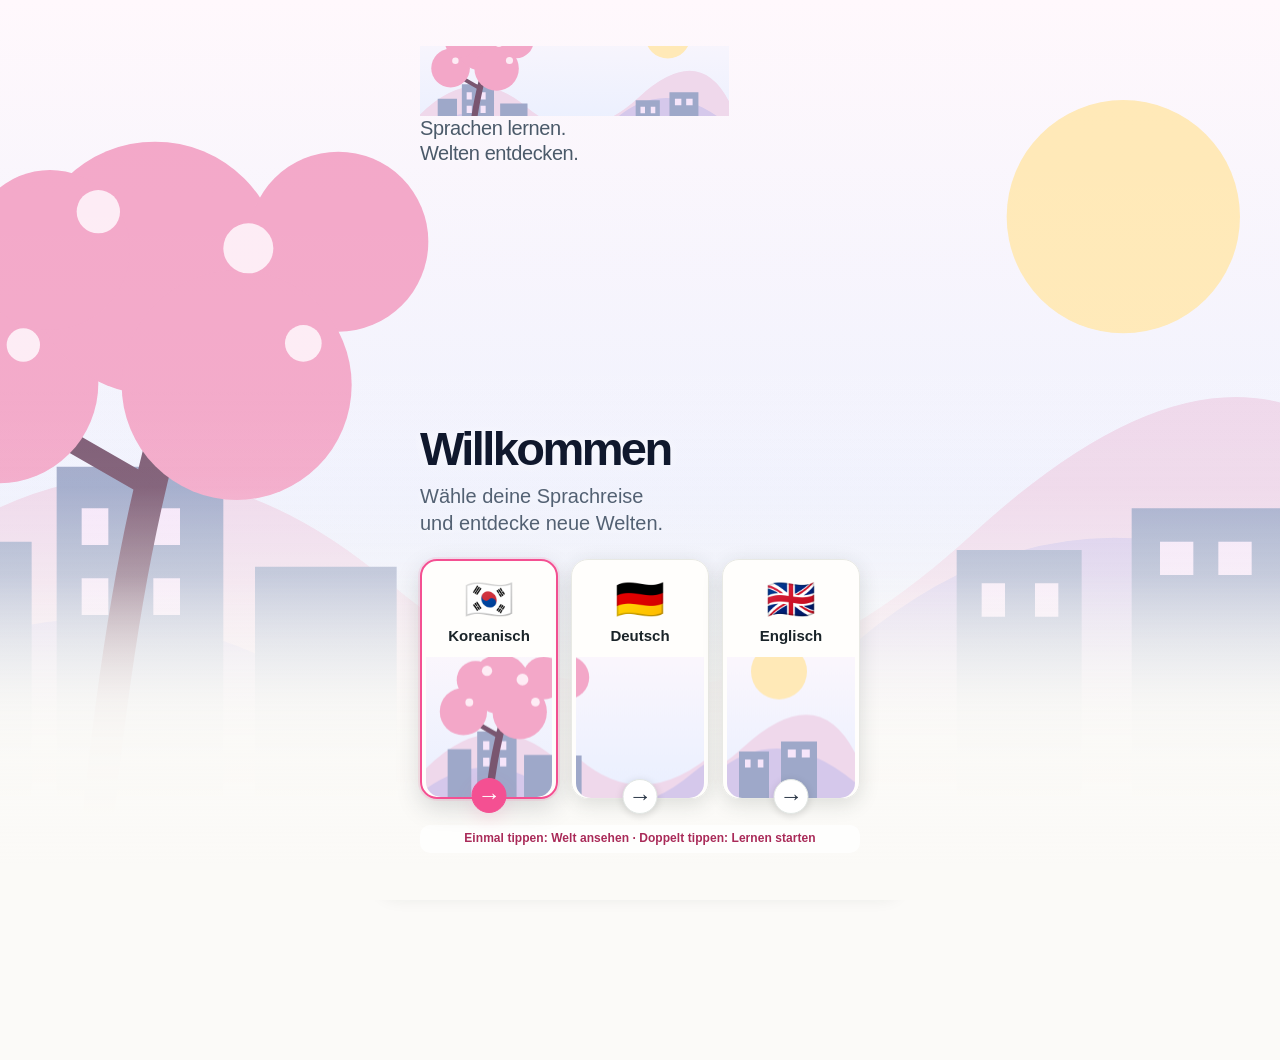
<file: index.html>
<!doctype html><html lang="de" translate="no" class="notranslate"><head><meta name="referrer" content="no-referrer"><script src="privacy-controls-v58.js"></script><link rel="stylesheet" href="privacy-controls-v58.css"><meta name="google" content="notranslate"><meta name="googlebot" content="notranslate"><meta charset="utf-8"><meta name="viewport" content="width=device-width,initial-scale=1,viewport-fit=cover"><meta name="theme-color" content="#1c1729"><meta name="apple-mobile-web-app-capable" content="yes"><title>LinguaWorld · Drei Länder, drei Sprachen</title><link rel="stylesheet" href="pixel-adventure-v17.css"><link rel="manifest" href="manifest.webmanifest"><link rel="icon" href="icon.svg"><style>
:root{font-family:Inter,system-ui,-apple-system,Segoe UI,sans-serif;color:#173345;background:#f5f8fc}*{box-sizing:border-box}body{margin:0}.app{display:flex;min-height:100vh}.side{width:230px;flex-shrink:0;background:linear-gradient(165deg,#103f48,#0e304b);color:white;padding:28px 17px;position:sticky;top:0;height:100vh}.brand{font-weight:850;font-size:23px;margin:8px 8px 32px}.brand small{display:block;font-size:12px;font-weight:400;opacity:.7;margin-top:4px}.nav{display:block;width:100%;text-align:left;background:none;border:0;color:#d2e6e8;padding:14px;border-radius:14px;margin:5px 0;font:inherit;cursor:pointer}.nav.active,.nav:hover{background:#257d7c;color:white}.main{max-width:1200px;width:100%;padding:25px 28px 70px;margin:auto}.hero{background:linear-gradient(115deg,#e5e2fc,#e5f6f3 60%,#ffebef);border-radius:25px;padding:30px;display:flex;justify-content:space-between;align-items:center;gap:20px}.hero h1{font-size:clamp(24px,4vw,38px);margin:0 0 8px}.hero p{margin:0;color:#55697a}.pill{border-radius:50px;padding:9px 15px;background:#fff;color:#107f70;font-weight:800}.stats{display:grid;grid-template-columns:repeat(4,1fr);gap:13px;margin:18px 0}.stat,.panel,.tile{background:white;border:1px solid #e5edf2;border-radius:20px;padding:20px;box-shadow:0 7px 25px #17334509}.stat strong{display:block;font-size:25px;color:#0d766e}.stat span,.muted{color:#748595;font-size:13px}.section{display:flex;align-items:center;justify-content:space-between;margin:25px 0 13px}.section h2{margin:0;font-size:21px}.grid{display:grid;grid-template-columns:repeat(3,1fr);gap:14px}.tile{cursor:pointer;text-align:left;font:inherit;transition:transform .15s,border-color .15s}.tile:hover{transform:translateY(-2px);border-color:#36b5a1}.emoji{font-size:30px;display:block;margin-bottom:15px}.tile strong{display:block;font-size:17px;margin-bottom:7px}.tile small{color:#748595}.bar{height:8px;background:#e7edf3;border-radius:12px;overflow:hidden;margin-top:14px}.bar div{height:100%;background:linear-gradient(90deg,#23c69b,#42a8d6);border-radius:12px}.actions{display:flex;gap:10px;flex-wrap:wrap}.btn{border:0;background:#138d7e;color:white;border-radius:12px;padding:12px 18px;font-weight:750;cursor:pointer;font:inherit}.btn.secondary{background:#e9f5f3;color:#11796e}.btn:disabled{opacity:.45;cursor:default}.panel{margin-top:14px}.levels{display:flex;gap:10px;margin:18px 0}.level{border:1px solid #cce4e2;background:white;border-radius:14px;padding:12px 25px;cursor:pointer;font-weight:800}.level.active{background:#138d7e;color:white}.question{font-size:24px;font-weight:800;margin:22px 0}.options{display:grid;gap:10px}.option{background:#f7fafc;border:2px solid #e7edf1;border-radius:13px;padding:15px;text-align:left;font:inherit;cursor:pointer}.option.correct{border-color:#20ad83;background:#e5f9f1}.option.wrong{border-color:#e87582;background:#fff0f1}.flash{min-height:230px;display:flex;align-items:center;justify-content:center;flex-direction:column;text-align:center;background:linear-gradient(135deg,#e5f6f1,#e7edff);border-radius:20px;cursor:pointer;padding:25px;margin:20px 0}.flash strong{font-size:30px}.flash span{color:#748595;margin-bottom:15px}.notice{padding:14px;background:#e6f7ef;border-radius:12px;margin:14px 0}.lessonrow{display:flex;justify-content:space-between;gap:15px;align-items:center;padding:15px 0;border-bottom:1px solid #e8edf1}.lessonrow:last-child{border:0}.vocab{display:grid;grid-template-columns:1fr 1fr;gap:10px}.vocab div{padding:13px;border-radius:12px;background:#f4f8fa}.vocab b{display:block}.vocab small{color:#667d89}.bottom{display:none}.tiny{font-size:12px;color:#748595}.switch{display:flex;align-items:center;gap:8px}.hidden{display:none!important}input[type=number]{padding:12px;border:1px solid #d9e4e9;border-radius:10px;width:120px;font-size:18px}button:focus-visible{outline:3px solid #f4b34b;outline-offset:2px}@media(max-width:850px){.side{display:none}.main{padding:14px 14px 95px}.stats{grid-template-columns:repeat(2,1fr)}.grid{grid-template-columns:repeat(2,1fr)}.bottom{position:fixed;bottom:0;left:0;right:0;display:flex;justify-content:space-around;background:#103f48;padding:10px 4px calc(10px + env(safe-area-inset-bottom));z-index:10}.bottom button{color:#fff;background:none;border:0;font-size:11px;padding:7px}.bottom button span{display:block;font-size:20px}.hero{padding:23px}.vocab{grid-template-columns:1fr}}@media(max-width:440px){.grid{grid-template-columns:1fr 1fr}.tile{padding:14px}.tile strong{font-size:14px}.stats{gap:8px}.stat{padding:14px}.hero h1{font-size:25px}}
.reward-strip{display:flex;gap:10px;flex-wrap:wrap;margin:18px 0}.reward-chip{background:#fff;border:1px solid #d7e9e8;border-radius:15px;padding:12px 16px;font-weight:750}.reward-chip small{display:block;color:#64808b;font-weight:500}.xp-track{height:9px;background:#e1e9f0;border-radius:20px;overflow:hidden;margin-top:8px}.xp-track>div{height:100%;background:linear-gradient(90deg,#20ba94,#68dbbb);transition:width .55s}.celebrate{animation:pop .42s ease}.toast-xp{position:fixed;top:22px;right:22px;background:#0b8f78;color:#fff;border-radius:18px;padding:16px 23px;font-weight:800;box-shadow:0 15px 35px #093f3a44;z-index:999;animation:floatIn .35s ease}.clip-card{background:linear-gradient(140deg,#103f48,#1d6475);color:#fff;border-radius:24px;padding:24px;margin:16px 0;min-height:220px;position:relative;overflow:hidden}.clip-card:before{content:'✦';font-size:150px;color:#ffffff13;position:absolute;right:12px;top:-30px}.clip-person{font-size:55px;animation:bob 2s ease-in-out infinite}.clip-line{font-size:22px;font-weight:800;position:relative}.clip-de{color:#c5e9e7;font-size:16px;margin-top:8px;position:relative}.clip-progress{display:flex;gap:5px;margin-top:20px}.clip-progress span{height:5px;flex:1;border-radius:9px;background:#ffffff40}.clip-progress span.active{background:#65ebc5}.badge-grid{display:grid;grid-template-columns:repeat(auto-fit,minmax(155px,1fr));gap:12px}.achievement{background:#fff;border:1px solid #deebef;border-radius:17px;padding:18px;text-align:center}.achievement.locked{opacity:.48;filter:grayscale(1)}.achievement .emoji{font-size:33px}.btn:active,.option:active,.tile:active{transform:scale(.97)}@keyframes pop{0%{transform:scale(.9)}65%{transform:scale(1.05)}100%{transform:scale(1)}}@keyframes floatIn{from{opacity:0;transform:translateY(-20px)}to{opacity:1;transform:translateY(0)}}@keyframes bob{50%{transform:translateY(-7px)}}@media(prefers-reduced-motion:reduce){*,*:before,*:after{animation:none!important;transition:none!important}}
:root{--ink:#192d39;--mint:#0da98a;--muted:#71818d;font-family:Inter,ui-sans-serif,system-ui,-apple-system,'Segoe UI',sans-serif;color:var(--ink);background:#f6f8fa}body{background:#f6f8fa}.side{background:#102c34;border-right:1px solid #ffffff12;width:250px;padding:31px 17px}.brand{letter-spacing:-.7px;font-size:22px}.nav{border-radius:12px;margin:3px 0;font-size:14px;transition:background .2s}.nav.active,.nav:hover{background:#ffffff19;color:#b5f7df}.main{max-width:1240px;padding:38px 44px 85px}.hero{background:linear-gradient(115deg,#e5f8f2,#f1f5ff 58%,#f8edf3);border:1px solid #e0ebe9;border-radius:26px;min-height:178px}.hero h1{letter-spacing:-1.4px}.stat,.panel,.tile,.reward-chip,.achievement{box-shadow:0 8px 28px #1c3d4a06;border:1px solid #e7ecef}.tile{border-radius:18px}.btn{border-radius:12px;font-weight:750;transition:transform .18s,background .18s}.btn:hover{filter:brightness(.96)}.section h2{letter-spacing:-.5px}
.feed-header{display:flex;align-items:end;justify-content:space-between;gap:20px;margin:0 0 20px}.feed-header h1{font-size:clamp(29px,4vw,44px);letter-spacing:-1.8px;margin:5px 0}.feed-header p{color:#7b8a92;margin:0;font-size:14px}.eyebrow{font-size:10px;letter-spacing:2.3px;font-weight:850;color:#0c9e81}.feed-spark{color:#17b99b}.feed-filter{display:flex;gap:7px;flex-wrap:wrap}.feed-filter button{border:1px solid #e1e9e9;background:white;border-radius:100px;padding:11px 16px;font-weight:750;color:#536a70;cursor:pointer}.feed-filter button.selected{background:#173b3e;color:white;border-color:#173b3e}.feed-shell{display:flex;gap:15px;justify-content:center;align-items:center}.feed-scroll{height:min(710px,calc(100dvh - 230px));min-height:450px;max-width:480px;width:100%;border-radius:26px;overflow-y:auto;overscroll-behavior:contain;scroll-snap-type:y mandatory;scrollbar-width:none;background:#103a3f;box-shadow:0 26px 65px #143b4930}.feed-scroll::-webkit-scrollbar{display:none}.reel{position:relative;isolation:isolate;scroll-snap-align:start;scroll-snap-stop:always;height:100%;min-height:100%;background:radial-gradient(circle at 25% 24%,#ffffff15,transparent 38%),var(--reel-bg);color:white;display:flex;flex-direction:column;overflow:hidden;padding:26px}.reel:after{content:'';position:absolute;z-index:-1;width:320px;height:320px;border:1px solid #ffffff1c;border-radius:50%;left:50%;top:42%;transform:translate(-50%,-50%);box-shadow:0 0 0 56px #ffffff07,0 0 0 112px #ffffff04}.reel-grain{position:absolute;inset:0;background:linear-gradient(165deg,#ffffff0c,transparent 40%,#00000022);pointer-events:none}.reel-top{display:flex;align-items:center;justify-content:space-between;position:relative;z-index:1}.reel-tag{font-size:10px;font-weight:800;letter-spacing:1.8px;color:#d4e7e5}.reel-dot{display:inline-block;width:4px;height:4px;border-radius:50%;background:#74f2ce;margin:0 8px;vertical-align:middle}.reel-mark{font-size:21px;font-weight:900;letter-spacing:-2px;color:#a1ffe1}.reel-center{position:relative;z-index:1;flex:1;display:flex;align-items:center;justify-content:center;flex-direction:column;text-align:center;padding:10px 44px 45px 0}.reel-orbit{width:118px;height:118px;border-radius:50%;border:1px solid #ffffff38;display:grid;place-items:center;margin-bottom:31px;background:#ffffff10;box-shadow:inset 0 0 30px #ffffff0a;animation:orbitfloat 4s ease-in-out infinite}.reel-icon{font-size:55px;color:#b8ffe5;font-weight:200}.reel-caption{font-size:10px;letter-spacing:2.4px;color:#bbd8d6;font-weight:750}.reel-center h2{font-size:clamp(31px,4.1vw,51px);letter-spacing:-1.4px;line-height:1.12;overflow-wrap:anywhere;margin:20px 0 18px;max-width:100%;font-weight:850}.reel-rule{width:37px;height:3px;background:#6af2cb;border-radius:10px}.reel-translation{font-size:19px;color:#e1efec;line-height:1.4;margin:20px 0 25px;max-width:300px}.reel-audio{border:1px solid #ffffff4a;border-radius:100px;background:#ffffff1b;color:#fff;font-weight:700;padding:12px 19px;cursor:pointer;backdrop-filter:blur(8px)}.reel-audio span{font-size:19px;margin-right:8px}.reel-actions{position:absolute;right:18px;top:53%;transform:translateY(-22%);display:grid;gap:19px;z-index:3}.reel-actions button{background:none;border:0;color:white;cursor:pointer;display:grid;justify-items:center;gap:5px}.reel-actions button span{font-size:28px;display:grid;place-items:center;width:48px;height:48px;background:#ffffff1c;border:1px solid #ffffff20;border-radius:50%;backdrop-filter:blur(9px);transition:transform .2s,background .2s}.reel-actions button:active span{transform:scale(1.2)}.reel-actions button.is-active span{background:#22b794;color:#fff}.reel-actions small{font-size:10px;font-weight:750;color:#e5efef}.reel-footer{position:relative;z-index:1;display:flex;justify-content:space-between;align-items:center;font-size:11px;color:#d1e3e0;letter-spacing:.3px}.reel-dashes{display:flex;gap:4px}.reel-dashes span{width:12px;height:3px;border-radius:10px;background:#ffffff55}.reel-dashes span:first-child{background:#6af2cb}.feed-side-controls{display:flex;flex-direction:column;gap:12px;align-items:center}.feed-side-controls button{background:#fff;border:1px solid #e1e9eb;width:45px;height:45px;border-radius:50%;font-size:20px;cursor:pointer;color:#1b4c4c;box-shadow:0 4px 15px #00000008}.feed-side-controls span{font-size:12px;color:#74838a;font-weight:700}.feed-under{max-width:480px;margin:16px auto;display:flex;justify-content:space-between;align-items:center;gap:12px;color:#78908b;font-size:12px}.feed-empty{padding:50px 30px;text-align:center;color:#fff}.feed-empty>div{font-size:60px}.feed-empty p{color:#d0e1e0}@keyframes orbitfloat{50%{transform:translateY(-10px) rotate(12deg)}}@media(max-width:850px){.main{padding:22px 16px 105px}.feed-header{align-items:start;flex-direction:column}.feed-header h1{font-size:32px}.feed-shell{gap:0}.feed-scroll{height:calc(100dvh - 275px);min-height:460px;max-width:520px;border-radius:21px}.feed-side-controls{display:none}.reel{padding:22px}.reel-center{padding-left:0;padding-right:42px}.reel-center h2{font-size:clamp(30px,7vw,43px)}.reel-orbit{width:100px;height:100px;margin-bottom:24px}.reel-actions{right:10px}.feed-under{font-size:11px}.bottom{background:#102c34}}@media(max-width:440px){.feed-scroll{height:calc(100dvh - 280px);min-height:410px}.feed-filter button{padding:9px 13px}.reel-center h2{font-size:clamp(27px,7.4vw,39px)}.reel-translation{font-size:17px}.reel-actions button span{width:42px;height:42px;font-size:24px}}@media(prefers-reduced-motion:reduce){.reel-orbit{animation:none}}
.feed-topics{display:flex;gap:8px;overflow-x:auto;padding:3px 0 15px;scrollbar-width:none}.feed-topics button{white-space:nowrap;border:1px solid #dfe7e9;background:#fff;border-radius:50px;padding:9px 14px;font-size:12px;color:#4d6570;cursor:pointer;font-weight:700}.feed-topics button.on{background:#12a98b;border-color:#12a98b;color:#fff}@media(max-width:850px){.feed-scroll{height:calc(100dvh - 320px)}}

:root{color-scheme:dark;--ink:#f5f0fa;--muted:#b5aabd;--mint:#f8d779;background:#1b1626!important}body{background:#1b1626!important;color:#f5f0fa!important}.app{background:#1b1626}.side{background:#211b2f!important;border-right:1px solid #40354e!important}.brand{color:#f8eafa}.main{max-width:1050px!important;padding:40px 44px 110px!important}.nav-group-label{font-size:10px;letter-spacing:2px;color:#9585a9;margin:23px 12px 12px;font-weight:800}.nav{color:#c6bcd1!important}.nav.active{background:#473852!important;color:#ffdd7d!important}.bottom{background:#241d31!important;border-top:1px solid #443750!important;box-shadow:none!important}.bottom button{color:#a99bb8!important}.bottom button.current{color:#ffe088!important}.bottom button span{font-size:24px!important}.main h1,.main h2,.main h3,.main strong,.main b{color:#f7f0fa}.main .muted,.main p{color:#c0b4ca}.panel,.tile,.stat,.reward-chip,.achievement{background:#2a2237!important;border:1px solid #50405d!important;color:#f4ebfa!important;box-shadow:none!important}.tile small,.stat span,.reward-chip small{color:#b8a8c6!important}.btn{background:#f5d575!important;color:#281e32!important}.btn.secondary{background:#3b304a!important;color:#f5ebf8!important;border:1px solid #5d4a6a!important}.levels .level{background:#2d243c;color:#c8b9d0;border:1px solid #584765}.levels .level.active{background:#f6d575;color:#281e32}.flash{background:linear-gradient(135deg,#40324d,#30263f);color:white}.flash strong{color:#fff}.vocab>div{border-color:#55445f}.notice{background:#352a42;color:#f3e8f8}.feed-header h1,.feed-header p{color:#f7effa}.feed-filter button,.feed-topics button{background:#30263d;color:#e0d2e8;border:1px solid #584768}.feed-filter button.selected,.feed-topics button.on{background:#f6d575;color:#2b2032;border-color:#f6d575}.feed-scroll{box-shadow:0 24px 60px #0d081b88}.feed-side-controls button{background:#392e47;color:#f6e9fb;border-color:#584666}.feed-under{color:#c1b3cd}.eyebrow{color:#f7d779!important}.welcome{max-width:610px;margin:auto;text-align:center;padding:10px 0 15px}.welcome-top{display:flex;align-items:center;justify-content:space-between}.streak-pill{color:#ffbc76;background:#34283d;padding:9px 14px;border-radius:30px;font-weight:800}.welcome h1{font-size:clamp(36px,6vw,56px);letter-spacing:-2px;margin:32px 0 5px}.greeting-star{color:#f6d575}.welcome>p{color:#bfb1cb;font-size:15px}.mascot{height:210px;display:flex;align-items:center;justify-content:center;flex-direction:column;position:relative}.mascot-ears{font-size:170px;line-height:1;color:#fa9eb5;text-shadow:0 8px 38px #fb9db63b;animation:bob 3s ease-in-out infinite}.mascot-face{position:absolute;top:84px;font-size:36px;color:#261a30;font-weight:900}.mascot-caption{position:absolute;bottom:4px;color:#c9b6d2;font-size:12px}.primary-cta{background:#f9d878;border:0;border-radius:60px;width:100%;padding:19px 25px;color:#241a2d;font-weight:850;font-size:17px;cursor:pointer;display:flex;justify-content:center;gap:25px;align-items:center}.primary-cta span{font-size:24px}.quick-stats{display:grid;grid-template-columns:repeat(3,1fr);gap:12px;max-width:610px;margin:25px auto 35px}.quick-stats>div{border:1px solid #55455f;border-radius:18px;padding:17px 10px;text-align:center;background:#272031}.quick-stats b{font-size:24px;display:block}.quick-stats span{font-size:11px;color:#b5a5c4}.section-title{font-size:23px;letter-spacing:-.7px;margin:30px 0 15px}.section-title span{color:#f9d878}.home-cards{display:grid;gap:12px}.home-cards button{width:100%;background:#292135;border:1px solid #594866;border-radius:20px;padding:20px 22px;color:#f6ecfa;display:flex;align-items:center;gap:18px;text-align:left;cursor:pointer}.home-cards button:hover{background:#342940}.home-card-icon{width:51px;height:51px;display:grid;place-items:center;border-radius:14px;background:#41334e;color:#f6d575;font-size:27px}.home-cards button>span:nth-child(2){display:grid;gap:5px;flex:1}.home-cards b{font-size:16px}.home-cards small{color:#b6a8c1;font-size:12px}.home-cards em{font-size:29px;color:#ab98bb;font-style:normal}.home-links{display:grid;grid-template-columns:repeat(4,1fr);gap:10px;margin:20px 0}.home-links button{background:#34293f;border:1px solid #584566;border-radius:12px;color:#dcd0e5;padding:13px 5px;cursor:pointer}.media-page{max-width:850px;margin:auto}.media-page h1{font-size:38px;letter-spacing:-1.5px;margin:12px 0}.media-tabs{display:flex;gap:10px;overflow:auto;padding:20px 0}.media-tabs button{flex:1;min-width:190px;background:#31263f;border:1px solid #5b4968;color:#ded0e8;padding:14px;border-radius:14px;text-align:left;cursor:pointer;font-weight:750}.media-tabs button.active{border-color:#f7d778;background:#46364a;color:#ffe39b}.video-frame{aspect-ratio:16/9;background:#000;border-radius:20px;overflow:hidden;border:1px solid #51415f}.video-frame iframe{width:100%;height:100%;border:0}.video-info{display:flex;justify-content:space-between;gap:20px;align-items:center;margin:18px 0 32px}.video-info h2{font-size:22px;margin:7px 0}.video-info a{white-space:nowrap;color:#f8d778;border:1px solid #6a546d;border-radius:12px;padding:12px;text-decoration:none}.clip-list-heading{margin:15px 0;display:flex;align-items:baseline;justify-content:space-between;gap:12px}.clip-list-heading small{color:#a99bb8}.media-phrases{display:grid;gap:11px}.media-phrase{display:flex;align-items:center;gap:15px;border:1px solid #5b4768;background:#30253d;border-radius:18px;padding:20px;cursor:pointer}.media-phrase.chosen{border-color:#f7d778;background:#413147}.phrase-number{color:#f8d878;font-weight:900}.media-phrase>div:nth-child(2){flex:1}.media-phrase b{font-size:17px}.media-phrase p{font-size:14px;margin:8px 0 0;color:#c5b7ce}.media-phrase button{border:1px solid #64516e;border-radius:50%;background:#4a3b58;color:#f9d778;width:42px;height:42px;font-size:23px;cursor:pointer}.media-disclaimer{font-size:12px;color:#a99ab7;line-height:1.5;margin:22px 0}@media(max-width:850px){.main{padding:25px 18px 110px!important}.welcome h1{margin-top:23px}.mascot{height:180px}.mascot-ears{font-size:145px}.mascot-face{top:72px;font-size:30px}.home-links{grid-template-columns:repeat(2,1fr)}.clip-list-heading{display:block}.video-info{display:block}.video-info a{display:inline-block;margin-top:10px}.bottom{padding-bottom:env(safe-area-inset-bottom)}}@media(prefers-reduced-motion:reduce){.mascot-ears{animation:none}}

.video-preview{position:relative;isolation:isolate;display:flex;align-items:end;min-height:260px;background:linear-gradient(130deg,#1c1829,#382a4a);overflow:hidden}.video-preview>img{position:absolute;inset:0;width:100%;height:100%;object-fit:cover;opacity:.65;z-index:-2}.video-preview-shade{position:absolute;inset:0;background:linear-gradient(0deg,#0b0912 2%,#0b0912aa 45%,#0b091230);z-index:-1}.video-preview-content{padding:26px 30px;width:100%}.video-preview-kicker{font-size:11px;letter-spacing:2px;color:#ffdc84;font-weight:800}.video-preview-content h2{color:#fff;font-size:clamp(19px,3vw,27px);margin:10px 0}.video-preview-content p{color:#d8cfe0;font-size:13px}.video-open{display:inline-flex;align-items:center;gap:8px;background:#f8d779;color:#241c2c!important;padding:13px 19px;border-radius:12px;text-decoration:none;font-weight:850;margin-top:12px}.video-help{font-size:12px;color:#bdadc9;margin:12px 0 18px;line-height:1.6}.media-tabs button{min-width:155px;font-size:13px}.media-page .video-info{margin-top:15px}@media(max-width:650px){.video-preview{min-height:230px}.video-preview-content{padding:20px}.media-tabs{padding:12px 0}.media-page h1{font-size:31px}.media-page .video-info h2{font-size:19px}}
.inapp-player{position:relative;aspect-ratio:16/9;background:#08070b;border:1px solid #5b4866;border-radius:18px;overflow:hidden}.inapp-player iframe{display:block;width:100%;height:100%;border:0}.embed-note{background:#2b2237;border:1px solid #554461;border-radius:15px;padding:14px 18px;margin:12px 0 18px;color:#ebdef3;font-size:13px;line-height:1.5}.embed-note strong{color:#f8d779}.embed-note p{margin:6px 0 0;color:#c8b9d2}@media(max-width:650px){.embed-note{font-size:12px}}

/* Social-first redesign: mobile app shell, gradient story rings, simplified four-tab navigation */
:root{--ig-bg:#120f1c;--ig-card:#211b2d;--ig-border:#3a3048;--ig-text:#faf7ff;--ig-sub:#b6aabe;--ig-accent:#ffcc83;color-scheme:dark}html,body,.app{background:var(--ig-bg)!important;color:var(--ig-text)!important}.side{background:#171320!important;border-color:#34293e!important}.brand{font-size:22px;letter-spacing:-1px}.main{max-width:920px!important}.nav.active{background:#39243f!important;color:#ffc4e4!important}.bottom{background:#191420!important;border-top:1px solid #352b40!important;backdrop-filter:blur(22px)}.bottom button.current{color:#ffc1d8!important}.bottom button span{font-size:27px!important}.welcome{background:linear-gradient(155deg,#261b34,#1b1627 58%,#302033);border:1px solid #46334e;border-radius:30px;padding:26px 23px 27px;max-width:750px}.welcome h1{font-size:clamp(32px,5vw,50px)}.welcome>p{color:#c9b7ce}.welcome .primary-cta{background:linear-gradient(100deg,#ffd584,#ffb6b4);box-shadow:0 8px 26px #ffb7aa22}.insta-stories{display:flex;gap:18px;overflow-x:auto;scrollbar-width:none;padding:7px 0 24px;justify-content:flex-start}.insta-stories button{border:0;background:none;color:#f7eff9;min-width:73px;display:grid;justify-items:center;gap:8px;cursor:pointer}.insta-stories button span{width:65px;height:65px;border-radius:50%;background:linear-gradient(135deg,#f8d17e,#f59dbf,#a981ff);border:3px solid #171320;outline:2px solid #f5a4b6;display:grid;place-items:center;color:#24152e;font-size:20px;font-weight:900}.insta-stories button small{font-size:11px;color:#bcb0c6}.quick-stats>div,.home-cards button,.media-phrase,.tile,.panel,.achievement,.reward-chip{background:var(--ig-card)!important;border:1px solid var(--ig-border)!important}.home-cards button:hover{border-color:#edb5ca}.home-card-icon{background:#3c2b46;color:#ffbed2}.section-title span,.eyebrow{color:#ffb6ce!important}.six-levels{display:flex;gap:8px;overflow:auto;scrollbar-width:none;padding:8px 0 15px}.six-levels .level{min-width:64px;flex-shrink:0}.six-levels .level.active{background:linear-gradient(120deg,#ffd385,#ffb4bd);color:#241526;border:0}.feed-filter{max-width:100%;overflow-x:auto;flex-wrap:nowrap}.feed-filter button{flex-shrink:0}.feed-filter button.selected,.feed-topics button.on{background:linear-gradient(100deg,#ffd385,#ffb5b7);color:#241526;border-color:transparent}.reel{background:radial-gradient(circle at 28% 27%,#ffffff18,transparent 42%),linear-gradient(145deg,#33203d,#1c213e)!important}.reel-tag{color:#ffd5e4}.reel-rule{background:#ffb8cc}.reel-orbit{background:#ffb6d019}.reel-icon{color:#ffcad7}.reel-audio{background:#ffffff21}.feed-scroll{border:1px solid #594061}.role-page{max-width:780px;margin:auto}.role-page h1{font-size:clamp(30px,5vw,44px);letter-spacing:-1.5px}.role-page h1 span{color:#ffbed4}.role-selector{display:flex;gap:8px;overflow-x:auto;padding:16px 0;scrollbar-width:none}.role-selector button{flex-shrink:0;border:1px solid #514059;background:#261f32;border-radius:30px;color:#d8cadf;padding:11px 16px;cursor:pointer}.role-selector button.active{background:#4c304e;border-color:#ffb9d2;color:#ffe5ee}.role-stage{border-radius:26px;padding:30px 23px;text-align:center;background:radial-gradient(circle at 50% 25%,#7e3f6255,transparent 65%),linear-gradient(145deg,#2e213e,#1a182e);border:1px solid #5c415f;margin:12px 0 25px;min-height:280px}.role-step{color:#ffcfdd;letter-spacing:2px;font-size:11px;font-weight:800}.role-avatar{font-size:55px;margin:16px}.role-speaker{font-size:12px;color:#d6b4c9;font-weight:800}.role-stage h2{font-size:clamp(23px,4vw,31px);line-height:1.3;margin:14px auto;max-width:600px}.role-stage p{color:#d3c4dc}.role-listen{background:#ffffff18;border:1px solid #76546c;color:#fce4ec;border-radius:30px;padding:11px 20px;cursor:pointer}.role-options{display:grid;grid-template-columns:repeat(2,1fr);gap:12px}.role-options button{background:#251e32;border:1px solid #4a3b56;border-radius:16px;padding:20px;text-align:left;color:#f6edfa;cursor:pointer}.role-options button b{display:block;margin-bottom:9px;font-size:16px}.role-options button small{color:#c2b4cd;font-size:13px}.role-options button.right{border-color:#59d9ad;background:#214338}.role-options button.wrong{border-color:#e58b9b;background:#492b3e}.role-feedback{display:flex;align-items:center;justify-content:space-between;gap:14px;margin:18px 0;color:#ffe1a2}.role-feedback .btn{white-space:nowrap}.media-tabs button.active{border-color:#f4a8c6;background:#432b4b;color:#ffdae7}.video-frame{border-color:#564060}@media(max-width:850px){.main{padding:18px 15px 110px!important}.insta-stories{gap:12px}.insta-stories button{min-width:63px}.insta-stories button span{width:57px;height:57px}.welcome{padding:22px 17px}.role-options{grid-template-columns:1fr}.role-stage{min-height:240px}.role-feedback{flex-wrap:wrap}.side{display:none!important}}
.grammar-grid,.dict-list{display:grid;gap:12px;margin-top:20px}.grammar-item,.dict-row{background:#241c30;border:1px solid #53415d;border-radius:17px;padding:20px}.grammar-item h2{margin:10px 0;color:#fff}.grammar-item strong{display:block;color:#ffdb90;margin-top:10px}.grammar-item p{color:#c9b8d2}.dict-search{width:100%;background:#292039;border:1px solid #715782;border-radius:14px;padding:16px;color:white;font-size:16px}.dict-row{display:flex;justify-content:space-between;align-items:center;gap:12px}.dict-row div{display:grid;gap:5px}.dict-row span{color:#bcaecb;font-size:13px}.dict-row button{border:0;border-radius:12px;background:#4b3457;color:#ffe19e;padding:10px 15px;font-size:19px}.grammar-item small{color:#e8c783}
.review-count{display:flex;gap:15px;align-items:center;padding:22px 0}.review-count b{font-size:43px;color:#f9d878}.review-count span{color:#c4b5d0}.review-card,.coach-stage,.coach-answer,.challenge-item{background:#2c2239;border:1px solid #584667;border-radius:24px;padding:25px;margin:15px 0;color:#f7f0fa}.review-card{text-align:center;padding:50px 25px}.review-card h2{font-size:clamp(29px,5vw,44px);word-break:break-word}.review-card p{color:#e0cadb}.path-list,.challenge-grid{display:grid;gap:12px;margin:22px 0}.path-node{display:flex;align-items:center;gap:17px;background:#2c2239;border:1px solid #564565;border-radius:20px;padding:18px;color:white;text-align:left;cursor:pointer}.path-step{width:45px;height:45px;display:grid;place-items:center;background:#513d5d;border-radius:50%;color:#ffe49b;font-weight:900}.path-body{display:grid;gap:7px;flex:1}.path-body small{color:#c3b2cc}.path-arrow{font-size:28px;color:#ffe49b}.path-meter{display:block;height:8px;background:#4c3a58;border-radius:10px;overflow:hidden}.path-meter i{display:block;height:100%;background:linear-gradient(90deg,#ffce73,#f29dbd);border-radius:10px}.coach-stage{text-align:center;padding:35px 20px;background:radial-gradient(circle at 50% 30%,#523a62,#30243d)}.coach-stage h2{font-size:clamp(23px,4vw,34px);line-height:1.3}.coach-avatar{font-size:70px;color:#f7b7c8;margin:22px}.coach-stage p{color:#e3d0e8}.coach-answer h3{font-size:23px;line-height:1.35;overflow-wrap:anywhere}.coach-answer textarea{width:100%;border-radius:14px;background:#1d1727;color:#fff;border:1px solid #765b82;padding:15px;font-size:16px;margin:12px 0}.record-status{color:#d5bfd8;font-size:13px;line-height:1.6;margin-top:15px}.coach-answer audio{max-width:100%;margin-top:15px}.challenge-item{margin:0}.challenge-top{display:flex;justify-content:space-between;gap:12px}.challenge-top span{color:#f9d878;font-weight:800}.challenge-item p{color:#c8b6d0}.challenge-item small{display:block;margin-top:12px;color:#ffe3a0}.video-exercise{padding:20px;background:#30253d;border:1px solid #584668;border-radius:18px;margin:20px 0}.video-exercise button{margin:5px}

/* v11 additions */
.v11-home-actions{display:grid;grid-template-columns:repeat(2,minmax(0,1fr));gap:10px;margin:18px 0}.v11-home-actions button{background:#2b213a;color:#f9e6ff;border:1px solid #5c4868;border-radius:16px;padding:16px;font-weight:750;text-align:left;cursor:pointer}
.v11-tiles{display:grid;grid-template-columns:repeat(2,minmax(0,1fr));gap:12px;margin:22px 0}.v11-tile{display:grid;gap:10px;text-align:left;padding:20px;background:linear-gradient(145deg,#2d233c,#20192b);color:#fff;border:1px solid #5b4769;border-radius:20px;cursor:pointer}.v11-tile>span{font-size:28px}.v11-tile small{color:#c4b4d1;line-height:1.5}.v11-panel{background:#292037;border:1px solid #5c4769;border-radius:20px;padding:22px;margin:18px 0}.v11-gamebar{display:flex;justify-content:space-between;gap:12px;align-items:center;margin:15px 0;color:#fbd68b}.v11-match{display:grid;grid-template-columns:1fr 1fr;gap:10px;margin:20px 0}.v11-match>div{display:grid;gap:10px}.v11-match button,.v11-answers button,.v11-words button{background:#352940;color:#fff;border:1px solid #7d628c;border-radius:13px;padding:14px 10px;min-height:52px;cursor:pointer}.v11-match button.chosen{background:#6c427f;border-color:#ffdb94}.v11-match button:disabled{opacity:.35}.v11-answers{display:grid;gap:10px;margin:20px 0}.v11-slots{min-height:76px;border:1px dashed #987eab;border-radius:15px;padding:12px;display:flex;gap:7px;flex-wrap:wrap;align-items:center;margin:15px 0}.v11-slots span{background:#6b4379;border-radius:10px;padding:9px}.v11-words{display:flex;flex-wrap:wrap;gap:9px;margin:18px 0}.v11-plan{display:grid;gap:12px;margin:20px 0}.v11-plan button{display:grid;grid-template-columns:1fr auto;gap:5px;text-align:left;background:#2c233b;color:white;border:1px solid #5e4b6b;border-radius:17px;padding:19px;cursor:pointer}.v11-plan b,.v11-plan span{grid-column:1}.v11-plan span{color:#c3b4cd;font-size:13px}.v11-plan em{grid-column:2;grid-row:1/3;align-self:center;font-size:24px;color:#ffd98d}.v11-upload{display:block;border:1px dashed #aa82bd;border-radius:14px;padding:16px;margin:14px 0;color:#ffe0a3;cursor:pointer}.v11-upload input{display:block;max-width:100%;margin-top:10px;color:#e7d9f0}.v11-video-placeholder{aspect-ratio:16/9;display:grid;place-items:center;background:#15101d;border-radius:15px;color:#b7a7c6;font-size:22px}.v11-status{display:grid;gap:12px;margin:20px 0}.v11-status article{padding:20px;background:#292037;border:1px solid #604b6d;border-radius:18px}.v11-status b{color:#ffe0a2}.v11-status p{color:#c9bbd1;line-height:1.65}.v11-panel select{display:block;margin:10px 0;padding:12px;border-radius:10px;background:#3c2b4c;color:white;border:1px solid #7d638c}@media(max-width:480px){.v11-tiles{gap:9px}.v11-tile{padding:15px}.v11-match button{font-size:13px}}

.v12-hero{background:linear-gradient(135deg,#3d2259,#28213f 55%,#65404e);border:1px solid #795b86;border-radius:25px;padding:26px;margin:18px 0 26px}.v12-hero h1{font-size:clamp(27px,5vw,43px);margin:10px 0}.v12-hero p{color:#e2d3e9;max-width:650px}.v12-pill{display:inline-block;background:#49375d;border:1px solid #846895;border-radius:40px;padding:8px 13px;margin:7px 8px 0 0;color:#ffda92;font-weight:700}.v12-city{display:grid;grid-template-columns:repeat(auto-fit,minmax(160px,1fr));gap:13px;margin:18px 0}.v12-location,.v12-shop-item{background:#30253f;color:#fff;border:1px solid #58466b;border-radius:20px;padding:19px;display:grid;gap:8px;text-align:left;cursor:pointer}.v12-location span,.v12-shop-item>span{font-size:34px}.v12-location small,.v12-shop-item small{color:#c8b5d4}.v12-location em{font-size:12px;font-style:normal;color:#f9d37e}.v12-scene{background:linear-gradient(155deg,#433059,#261d37);border:1px solid #644f76;border-radius:23px;padding:25px;margin:18px 0}.v12-person{font-size:70px;margin-bottom:10px}.v12-bubble{background:#251b32;padding:19px;border-radius:19px;display:grid;gap:10px;margin-top:15px}.v12-bubble strong{font-size:21px;color:#ffdf95}.v12-bubble span{color:#d6c6df}.v12-bubble button,.v12-incoming button{width:max-content;border:0;background:#634875;color:#fff;padding:8px 15px;border-radius:11px}.v12-answers{display:grid;gap:11px;margin:18px 0}.v12-answer{border:1px solid #5d4a70;border-radius:17px;padding:18px;background:#2f243e;color:white;text-align:left;display:grid;gap:6px;cursor:pointer}.v12-answer strong{font-size:17px}.v12-answer small{color:#d0bedb}.v12-answer.correct{background:#245642;border-color:#54dba0}.v12-answer.wrong{background:#653447;border-color:#e77d9b}.v12-result{padding:15px;border-radius:14px;background:#3d3150;margin:15px 0}.v12-contacts{display:flex;gap:9px;overflow-x:auto;margin:18px 0}.v12-contacts button{background:#352944;color:#fff;border:1px solid #59456b;border-radius:15px;padding:14px;white-space:nowrap}.v12-contacts button.active{border-color:#f5c879}.v12-contacts small{display:block;color:#bfaad0}.v12-chat{background:#261d35;border:1px solid #564268;border-radius:22px;padding:20px;max-width:660px}.v12-chat-head{padding-bottom:16px;border-bottom:1px solid #594568}.v12-incoming,.v12-outgoing{padding:17px;background:#4b375d;border-radius:20px;margin:20px 0;max-width:83%;display:grid;gap:8px}.v12-incoming small{color:#f2d6e7}.v12-outgoing{margin-left:auto;background:#653b65}.v12-kara{background:linear-gradient(140deg,#302142,#53345c);border:1px solid #79588d;border-radius:24px;padding:28px;margin:20px 0}.v12-kara-line{font-size:clamp(23px,4vw,38px);font-weight:800;color:#ffe098;margin:25px 0}.v12-kara-words{display:flex;flex-wrap:wrap;gap:7px;margin:18px 0}.v12-kara-words span{background:#62456b;padding:8px 12px;border-radius:11px}.v12-avatar{font-size:75px}.v12-shop{display:grid;grid-template-columns:repeat(auto-fit,minmax(155px,1fr));gap:13px}.v12-shop-item button{background:#f6d178;color:#332438;border:0;padding:11px;border-radius:11px;font-weight:800}.v12-shop-item button:disabled{opacity:.5}.v12-analytics{display:grid;gap:16px;margin:20px 0}.v12-row{display:flex;justify-content:space-between}.v12-heatmap{display:grid;grid-template-columns:repeat(14,1fr);gap:6px;margin:16px 0}.v12-heatmap span{height:36px;background:#9d74d6;border-radius:7px}

.quiz-translation{display:block!important;margin-top:9px!important;font-size:14px!important;line-height:1.4;color:#e7d5ef!important;font-weight:400!important;opacity:1!important}.v12-reveal{background:#30243e;border:1px solid #6d5579;border-radius:16px;padding:15px;margin:12px 0}.v12-reveal>b{display:block;margin-bottom:12px}.v12-reveal>div{display:grid;gap:3px;padding:10px 0;border-top:1px solid #574465}.v12-reveal span{color:#d3bfdc;font-size:14px}.v12-outgoing small{display:block;color:#f2e0fc;margin-top:8px}

/* v12.2: compact reels, readable long words and no pre-answer translations */
html,body{max-width:100%;overflow-x:hidden}.main{min-width:0;overflow-x:clip}.feed-header{min-width:0}.feed-filter{max-width:100%;min-width:0}.feed-topics{max-width:100%;min-width:0;scrollbar-width:thin}.feed-shell{min-width:0}.feed-scroll{max-width:100%;min-width:0}.reel{min-width:0}.reel-center{min-width:0;justify-content:center;padding:10px 62px 14px 12px;gap:0}.reel-center h2{font-size:clamp(23px,5vw,42px);line-height:1.16;letter-spacing:-.8px;overflow-wrap:anywhere;word-break:normal;hyphens:auto;max-width:100%;margin:15px 0}.reel-orbit{width:74px;height:74px;min-height:74px;margin-bottom:13px}.reel-icon{font-size:36px}.reel-caption{font-size:9px;letter-spacing:1.4px}.reel-actions{right:12px;top:50%;transform:translateY(-22%);gap:12px}.reel-actions button span{width:40px;height:40px;font-size:22px}.reel-actions small{font-size:10px}.reel-reveal{display:grid;place-items:center;align-self:center;max-width:100%;min-height:42px;margin:14px 0 9px;padding:10px 15px;border:1px solid #ffffff65;border-radius:14px;background:#ffffff17;color:#fff;font-size:13px;font-weight:700;cursor:pointer;line-height:1.4}.reel-reveal-text{display:none;font-size:clamp(13px,3.5vw,18px);font-weight:500;overflow-wrap:anywhere}.reel-reveal.revealed .reel-reveal-prompt{display:none}.reel-reveal.revealed .reel-reveal-text{display:block}.reel-audio{font-size:12px;padding:9px 12px;max-width:100%;white-space:normal}.reel-audio span{font-size:14px}.quiz-translation{display:block!important;font-weight:400!important;font-size:13px!important;line-height:1.45!important;color:#dbcce3!important;margin-top:7px!important;white-space:normal!important;overflow-wrap:anywhere}.v12-answer,.role-options button,.option,.v11-answers button{white-space:normal;overflow-wrap:anywhere;min-width:0;text-align:left}.v12-answers,.role-options,.options,.v11-answers{min-width:0;max-width:100%}
@media(max-width:850px){.main{padding:18px 14px calc(90px + env(safe-area-inset-bottom,0px))!important}.feed-header{gap:12px;margin-bottom:10px}.feed-header h1{font-size:clamp(27px,7vw,34px)}.feed-filter{display:flex;flex-wrap:nowrap;overflow-x:auto;padding:4px 0 10px;scrollbar-width:none}.feed-filter button{flex:0 0 auto;padding:10px 14px}.feed-topics{padding-bottom:12px}.feed-scroll{height:clamp(320px,calc(100dvh - 320px),650px);min-height:0;border-radius:22px}.reel{padding:17px 14px 13px}.reel-center{padding:8px 57px 10px 5px}.reel-center h2{font-size:clamp(22px,6.5vw,34px);margin:12px 0;letter-spacing:-.6px}.reel-orbit{width:64px;height:64px;min-height:64px;margin-bottom:10px}.reel-icon{font-size:29px}.reel-reveal{margin:10px 0 7px;min-height:36px;padding:7px 10px}.reel-actions{right:4px;gap:9px}.reel-actions button span{width:37px;height:37px;font-size:20px}.reel-footer{font-size:10px}.reel-tag{font-size:9px;letter-spacing:1px}}
@media(max-width:380px){.feed-scroll{height:clamp(300px,calc(100dvh - 295px),590px)}.reel-center h2{font-size:clamp(20px,6vw,29px)}.reel-center{padding-right:49px}.reel-actions button span{width:33px;height:33px}.reel-caption{font-size:8px;letter-spacing:.8px}.reel-orbit{width:50px;height:50px;min-height:50px}}
@media(max-height:720px) and (max-width:850px){.feed-scroll{height:clamp(285px,calc(100dvh - 275px),520px)}.reel-orbit{width:42px;height:42px;min-height:42px;margin-bottom:6px}.reel-icon{font-size:22px}.reel-center h2{font-size:clamp(19px,5.6vw,29px);margin:8px 0}.reel-caption{font-size:8px}.reel-reveal{margin:7px 0 5px}}

/* Version 13: Instagram-inspired mode stories and clean mobile feed */
:root{--ig-bg:#090c14;--ig-card:#151925;--ig-border:#303343;--ig-text:#f7f7fa}
html,body,.app{background:#090c14!important;color:#f7f7fa!important}
.side{background:#0f121d!important}
.main{max-width:960px!important}
.social-topbar{display:flex;align-items:center;justify-content:space-between;gap:10px;min-height:62px;margin:0 0 9px}
.social-wordmark{font-size:clamp(21px,4vw,29px);font-weight:900;letter-spacing:-1.1px;color:#fff;background:none;border:0;cursor:pointer;padding:6px 0}
.social-wordmark span{color:#fa83bb}
.social-top-actions{display:flex;align-items:center;gap:10px}
.social-top-title{font-size:13px;font-weight:700;color:#d3d1da}
.social-top-actions button{border:0;background:transparent;color:#fff;font-size:25px;cursor:pointer;width:35px;height:40px}
.social-story-scroll{display:flex;align-items:flex-start;gap:16px;overflow-x:auto;overscroll-behavior-x:contain;scrollbar-width:none;padding:9px 2px 14px;scroll-snap-type:x proximity}
.social-story-scroll::-webkit-scrollbar{display:none}
.social-story{flex:0 0 78px;max-width:78px;display:flex;align-items:center;flex-direction:column;gap:7px;border:0;background:none;color:#d6d3df;padding:0;cursor:pointer;scroll-snap-align:center}
.social-story-ring{display:grid;place-items:center;width:72px;height:72px;padding:3px;border-radius:50%;background:linear-gradient(35deg,#ffc44d 4%,#f87549 27%,#ed278d 62%,#9d4fff 100%);transition:transform .15s}
.social-story.active .social-story-ring{background:linear-gradient(35deg,#ffe4a6,var(--story-color),#ee52c4);box-shadow:0 0 0 2px #10131c,0 0 0 4px var(--story-color)}
.social-story:active .social-story-ring{transform:scale(.94)}
.social-story-avatar{display:grid;place-items:center;width:100%;height:100%;background:radial-gradient(circle at 25% 15%,#373247,#1a1c2b 75%);border:3px solid #0b0d16;border-radius:50%;font-size:29px}
.social-story-name{font-size:11px;line-height:1.25;white-space:nowrap;max-width:100%;overflow:hidden;text-overflow:ellipsis}
.social-story-divider{height:1px;background:#262938;margin:4px -4px 22px}
#main{min-width:0}
.bottom{background:#0b0e17!important;border-top:1px solid #2b2e3b!important}
.bottom button.current{color:#fff!important}
.bottom button{color:#b5b3c2!important}
.insta-stories{display:none!important}
.welcome{border:1px solid #373346!important;background:linear-gradient(140deg,#251d38,#171926)!important}
.feed-header{margin-bottom:14px}
.feed-scroll{max-width:560px;background:#171521!important}
.feed-filter,.feed-topics{flex-wrap:nowrap!important;overflow-x:auto!important;scrollbar-width:none}
.feed-filter button,.feed-topics button{flex-shrink:0}
.reel{padding:clamp(12px,3vw,24px)!important}
.reel-word,.reel h2,.reel-word strong{overflow-wrap:anywhere;word-break:normal;hyphens:auto}
@media(max-width:700px){
 .main{padding:12px 12px calc(94px + env(safe-area-inset-bottom))!important;max-width:100%!important;overflow-x:hidden}
 .social-topbar{min-height:48px;margin:0 3px 4px}
 .social-wordmark{font-size:23px}
 .social-story-scroll{gap:11px;padding:8px 0 13px}
 .social-story{flex-basis:68px;max-width:68px}
 .social-story-ring{width:62px;height:62px}
 .social-story-avatar{font-size:25px}
 .social-story-name{font-size:10px}
 .social-story-divider{margin:2px -12px 15px}
 .feed-header h1{font-size:27px!important}
 .feed-scroll{height:calc(100dvh - 335px)!important;min-height:310px!important;width:100%;max-width:100%;border-radius:17px!important}
 .reel{min-height:100%;height:100%;padding:15px!important}
 .reel-center{min-height:0!important;flex:1}
 .reel-word{font-size:clamp(22px,6vw,38px)!important;line-height:1.18!important;max-width:100%;overflow-wrap:anywhere}
 .reel-actions{gap:10px!important}
 .reel-actions button{max-width:64px}
 .reel-translation{font-size:13px!important}
 .feed-shell{gap:0!important}
 .v12-scene,.v12-hero{padding:17px!important}
 .v12-bubble strong{font-size:clamp(16px,4.7vw,21px)!important;overflow-wrap:anywhere}
}


.wj-page{max-width:740px;margin:auto;display:grid;gap:14px}
.wj-profile{display:flex;align-items:center;gap:13px;background:#171925;border:1px solid #323646;padding:15px;border-radius:19px}
.wj-portrait{position:relative;display:grid;place-items:center;width:58px;height:58px;border-radius:50%;background:linear-gradient(135deg,#fbaf65,#e14b99,#7954ff);font-size:30px;flex:none}
.wj-online-dot{position:absolute;right:2px;bottom:2px;width:13px;height:13px;background:#50d9a2;border:2px solid #171925;border-radius:50%}
.wj-name{font-size:22px;font-weight:850}.wj-name span{color:#ffb6d7}.wj-profile p{margin:4px 0 0;font-size:12px;color:#bcbac9}
.wj-reset{margin-left:auto;border:1px solid #4d465b;border-radius:12px;background:#282437;color:white;padding:9px 13px;font-size:22px}
.wj-disclaimer{font-size:12px;line-height:1.5;color:#bfc1cf;padding:0 4px}
.wj-scene-tabs,.wj-suggestions{display:flex;gap:8px;overflow-x:auto;scrollbar-width:none;padding:3px 0}
.wj-scene-tabs button,.wj-suggestions button{flex:none;border:1px solid #4a435c;border-radius:100px;background:#211e30;color:#f4edf9;padding:10px 13px;font-size:12px}
.wj-scene-tabs button.active{border-color:#e96aab;background:#482844}
.wj-chat{display:flex;flex-direction:column;gap:14px;min-height:320px;max-height:min(53vh,560px);overflow-y:auto;background:#11131d;border:1px solid #282b39;border-radius:19px;padding:15px;scrollbar-width:thin}
.wj-message{display:flex;align-items:end;gap:8px;max-width:90%}.wj-message.mine{align-self:flex-end}.wj-message.theirs{align-self:flex-start}
.wj-avatar-mini{display:grid;place-items:center;flex:none;width:29px;height:29px;border-radius:50%;background:#613c63;color:white;font-size:10px;font-weight:800}
.wj-bubble{background:#2b2639;border-radius:17px 17px 17px 4px;padding:12px 14px;min-width:0}
.wj-message.mine .wj-bubble{background:linear-gradient(135deg,#bb3f95,#6743ba);border-radius:17px 17px 4px 17px}
.wj-korean{font-size:15px;font-weight:700;line-height:1.5;overflow-wrap:anywhere}.wj-de{font-size:13px;line-height:1.55;color:#e0d5e6;margin-top:7px}
.wj-audio{margin-top:9px;background:#514064;color:#fff;border:0;border-radius:9px;padding:7px 10px;font-size:12px}
.wj-typing{font-size:12px;color:#bcaecb}
.wj-compose{display:flex;gap:8px;background:#1b1c2a;border:1px solid #4b4359;border-radius:18px;padding:7px}
.wj-compose input{flex:1;min-width:0;background:transparent;border:0;color:white;padding:10px;font-size:15px;outline:0}
.wj-compose button{border:0;border-radius:12px;background:#e64a9b;color:white;font-size:22px;padding:0 17px}
.wj-details{background:#1b1d29;border:1px solid #333747;border-radius:15px;padding:14px;font-size:12px;color:#c8c5d3;line-height:1.6}
.wj-details summary{cursor:pointer;font-weight:700;color:#f2d5e6}.wj-details code{color:#ffe0a0}
@media(max-width:700px){.wj-chat{min-height:260px;max-height:48dvh}.wj-message{max-width:95%}.wj-profile{padding:11px}.wj-portrait{width:48px;height:48px;font-size:25px}.wj-name{font-size:20px}}

.wj-portrait{overflow:visible!important;background:#1b1d29!important;border:2px solid #9a67c6!important;animation:wjFloat 4s ease-in-out infinite}
.wj-portrait>img{width:100%;height:100%;object-fit:cover;border-radius:50%;display:block}
.wj-avatar-mini{overflow:hidden;background:#242131!important;padding:0!important}
.wj-avatar-mini img{width:100%;height:100%;object-fit:cover}
.wj-character-stage{display:grid;grid-template-columns:minmax(110px,38%) 1fr;gap:12px;min-height:200px;overflow:hidden;border:1px solid #493854;border-radius:20px;background:linear-gradient(115deg,#101625,#251d37 60%,#151827);box-shadow:0 15px 40px #0005}
.wj-stage-portrait{overflow:hidden;min-height:205px;position:relative}
.wj-stage-portrait:after{content:'';position:absolute;inset:0;background:linear-gradient(90deg,transparent 65%,#241d35 100%);pointer-events:none}
.wj-stage-portrait img{width:100%;height:100%;min-height:205px;object-fit:cover;object-position:center 22%;filter:contrast(1.07) saturate(.82);animation:wjBreathe 5s ease-in-out infinite}
.wj-stage-copy{padding:24px 12px 15px 0;display:flex;flex-direction:column;justify-content:center;gap:12px;min-width:0}
.wj-stage-eyebrow{font-size:10px;letter-spacing:1.5px;color:#ba9fcf;font-weight:800}
.wj-stage-copy strong{font-size:clamp(20px,3.2vw,30px);line-height:1.1;color:#f8f4ff}
.wj-stage-copy>span:nth-of-type(2){color:#d5c9dd;font-size:13px}
.wj-stage-moods{display:flex;gap:6px;flex-wrap:wrap}
.wj-stage-moods button{font-size:11px;color:#f9e6ff;background:#3b2a4b;border:1px solid #705180;border-radius:12px;padding:8px 10px;cursor:pointer}
.wj-status{font-size:12px;color:#a4d8bd;padding:0 4px}
.wj-check{display:block;margin-top:10px;background:#473457;color:#fff;border:1px solid #71548b;border-radius:10px;padding:10px 12px}
.wj-message.theirs .wj-bubble{animation:wjPop .3s cubic-bezier(.2,.9,.2,1) both}
.wj-typing:after{content:'•••';letter-spacing:4px;animation:wjBlink 1s infinite}
@keyframes wjFloat{50%{transform:translateY(-3px)}}
@keyframes wjBreathe{50%{transform:scale(1.045) translateY(3px)}}
@keyframes wjPop{from{opacity:0;transform:translateY(9px) scale(.97)}to{opacity:1;transform:translateY(0) scale(1)}}
@keyframes wjBlink{50%{opacity:.25}}
@media(max-width:460px){.wj-character-stage{grid-template-columns:38% 1fr;min-height:170px}.wj-stage-portrait,.wj-stage-portrait img{min-height:180px}.wj-stage-copy{padding:12px 8px 12px 0;gap:8px}.wj-stage-copy strong{font-size:21px}.wj-stage-moods button{font-size:10px;padding:7px}}
@media(prefers-reduced-motion:reduce){.wj-portrait,.wj-stage-portrait img,.wj-message.theirs .wj-bubble,.wj-typing:after{animation:none!important}}

/* V15 — clean cinematic design */
:root{--ink:#f6f3fb;--muted:#a7a5b5;--mint:#d8b3ff;--ig-bg:#0c0e15;--ig-card:#171a25;--ig-border:#2b2d3c}
html,body{background:#0c0e15!important;color:#f6f3fb}
body{font-family:Inter,-apple-system,BlinkMacSystemFont,"Segoe UI",sans-serif}
button,a,input{transition:background .2s ease,border-color .2s ease,transform .2s ease,box-shadow .2s ease}
button:active{transform:scale(.975)}
.main{background:transparent}
.main h1{letter-spacing:-.045em;line-height:1.08}
.main p{line-height:1.65}
.wj-page,.role-page{max-width:880px;margin:auto}
.wj-character-stage{border-radius:26px!important;overflow:hidden;box-shadow:0 18px 60px #0005;background:linear-gradient(115deg,#161924,#282137)!important}
.wj-stage-portrait img{object-fit:cover;filter:saturate(.84) contrast(1.08)}
.wj-bubble{border-radius:19px!important;box-shadow:0 8px 25px #0002}
.wj-message.theirs .wj-bubble{background:#20232f!important}
.wj-message.mine .wj-bubble{background:linear-gradient(125deg,#d777b2,#8061d8)!important}
.wj-compose{border-radius:22px!important;background:#1b1e2a!important}
.wj-scene-tabs button,.wj-suggestions button,.wj-stage-moods button{border-radius:999px!important}
.wj-message{animation:v15In .32s ease both}
@keyframes v15In{from{opacity:0;transform:translateY(9px)}to{opacity:1;transform:translateY(0)}}
.v15-scene-gallery{display:grid;grid-template-columns:repeat(2,minmax(0,1fr));gap:12px;margin:18px 0 22px}
.v15-scene-card{min-height:156px;position:relative;border:1px solid #ffffff18;border-radius:22px;overflow:hidden;display:flex;align-items:flex-end;padding:16px;cursor:pointer;text-align:left;color:white;background:#242333}
.v15-scene-card img{position:absolute;inset:0;width:100%;height:100%;object-fit:cover;filter:brightness(.57);transition:transform .45s ease}
.v15-scene-card:hover img{transform:scale(1.055)}
.v15-scene-card span{position:relative;z-index:1;display:flex;flex-direction:column;gap:5px;text-shadow:0 2px 12px #000b}
.v15-scene-card strong{font-size:19px;letter-spacing:-.025em}
.v15-scene-card small{font-size:12px;color:#f3eefa}
.v15-scene-hero{position:relative;min-height:200px;border-radius:24px;overflow:hidden;display:flex;align-items:flex-end;padding:20px;margin:14px 0 18px;background:#292638}
.v15-scene-hero img{position:absolute;inset:0;width:100%;height:100%;object-fit:cover;filter:brightness(.55)}
.v15-scene-hero div{position:relative;z-index:1}
.v15-scene-hero strong{font-size:25px;letter-spacing:-.035em;color:#fff}
.v15-scene-hero p{color:#f4ecf6;margin:5px 0 0}
@media(max-width:540px){.v15-scene-gallery{grid-template-columns:1fr 1fr;gap:9px}.v15-scene-card{min-height:132px;padding:12px}.v15-scene-card strong{font-size:16px}.v15-scene-hero{min-height:170px}}
@media(prefers-reduced-motion:reduce){.wj-message{animation:none}.v15-scene-card img{transition:none}}
</style><style id="v16-design">:root{--ig-bg:#0b0e13;--ig-card:#171b23;--ig-border:#2b313b;--ink:#f5f7fb;--muted:#9fa7b6}html,body{background:#0b0e13!important;color:#f5f7fb}body,button,input,textarea,select{font-family:'DM Sans',-apple-system,BlinkMacSystemFont,sans-serif!important}h1,h2,h3,.v16-video-head strong{font-family:'Manrope','DM Sans',sans-serif!important;letter-spacing:-.045em}.v16-media{max-width:760px;margin:auto}.v16-media h1{font-size:clamp(29px,6vw,42px);line-height:1.14}.v16-video-feed{display:flex;flex-direction:column;gap:22px;scroll-snap-type:y proximity}.v16-video-card{scroll-snap-align:start;background:#151922;border:1px solid #2a303b;border-radius:24px;padding:14px}.v16-video-head{display:flex;flex-direction:column;gap:5px;padding:6px 5px 14px}.v16-video-head>span{font-size:10px;letter-spacing:.13em;font-weight:800;color:#b6a5ec}.v16-video-head strong{font-size:19px;color:#fff}.v16-video-stage{aspect-ratio:16/9;background:#050609;border-radius:17px;overflow:hidden}.v16-video-stage iframe{width:100%;height:100%;border:0}.v16-subtitle{display:flex;flex-direction:column;gap:5px;text-align:center;padding:17px 10px 12px;min-height:81px}.v16-subtitle b{font-size:clamp(19px,4vw,26px);color:#fff}.v16-subtitle small{font-size:14px;color:#adb6c6}.v16-caption-controls{display:flex;gap:7px;justify-content:center;flex-wrap:wrap;padding-bottom:15px}.v16-caption-controls button{background:#252a36;color:#e8e9f1;border:1px solid #353b48;border-radius:100px;padding:9px 13px;font-size:12px}.v16-dialog-title{border-top:1px solid #2c323d;padding:15px 3px 10px;font-size:13px;font-weight:800;display:flex;justify-content:space-between}.v16-dialog-title span{font-size:11px;color:#9fa7b6;font-weight:500}.v16-dialog-scroll{display:flex;flex-direction:column;gap:7px;max-height:280px;overflow-y:auto}.v16-caption{display:flex;gap:12px;align-items:center;text-align:left;width:100%;background:#1c222d;color:#f5f6fa;border:1px solid transparent;border-radius:14px;padding:12px}.v16-caption.active{background:#302b41;border-color:#806caa}.v16-caption-num{color:#9c96ad;font-size:11px}.v16-caption>span:nth-child(2){flex:1;display:flex;flex-direction:column;gap:3px}.v16-caption b{font-size:14px}.v16-caption small{font-size:12px;color:#b0b5c3}.v16-sound{border-radius:50%;background:#3b344c;padding:8px}.v16-video-foot{display:flex;justify-content:space-between;padding:14px 3px 3px;color:#9ca5b5;font-size:12px}.v16-video-foot a{color:#d6c6ff}.v16-caption-note{font-size:12px;color:#9fa7b6;line-height:1.65;padding:8px 2px 22px}@media(max-width:600px){.v16-video-card{padding:10px;border-radius:18px}.v16-video-feed{gap:14px}}</style><style id="v17-cinema">
:root{--v17-bg:#080a0f;--v17-paper:#f6f4f1;--v17-ink:#e9e8ed;--v17-soft:#a5a3ae;--v17-accent:#c1aaff}
html{scroll-behavior:smooth}body{background:var(--v17-bg)!important;color:var(--v17-ink)}.main{min-width:0}#main{animation:v17Reveal .36s cubic-bezier(.22,.9,.36,1) both}@keyframes v17Reveal{from{opacity:.25;transform:translateY(12px)}to{opacity:1;transform:translateY(0)}}.v17-media{max-width:920px;margin:auto;padding:clamp(10px,2vw,24px) 0 50px}.v17-section-label{display:flex;align-items:center;gap:10px;font-size:10px;color:#b5acc6;letter-spacing:.22em;font-weight:800}.v17-spark{color:#d3baff;font-size:17px}.v17-counter{margin-left:auto;color:#777b89;letter-spacing:0;font-size:11px}.v17-heading{display:flex;justify-content:space-between;align-items:end;gap:16px;margin:10px 0 17px}.v17-heading h1{font-family:'Manrope',sans-serif!important;color:#faf9fa;font-size:clamp(30px,5vw,49px);letter-spacing:-.06em;line-height:1.08;margin:0 0 6px}.v17-heading p{font-size:13px;color:#9b99a5;margin:0}.v17-period{color:#c8a7ff}.v17-vertical-hint{font-size:10px;letter-spacing:.2em;white-space:nowrap;color:#aaa0ba}.v17-feed{height:min(790px,calc(100dvh - 205px));min-height:420px;overflow-y:auto;overflow-x:hidden;scroll-snap-type:y mandatory;overscroll-behavior-y:contain;scrollbar-width:thin;scrollbar-color:#50445f transparent;border-radius:25px}.v17-reel{box-sizing:border-box;scroll-snap-align:start;scroll-snap-stop:always;min-height:100%;height:100%;overflow-y:auto;overscroll-behavior:contain;display:flex;flex-direction:column;gap:12px;padding:clamp(12px,2vw,22px);border:1px solid #38333f;border-radius:25px;background:radial-gradient(circle at 80% 14%,#29203c 0,transparent 44%),linear-gradient(150deg,#181822,#111318 66%,#15121d);box-shadow:0 20px 60px #0004}.v17-reel-top,.v17-reel-bottom{display:flex;justify-content:space-between;align-items:center;gap:12px}.v17-lesson-pill{border:1px solid #564565;border-radius:100px;background:#2c2437cc;color:#efddff;padding:9px 12px;font-size:10px;font-weight:800;letter-spacing:.1em}.v17-lesson-pill i{display:inline-block;width:5px;height:5px;border-radius:50%;background:#d9c1ff;box-shadow:0 0 9px #b38cff;margin-right:9px}.v17-track{color:#9a92a5;font-size:11px;letter-spacing:.15em}.v17-screen{position:relative;isolation:isolate;flex:1;min-height:235px;overflow:hidden;display:flex;flex-direction:column;justify-content:center;gap:14px;border:1px solid #5b47694d;border-radius:22px;background:radial-gradient(ellipse at 15% 20%,#42335780,transparent 50%),radial-gradient(ellipse at 90% 70%,#24334b,transparent 53%),#080b10;padding:clamp(12px,3vw,28px)}.v17-glow{position:absolute;z-index:-1;left:18%;right:18%;top:18%;height:40%;background:#8966c144;filter:blur(46px);pointer-events:none}.v17-video-wrap{width:min(100%,660px);aspect-ratio:16/9;min-height:0;align-self:center;overflow:hidden;border-radius:16px;background:#000;box-shadow:0 18px 50px #0008}.v17-video-wrap iframe{display:block;border:0;width:100%;height:100%}.v17-subtitle-overlay{padding:8px 10px 0;text-align:center;text-shadow:0 2px 20px #000;max-width:680px;align-self:center;width:100%}.v17-phrase-count{font-size:10px;color:#ae9cc5;letter-spacing:.18em;margin-bottom:8px}.v17-ko{font-family:'Manrope',sans-serif!important;font-size:clamp(19px,3vw,30px);font-weight:800;letter-spacing:-.04em;line-height:1.3;color:white}.v17-de{font-size:clamp(12px,1.6vw,15px);color:#c2bdca;margin-top:7px}.v17-caption-buttons{display:flex;align-items:center;justify-content:center;gap:10px}.v17-caption-buttons button{width:42px;height:37px;border-radius:100px;border:1px solid #73668180;background:#2b2635b8;color:#f3edff;font-weight:700;font-size:17px;backdrop-filter:blur(8px)}.v17-caption-buttons button:nth-child(3){font-size:11px}.v17-caption-buttons button:active{transform:scale(.94)}.v17-reel-title{min-width:0;flex:1}.v17-reel-title small{font-size:10px;color:#b8a5ce;letter-spacing:.14em}.v17-reel-title h2{font-family:'Manrope',sans-serif!important;font-size:clamp(16px,2.3vw,21px);letter-spacing:-.035em;color:#f8f6fa;margin:3px 0}.v17-reel-title p{font-size:12px;color:#a6a1ad;margin:0}.v17-dialog-toggle{padding:10px 15px;border-radius:100px;border:1px solid #52465e;color:#e8d8fa;background:#2a2135;font-size:12px;white-space:nowrap}.v17-dialog-toggle span{margin-left:7px}.v17-dialog{max-height:185px;overflow-y:auto;display:flex;flex-direction:column;gap:6px;padding-top:6px}.v17-dialog[hidden]{display:none!important}.v17-line{display:flex;text-align:left;gap:12px;padding:10px 12px;border-radius:12px;border:1px solid #41404a;background:#20202a;color:#f3eef8}.v17-line.active{background:#3c2c53;border-color:#9176b1}.v17-line-number{font-size:10px;color:#bda9d3}.v17-line strong,.v17-line small{display:block}.v17-line strong{font-size:13px}.v17-line small{color:#b8b1c0;font-size:11px;margin-top:2px}.v17-disclaimer{font-size:11px;line-height:1.6;color:#96919e;margin:15px 2px 0}button:focus-visible,a:focus-visible{outline:2px solid #d5b8ff;outline-offset:3px}@media(min-width:850px){.v17-feed{max-width:620px;margin:auto}.v17-heading,.v17-section-label,.v17-disclaimer{max-width:620px;margin-left:auto;margin-right:auto}}@media(max-width:600px){.v17-feed{height:calc(100dvh - 178px);min-height:390px;border-radius:19px}.v17-reel{padding:11px;border-radius:19px;gap:9px}.v17-screen{padding:10px;min-height:245px;gap:11px;border-radius:16px}.v17-reel-title p{display:-webkit-box;-webkit-line-clamp:1;-webkit-box-orient:vertical;overflow:hidden}.v17-dialog{max-height:150px}.v17-vertical-hint{font-size:9px}.v17-heading{margin-bottom:12px}}@media(prefers-reduced-motion:reduce){html{scroll-behavior:auto}#main{animation:none!important}*{scroll-behavior:auto!important;transition-duration:.01ms!important;animation-duration:.01ms!important}}
</style><style id="v172-premium">
:root{--v172-purple:#bb9ff5;--v172-line:#ffffff1a}body{background:radial-gradient(ellipse at 75% -14%,#21152f 0,transparent 48%),#090b0f!important}#main{max-width:1100px;margin:auto}.social-topbar{background:#0d0d13cc!important;backdrop-filter:blur(24px);border-bottom:1px solid #ffffff0c!important}.social-wordmark{font-family:'Manrope',sans-serif!important;font-weight:800;letter-spacing:-.055em!important}.social-story-ring{transition:transform .25s ease,filter .25s ease}.social-story:active .social-story-ring{transform:scale(.91)}button,.home-cards>button,.wj-bubble,.wj-scene-tabs button{transition:transform .25s cubic-bezier(.22,.8,.35,1),background-color .25s ease,border-color .25s ease,box-shadow .25s ease}button:active{transform:scale(.975)}.v172-hero{position:relative;min-height:clamp(300px,43vw,470px);margin:18px 0 24px;border-radius:27px;background:radial-gradient(circle at 71% 27%,#4c325d 0,#1d1729 36%,#100f17 78%);border:1px solid #a990bf3f;overflow:hidden;isolation:isolate;box-shadow:0 34px 90px #0008;display:flex;align-items:center}.v172-hero-art{position:absolute;inset:0 0 0 40%;opacity:.95;z-index:-2}.v172-hero-art img{height:100%;width:100%;object-fit:cover;object-position:center 22%;filter:contrast(1.07) saturate(.81)}.v172-hero-shade{position:absolute;inset:0;background:linear-gradient(90deg,#0f1019 4%,#0f1019f5 35%,#15111b82 68%,#10101820),linear-gradient(0deg,#08081195,transparent 40%);z-index:-1}.v172-hero-copy{padding:clamp(20px,5vw,58px);max-width:670px}.v172-kicker{letter-spacing:.23em;font-size:10px;color:#d2bff5;font-weight:800;margin-bottom:22px}.v172-live{display:inline-block;vertical-align:middle;margin-right:10px;width:7px;height:7px;border-radius:50%;background:#dbbafa;box-shadow:0 0 13px #e4a7ff}.v172-hero-title{font-family:'Manrope',sans-serif;font-size:clamp(30px,5.5vw,62px);line-height:1.12;letter-spacing:-.065em;font-weight:800;color:white}.v172-hero-title i{font-style:normal;color:#d4b9ff}.v172-hero-copy p{max-width:400px;line-height:1.75;color:#d3cbd9;font-size:clamp(12px,1.5vw,16px);margin:20px 0 25px}.v172-actions{display:flex;gap:10px;flex-wrap:wrap}.v172-actions button{padding:12px 17px;border-radius:100px;font-size:12px;font-weight:800;letter-spacing:.005em}.v172-solid{background:#d7c0ff;color:#171020;border:1px solid #e1d0ff}.v172-ghost{background:#ffffff12;color:white;border:1px solid #ffffff66;backdrop-filter:blur(8px)}.v172-hero-mark{position:absolute;right:19px;bottom:16px;font-size:9px;letter-spacing:.23em;color:#d5c3ee9f}.welcome,.quick-stats,.home-cards>button,.wj-page,.wj-profile,.wj-character-stage,.wj-chat,.wj-compose,.wj-scene-tabs button,.wj-suggestions button{border-color:var(--v172-line)!important}.welcome{background:linear-gradient(135deg,#1c1924,#121419)!important;border-radius:23px!important}.home-cards{gap:10px}.home-cards>button{background:linear-gradient(120deg,#191a23,#13151c)!important;border-radius:16px!important}.home-cards>button:hover{border-color:#b695ef60!important;box-shadow:0 5px 30px #0004;transform:translateY(-2px)}.quick-stats>div{background:#191a23!important;border-radius:14px!important}.section-title{letter-spacing:-.035em!important}.wj-page{max-width:880px;margin:auto;background:linear-gradient(150deg,#14121d,#0c0e14)!important;border-radius:24px!important;padding:clamp(12px,2vw,24px)!important}.wj-profile{position:relative;border-radius:16px!important;background:#ffffff05!important;backdrop-filter:blur(14px)}.wj-name{font-family:'Manrope',sans-serif!important;letter-spacing:-.04em;font-weight:800;font-size:24px!important}.wj-portrait{box-shadow:0 0 0 2px #bca0f36b,0 0 30px #a370ef33}.wj-character-stage{background:radial-gradient(circle at 20% 40%,#3929477f,transparent 40%),linear-gradient(145deg,#1c1725,#14151c)!important;border-radius:20px!important;overflow:hidden;box-shadow:inset 0 0 0 1px #bc9aff1c}.wj-stage-portrait img{filter:saturate(.82) contrast(1.1)}.wj-stage-copy strong{font-family:'Manrope',sans-serif!important;letter-spacing:-.055em!important}.wj-status{border-radius:100px!important;font-size:11px!important;letter-spacing:.03em}.wj-chat{min-height:240px;max-height:420px;overflow-y:auto;background:radial-gradient(circle at 70% 0,#251d31,transparent 42%),#101217!important;border-radius:19px!important;padding:20px 12px!important;scroll-behavior:smooth}.wj-message{animation:v172Bubble .3s cubic-bezier(.2,.8,.2,1) both}.wj-bubble{border-radius:17px!important;box-shadow:0 6px 24px #0002}.wj-message.mine .wj-bubble{background:linear-gradient(135deg,#694b8a,#43305f)!important;color:#fff!important}.wj-message.theirs .wj-bubble{background:#23212d!important;border:1px solid #ffffff13!important}.wj-compose{position:sticky;bottom:4px;background:#1c1b24!important;border:1px solid #74618a55!important;border-radius:100px!important;box-shadow:0 10px 40px #0005;padding:5px 7px!important}.wj-compose input{background:transparent!important;color:#fff!important;border:0!important;outline:0!important}.wj-compose button{border-radius:50%!important;background:#cbb0f4!important;color:#181020!important}.wj-suggestions{display:flex;flex-wrap:wrap;gap:7px}.wj-suggestions button{background:#2b2436!important;border:1px solid #77618a55!important;border-radius:100px!important;color:#eee3f7!important}.wj-scene-tabs{display:flex;gap:8px;overflow-x:auto}.wj-scene-tabs button{border-radius:100px!important;flex-shrink:0}.wj-scene-tabs button.active{background:#513869!important;color:white!important;border-color:#aa83d7!important}.v15-scene-hero{border-radius:18px!important;overflow:hidden}.v172-hero-art img{animation:v172Photo 16s ease-in-out infinite alternate}@keyframes v172Photo{from{transform:scale(1)}to{transform:scale(1.07) translateX(-1%)}}@keyframes v172Bubble{from{opacity:0;transform:translateY(9px) scale(.985)}to{opacity:1;transform:translateY(0) scale(1)}}@media(max-width:600px){.v172-hero{min-height:355px;margin-top:12px;border-radius:19px;align-items:end}.v172-hero-art{inset:0 0 25% 16%}.v172-hero-art img{object-position:60% 22%}.v172-hero-shade{background:linear-gradient(0deg,#10101afc 3%,#10101af5 32%,#17101f75 68%,#17101f30)}.v172-hero-copy{padding:19px 18px 35px}.v172-kicker{margin-bottom:12px}.v172-hero-title{font-size:31px}.v172-hero-copy p{margin:10px 0 13px}.v172-actions button{padding:10px 13px;font-size:11px}.v172-hero-mark{right:15px;bottom:10px}.wj-chat{max-height:48dvh}.wj-page{border-radius:18px!important}}@media(prefers-reduced-motion:reduce){.v172-hero-art img,.wj-message{animation:none!important}}
</style><style id="v18-lesson-rework">
/* V18: intentional dark cinematic learning interface */
.v18-lesson{max-width:840px;margin:0 auto;padding:14px 0 45px;color:#f7f4fa}.v18-back{display:inline-flex;gap:11px;align-items:center;background:#211c2c;border:1px solid #6c587e77;color:#eee4f4;border-radius:100px;padding:11px 18px;font-size:14px;font-weight:700;margin:1px 0 30px}.v18-back span{font-size:22px;font-weight:400;line-height:1}.v18-lesson-intro{display:flex;align-items:center;gap:14px;justify-content:space-between;margin:0 0 22px}.v18-eyebrow{color:#bd9bd8;font-size:10px;font-weight:800;letter-spacing:.18em;margin-bottom:12px}.v18-lesson-intro h1{font-family:'Manrope',sans-serif;letter-spacing:-.055em;font-size:clamp(27px,5.2vw,48px);line-height:1.16;color:white;margin:0}.v18-lesson-emoji{font-size:.85em;margin-right:4px}.v18-lesson-intro p{font-size:clamp(12px,2vw,15px);color:#aaa7b7;line-height:1.5;margin:10px 0 0}.v18-level-badge{flex:none;color:#aaf2da;background:#12332e;border:1px solid #4baf98;font-size:15px;font-weight:800;border-radius:50px;padding:12px 17px}.v18-lesson-scene{height:clamp(170px,33vw,270px);position:relative;overflow:hidden;border-radius:21px;border:1px solid #8c5b9b7b;background:linear-gradient(0deg,#130b1a 0%,#160b1600 75%),url('privacy-scene.svg') center 53%/cover;box-shadow:0 16px 45px #0005}.v18-lesson-scene:not(.v18-coffee){background:linear-gradient(0deg,#130b1acc 0%,#160b1600 75%),url('privacy-scene.svg') center 54%/cover}.v18-lesson-scene-overlay{position:absolute;inset:auto 0 0;padding:20px;display:flex;flex-direction:column;gap:5px;background:linear-gradient(0deg,#09070cce,transparent)}.v18-scene-kicker{font-size:9px;color:#e4bcff;font-weight:800;letter-spacing:.22em}.v18-lesson-scene-overlay strong{font-family:'Manrope',sans-serif;color:white;font-size:clamp(16px,2.9vw,24px);letter-spacing:-.04em}.v18-lesson-scene-overlay small{font-size:11px;color:#ddd1dd}.v18-progress{height:3px;background:#272332;border-radius:10px;overflow:hidden;margin:20px 1px 22px}.v18-progress>span{height:100%;display:block;background:linear-gradient(90deg,#ed91cd,#9a6fe8);border-radius:10px;transition:width .25s ease}.v18-lesson-list{display:flex;flex-direction:column;gap:13px}.v18-vocab-card{background:radial-gradient(circle at 100% 0%,#30223c80,transparent 62%),linear-gradient(125deg,#1d1a29,#11141d);border:1px solid #865b9766;border-radius:21px;padding:clamp(17px,3.5vw,29px);box-shadow:0 12px 35px #0003;animation:v18CardIn .32s ease both}.v18-vocab-card.is-known{border-color:#71c8b777}.v18-card-top{display:flex;justify-content:space-between;align-items:center;color:#8e869a;margin-bottom:7px;font-size:10px;letter-spacing:.12em}.v18-card-dot{font-size:14px;letter-spacing:.16em}.v18-vocab-card h2{margin:0;font-family:'Manrope',sans-serif;font-size:clamp(20px,3.5vw,30px);letter-spacing:-.04em;line-height:1.25;background:linear-gradient(100deg,#f9afd1,#bb8cff);-webkit-background-clip:text;background-clip:text;color:transparent;overflow-wrap:anywhere}.v18-vocab-card p{margin:7px 0 20px;font-size:clamp(13px,2vw,17px);color:#b9b4c5;line-height:1.45}.v18-card-actions{display:flex;align-items:stretch;gap:9px}.v18-card-actions button{min-height:49px;border:1px solid #63547091;display:flex;align-items:center;justify-content:center;gap:10px;color:#f0e8f6;background:#1d1b2a;border-radius:100px;font-size:clamp(11px,1.6vw,14px)}.v18-listen{flex:1;justify-content:flex-start!important;padding:5px!important;min-width:0}.v18-listen strong{font-size:clamp(12px,2vw,15px);font-weight:700}.v18-play{width:39px;height:39px;display:flex;justify-content:center;align-items:center;flex:none;color:white;border-radius:50%;background:linear-gradient(135deg,#fe8cb9,#9849ee);box-shadow:0 0 0 3px #e19bff20,0 0 16px #c864ec48}.v18-wave{margin-left:auto;margin-right:12px;letter-spacing:-.13em;font-size:20px;color:#c387f7;white-space:nowrap}.v18-remember{padding:0 17px;white-space:nowrap}.v18-remember span:first-child{font-size:21px;line-height:1}.v18-remember.is-active{border-color:#6ecbb3;color:#a2ecd8}.v18-fav{width:52px;flex:none;font-size:26px!important;line-height:1}.v18-fav.is-active{color:#f4a5ce!important}.v18-lesson-end{display:flex;flex-wrap:wrap;gap:10px;margin:24px 0}.v18-lesson-end button{border-radius:100px;min-height:49px;padding:12px 20px;font-size:13px;font-weight:800}.v18-finish-primary{background:linear-gradient(110deg,#d9a7ee,#ae8bff);color:#191220;border:0}.v18-finish-secondary{background:#25202e;border:1px solid #61536b;color:#ede5f5}@keyframes v18CardIn{from{opacity:.3;transform:translateY(9px)}to{opacity:1;transform:translateY(0)}}@media(max-width:550px){.v18-lesson{padding:6px 0 30px}.v18-back{margin:2px 0 22px}.v18-lesson-intro{margin-bottom:17px}.v18-eyebrow{font-size:9px;margin-bottom:8px}.v18-level-badge{font-size:13px;padding:10px 13px}.v18-lesson-scene{height:172px;border-radius:17px}.v18-vocab-card{padding:17px 16px;border-radius:18px}.v18-vocab-card p{margin-bottom:15px}.v18-card-actions{gap:7px}.v18-card-actions button{min-height:46px}.v18-play{width:37px;height:37px}.v18-wave{font-size:15px;margin-right:6px}.v18-remember{padding:0 9px;gap:5px!important}.v18-fav{width:44px}.v18-lesson-end button{width:100%}}@media(prefers-reduced-motion:reduce){.v18-vocab-card{animation:none}}
</style><style id="v19-voice-mascot">
.wj-float{position:fixed;right:12px;bottom:calc(env(safe-area-inset-bottom,0px) + 86px);z-index:9997;display:flex;flex-direction:column;align-items:flex-end;gap:7px;pointer-events:none;font-family:'DM Sans',system-ui,sans-serif}.wj-float-bubble{pointer-events:auto;max-width:170px;min-width:120px;text-align:center;background:#251e34f5;color:#f7efff;border:1px solid #aa8bd080;box-shadow:0 5px 22px #0008;border-radius:15px 15px 3px 15px;padding:9px 12px;font-size:11px;font-weight:750;line-height:1.35;letter-spacing:.005em;backdrop-filter:blur(18px)}.wj-float-controls{display:flex;gap:9px;align-items:center;pointer-events:auto}.wj-float-controls>button{box-shadow:0 5px 18px #0008}.wj-float-controls #wj-float-speed{background:#211d2c;color:#e4d5f1;border:1px solid #7e669999;border-radius:100px;padding:8px 11px;font-size:10px;font-weight:750;letter-spacing:.01em}.wj-float-avatar{position:relative;background:#1d1427;border:2px solid #ac88dd;width:54px;height:54px;border-radius:50%;overflow:visible;padding:0;box-shadow:0 0 0 5px #aa81e61b,0 6px 23px #ac79de42!important;animation:wjFloatBob 4s ease-in-out infinite}.wj-float-avatar img{width:100%;height:100%;object-fit:cover;object-position:center 24%;border-radius:50%}.wj-float-live{position:absolute;right:0;bottom:1px;background:#77e6be;border:2px solid #1b1922;border-radius:50%;width:12px;height:12px}.wj-float-pop .wj-float-bubble{animation:wjFloatBubble .44s cubic-bezier(.2,1,.3,1) both}.wj-float-celebrate .wj-float-avatar{animation:wjFloatCelebrate .6s ease both}.wj-float-celebrate .wj-float-bubble{border-color:#d5adfd;box-shadow:0 3px 25px #b875e657}@keyframes wjFloatBob{0%,100%{transform:translateY(0)}50%{transform:translateY(-4px)}}@keyframes wjFloatCelebrate{0%,100%{transform:rotate(0) scale(1)}35%{transform:rotate(-13deg) scale(1.12)}70%{transform:rotate(9deg) scale(1.07)}}@keyframes wjFloatBubble{from{opacity:0;transform:translateY(9px) scale(.85)}to{opacity:1;transform:translateY(0) scale(1)}}@media(max-width:600px){.wj-float{right:8px;bottom:calc(env(safe-area-inset-bottom,0px) + 93px)}.wj-float-avatar{width:45px;height:45px}.wj-float-bubble{max-width:145px;font-size:10px;padding:7px 9px}.wj-float-controls #wj-float-speed{padding:7px 9px;font-size:9px}}@media(prefers-reduced-motion:reduce){.wj-float-avatar,.wj-float-pop .wj-float-bubble,.wj-float-celebrate .wj-float-avatar{animation:none!important}}
</style><style id="offline-v21">.wj-voice-select-label{display:grid;gap:7px;color:#e0d1ef;margin:12px 0;font-size:13px}.wj-voice-select-label select{width:100%;padding:13px 14px;color:#f7efff;border-radius:12px;background:#2a2235;border:1px solid #81658d}.wj-voice-nope{color:#f3c6c6;font-size:12px}.wj-status{color:#a5ebd3!important}</style><style id="v22-clean-minimal">
:root{--v22-bg:#101115;--v22-surface:#1b1c22;--v22-line:#303139;--v22-muted:#9fa0aa;--v22-accent:#bba6da;--v22-ink:#f5f3f7}
html{scroll-behavior:smooth}body{background:var(--v22-bg)!important;color:var(--v22-ink)!important;font-family:'DM Sans',system-ui,sans-serif!important}
.app{background:var(--v22-bg)!important}.main{background:var(--v22-bg)!important;min-width:0!important;max-width:none!important}#main{max-width:940px!important;margin:0 auto!important;padding:0 clamp(14px,3vw,28px)!important;animation:v22Appear .22s ease both}
@keyframes v22Appear{from{opacity:.25;transform:translateY(6px)}to{opacity:1;transform:translateY(0)}}
#storyModes{display:none!important}.v22-topbar{display:flex;justify-content:space-between;align-items:center;gap:20px;height:61px;padding:0 clamp(18px,3vw,38px);border-bottom:1px solid #ffffff0b;background:#121317eb;backdrop-filter:blur(16px)}.v22-topbar button{border:0;background:none;color:#fff;font-family:Manrope,system-ui,sans-serif;font-weight:850;font-size:20px;letter-spacing:-.07em;padding:7px 0}.v22-topbar button span{color:var(--v22-accent)}.v22-topbar>span{font-size:9px;color:#999aa5;letter-spacing:.18em;font-weight:800}
.side{background:#15161b!important;border-right:1px solid #ffffff0d!important}.v22-sidebrand{font-size:16px;color:#fff;font-family:Manrope,sans-serif;letter-spacing:.01em;font-weight:850;margin:12px 14px 32px}.v22-sidebrand span{display:block;font-size:10px;letter-spacing:.23em;color:#a99bbd;margin-top:3px}.side .brand,.side .nav-group-label{display:none!important}.side .nav{display:flex!important;align-items:center!important;gap:13px!important;border-radius:12px!important;font-size:13px!important;padding:13px 14px!important;color:#b4b4be!important;margin:3px 8px!important;background:transparent!important;border:1px solid transparent!important}.side .nav.active{background:#292530!important;color:#f0e6f9!important}.v22-navico{font-size:17px;width:25px;text-align:center}.v22-more{margin:25px 8px!important;border-top:1px solid #ffffff14;padding-top:13px}.v22-more summary{cursor:pointer;padding:10px 15px;color:#91919b;font-size:12px}.v22-more summary span{float:right}.v22-more .nav{font-size:12px!important;padding:10px 15px!important}
.v22-page{padding:38px 0 80px}.v22-page h1,.v22-page h2,.v22-page h3{font-family:'Manrope',system-ui,sans-serif!important;letter-spacing:-.055em!important}.v22-kicker{color:#aaa0bc;font-size:10px;letter-spacing:.2em;font-weight:800;margin-bottom:14px}.v22-dot{color:var(--v22-accent)}.v22-muted,.v22-page p{color:#a5a4b1}.v22-home-head{margin:0 0 24px}.v22-home-head h1,.v22-courses>h1{color:#f5f3f7;font-size:clamp(38px,6vw,58px);font-weight:850;line-height:1.1;margin:0 0 11px}.v22-home-head p,.v22-courses>.v22-muted{font-size:14px;line-height:1.6;margin:0}
.v22-home-hero{height:clamp(245px,38vw,390px);position:relative;border:1px solid #5049575e;border-radius:22px;background:#1d1c25;overflow:hidden;isolation:isolate;box-shadow:0 12px 50px #0005}.v22-hero-photo{position:absolute;inset:0 0 0 36%;z-index:-2}.v22-hero-photo img{width:100%;height:100%;object-fit:cover;object-position:50% 25%;filter:saturate(.66)}.v22-hero-fade{position:absolute;inset:0;background:linear-gradient(90deg,#17171eeD 0%,#17171ef5 35%,#17171e87 66%,#17171e22 100%);z-index:-1}.v22-hero-content{position:absolute;left:clamp(22px,5vw,45px);bottom:clamp(25px,4vw,43px)}.v22-hero-content>span{font-size:10px;color:#c6b1db;font-weight:750;letter-spacing:.17em}.v22-hero-content h2{color:#fff;font-size:clamp(30px,5vw,48px);margin:11px 0 8px!important;line-height:1.12}.v22-hero-content h2 span{color:var(--v22-accent)}.v22-hero-content p{font-size:13px;color:#d2cbd9;margin:0 0 22px}.v22-hero-content button,.v22-next{background:#d0bce6!important;color:#201b27!important;border:0!important;border-radius:100px!important;padding:12px 20px!important;font-size:12px!important;font-weight:800!important}.v22-hero-content button span{margin-left:13px}
.v22-progressline{display:grid;grid-template-columns:repeat(3,1fr);gap:10px;border-bottom:1px solid #2a2a32;padding:24px 0;margin-bottom:28px}.v22-progressline>div{display:flex;align-items:baseline;gap:9px}.v22-progressline strong{font-family:Manrope,sans-serif;font-size:21px;color:#fff;letter-spacing:-.04em}.v22-progressline span{font-size:11px;color:#9797a1}.v22-sectionhead h2{font-size:20px;margin:0 0 15px;color:#eee}.v22-actionlist{display:grid;grid-template-columns:repeat(3,minmax(0,1fr));gap:12px}.v22-actionlist>button{background:#1d1d24!important;border:1px solid #ffffff12!important;border-radius:16px!important;padding:18px!important;display:flex;align-items:center;text-align:left;gap:12px;min-height:110px}.v22-actionico{height:39px;width:39px;display:grid;place-items:center;flex:none;background:#2b2835;color:#d5c3e8;font-size:20px;border-radius:12px}.v22-actionlist>button>span:nth-child(2){display:flex;flex:1;min-width:0;flex-direction:column;gap:7px}.v22-actionlist strong{font-size:13px;color:#f1eff4}.v22-actionlist small{color:#93929d;font-size:11px;line-height:1.35}.v22-chevron{color:#aaa0b9;flex:none}
.v22-extras{margin-top:30px;border-top:1px solid #ffffff12;padding-top:10px}.v22-extras summary{cursor:pointer;color:#9796a2;font-size:12px;padding:12px 0;list-style:none}.v22-extras summary::-webkit-details-marker{display:none}.v22-extras summary span{float:right}.v22-extra-grid{display:flex;flex-wrap:wrap;gap:9px;padding-top:10px}.v22-extra-grid button,.v22-voice-check{background:#25242e!important;color:#cfcbd7!important;border:1px solid #47414f!important;border-radius:100px!important;padding:11px 16px!important;font-size:12px!important}
.v22-courses .levels{margin:22px 0!important;display:grid!important;grid-template-columns:repeat(6,minmax(0,1fr));gap:7px}.v22-courses .level{border-radius:10px!important;border:1px solid #393640!important;background:#1f2026!important;color:#a2a1ae!important;font-size:12px!important;min-height:42px!important}.v22-courses .level.active{color:#201927!important;background:#d5c0e9!important;border-color:#d5c0e9!important}.v22-lessons{display:grid;gap:10px}.v22-lessonrow{display:flex;align-items:center;gap:16px;text-align:left;background:#1b1c23!important;border:1px solid #ffffff12!important;border-radius:15px!important;padding:15px 18px!important;width:100%}.v22-lessonemoji{display:grid;place-items:center;height:46px;width:46px;flex:none;background:#292833;border-radius:12px;font-size:22px}.v22-lessontext{flex:1;min-width:0;display:grid;gap:6px}.v22-lessontext strong{font-size:14px;color:#eee}.v22-lessontext small{font-size:11px;color:#9998a4}.v22-lessonbar{display:block;width:100%;max-width:200px;height:3px;background:#34333c;border-radius:5px;overflow:hidden}.v22-lessonbar i{display:block;background:#bba6da;height:100%;border-radius:5px}
.v22-learning{max-width:710px;margin:auto}.v22-back{background:transparent!important;border:0!important;color:#bdb5c9!important;font-size:13px!important;padding:4px 0 30px!important}.v22-learning-top{display:flex;align-items:baseline;justify-content:space-between;gap:12px}.v22-learning-top .v22-kicker{margin:0}.v22-learning-top .v22-muted{font-size:12px}.v22-lesson-progress{height:3px;background:#34313b;border-radius:10px;overflow:hidden;margin:17px 0 24px}.v22-lesson-progress i{height:100%;display:block;background:#bca6d9;transition:width .23s}.v22-focus{min-height:360px;border-radius:23px;border:1px solid #ffffff14;background:radial-gradient(circle at 50% 7%,#322a3f,#201f28 48%,#1a1b21);display:flex;flex-direction:column;align-items:center;text-align:center;justify-content:center;padding:32px 18px}.v22-focus-label{font-size:10px;color:#ada0bc;letter-spacing:.2em;font-weight:800;margin-bottom:25px}.v22-focus h1{font-size:clamp(28px,5vw,43px);color:#f0d9fd!important;line-height:1.2;letter-spacing:-.035em!important;overflow-wrap:anywhere;margin:0}.v22-focus-line{height:1px;background:#ffffff20;width:54px;margin:25px 0 18px}.v22-focus p{font-size:16px;color:#d3ccd8;margin:0 0 34px;line-height:1.45}.v22-focus-actions{display:flex;gap:9px;flex-wrap:wrap;justify-content:center}.v22-focus-actions button{border-radius:100px!important;min-width:124px;background:#312b3c!important;border:1px solid #63536f!important;color:#eee4f7!important;padding:12px 17px!important;font-size:12px!important}.v22-focus-actions button.v22-done{background:#244039!important;border-color:#477c6a!important;color:#aeebd2!important}.v22-stepper{display:flex;align-items:center;justify-content:space-between;gap:10px;margin-top:19px}.v22-stepper>button{border:1px solid #49454e;background:#212127;border-radius:100px;padding:12px 17px;font-size:12px;color:#e5dfeb;font-weight:750}.v22-stepper>button:disabled{opacity:.35}.v22-stepper span{font-size:11px;color:#8e8d99}
.v22-woojin{max-width:790px;margin:auto}.v22-wj-heading{display:flex;gap:19px;align-items:center;margin-bottom:24px}.v22-wj-photo{height:93px;width:93px;border-radius:19px;overflow:hidden;border:1px solid #ffffff2a;background:#29232c;flex:none}.v22-wj-photo img{width:100%;height:100%;object-fit:cover}.v22-wj-heading h1{font-size:38px;margin:0 0 6px;line-height:1.1}.v22-wj-heading p{font-size:12px;margin:0}.v22-wj-heading .v22-kicker{margin-bottom:7px}.v22-wj-scenes{display:flex;overflow-x:auto;gap:8px;margin-bottom:13px}.v22-wj-scenes button{background:#22232a!important;border:1px solid #393741!important;border-radius:100px!important;padding:9px 14px!important;color:#b4b0bc!important;font-size:12px!important;white-space:nowrap}.v22-wj-scenes button.active{background:#3a3146!important;border-color:#79618c!important;color:#f5e7ff!important}.v22-wj-topic{border:1px solid #ffffff12;background:#1c1d23;padding:15px 19px;border-radius:14px;display:flex;flex-wrap:wrap;align-items:baseline;gap:10px;margin-bottom:13px}.v22-wj-topic>span{font-size:9px;font-weight:800;letter-spacing:.12em;color:#aa99bc}.v22-wj-topic strong{font-size:14px;color:#eee}.v22-wj-topic small{font-size:11px;color:#a3a1ab}.v22-wj-chat{max-height:390px!important;min-height:260px!important;background:#17181e!important;border:1px solid #ffffff12!important;border-radius:18px!important;padding:19px!important}.v22-wj-chat .wj-bubble{box-shadow:none!important}.v22-wj-suggestions{display:flex;gap:8px;overflow-x:auto;padding:14px 0 12px}.v22-wj-suggestions button{white-space:nowrap;background:#24222c!important;color:#d0c6dc!important;border:1px solid #51475d!important;border-radius:100px!important;font-size:11px!important;padding:10px 14px!important}.v22-wj-compose{position:static!important;box-shadow:none!important}.v22-woojin .v22-extras{margin-top:20px}.v22-woojin .v22-extras p{font-size:12px;line-height:1.6}
.wj-float{right:12px!important}.wj-float-bubble{display:none!important}.wj-float-controls #wj-float-speed{display:none!important}.wj-float-avatar{width:44px!important;height:44px!important;animation:none!important;box-shadow:0 5px 15px #0007!important;border-color:#776584!important}.wj-float:has(.wj-float-pop) .wj-float-bubble{display:block!important;animation:v22Appear .25s ease}.wj-float-celebrate .wj-float-avatar{animation:none!important}
.v17-media{max-width:800px!important}.v17-heading h1{letter-spacing:-.055em!important}.v17-feed{border-radius:15px!important}.v17-reel{border-radius:16px!important}
@media(max-width:760px){.v22-page{padding:26px 0 100px}.v22-actionlist{grid-template-columns:1fr;gap:9px}.v22-actionlist>button{min-height:68px;padding:12px 14px!important}.v22-home-hero{height:300px}.v22-hero-photo{inset:0 0 0 26%}.v22-hero-fade{background:linear-gradient(90deg,#17171efa,#17171ecb 45%,#17171e42)}.v22-progressline{gap:7px}.v22-progressline>div{display:flex;flex-direction:column;gap:4px}.v22-progressline strong{font-size:19px}.v22-progressline span{font-size:10px}.v22-focus{min-height:330px}.v22-stepper>span{font-size:10px}}
@media(max-width:600px){#main{padding:0 15px!important}.v22-topbar{height:52px;padding:0 18px}.v22-topbar>span{font-size:8px}.v22-home-head h1,.v22-courses>h1{font-size:38px}.v22-hero-content{left:20px;bottom:22px}.v22-hero-content h2{font-size:31px}.v22-home-hero{height:255px;border-radius:17px}.v22-wj-heading h1{font-size:31px}.v22-wj-photo{height:73px;width:73px;border-radius:15px}.v22-wj-chat{max-height:42dvh!important}.v22-focus{min-height:310px}.v22-focus h1{font-size:30px}.v22-stepper>button{padding:11px 13px}.bottom{background:#15161bf5!important;backdrop-filter:blur(16px);border-top:1px solid #ffffff12!important}.bottom button{color:#8f8e9b!important}.bottom button.current{color:#e0cbf2!important}.bottom button span{font-size:21px!important}}
@media(prefers-reduced-motion:reduce){#main{animation:none!important}}
</style><style id="v23-brain">.v22-brain-actions{display:flex;gap:7px;overflow-x:auto;padding:14px 0 2px}.v22-brain-actions button{flex:none;border-radius:100px;border:1px solid #665675;background:#332b3e;color:#eee3f8;padding:10px 13px;font-size:11px;font-weight:750}.v22-wj-suggestions{padding-top:8px!important}</style><style id="v24-study-reels">
.v24-sheet,.v24-media{max-width:820px;margin:0 auto;padding:28px 0 100px}.v24-kicker{font-weight:800;letter-spacing:.19em;font-size:10px;color:#ad9cc4}.v24-head{display:flex;justify-content:space-between;gap:12px;align-items:start;margin:13px 0 22px}.v24-head h1,.v24-media-heading h1{margin:0;color:#f6f4fa;font-family:Manrope,system-ui,sans-serif;font-size:clamp(30px,5vw,49px);letter-spacing:-.06em}.v24-head h1 span,.v24-media-heading h1 span{color:#bfa7de}.v24-head p,.v24-media-heading p{color:#9d9ca8;margin:7px 0 0;font-size:13px;line-height:1.5}.v24-back{color:#cbb7da;background:#272330;border:1px solid #54465f;border-radius:100px;padding:10px 14px;white-space:nowrap;font-size:12px}.v24-levels{display:flex;gap:7px;overflow-x:auto;margin:16px 0;padding-bottom:6px}.v24-levels button{border:1px solid #393641;background:#222129;border-radius:100px;color:#b4b0bf;padding:9px 15px;font-size:12px;white-space:nowrap}.v24-levels button.active{background:#c9b2df;color:#21192a;border-color:#c9b2df}.v24-status{display:flex;justify-content:space-between;color:#8d8c9c;font-size:11px;margin:20px 0 14px}.v24-list{display:grid;gap:9px}.v24-card{border-radius:17px;background:#1c1c23;border:1px solid #ffffff13;padding:19px 20px;transition:border-color .2s}.v24-card:focus-within{border-color:#9e80b5}.v24-meta{display:flex;align-items:center;justify-content:space-between;gap:12px;color:#8d8b9b;font-size:10px;letter-spacing:.08em}.v24-meta button{background:transparent;border:0;font-size:22px;color:#ab92bc;padding:0 3px}.v24-card h2{font-size:clamp(19px,3.6vw,27px);letter-spacing:-.035em;color:#e0c3f1;margin:5px 0 3px;overflow-wrap:anywhere}.v24-card p{color:#b7b4c0;font-size:14px;margin:0 0 15px}.v24-buttons{display:flex;gap:8px}.v24-buttons button{border:1px solid #45414e;background:#292730;color:#e5dfe9;border-radius:100px;padding:9px 14px;font-size:12px;font-weight:650}.v24-buttons button.active{border-color:#477567;color:#a0e5d0;background:#21332e}.v24-more{text-align:center;color:#777480;font-size:11px;padding:25px 0}.v24-quiz{width:100%;border:0;border-radius:100px;padding:15px;background:#cdb7e3;color:#1c1624;font-weight:800}
.v24-media-heading{margin:13px 0 18px}.v24-cinema{border:1px solid #3f3848;border-radius:19px;background:#191821;overflow:hidden}.v24-microtop{display:flex;justify-content:space-between;padding:12px 16px;color:#a79caf;font-size:10px;letter-spacing:.08em}.v24-film{height:clamp(285px,55vw,420px);position:relative;overflow:hidden;background:radial-gradient(ellipse at 78% 20%,#4b395f,transparent 53%),radial-gradient(ellipse at 18% 75%,#2b2947,transparent 52%),linear-gradient(130deg,#201d2e,#171821)}.v24-film:before{content:'';position:absolute;inset:0;background-image:linear-gradient(transparent 95%,#ffffff05 100%);background-size:100% 19px;opacity:.25;pointer-events:none}.v24-scene-orb{position:absolute;width:85%;aspect-ratio:1;border-radius:50%;border:1px solid #ffffff12;box-shadow:0 0 0 45px #ffffff03,0 0 0 120px #ffffff02;left:8%;top:-20%;animation:v24Float 8s ease-in-out infinite alternate}.v24-film-copy{position:absolute;inset:0;display:flex;align-items:center;justify-content:center;flex-direction:column;text-align:center;padding:26px;gap:13px}.v24-film-copy span{color:#baadcd;font-size:10px;font-weight:800;letter-spacing:.2em}.v24-film-copy h2{font-size:clamp(25px,5.5vw,40px);line-height:1.22;letter-spacing:-.05em;color:#fff;margin:0;transition:opacity .18s}.v24-film-copy p{color:#e3d2ef;font-size:clamp(13px,2.7vw,19px);margin:0;transition:opacity .3s}.v24-film-progress{position:absolute;bottom:0;left:0;right:0;height:3px;background:#ffffff23}.v24-film-progress i{display:block;background:#cba9e2;height:100%;width:0}.v24-reelpanel{padding:19px 20px;background:#211e2b}.v24-reelpanel-top{display:flex;justify-content:space-between;align-items:center;gap:8px;color:#aaa1b9;font-size:10px;letter-spacing:.09em}.v24-reelpanel-top button{background:transparent;border:0;color:#d9b8ee;font-size:12px}.v24-reelpanel h3{font-size:22px;color:#e6c8f2;letter-spacing:-.035em;margin:13px 0 5px}.v24-reelpanel>p{margin:0 0 16px;color:#c6becf;font-size:14px}.v24-clip-actions{display:flex;gap:7px;flex-wrap:wrap}.v24-clip-actions button{background:#302b3a;border:1px solid #655372;border-radius:100px;color:#e2d9ed;padding:9px 12px;font-size:11px}.v24-film-help{color:#8d8596;font-size:10px;line-height:1.5;margin-top:17px}.v24-prevnext{display:grid;grid-template-columns:1fr 1fr 1fr;gap:8px;padding:12px;background:#18181f}.v24-prevnext button{border:1px solid #44404c;background:#282632;border-radius:100px;color:#eee5f0;padding:11px 6px;font-size:12px}.v24-prevnext button:nth-child(2){background:#bfa9d9;color:#23182b;font-weight:800}.v24-original{margin:22px 0;color:#bfb8cb;border-top:1px solid #ffffff13;padding:17px 0}.v24-original summary{cursor:pointer;font-size:12px}.v24-original summary span{float:right}.v24-original-item{margin-top:18px;padding:14px;border-radius:14px;background:#1f1d26}.v24-original-item strong{display:block;font-size:13px;margin-bottom:10px}.v24-original-item iframe{width:100%;aspect-ratio:16/9;border:0;border-radius:10px}.v24-original-item p{font-size:11px;color:#9d96a7;line-height:1.5}@keyframes v24Float{from{transform:translate(-5%,1%) scale(.98)}to{transform:translate(5%,-3%) scale(1.04)}}@media(max-width:600px){.v24-sheet,.v24-media{padding:24px 0 100px}.v24-card{padding:16px;border-radius:14px}.v24-card p{margin-bottom:11px}.v24-film{height:340px}.v24-reelpanel{padding:16px}.v24-prevnext button{font-size:11px}}@media(prefers-reduced-motion:reduce){.v24-scene-orb{animation:none}}
</style><style id="v25-vocabulary">
.v25-learning{max-width:800px;padding:24px 0 100px;margin:auto}.v25-title{display:flex;justify-content:space-between;gap:10px;align-items:center}.v25-title>div>span{color:#bda8cb;font-size:10px;font-weight:800;letter-spacing:.16em}.v25-title h1{color:#f5f3f7;font-size:clamp(28px,5vw,46px);letter-spacing:-.055em;margin:8px 0 5px;font-family:Manrope,system-ui,sans-serif}.v25-title h1 b{color:#b79acc}.v25-title p{color:#a6a3ae;font-size:13px;margin:0}.v25-title>button{color:#cfbbde;background:#28232c;border-radius:100px;border:1px solid #56445c;padding:10px;font-size:11px}.v25-levels{display:flex;gap:7px;overflow-x:auto;margin:18px 0 3px}.v25-levels button{color:#a9a3af;border:1px solid #36343f;background:#222129;border-radius:100px;padding:8px 14px;font-size:11px}.v25-levels button.active{background:#ceb3e2;color:#211b29;border-color:#ceb3e2}.v25-settings{display:flex;gap:8px;align-items:center;margin:17px 0 10px}.v25-settings button{border-radius:100px;background:#27242f;color:#ded0ea;border:1px solid #58475f;padding:9px 12px;font-size:11px}.v25-settings>span{margin-left:auto;color:#92909d;font-size:10px}.v25-track{height:min(69dvh,650px);min-height:420px;overflow-y:auto;scroll-snap-type:y mandatory;overscroll-behavior-y:contain;scrollbar-width:none;border-radius:22px}.v25-track::-webkit-scrollbar{display:none}.v25-word{height:100%;min-height:100%;scroll-snap-align:start;scroll-snap-stop:always;display:flex;flex-direction:column;background:#1a1922;border:1px solid #5747616e;border-radius:21px;overflow:hidden}.v25-card-head{display:flex;align-items:center;justify-content:space-between;padding:13px 17px;color:#aaa1b5;font-size:10px;letter-spacing:.11em}.v25-card-head button{background:transparent;border:0;color:#d1b7e0;font-size:23px;padding:0 4px}.v25-stage{position:relative;flex:1;min-height:0;background:radial-gradient(circle at 70% 22%,#493657b5,transparent 53%),radial-gradient(circle at 26% 88%,#302a4f,transparent 57%),#1a1926;overflow:hidden}.v25-stage-orbit{position:absolute;inset:8% 12%;border-radius:50%;border:1px solid #e8d9ff16;box-shadow:0 0 0 35px #ffffff02,0 0 0 90px #ffffff02}.v25-caption{position:absolute;inset:10px;display:flex;align-items:center;justify-content:center;flex-direction:column;gap:18px;text-align:center;padding:18px}.v25-caption>span{color:#b4a4c8;font-size:10px;font-weight:800;letter-spacing:.24em}.v25-caption h2{color:#f4d2ff;font-size:clamp(26px,5.6vw,40px);font-family:Manrope,system-ui,sans-serif;letter-spacing:-.05em;line-height:1.18;margin:0;overflow-wrap:anywhere}.v25-underline{width:42px;height:2px;background:#d5a4e7}.v25-caption p{color:#ddd5e0;font-size:clamp(15px,3vw,19px);line-height:1.4;margin:0}.v25-timeline{position:absolute;bottom:0;left:0;right:0;height:3px;background:#ffffff20}.v25-timeline i{height:100%;width:0;display:block;background:#d5a6ec}.v25-card-foot{padding:15px 17px 12px;background:#211e29}.v25-card-actions{display:flex;gap:8px}.v25-card-actions button{background:#2e2935;border:1px solid #57465e;color:#ebdff2;font-size:11px;font-weight:700;border-radius:100px;min-height:42px;padding:9px 13px;flex:1}.v25-card-actions button.active{background:#243c33;border-color:#457e67;color:#b8efc9}.v25-card-foot small{display:block;margin-top:10px;color:#9a92a5;text-align:center;font-size:10px}.v25-hint{color:#88848f;font-size:10px;line-height:1.5;text-align:center;margin:13px 7px}@media(max-width:600px){.v25-learning{padding:16px 0 95px}.v25-track{height:calc(100dvh - 292px);min-height:405px;max-height:660px}.v25-word{border-radius:16px}.v25-card-actions button{padding:10px 7px;font-size:11px}.v25-caption{gap:16px}.v25-stage-orbit{inset:10% 10%}}@media(prefers-reduced-motion:reduce){.v25-stage-orbit{animation:none}}
</style><style id="v25-youtube-design">
.v25-youtube{max-width:800px;margin:auto;padding:27px 0 110px}.v25-yt-eyebrow{color:#b8a3d2;letter-spacing:.17em;font-size:10px;font-weight:800}.v25-youtube h1{color:#f4f1f6;font-family:Manrope,system-ui,sans-serif;font-size:clamp(30px,5vw,48px);letter-spacing:-.06em;margin:8px 0}.v25-youtube h1 span{color:#c5afe1}.v25-yt-description{font-size:13px;color:#a39cae;line-height:1.6;margin:0 0 20px}.v25-yt-player{background:#1f1c27;border:1px solid #4f4556;border-radius:20px;overflow:hidden}.v25-yt-head{padding:13px 15px;display:flex;justify-content:space-between;font-size:10px;color:#afa0be;letter-spacing:.1em}.v25-yt-framewrap{background:#0b0b10;display:grid;place-items:center;min-height:260px}.v25-yt-framewrap iframe{border:0;width:100%;aspect-ratio:16/9;max-height:480px}.v25-yt-caption{padding:17px 18px}.v25-yt-caption>span{color:#b6a3c4;font-size:10px;letter-spacing:.12em}.v25-yt-caption h2{font-size:18px;color:#f1e9f8;letter-spacing:-.025em;line-height:1.35;margin:7px 0}.v25-yt-caption p{font-size:11px;color:#a8a0ae;line-height:1.5;margin:8px 0 0}.v25-yt-controls{display:flex;gap:8px;justify-content:space-between;padding:12px 14px;background:#17161e}.v25-yt-controls button,.v25-yt-controls a{background:#2b2733;border:1px solid #55475d;color:#e4d3f1;padding:10px 14px;text-decoration:none;border-radius:100px;font-size:11px;text-align:center}.v25-yt-discover{padding-top:25px}.v25-yt-discover h2{font-family:Manrope,sans-serif;color:#f2eef4;font-size:19px;letter-spacing:-.04em;margin:0 0 8px}.v25-yt-discover>p{font-size:12px;color:#99919f}.v25-yt-categories{display:flex;gap:8px;flex-wrap:wrap;margin:13px 0}.v25-yt-categories button{border-radius:100px;background:#292530;color:#d9cbdf;border:1px solid #493f50;padding:10px 13px;font-size:11px}.v25-yt-note{margin-top:18px;border-top:1px solid #ffffff12;padding-top:15px;color:#88808f;font-size:11px;line-height:1.55}@media(max-width:600px){.v25-youtube{padding:18px 0 110px}.v25-yt-player{border-radius:14px}.v25-yt-controls button,.v25-yt-controls a{font-size:10px;padding:9px 9px;flex:1}.v25-yt-framewrap{min-height:180px}}
</style><style id="v26-swipereels-intro">
.v26-welcome{position:fixed;inset:0;z-index:100000;display:grid;place-items:center;background:radial-gradient(ellipse at 65% 30%,#31273d 0%,#171720 48%,#0d0e12 100%);padding:30px;isolation:isolate}.v26-welcome-content{display:flex;flex-direction:column;align-items:center;text-align:center;gap:17px;width:min(100%,420px)}.v26-welcome-kicker{font-size:11px;color:#c7b7d6;letter-spacing:.28em;font-weight:850}.v26-flag-button{width:170px;height:170px;margin:21px 0 4px;border:1px solid #8d74ac66;border-radius:50%;background:linear-gradient(130deg,#2b2934,#15151d);display:grid;place-items:center;position:relative;box-shadow:0 15px 60px #0008;cursor:pointer;transition:transform .24s}.v26-flag-button:active{transform:scale(.94)}.v26-flag{font-size:91px;line-height:1}.v26-flag-ring{position:absolute;inset:-9px;border:1px solid #c9b2e14f;border-radius:50%}.v26-welcome h1{font-size:clamp(37px,7vw,56px);letter-spacing:-.075em;font-family:Manrope,system-ui,sans-serif;color:#fff;margin:7px 0 -10px}.v26-welcome p{font-size:14px;color:#b6b1bd;margin:0}.v26-enter-button{background:#cbb6dd;color:#1b1520;border:0;border-radius:100px;padding:14px 25px;font-size:13px;font-weight:800;margin:20px 0 0}.v26-welcome small{font-size:11px;color:#a79caf}.v26-top-flag{font-size:23px!important;letter-spacing:normal!important;border:0!important;padding:5px!important}.v26-reels{max-width:820px;padding:20px 0 100px;margin:auto}.v26-reels-title{display:flex;align-items:center;justify-content:space-between;gap:10px;margin-bottom:17px}.v26-reels-title>div>span{font-size:10px;color:#b9a5cc;letter-spacing:.16em;font-weight:800}.v26-reels-title h1{font-family:Manrope,system-ui,sans-serif;color:#f3f0f5;font-size:clamp(34px,5vw,48px);letter-spacing:-.06em;margin:5px 0}.v26-reels-title h1 span{color:#baa4cf}.v26-reels-title p{color:#aaa3b0;font-size:12px;margin:0}.v26-reels-title>button{border:1px solid #5d5068;border-radius:100px;background:#2d2636;color:#e9d8ed;font-size:11px;padding:11px 13px;white-space:nowrap}.v26-yt-track{height:min(74dvh,780px);min-height:420px;overflow-y:auto;overscroll-behavior:contain;scroll-snap-type:y mandatory;scrollbar-width:none;border-radius:18px}.v26-yt-track::-webkit-scrollbar{display:none}.v26-video-card{display:flex;flex-direction:column;height:100%;min-height:100%;scroll-snap-align:start;scroll-snap-stop:always;border:1px solid #ffffff18;background:#1d1b26;border-radius:18px;overflow:hidden}.v26-video-top{padding:13px 15px;display:flex;justify-content:space-between;color:#b7a9c5;font-size:10px;letter-spacing:.13em}.v26-video-player{background:#0a0a0d;flex:1;min-height:0;display:flex;align-items:center;justify-content:center}.v26-video-player iframe{border:0;width:100%;height:100%;min-height:230px}.v26-video-bottom{padding:14px 16px;display:flex;gap:12px;justify-content:space-between}.v26-video-bottom>div:first-child{min-width:0}.v26-video-bottom span{color:#bca5d0;font-size:10px}.v26-video-bottom h2{color:#f1eaf7;font-size:17px;line-height:1.3;letter-spacing:-.03em;margin:6px 0}.v26-video-bottom p{color:#918999;font-size:10px;margin:0}.v26-video-actions{display:flex;flex-direction:column;align-items:stretch;justify-content:center;gap:7px;flex:none}.v26-video-actions button,.v26-video-actions a{border-radius:100px;color:#dfd2e8;font-size:10px;padding:9px 10px;text-align:center;background:#332c3a;border:1px solid #5b4b66;text-decoration:none}.v26-cc-note{padding:0 16px 13px;margin:0;color:#968e9c;font-size:10px;line-height:1.5}.v26-video-more{margin:20px 0;padding:14px 0;border-top:1px solid #ffffff17;color:#b3a7c0}.v26-video-more summary{cursor:pointer;font-size:12px}.v26-video-limit{color:#908895;font-size:11px;line-height:1.5;margin:18px 2px}@media(max-width:600px){.v26-reels{padding:16px 0 96px}.v26-yt-track{height:calc(100dvh - 275px);min-height:435px;max-height:710px}.v26-video-player iframe{min-height:215px}.v26-video-bottom h2{font-size:14px}.v26-video-actions button,.v26-video-actions a{padding:8px}.v26-flag-button{width:149px;height:149px}.v26-flag{font-size:78px}}@media(prefers-reduced-motion:reduce){.v26-flag-button{transition:none}}
</style><style id="v27-languages">.v27-header-controls{display:flex;gap:14px;align-items:center}.v27-language{border:1px solid #5c4c64;background:#272330;border-radius:100px;display:flex;gap:5px;align-items:center;padding:5px 9px;color:#d9c5e3}.v27-language span{font-size:14px}.v27-language select{border:0;background:transparent;color:#e7dbe8;font:600 11px system-ui,sans-serif;max-width:102px;outline:0}.v27-language select option{color:#14141c;background:#f2ebf5}@media(max-width:600px){.v27-header-controls{gap:8px}.v27-language select{max-width:88px;font-size:10px}.v27-language{padding:5px 7px}}</style><style id="wj-typing-safe">.wj-typing-safe{font-size:12px;color:#cbbada}.wj-typing-dots{display:inline-block;letter-spacing:3px;animation:wj-pulse 1s infinite alternate}@keyframes wj-pulse{from{opacity:.2}to{opacity:1}}@media(prefers-reduced-motion:reduce){.wj-typing-dots{animation:none}}</style><style id="s32-korea-story">
.s32-root,.s32-mission{max-width:900px;margin:0 auto;padding:25px 0 110px;color:#f8f2ff}.s32-heading span{color:#c9afe3;font-weight:800;font-size:10px;letter-spacing:.21em}.s32-heading h1{font-family:Manrope,sans-serif;font-size:clamp(35px,5.5vw,55px);letter-spacing:-.06em;margin:10px 0 4px}.s32-heading p{color:#b2a6bd;font-size:13px;margin:0 0 21px}.s32-map{position:relative;overflow:hidden;border-radius:26px;height:740px;border:1px solid #9475b455;background:radial-gradient(ellipse at 72% 12%,#523a72,#272640 45%,#111727 95%);box-shadow:0 14px 50px #0008}.s32-map:before{content:'☾';position:absolute;right:10%;top:4%;color:#ffe6e4;font-size:58px;text-shadow:0 0 30px #f2bcd5}.s32-shape{position:absolute;inset:2% 5%;width:90%;height:96%;filter:drop-shadow(0 0 18px #ad84ea66)}.s32-points{position:absolute;inset:0}.s32-point{position:absolute;width:min(43%,245px);min-height:80px;display:flex;gap:9px;align-items:center;text-align:left;padding:10px 12px!important;border-radius:18px!important;background:#251e34ed!important;border:1px solid #9c7ac389!important;color:#f6f0fb!important;box-shadow:0 12px 26px #0006}.s32-point.active{border-color:#f3b8ec!important;box-shadow:0 0 25px #ee9bd66b}.s32-point>span:first-child{display:grid;place-items:center;flex:none;width:42px;height:43px;border-radius:12px;background:#6d547c55;font-size:26px}.s32-point>span:nth-child(2){display:flex;flex-direction:column;gap:4px;min-width:0}.s32-point small{color:#caa9e1;font-size:9px}.s32-point strong{color:#fcf8ff;font-size:clamp(11px,1.8vw,14px);line-height:1.2}.s32-point em{font-style:normal;margin-left:auto;font-size:10px}.s32-point.p0{top:12%;right:7%}.s32-point.p1{top:28%;left:7%}.s32-point.p2{top:43%;right:5%}.s32-point.p3{top:57%;left:7%}.s32-point.p4{top:71%;right:7%}.s32-point.p5{top:85%;left:7%}.s32-world{background:linear-gradient(140deg,#2b2235,#191a23);border:1px solid #76608177;padding:23px;border-radius:21px;margin-top:20px}.s32-wtitle{display:flex;align-items:center;gap:14px;margin:0 0 19px}.s32-wtitle>span{display:grid;place-items:center;background:#50415b;border-radius:15px;width:66px;height:66px;flex:none;font-size:39px}.s32-wtitle small{font-size:10px;color:#d5b7ea}.s32-wtitle h2{font-size:24px;margin:4px 0;color:#f6f0f9;letter-spacing:-.04em}.s32-wtitle p{font-size:11px;color:#b4a8bd;margin:0}.s32-chapters{display:grid;gap:10px}.s32-chapters>button{display:flex;align-items:center;gap:12px;border:1px solid #ffffff19;background:#1d1c26!important;padding:13px 14px!important;border-radius:14px!important;text-align:left}.s32-chapters>button.locked{opacity:.53}.s32-chapters>button>span:first-child{display:grid;place-items:center;background:#373040;border-radius:12px;width:43px;height:43px;flex:none;font-size:22px}.s32-chapters>button>span:nth-child(2){flex:1;min-width:0;display:grid;gap:5px}.s32-chapters small{font-size:9px;letter-spacing:.11em;color:#bea6ca}.s32-chapters strong{color:#f5eaf8;font-size:13px}.s32-chapters i{display:block;height:3px;background:#494052;width:100%;max-width:190px;border-radius:6px}.s32-chapters i b{display:block;height:100%;background:#d4aeea}.s32-chapters em{font-style:normal;font-size:10px;color:#b7aabf}.s32-world>p,.s32-note{font-size:11px;color:#a89eaf;line-height:1.6;margin-top:18px}.s32-back{border:0;background:transparent;color:#cbb5d9;padding:4px 0 22px;font-size:12px}.s32-mission>small{display:block;color:#c4b4ce;font-size:11px}.s32-mission h1{font-size:clamp(27px,5vw,39px);letter-spacing:-.05em;margin:9px 0 18px}.s32-msteps{display:grid;grid-template-columns:repeat(6,1fr);gap:6px;margin-bottom:20px}.s32-msteps button{background:#26212e;border:1px solid #544361;padding:10px;color:#c3aecf;border-radius:8px}.s32-msteps button.active{background:#c7aee0;color:#25192b}.s32-msteps button.done{border-color:#70c7a8}.s32-scene{border-radius:21px;border:1px solid #77618d;padding:22px 17px;min-height:380px;text-align:center;background:radial-gradient(circle at 70% 9%,#3b3150,#201f2b 65%)}.s32-scene-head{display:flex;justify-content:space-between;align-items:center;color:#dac1ea;font-size:12px;text-align:left}.s32-scene-head img{height:59px;width:59px;image-rendering:pixelated}.s32-prompt{color:#b5a7c4;font-size:13px;margin:24px 0}.s32-scene h2{font-size:clamp(24px,5vw,36px);color:#f2cef9;letter-spacing:-.045em;margin:0 0 17px;overflow-wrap:anywhere}.s32-meaning{color:#d9cadd;font-size:16px}.s32-actions{display:flex;justify-content:center;gap:8px;margin:22px auto}.s32-actions button,.s32-write button{border:1px solid #6c5279;background:#342940;color:#ecdafa;border-radius:100px;padding:11px 14px;font-size:12px}.s32-options{display:grid;grid-template-columns:1fr 1fr;gap:9px}.s32-options button{background:#30283b;color:#f2e6f7;border:1px solid #665373;border-radius:11px;padding:12px;text-align:left}.s32-options button.right{background:#285540;border-color:#84d5a3}.s32-options button.wrong{background:#5a2833;border-color:#c76b80}.s32-write{display:flex;gap:8px}.s32-write input{min-width:0;flex:1;background:#141620;border-radius:12px;border:1px solid #796184;color:#fff;padding:12px}.s32-next{width:100%;border:0;background:#d2b4e8;color:#211626;border-radius:100px;padding:16px;font-weight:800;margin-top:17px}.s32-next:disabled{opacity:.34}.s32-response{color:#e6d2ec}@media(max-width:600px){.s32-root,.s32-mission{padding:18px 0 95px}.s32-map{height:640px;border-radius:18px}.s32-point{width:47%;min-height:73px;padding:8px!important;gap:6px}.s32-point strong{font-size:11px}.s32-point small{font-size:8px}.s32-point>span:first-child{width:33px;height:34px;font-size:22px}.s32-point.p0{right:3%}.s32-point.p1{left:3%}.s32-point.p2{right:3%}.s32-point.p3{left:3%}.s32-point.p4{right:3%}.s32-point.p5{left:3%}.s32-world{padding:14px}.s32-options{grid-template-columns:1fr}}
</style><link rel="stylesheet" href="language-world.css"><style id="v35-entry-style">.v35-welcome{background:radial-gradient(ellipse at 51% 42%,#382a4e 0%,#201a2b 43%,#0d0d14 89%)!important}.v35-entry{gap:7px!important;max-width:510px!important}.v35-entry .v26-welcome-kicker{color:#cbb6e2;font-size:11px;letter-spacing:.25em}.v35-entry h1{font-family:Manrope,system-ui,sans-serif;font-size:clamp(34px,7vw,56px);font-weight:800;letter-spacing:-.07em;color:#f8efff;margin:27px 0 4px}.v35-entry h1 span{color:#d3b2e8}.v35-entry>p{color:#ad9fb8;font-size:14px;margin:0}.v35-flag-orbit{position:relative;display:grid;grid-template-columns:1fr 1fr;grid-template-rows:146px 146px;align-items:center;justify-items:center;width:min(100%,380px);margin:15px auto 10px;column-gap:25px;row-gap:8px}.v35-orbit-halo{position:absolute;width:255px;height:255px;border:1px solid #dfb9f02d;border-radius:50%;top:9px;left:50%;transform:translateX(-50%);pointer-events:none;box-shadow:0 0 0 26px #eac0ff08}.v35-language-flag{display:flex;flex-direction:column;align-items:center;justify-content:center;gap:9px;width:132px;height:132px;border-radius:50%;background:radial-gradient(circle at 38% 30%,#46405a,#252130 77%);border:1px solid #ad8fca99;box-shadow:0 10px 28px #0007;cursor:pointer;position:relative;z-index:1;transition:transform .2s,border-color .2s}.v35-language-flag:active{transform:scale(.94)}.v35-language-flag:hover{border-color:#e9c4fc;transform:translateY(-3px)}.v35-language-flag>span{font-size:54px;line-height:1}.v35-language-flag small{color:#eee3f7;font-size:12px;font-weight:700}.v35-ko{grid-column:1/3;grid-row:1}.v35-de{grid-column:1;grid-row:2}.v35-en{grid-column:2;grid-row:2}.v35-entry-foot{color:#8e809b;letter-spacing:.22em;font-size:10px;font-weight:700;margin-top:12px}.wj-world-change,.wj-world-chooser,.wj-world-topmenu{display:none!important}@media(max-width:500px){.v35-flag-orbit{width:100%;grid-template-rows:133px 133px;column-gap:15px}.v35-language-flag{width:118px;height:118px}.v35-language-flag>span{font-size:48px}.v35-orbit-halo{width:237px;height:237px;top:7px}}@media(prefers-reduced-motion:reduce){.v35-language-flag{transition:none}}</style><style id="v36-clean-profile">
#sideNav .v22-more,#sideNav details,#sideNav .v22-more button{display:none!important}.v36-side-footer{margin:28px 12px 0;color:#817588;letter-spacing:.2em;font-size:9px;line-height:1.6}.v22-topbar{position:relative;display:flex;align-items:center;justify-content:space-between;gap:12px}.v36-right-tools{display:flex;align-items:center;gap:12px}.v36-progress-trigger{position:relative;display:grid;place-items:center;width:41px;height:41px;border-radius:50%;border:2px solid #bb98d9;background:#282034;padding:2px;cursor:pointer;flex:none}.v36-progress-trigger img{width:100%;height:100%;border-radius:50%;image-rendering:pixelated}.v36-online-dot{position:absolute;right:0;bottom:-1px;width:10px;height:10px;border:2px solid #17141b;border-radius:50%;background:#89d0ab}.v36-progress-panel{position:absolute;z-index:5000;right:12px;top:65px;width:min(340px,calc(100vw - 36px));border:1px solid #756184;background:linear-gradient(140deg,#2b2436,#181821);box-shadow:0 22px 80px #000b;border-radius:20px;padding:21px;animation:v36-pop .22s ease-out}.v36-progress-profile{display:flex;align-items:center;gap:12px}.v36-progress-profile img{width:52px;height:52px;image-rendering:pixelated;border-radius:15px;border:1px solid #76618a}.v36-progress-profile>div{display:grid;gap:4px}.v36-progress-profile strong{font-size:16px;color:#fff}.v36-progress-profile small{font-size:11px;color:#9f91ac}.v36-progress-metrics{display:grid;grid-template-columns:repeat(3,1fr);gap:10px;margin:18px 0}.v36-progress-metrics>div{display:grid;text-align:center;gap:4px;border-right:1px solid #ffffff12}.v36-progress-metrics>div:last-child{border:0}.v36-progress-metrics strong{color:#f4eaff;font-size:22px}.v36-progress-metrics span{color:#a99db2;font-size:11px}.v36-progress-line{height:5px;background:#4d4056;overflow:hidden;border-radius:15px}.v36-progress-line i{display:block;height:100%;background:linear-gradient(90deg,#bd8edc,#e3bce9);border-radius:15px}.v36-progress-panel>button{border:0;background:#d0b1e3;color:#221629;width:100%;padding:12px;border-radius:100px;font-size:12px;font-weight:800;margin-top:17px}@keyframes v36-pop{from{opacity:0;transform:translateY(-8px)}to{opacity:1;transform:translateY(0)}}@media(max-width:600px){.v36-right-tools{gap:7px}.v36-progress-trigger{width:36px;height:36px}.v36-progress-panel{right:3px;top:58px}.v22-topbar{gap:6px}}@media(prefers-reduced-motion:reduce){.v36-progress-panel{animation:none}}
</style><style id="v36-story-quiz-style">
.v36-quiz-banner{display:flex;align-items:center;gap:13px;margin-top:18px;padding:17px 15px;background:linear-gradient(125deg,#33273e,#23212f);border:1px solid #6e5982;border-radius:17px}.v36-quiz-banner.locked{opacity:.68}.v36-quiz-banner.passed{border-color:#73bda3}.v36-quiz-medal{font-size:28px;width:45px;height:45px;display:grid;place-items:center;background:#ffffff0d;border-radius:13px;flex:none}.v36-quiz-banner>div:nth-child(2){flex:1;min-width:0}.v36-quiz-banner small{display:block;color:#c8addc;font-size:9px;letter-spacing:.14em;margin-bottom:5px}.v36-quiz-banner strong{color:#f7eafa;font-size:14px}.v36-quiz-banner p{font-size:11px!important;color:#afa3b5!important;line-height:1.4!important;margin:4px 0 0!important}.v36-quiz-banner>button{background:#cbb3df;color:#24182a;border:0;border-radius:100px;padding:10px 13px;font-size:11px;font-weight:800;white-space:nowrap}.v36-quiz-banner>button:disabled{background:#40384a;color:#aa9bb4}.v36-level-quiz{max-width:720px;margin:auto;padding:35px 0 110px;color:#f7f0fa}.v36-quiz-back{border:0;background:transparent;color:#cbb1de;font-size:12px;padding:0 0 24px}.v36-quiz-kicker{color:#cdb4e6;font-size:11px;letter-spacing:.19em;font-weight:800}.v36-quiz-progress{display:grid;grid-template-columns:repeat(5,1fr);gap:8px;margin:18px 0 24px}.v36-quiz-progress>span{height:4px;border-radius:8px;background:#3d3549}.v36-quiz-progress>span.done{background:#83cbb2}.v36-quiz-progress>span.active{background:#d5aceb}.v36-quiz-sheet{background:radial-gradient(circle at 68% 10%,#483355,#221e2c 62%);border-radius:23px;border:1px solid #75608d;padding:31px 24px;min-height:460px}.v36-quiz-number{font-size:10px;letter-spacing:.17em;color:#c3acd2;font-weight:800}.v36-quiz-sheet>p{font-size:13px;color:#c0b2c9;margin:25px 0 12px}.v36-quiz-sheet h1{font-size:clamp(27px,5vw,41px);letter-spacing:-.055em;color:#f0d0fd;line-height:1.25;overflow-wrap:anywhere;margin:0 0 29px}.v36-quiz-options{display:grid;gap:10px}.v36-quiz-options>button{background:#342c42;border:1px solid #625171;border-radius:13px;color:#f0e5f5;text-align:left;padding:14px;font-size:13px;display:flex;align-items:center;gap:13px}.v36-quiz-options>button span{width:29px;height:29px;flex:none;display:grid;place-items:center;border-radius:8px;background:#ffffff13;color:#e0c1f4;font-size:11px}.v36-quiz-options>button.correct{border-color:#84c4a6;background:#234436;color:#e0ffec}.v36-quiz-options>button.wrong{border-color:#ba7280;background:#4a2a39}.v36-quiz-feedback{font-size:13px;color:#e2c9e5;margin:18px 0 0}.v36-quiz-main{display:block;width:100%;margin:17px 0 0;background:#d2b3e8;color:#211529;border:0;border-radius:100px;padding:16px;font-size:13px;font-weight:800}.v36-quiz-main:disabled{opacity:.35}.v36-quiz-result-icon{font-size:72px;text-align:center;margin:40px 0 10px}.v36-level-quiz>h1{font-size:clamp(33px,6vw,48px);text-align:center;letter-spacing:-.06em}.v36-level-quiz>p{text-align:center;color:#bbaecc}.v36-quiz-summary{display:grid;gap:9px;margin:30px 0}.v36-quiz-summary>div{display:flex;align-items:center;gap:11px;padding:14px 16px;background:#27212f;border:1px solid #52425c;border-radius:12px}.v36-quiz-summary span{font-size:18px;color:#9fddb3}.v36-quiz-summary strong{flex:1;color:#f0e3f4;font-size:12px}.v36-quiz-summary small{color:#c3b5cc;font-size:11px}.v36-quiz-secondary{display:block;margin:10px auto;padding:12px;border:0;background:transparent;color:#cdb5db}@media(max-width:600px){.v36-quiz-banner{flex-wrap:wrap}.v36-quiz-banner>button{width:100%}.v36-level-quiz{padding:20px 0 100px}.v36-quiz-sheet{padding:23px 15px}.v36-quiz-summary>div{flex-wrap:wrap}}
</style><style id="v39-animated-scene">
/* CSS animated mini-scenes, not video elements; deliberately lightweight. */
.v39-scene{width:min(76%,245px);height:clamp(104px,20vh,155px);position:relative;flex:none;overflow:hidden;border:1px solid #a28cbb60;border-radius:19px;background:linear-gradient(150deg,#594169,#352d4d 58%,#1a2334);box-shadow:inset 0 0 45px #07061066,0 9px 35px #0004;margin-bottom:13px;transform:translateZ(0)}
.v39-scene-sky{position:absolute;inset:0;background:radial-gradient(circle at 70% 19%,#b4a8e94a,transparent 47%),linear-gradient(180deg,#ffffff08,transparent 65%)}
.v39-scene-orb{position:absolute;right:21%;top:12%;display:block;width:44px;height:44px;border-radius:50%;background:radial-gradient(circle at 34% 30%,#fff9e7,#e3b8d7 50%,#b195d0);box-shadow:0 0 32px #fbdaf799;animation:v39-float 4s ease-in-out infinite}
.v39-scene-sparkle{position:absolute;left:18%;top:17%;color:#f9e4fb;font-size:22px;animation:v39-twinkle 2.8s ease-in-out infinite}
.v39-scene-land{position:absolute;inset:auto 0 0;height:42%;display:flex;justify-content:center;align-items:flex-end;background:linear-gradient(170deg,transparent 5%,#252037a8 8%,#161821 96%);border-top:1px solid #eee2ff19}
.v39-scene-land span{font-size:57px;line-height:1.3;display:block;filter:drop-shadow(0 8px 8px #0009);animation:v39-sway 4.6s ease-in-out infinite}
.v39-scene-1{background:linear-gradient(145deg,#405e70,#312f59 65%,#1c2738)}.v39-scene-2{background:linear-gradient(145deg,#6e435c,#412d50 65%,#1f2437)}.v39-scene-3{background:linear-gradient(145deg,#65563f,#402e45 65%,#262138)}.v39-scene-4{background:linear-gradient(145deg,#374f64,#393151 65%,#1d2333)}.v39-scene-5{background:linear-gradient(145deg,#5a426e,#343454 65%,#221f35)}
.vj-no-video{display:none}.wj-world-word-stage{justify-content:center;gap:9px!important;padding:18px!important}.wj-world-word-stage h2{margin:4px 0!important;font-size:clamp(22px,4.4vw,34px)!important}.wj-world-word-stage p{margin:5px 0!important;font-size:clamp(13px,2.7vw,17px)!important}
.v25-stage{display:flex;align-items:center;justify-content:center;flex-direction:column;padding:13px 15px!important}.v25-stage .v39-scene{width:min(60%,220px);height:clamp(76px,14vh,125px);margin-bottom:4px}.v25-stage .v39-scene-land span{font-size:47px}.v25-stage .v25-caption{position:relative!important;inset:auto!important;gap:9px!important;padding:7px!important;flex:0 1 auto;min-height:0}.v25-stage .v25-caption h2{font-size:clamp(22px,4.7vw,34px)!important}.v25-stage .v25-caption p{font-size:clamp(13px,2.5vw,17px)!important}.v25-stage-orbit{pointer-events:none}
@keyframes v39-float{0%,100%{transform:translateY(0)}50%{transform:translateY(9px)}}@keyframes v39-twinkle{0%,100%{opacity:.3;transform:scale(.8)}50%{opacity:1;transform:scale(1.1)}}@keyframes v39-sway{0%,100%{transform:translateX(-4px) rotate(-3deg)}50%{transform:translateX(5px) rotate(2deg)}}
@media(prefers-reduced-motion:reduce){.v39-scene *{animation:none!important}}@media(max-height:700px){.v39-scene{height:80px!important}.v39-scene-land span{font-size:36px!important}}
</style><style id="v40-compact-vocab">
/* V40: animated illustrations instead of video-style backgrounds. Reels untouched. */
.v25-track{height:min(67dvh,565px)!important;min-height:400px!important;max-width:840px;margin-inline:auto}
.v25-word{background:#1b1824!important;border:1px solid #6b567c!important;box-shadow:0 10px 30px #0002}
.v25-card-head{padding:12px 18px!important;flex:none}
.v25-stage{flex:1!important;min-height:0!important;display:flex!important;flex-direction:column!important;justify-content:center!important;align-items:center!important;gap:12px!important;padding:13px 18px!important;background:linear-gradient(165deg,#211d2c,#28223b 55%,#1d1b29)!important}
.v25-stage-orbit{display:none!important}
.v40-animated-image{position:relative;display:block;flex:none;width:min(74%,325px);height:clamp(100px,18vh,170px);border:1px solid #9e7db052;border-radius:17px;overflow:hidden;background:#30243e;box-shadow:0 8px 25px #0004}
.v40-animated-image img{display:block;width:100%;height:100%;object-fit:cover}
.v25-stage .v25-caption{position:relative!important;inset:auto!important;flex:0 1 auto!important;min-height:0!important;width:100%!important;display:flex!important;flex-direction:column!important;align-items:center!important;gap:10px!important;padding:0!important}
.v25-stage .v25-caption h2{font-size:clamp(24px,5vw,40px)!important;line-height:1.25!important;margin:0!important;color:#f3e3fa!important}
.v25-stage .v25-caption p{font-size:clamp(14px,2.7vw,19px)!important;line-height:1.4!important;margin:0!important;color:#d2c4dd!important}
.v25-stage .v25-caption>span{font-size:10px!important}
.v25-timeline{position:absolute!important;bottom:0!important;left:0;right:0}
.v25-card-foot{flex:none!important;padding:13px 15px!important}
.wj-world-feed{height:min(67dvh,565px)!important;min-height:400px!important}
.wj-world-word{background:#1b1824!important}
.wj-world-word-stage{flex:1!important;gap:10px!important;padding:14px 18px!important;background:linear-gradient(165deg,#211d2c,#28223b 55%,#1d1b29)!important}
.wj-world-word-stage .v40-animated-image{width:min(74%,325px);height:clamp(100px,18vh,170px);margin-bottom:6px}
.wj-world-word-stage h2{font-size:clamp(23px,4.4vw,37px)!important;line-height:1.25!important}
.wj-world-word-stage p{font-size:clamp(14px,2.6vw,19px)!important}
.wj-world-word-actions{flex:none!important}
@media(max-height:700px){.v40-animated-image,.wj-world-word-stage .v40-animated-image{height:90px!important}.v25-track,.wj-world-feed{min-height:350px!important}}
</style><style id="wj-open-v41">.wj-open-status{padding:15px 17px;border:1px solid #6d557c;background:linear-gradient(155deg,#30243b,#211f2b);border-radius:18px;display:flex;align-items:center;flex-wrap:wrap;gap:12px;margin:14px 0 19px}.wj-open-badge{display:flex;align-items:center;gap:11px;min-width:170px;flex:1}.wj-open-light{width:9px;height:9px;flex:none;border-radius:50%;background:#9a829d}.wj-open-light.ready{background:#8ed9ac;box-shadow:0 0 12px #89d4ad8c}.wj-open-badge>div{display:grid;gap:5px}.wj-open-badge strong{font-size:13px;color:#f6ecf9}.wj-open-badge small{font-size:11px;color:#c7b4d3;line-height:1.4}.wj-open-status>button{border:0;background:#c9b2e2;border-radius:100px;padding:12px 16px;color:#24152c;font-size:12px;font-weight:800;cursor:pointer}.wj-open-status>button:disabled{opacity:.45}.wj-open-status>p{margin:0;font-size:10px;flex-basis:100%;line-height:1.5;color:#ac9cb7}.wj-open-active{color:#91e8b8;font-weight:800;font-size:12px}.wj-open-preview .wj-korean,.wj-open-preview p{white-space:pre-wrap}.wj-open-preview .wj-korean:after,.wj-open-preview p:after{content:'▎';color:#c89de9;animation:wj-open-blink .7s steps(1) infinite}@keyframes wj-open-blink{50%{opacity:0}}@media(prefers-reduced-motion:reduce){.wj-open-preview .wj-korean:after,.wj-open-preview p:after{animation:none}}</style><style id="wj42-natural-style">
.v22-wj-compose{display:flex!important;align-items:center!important;gap:8px!important}
#wj42-mic{flex:0 0 42px!important;width:42px!important;height:42px!important;min-width:42px!important;border-radius:50%!important;border:1px solid #8c789e75!important;background:#2e2938!important;color:#f4e5fa!important;font-size:20px!important;padding:0!important;display:grid!important;place-items:center!important;cursor:pointer}
#wj42-mic.listening{background:#68477d!important;animation:wj42Pulse 1.2s ease-in-out infinite}
.v22-wj-compose input{min-width:0!important;flex:1!important}
.wj-typing-safe{color:#cdbbd9!important}
.wj-typing-dots{letter-spacing:4px;animation:wj42Pulse 1s ease-in-out infinite}
.wj42-live .wj-korean,.wj42-live .wj-de{white-space:pre-wrap;overflow-wrap:anywhere}
@keyframes wj42Pulse{0%,100%{opacity:.55;box-shadow:0 0 0 0 #c5a4db44}50%{opacity:1;box-shadow:0 0 0 7px #c5a4db00}}
@media(prefers-reduced-motion:reduce){#wj42-mic.listening,.wj-typing-dots{animation:none!important}}
</style><link rel="stylesheet" href="country-adventure-v18.css?v=18.0"><link rel="stylesheet" href="country-minimal-v19.css?v=21.0"><link rel="stylesheet" href="universal-i18n-v22.css?v=22.2"><link rel="stylesheet" href="pixel-rpg-v23.css?v=23.0"><script>(function(){try{var m=localStorage.getItem('wj-learning-language');if(!['ko','de','en'].includes(m))m='ko';var native=localStorage.getItem('v27-language');if(!['de','en','tr','ja','ko','es','fr'].includes(native))native='de';document.documentElement.lang=native;document.documentElement.dataset.learningMode=m;}catch(e){document.documentElement.dataset.learningMode='ko';}})();</script><link rel="stylesheet" href="linguaworld-concept-v30.css?v=30.1"><link rel="stylesheet" href="linguaworld-concept-v31.css?v=31.0"><link rel="stylesheet" href="linguaworld-minimal-v32.css?v=32.1"><link rel="stylesheet" href="linguaworld-clean-swipe-v33.css?v=33.0"><link rel="stylesheet" href="linguaworld-instapixel-v34.css?v=34.0"><link rel="stylesheet" href="linguaworld-refined-v35.css?v=35.0"><link rel="stylesheet" href="linguaworld-flags-v36.css?v=36.0"><link rel="stylesheet" href="linguaworld-photo-vocab-v37.css?v=37.1"><link rel="stylesheet" href="linguaworld-app-language-v38.css?v=38.0"><link rel="stylesheet" href="linguaworld-tutor-v39.css?v=39.0"><link rel="stylesheet" href="linguaworld-daylight-v43.css?v=43.0"><link rel="stylesheet" href="linguaworld-app-language-v43.css?v=43.0"><link rel="stylesheet" href="linguaworld-layout-fix-v44.css?v=44.0"><link rel="stylesheet" href="linguaworld-welcome-v45.css?v=47.0"><link rel="stylesheet" href="linguaworld-home-v48.css?v=52.0"><link rel="stylesheet" href="linguaworld-sakura-v49.css?v=49.0"><link rel="stylesheet" href="linguaworld-motion-v50.css?v=50.0"><link rel="stylesheet" href="linguaworld-motion-v51.css?v=51.0"><link rel="stylesheet" href="linguaworld-woojin-avatar-v53.css?v=57.0"></head><body><noscript><div style="padding:14px;background:#fff"><a href="datenschutz.html">Datenschutzerklärung</a> · <a href="impressum.html">Impressum</a></div></noscript><div class="app"><aside class="side"><div class="brand">🇰🇷 Koreanisch Trainer<small>Dein Sprachlern-Begleiter</small></div><div id="sideNav"></div></aside><main class="main"><div id="socialHeader"></div><div id="storyModes"></div><div id="main"></div></main></div><nav class="bottom" id="bottomNav"></nav><script>window.wjNativeMeaning=function(source){return String(source==null?'':source)};</script><script src="language-worlds.js"></script><script src="language-mode.js?v=22.3"></script><script src="v39-i18n.js"></script><script src="story-level-quiz.js?v=21.0"></script><script src="woojin-open-chat.js"></script><script src="woojin-natural.js"></script><script>
const lessons=[
{id:'cafe',level:'A1',icon:'☕',name:'Café & Alltag',description:'Bestellen und bezahlen',words:[['Gyesanhalgeyo','Ich möchte bezahlen'],['Pojang haejuseyo','Zum Mitnehmen, bitte'],['Yeogiseo meogeulgeyo','Ich esse hier'],['Igeo eolmayeyo?','Wie viel kostet das?'],['Keopi han jan juseyo','Einen Kaffee, bitte'],['Mul han jan juseyo','Ein Glas Wasser, bitte'],['Ppaldae','Strohhalm'],['Ttukkeong','Deckel'],['Naepkin','Serviette'],['Yeongsujeung','Quittung'],['Bongtu','Tüte'],['Uyu','Milch'],['Seoltang','Zucker'],['Eoreum','Eis'],['Seutaempeu kadeu','Stempelkarte']]},
{id:'verbs',level:'A1',icon:'📚',name:'Verben',description:'Einfache Sätze bilden',words:[['Meogeoyo','essen'],['Masyeoyo','trinken'],['Gayo','gehen'],['Wayo','kommen'],['Jayo','schlafen'],['Haeyo','machen'],['Bwayo','sehen'],['Sayo','kaufen'],['Gongbuhaeyo','lernen'],['Il haeyo','arbeiten'],['Swieoyo','sich ausruhen']]},
{id:'questions',level:'A1',icon:'💬',name:'Fragen & Verneinung',description:'Fragen stellen und Nein sagen',words:[['Mwo haeyo?','Was machst du?'],['Mwo meogeoyo?','Was isst du?'],['Eodi gayo?','Wohin gehst du?'],['Eonje wayo?','Wann kommst du?'],['Wae an gayo?','Warum gehst du nicht?'],['An masyeoyo','Ich trinke nicht'],['An sayo','Ich kaufe nicht'],['Gongbu an haeyo','Ich lerne nicht'],['Il an haeyo','Ich arbeite nicht']]},
{id:'past',level:'A1',icon:'⏳',name:'Vergangenheit',description:'Über gestern erzählen',words:[['Gasseoyo','ist gegangen'],['Wasseoyo','ist gekommen'],['Meogeosseoyo','hat gegessen'],['Masyeosseoyo','hat getrunken'],['Sasseoyo','hat gekauft'],['Bwasseoyo','hat gesehen'],['Haesseoyo','hat gemacht'],['Jasseoyo','hat geschlafen'],['Jeoneun keopireul masyeosseoyo','Ich habe Kaffee getrunken']]},
{id:'numbers',level:'A1',icon:'🔢',name:'Zahlen',description:'Sino-koreanische Zahlen bis 100',words:[['Il','1'],['I','2'],['Sam','3'],['Sa','4'],['O','5'],['Yuk','6'],['Chil','7'],['Pal','8'],['Gu','9'],['Sip','10'],['Isipsam','23'],['Samsipo','35'],['Sasippal','48'],['Osipchil','57'],['Yuksipsa','64'],['Chilsipyuk','76'],['Palsipgu','89'],['Gusipsam','93'],['Baek','100']]},
{id:'weather',level:'A1',icon:'🌤️',name:'Wetter & Gespräche',description:'Alltagssätze verstehen',words:[['Oneul chuwoyo','Heute ist es kalt'],['Ttatteuthaeyo','Es ist angenehm warm'],['Geunde nalssi joayo','Aber das Wetter ist schön'],['Jeoneun mureul masyeoyo','Ich trinke Wasser'],['Kape-e gayo','Ich gehe ins Café'],['Jeoneun yeonghwareul bwayo','Ich schaue einen Film'],['Dasi malhae juseyo','Bitte wiederholen'],['Cheoncheonhi malhae juseyo','Bitte sprich langsamer'],['Mannaseo bangawoyo','Schön, dich kennenzulernen']]},
{id:'a2plans',level:'A2',icon:'🗓️',name:'Wünsche & Pläne',description:'Sagen, was du machen möchtest',words:[['Keopireul masigo sipeoyo','Ich möchte Kaffee trinken'],['Hangugeoreul gongbuhago sipeoyo','Ich möchte Koreanisch lernen'],['Yeonghwareul bogo sipeoyo','Ich möchte einen Film sehen'],['Swigo sipeoyo','Ich möchte mich ausruhen']]},
{id:'a2reason',level:'A2',icon:'🧩',name:'Gründe & Verbindungen',description:'Aussagen miteinander verbinden',words:[['Geuraeseo','Deshalb'],['Hajiman','Aber'],['Geurigo','Und / außerdem'],['Waenyahamyeon','Weil / denn']]},
{id:'a2ability',level:'A2',icon:'✨',name:'Fähigkeiten',description:'Sagen, was du kannst',words:[['Hangugeoreul hal su isseoyo','Ich kann Koreanisch sprechen'],['Gal su isseoyo','Ich kann gehen'],['Meogeul su isseoyo','Ich kann essen'],['Hal su eopseoyo','Ich kann es nicht machen']]},

{"id": "fulla10", "level": "A1", "icon": "👋", "name": "Begrüßung & Höflichkeit", "description": "18 Wörter und Wendungen", "words": [["Annyeong", "Hallo (informell)"], ["Annyeonghaseyo", "Guten Tag"], ["Annyeonghi gaseyo", "Auf Wiedersehen (zur gehenden Person)"], ["Annyeonghi gyeseyo", "Auf Wiedersehen (zur bleibenden Person)"], ["Gamsahamnida", "Vielen Dank"], ["Gomawoyo", "Danke"], ["Joesonghamnida", "Entschuldigung"], ["Sillyehamnida", "Entschuldigen Sie die Störung"], ["Jal jinaesseoyo?", "Wie ging es dir?"], ["Ne", "Ja"], ["Aniyo", "Nein"], ["Gwaenchanayo", "Es ist okay"], ["Jamkkanmanyo", "Einen Moment bitte"], ["Cheoncheonhi malhae juseyo", "Bitte langsam sprechen"], ["Dasi malhae juseyo", "Bitte wiederholen"], ["Mannaseo bangawoyo", "Schön, dich kennenzulernen"], ["Jal butakdeurimnida", "Ich freue mich auf die Zusammenarbeit"], ["Jal meokgesseumnida", "Guten Appetit (vor dem Essen)"]]},
{"id": "fulla11", "level": "A1", "icon": "👨‍👩‍👧", "name": "Menschen & Familie", "description": "22 Wörter und Wendungen", "words": [["Saram", "Mensch"], ["Gajok", "Familie"], ["Eomma", "Mama"], ["Eomeoni", "Mutter"], ["Appa", "Papa"], ["Abeoji", "Vater"], ["Hyeong", "Älterer Bruder (von Mann)"], ["Oppa", "Älterer Bruder (von Frau)"], ["Nuna", "Ältere Schwester (von Mann)"], ["Eonni", "Ältere Schwester (von Frau)"], ["Dongsaeng", "Jüngeres Geschwister"], ["Halmeoni", "Großmutter"], ["Harabeoji", "Großvater"], ["Chingu", "Freund oder Freundin"], ["Agi", "Baby"], ["Ai", "Kind"], ["Namja", "Mann"], ["Yeoja", "Frau"], ["Seonsaengnim", "Lehrkraft"], ["Haksaeng", "Schüler oder Student"], ["Ireum", "Name"], ["Nai", "Alter"]]},
{"id": "fulla12", "level": "A1", "icon": "🍜", "name": "Essen & Getränke", "description": "30 Wörter und Wendungen", "words": [["Bap", "Reis oder Mahlzeit"], ["Gogi", "Fleisch"], ["Dakgogi", "Hähnchenfleisch"], ["Saengseon", "Fisch"], ["Chaeso", "Gemüse"], ["Gwail", "Obst"], ["Sagwa", "Apfel"], ["Banana", "Banane"], ["Ttalgi", "Erdbeere"], ["Bbang", "Brot"], ["Gyeran", "Ei"], ["Chijeu", "Käse"], ["Kimchi", "Kimchi"], ["Gimbap", "Reisrolle"], ["Chobap", "Sushi (초밥)"], ["Ramyeon", "Instantnudeln"], ["Guksu", "Nudeln"], ["Guk", "Suppe"], ["Mul", "Wasser"], ["Uyu", "Milch"], ["Keopi", "Kaffee"], ["Cha", "Tee"], ["Juseu", "Saft"], ["Maekju", "Bier"], ["Masisseoyo", "Es schmeckt gut"], ["Maewoyo", "Es ist scharf"], ["Dalkomhaeyo", "Es ist süß"], ["Juseyo", "Bitte geben Sie mir"], ["Baegopayo", "Ich habe Hunger"], ["Mok mallayo", "Ich habe Durst"]]},
{"id": "fulla13", "level": "A1", "icon": "🏠", "name": "Zuhause & Gegenstände", "description": "28 Wörter und Wendungen", "words": [["Jip", "Haus"], ["Bang", "Zimmer"], ["Geosil", "Wohnzimmer"], ["Bueok", "Küche"], ["Hwajangsil", "Toilette"], ["Chimsil", "Schlafzimmer"], ["Mun", "Tür"], ["Changmun", "Fenster"], ["Chimdae", "Bett"], ["Uija", "Stuhl"], ["Chaeksang", "Schreibtisch"], ["Chaek", "Buch"], ["Yeonpil", "Bleistift"], ["Bolpen", "Kugelschreiber"], ["Jong-i", "Papier"], ["Gabang", "Tasche"], ["Sinbal", "Schuhe"], ["Ot", "Kleidung"], ["Baji", "Hose"], ["Tisyeocheu", "T-Shirt"], ["Moja", "Mütze"], ["Jeonhwa", "Telefon"], ["Haendeupon", "Handy"], ["Keompyuteo", "Computer"], ["Sajin", "Foto"], ["Yeolsoe", "Schlüssel"], ["Jigap", "Geldbörse"], ["Don", "Geld"]]},
{"id": "fulla14", "level": "A1", "icon": "🏙️", "name": "Orte & Stadt", "description": "28 Wörter und Wendungen", "words": [["Hakgyo", "Schule"], ["Daehakgyo", "Universität"], ["Hoesa", "Firma"], ["Byeongwon", "Krankenhaus"], ["Yakguk", "Apotheke"], ["Eunhaeng", "Bank"], ["Ucheguk", "Postamt"], ["Sijang", "Markt"], ["Syupeomaket", "Supermarkt"], ["Sikdang", "Restaurant"], ["Kape", "Café"], ["Gongwon", "Park"], ["Yeonghwagwan", "Kino"], ["Doseogwan", "Bibliothek"], ["Gonghang", "Flughafen"], ["Gicha-yeok", "Bahnhof"], ["Beoseu jeongnyujang", "Bushaltestelle"], ["Gil", "Straße oder Weg"], ["Yeogi", "Hier"], ["Geogi", "Dort"], ["Jeogi", "Dort drüben"], ["Oenjjok", "Links"], ["Oreunjjok", "Rechts"], ["Ap", "Vorne"], ["Dwi", "Hinten"], ["Yeop", "Daneben"], ["Wi", "Oben"], ["Arae", "Unten"]]},
{"id": "fulla15", "level": "A1", "icon": "🗓️", "name": "Zeit & Kalender", "description": "36 Wörter und Wendungen", "words": [["Oneul", "Heute"], ["Eoje", "Gestern"], ["Naeil", "Morgen"], ["Jigeum", "Jetzt"], ["Achim", "Morgen (Tageszeit)"], ["Jeomsim", "Mittagessen"], ["Jeonyeok", "Abend"], ["Bam", "Nacht"], ["Saebyeok", "Früher Morgen"], ["Sigan", "Zeit oder Stunde"], ["Bun", "Minute"], ["Cho", "Sekunde"], ["Juyeoil", "Wochentag"], ["Woryoil", "Montag"], ["Hwayoil", "Dienstag"], ["Suyoil", "Mittwoch"], ["Mogyoil", "Donnerstag"], ["Geumyoil", "Freitag"], ["Toyoil", "Samstag"], ["Iryoil", "Sonntag"], ["Iwol", "Februar"], ["Samwol", "März"], ["Sawol", "April"], ["Owol", "Mai"], ["Yuwol", "Juni"], ["Chirwol", "Juli"], ["Parwol", "August"], ["Guwol", "September"], ["Siwol", "Oktober"], ["Sibirwol", "November"], ["Sibiwol", "Dezember"], ["Saengil", "Geburtstag"], ["Jumal", "Wochenende"], ["Maeil", "Jeden Tag"], ["Gakkeum", "Manchmal"], ["Jaju", "Oft"]]},
{"id": "fulla16", "level": "A1", "icon": "🌤️", "name": "Wetter & Natur", "description": "24 Wörter und Wendungen", "words": [["Nalssi", "Wetter"], ["Haetbit", "Sonnenlicht"], ["Hae", "Sonne"], ["Bi", "Regen"], ["Nun", "Schnee"], ["Baram", "Wind"], ["Gureum", "Wolke"], ["Haneul", "Himmel"], ["San", "Berg"], ["Bada", "Meer"], ["Gang", "Fluss"], ["Namu", "Baum"], ["Kkot", "Blume"], ["Bom", "Frühling"], ["Yeoreum", "Sommer"], ["Gaeul", "Herbst"], ["Gyeoul", "Winter"], ["Chuwoyo", "Es ist kalt"], ["Deowoyo", "Es ist heiß"], ["Ttatteuthaeyo", "Es ist warm"], ["Siryeowoyo", "Es ist kühl"], ["Biga wayo", "Es regnet"], ["Nuni wayo", "Es schneit"], ["Nalssi-ga joayo", "Das Wetter ist schön"]]},
{"id": "fulla17", "level": "A1", "icon": "🏃", "name": "Grundverben", "description": "37 Wörter und Wendungen", "words": [["Gayo", "Gehen"], ["Wayo", "Kommen"], ["Meogeoyo", "Essen"], ["Masyeoyo", "Trinken"], ["Jayo", "Schlafen"], ["Ireonayo", "Aufstehen"], ["Haeyo", "Machen"], ["Bwayo", "Sehen"], ["Deureoyo", "Hören"], ["Malhaeyo", "Sprechen"], ["Ilgeoyo", "Lesen"], ["Sseoyo", "Schreiben"], ["Sayo", "Kaufen"], ["Palayo", "Verkaufen"], ["Jwoyo", "Geben"], ["Badayo", "Bekommen"], ["Gongbuhaeyo", "Lernen"], ["Ilhaeyo", "Arbeiten"], ["Swieoyo", "Ausruhen"], ["Nolayo", "Spielen"], ["Mannayo", "Treffen"], ["Gidaryeoyo", "Warten"], ["Chajayo", "Suchen oder finden"], ["Alayo", "Wissen"], ["Mollayo", "Nicht wissen"], ["Joayo", "Mögen"], ["Sireoyo", "Nicht mögen"], ["Isseoyo", "Vorhanden sein oder haben"], ["Eopseoyo", "Nicht vorhanden sein"], ["Anjayo", "Sitzen"], ["Seoyo", "Stehen"], ["Georeoyo", "Zu Fuß gehen"], ["Ttwieoyo", "Laufen"], ["Undonghaeyo", "Sport treiben"], ["Yorihaeyo", "Kochen"], ["Cheongsohaeyo", "Putzen"], ["Ssyawohaeyo", "Duschen"]]},
{"id": "fulla18", "level": "A1", "icon": "💛", "name": "Adjektive & Gefühle", "description": "26 Wörter und Wendungen", "words": [["Keoyo", "Groß sein"], ["Jagayo", "Klein sein"], ["Gireoyo", "Lang sein"], ["Jjalbayo", "Kurz sein"], ["Bissayo", "Teuer sein"], ["Ssayo", "Billig sein"], ["Joayo", "Gut sein"], ["Nappayo", "Schlecht sein"], ["Yeppeoyo", "Hübsch sein"], ["Meosisseoyo", "Cool aussehen"], ["Swieowoyo", "Einfach sein"], ["Eoryeowoyo", "Schwierig sein"], ["Ppallayo", "Schnell sein"], ["Neuryeoyo", "Langsam sein"], ["Manayo", "Viel sein"], ["Jeogeoyo", "Wenig sein"], ["Haengbokhaeyo", "Glücklich sein"], ["Seulpeoyo", "Traurig sein"], ["Pigonhaeyo", "Müde sein"], ["Apeoyo", "Schmerzen haben"], ["Museowoyo", "Angst machen"], ["Jaemiisseoyo", "Spaß machen"], ["Jiruhaeyo", "Langweilig sein"], ["Bappayo", "Beschäftigt sein"], ["Hangahaeyo", "Zeit haben"], ["Gippeoyo", "Froh sein"]]},
{"id": "fulla19", "level": "A1", "icon": "❓", "name": "Fragen & Antworten", "description": "21 Wörter und Wendungen", "words": [["Mwo", "Was"], ["Nugu", "Wer"], ["Eodi", "Wo"], ["Eonje", "Wann"], ["Wae", "Warum"], ["Eotteoke", "Wie"], ["Eolma", "Wie viel (Preis)"], ["Myeot", "Wie viele"], ["Eoneu", "Welche"], ["Igeo", "Dieses hier"], ["Geugeo", "Das da"], ["Jeogeo", "Jenes dort"], ["Ige mwoyeyo?", "Was ist das?"], ["Eodi gayo?", "Wohin gehst du?"], ["Eonje wayo?", "Wann kommst du?"], ["Mwo haeyo?", "Was machst du?"], ["Eolmayeyo?", "Wie viel kostet es?"], ["Eotteoke jinaeseyo?", "Wie geht es Ihnen?"], ["Ireumi mwoyeyo?", "Wie heißen Sie?"], ["Eodi sarayo?", "Wo wohnen Sie?"], ["Myeot sarieyo?", "Wie alt sind Sie?"]]},
{"id": "fulla110", "level": "A1", "icon": "🧩", "name": "Satzbausteine", "description": "24 Wörter und Wendungen", "words": [["Jeoneun", "Ich (Thema)"], ["Naneun", "Ich (informell)"], ["Jeoga", "Ich (Subjekt)"], ["Urineun", "Wir (Thema)"], ["Igeon", "Dies hier ist"], ["Geugeon", "Das ist"], ["Eun/neun", "Themapartikel"], ["I/ga", "Subjektpartikel"], ["Eul/reul", "Objektpartikel"], ["E", "Ort oder Richtung"], ["Eseo", "Am Ort einer Handlung"], ["Do", "Auch"], ["Wa/gwa", "Und (Nomen)"], ["Hago", "Und oder mit"], ["An", "Nicht (kurze Verneinung)"], ["Mot", "Nicht können"], ["Jom", "Etwas oder bitte"], ["Jeongmal", "Wirklich"], ["Aju", "Sehr"], ["Neomu", "Zu sehr oder sehr"], ["Jinjja", "Echt oder wirklich"], ["Geunde", "Aber"], ["Geurigo", "Und außerdem"], ["Geuraeseo", "Deshalb"]]},
{"id": "fulla111", "level": "A1", "icon": "🚇", "name": "Transport & Reisen", "description": "19 Wörter und Wendungen", "words": [["Beoseu", "Bus"], ["Jihacheol", "U-Bahn"], ["Gicha", "Zug"], ["Taeksi", "Taxi"], ["Jadongcha", "Auto"], ["Jajeongeo", "Fahrrad"], ["Bihaenggi", "Flugzeug"], ["Bae", "Schiff"], ["Pyo", "Fahrkarte"], ["Yeogwon", "Reisepass"], ["Jido", "Karte"], ["Yeohaeng", "Reise"], ["Hotel", "Hotel"], ["Yeyak", "Reservierung"], ["Chulbal", "Abfahrt"], ["Dochak", "Ankunft"], ["Gallaeyo", "Ich möchte gehen"], ["Eodi-eseo tayo?", "Wo steigt man ein?"], ["Eolmana geollyeoyo?", "Wie lange dauert es?"]]},
{"id": "fulla112", "level": "A1", "icon": "🔢", "name": "Farben & Zahlen", "description": "36 Wörter und Wendungen", "words": [["Hana", "Eins (einheimisch)"], ["Dul", "Zwei (einheimisch)"], ["Set", "Drei (einheimisch)"], ["Net", "Vier (einheimisch)"], ["Daseot", "Fünf (einheimisch)"], ["Yeoseot", "Sechs (einheimisch)"], ["Ilgop", "Sieben (einheimisch)"], ["Yeodeol", "Acht (einheimisch)"], ["Ahop", "Neun (einheimisch)"], ["Yeol", "Zehn (einheimisch)"], ["Seumul", "Zwanzig (einheimisch)"], ["Seoreun", "Dreißig (einheimisch)"], ["Maheun", "Vierzig (einheimisch)"], ["Swin", "Fünfzig (einheimisch)"], ["Il", "Eins (sino-koreanisch)"], ["I", "Zwei (sino-koreanisch)"], ["Sam", "Drei (sino-koreanisch)"], ["Sa", "Vier (sino-koreanisch)"], ["O", "Fünf (sino-koreanisch)"], ["Yuk", "Sechs (sino-koreanisch)"], ["Chil", "Sieben (sino-koreanisch)"], ["Pal", "Acht (sino-koreanisch)"], ["Gu", "Neun (sino-koreanisch)"], ["Sip", "Zehn (sino-koreanisch)"], ["Baek", "Hundert"], ["Cheon", "Tausend"], ["Ppalgang", "Rot"], ["Parang", "Blau"], ["Norang", "Gelb"], ["Chorok", "Grün"], ["Geomjeong", "Schwarz"], ["Hayan", "Weiß"], ["Bora", "Lila"], ["Bunhong", "Rosa"], ["Juhwang", "Orange"], ["Galsaek", "Braun"]]},
{"id": "fulla20", "level": "A2", "icon": "☀️", "name": "Alltag & Routinen", "description": "15 Wörter und Wendungen", "words": [["Ireonaseo sesuhaeyo", "Ich stehe auf und wasche mich"], ["Achim meogeosseoyo", "Ich habe gefrühstückt"], ["Chulgeunhaeyo", "Ich fahre zur Arbeit"], ["Toegeunhaeyo", "Ich komme von der Arbeit"], ["Jibe doragayo", "Ich gehe nach Hause zurück"], ["Undongharyeogo haeyo", "Ich habe vor Sport zu machen"], ["Jigeum swigo isseoyo", "Ich ruhe mich gerade aus"], ["Yori haneun geol joahaeyo", "Ich koche gern"], ["Maeil iljjik ireonayo", "Ich stehe jeden Tag früh auf"], ["Jumare mwo haeyo?", "Was machst du am Wochenende?"], ["Jogeum neujeosseoyo", "Ich bin etwas zu spät"], ["Oneul bappayo", "Ich bin heute beschäftigt"], ["Sigan-i isseumyeon", "Wenn ich Zeit habe"], ["Gakkeum yeonghwareul bwayo", "Manchmal sehe ich Filme"], ["Geureoke haji maseyo", "Bitte machen Sie das nicht"]]},
{"id": "fulla21", "level": "A2", "icon": "🕰️", "name": "Vergangenheit & Erinnerungen", "description": "15 Wörter und Wendungen", "words": [["Eoje mwo haesseoyo?", "Was hast du gestern gemacht?"], ["Chingureul mannasseoyo", "Ich habe einen Freund getroffen"], ["Yeonghwareul bwasseoyo", "Ich habe einen Film gesehen"], ["Keopireul masyeosseoyo", "Ich habe Kaffee getrunken"], ["Jibe isseosseoyo", "Ich war zu Hause"], ["Seoure gasseoyo", "Ich bin nach Seoul gefahren"], ["Jaemiisseosseoyo", "Es hat Spaß gemacht"], ["Nalssiga joasseoyo", "Das Wetter war schön"], ["Eoryeosseul ttae", "Als ich klein war"], ["Cheoeum bwasseoyo", "Ich habe es zum ersten Mal gesehen"], ["Gibonjeogeuro", "Grundsätzlich"], ["Geuttae", "Damals"], ["Jinanju", "Letzte Woche"], ["Jinan dal", "Letzten Monat"], ["Jinan hae", "Letztes Jahr"]]},
{"id": "fulla22", "level": "A2", "icon": "🚀", "name": "Zukunft & Absichten", "description": "15 Wörter und Wendungen", "words": [["Naeil gal geoyeyo", "Ich werde morgen gehen"], ["Gongbuhal geoyeyo", "Ich werde lernen"], ["Bap meogeul geoyeyo", "Ich werde essen"], ["Jom swil geoyeyo", "Ich werde mich etwas ausruhen"], ["Eonje gal geoyeyo?", "Wann wirst du gehen?"], ["Yeohaenghago sipeoyo", "Ich möchte reisen"], ["Hangugeoreul deo baeugo sipeoyo", "Ich möchte mehr Koreanisch lernen"], ["Undongharyeogo haeyo", "Ich habe vor Sport zu treiben"], ["Gachi gallaeyo?", "Möchtest du mitkommen?"], ["Naeil mannal su isseoyo?", "Können wir uns morgen treffen?"], ["Gajigo olgeyo", "Ich werde es mitbringen"], ["Dasi yeollakhalgeyo", "Ich melde mich wieder"], ["Jom itta", "Etwas später"], ["Daeum ju", "Nächste Woche"], ["Daeum dal", "Nächsten Monat"]]},
{"id": "fulla23", "level": "A2", "icon": "💭", "name": "Gründe & Meinungen", "description": "16 Wörter und Wendungen", "words": [["Wae geureoke saenggakhaeyo?", "Warum denkst du das?"], ["Je saenggageneun", "Meiner Meinung nach"], ["Geureon geot gatayo", "Ich glaube, das stimmt"], ["Jal moreugesseoyo", "Ich bin mir nicht sicher"], ["Geuraeseo mot gasseoyo", "Deshalb konnte ich nicht gehen"], ["Biga waseo", "Weil es geregnet hat"], ["Pigonhaeseo", "Weil ich müde bin"], ["Sigan-i eopseoseo", "Weil ich keine Zeit habe"], ["Hajiman gwaenchanayo", "Aber es ist okay"], ["Geuraedo", "Trotzdem"], ["Geureomyeon", "Dann oder wenn das so ist"], ["Geureonikka", "Also oder deswegen"], ["Waenyahamyeon", "Weil"], ["Geureonde", "Allerdings"], ["Geureom", "Dann"], ["Naega bogieneun", "Meiner Ansicht nach"]]},
{"id": "fulla24", "level": "A2", "icon": "🩺", "name": "Gesundheit & Körper", "description": "23 Wörter und Wendungen", "words": [["Meori", "Kopf"], ["Eolgul", "Gesicht"], ["Nun", "Auge"], ["Ko", "Nase"], ["Ip", "Mund"], ["Gwi", "Ohr"], ["Son", "Hand"], ["Bal", "Fuß"], ["Pal", "Arm"], ["Dari", "Bein"], ["Bae", "Bauch"], ["Deung", "Rücken"], ["Mok", "Hals"], ["Meoriga apeoyo", "Ich habe Kopfschmerzen"], ["Baega apeoyo", "Ich habe Bauchschmerzen"], ["Gami geollyeosseoyo", "Ich habe mich erkältet"], ["Yeori nayo", "Ich habe Fieber"], ["Yak meogeosseoyo", "Ich habe Medizin genommen"], ["Byeongwone gaya dwaeyo", "Ich muss ins Krankenhaus"], ["Jom swieoya dwaeyo", "Ich muss mich ausruhen"], ["Momi an joayo", "Mir geht es körperlich nicht gut"], ["Geonganghaeyo", "Gesund sein"], ["Gwaenchanheul geoyeyo", "Es wird schon gut werden"]]},
{"id": "fulla25", "level": "A2", "icon": "💼", "name": "Arbeit & Schule", "description": "22 Wörter und Wendungen", "words": [["Hoesa", "Firma"], ["Jigwon", "Angestellte Person"], ["Sajangnim", "Chef oder Chefin"], ["Dongnyo", "Kollegin oder Kollege"], ["Hoeui", "Besprechung"], ["Ilyeong", "Arbeitsplan"], ["Gwaje", "Hausaufgabe"], ["Siheom", "Prüfung"], ["Seongjeok", "Note oder Ergebnis"], ["Suhak", "Mathematik"], ["Yeongeo", "Englisch"], ["Hangugeo", "Koreanisch"], ["Jaryo", "Unterlagen"], ["Munseo", "Dokument"], ["Imaeil", "E-Mail"], ["Hoeuireul haeyo", "Wir haben eine Besprechung"], ["Jaryoreul bonaeyo", "Ich schicke Unterlagen"], ["Gwajereul haeya dwaeyo", "Ich muss Hausaufgaben machen"], ["Siheomi isseoyo", "Ich habe eine Prüfung"], ["Jogeum deo seolmyeonghae juseyo", "Bitte erklären Sie es etwas genauer"], ["Ihaehaesseoyo", "Ich habe verstanden"], ["Ihae mot haesseoyo", "Ich habe es nicht verstanden"]]},
{"id": "fulla26", "level": "A2", "icon": "🛍️", "name": "Einkaufen & Service", "description": "17 Wörter und Wendungen", "words": [["Igeo ibeo bwado dwaeyo?", "Darf ich das anprobieren?"], ["Dareun saek isseoyo?", "Gibt es eine andere Farbe?"], ["Jom deo keun geo isseoyo?", "Gibt es etwas Größeres?"], ["Jom deo jageun geo isseoyo?", "Gibt es etwas Kleineres?"], ["Hal-in dwaeyo?", "Gibt es Rabatt?"], ["Kadeuro gyeoljehalgeyo", "Ich bezahle mit Karte"], ["Hyeongeumeuro naelgeyo", "Ich bezahle bar"], ["Yeongsujeung juseyo", "Die Quittung bitte"], ["Bakkul su isseoyo?", "Kann ich es umtauschen?"], ["Hwanbulhago sipeoyo", "Ich möchte eine Rückerstattung"], ["Pojanghae juseyo", "Bitte einpacken"], ["Baesong eonje wayo?", "Wann kommt die Lieferung?"], ["Jumunhalgeyo", "Ich möchte bestellen"], ["Menyu jom bol su isseoyo?", "Darf ich die Speisekarte sehen?"], ["Igeo eolmayeyo?", "Wie viel kostet das?"], ["Neomu bissayo", "Das ist zu teuer"], ["Jogeum ssan geo isseoyo?", "Gibt es etwas Günstigeres?"]]},
{"id": "fulla27", "level": "A2", "icon": "🧭", "name": "Unterwegs & Wegbeschreibung", "description": "15 Wörter und Wendungen", "words": [["Jihacheoreul tago gayo", "Ich fahre mit der U-Bahn"], ["Beoseureul galatayo", "Ich steige in einen anderen Bus um"], ["Jigeum eodi isseoyo?", "Wo bist du gerade?"], ["Yeogiseo meoreoyo?", "Ist es weit von hier?"], ["Georeo gal su isseoyo?", "Kann man zu Fuß hingehen?"], ["Jikjin haseyo", "Gehen Sie geradeaus"], ["Oenjjogeuro gaseyo", "Gehen Sie nach links"], ["Oreunjjogeuro gaseyo", "Gehen Sie nach rechts"], ["Daeum georieseo", "An der nächsten Straße"], ["Geonneopyeone isseoyo", "Es ist auf der gegenüberliegenden Seite"], ["Eolmana geollyeoyo?", "Wie lange dauert es?"], ["Gil-eul ireobeoryeosseoyo", "Ich habe mich verlaufen"], ["Taeksi bulleo juseyo", "Bitte rufen Sie ein Taxi"], ["Yeogiseo naerilgeyo", "Ich steige hier aus"], ["I beoseu eodi gayo?", "Wohin fährt dieser Bus?"]]},
{"id": "fulla28", "level": "A2", "icon": "💞", "name": "Beziehungen & Gefühle", "description": "15 Wörter und Wendungen", "words": [["Bogosipeoyo", "Ich vermisse dich"], ["Chinguwa nolleo gayo", "Ich gehe mit einem Freund aus"], ["Gachi meogeulkkayo?", "Wollen wir zusammen essen?"], ["Yaksogi isseoyo", "Ich habe eine Verabredung"], ["Mianhaeyo", "Es tut mir leid"], ["Jeongmal gomawoyo", "Vielen lieben Dank"], ["Geokjeonghaji maseyo", "Mach dir keine Sorgen"], ["Gibuni joayo", "Ich bin gut gelaunt"], ["Gibuni an joayo", "Ich bin schlecht gelaunt"], ["Jom soksanghaesseoyo", "Ich war etwas verletzt oder traurig"], ["Ginjang dwaeyo", "Ich bin nervös"], ["Gidae dwaeyo", "Ich freue mich darauf"], ["Geunyang geuraeyo", "Es geht so"], ["Neomu haengbokhaeyo", "Ich bin sehr glücklich"], ["Seororeul ihaehaeyo", "Wir verstehen einander"]]},
{"id": "fulla29", "level": "A2", "icon": "🧠", "name": "Nützliche Grammatikmuster", "description": "20 Wörter und Wendungen", "words": [["Meogeoya dwaeyo", "Ich muss essen"], ["Gaya dwaeyo", "Ich muss gehen"], ["Haedo dwaeyo?", "Darf ich das machen?"], ["Haji maseyo", "Bitte machen Sie das nicht"], ["Gal su isseoyo", "Ich kann gehen"], ["Gal su eopseoyo", "Ich kann nicht gehen"], ["Gago sipeoyo", "Ich möchte gehen"], ["Meokgo sipeoyo", "Ich möchte essen"], ["Meogeumyeon dwaeyo", "Wenn man isst, ist es okay"], ["Meokgi jeone", "Vor dem Essen"], ["Meogeun hue", "Nach dem Essen"], ["Meogeul ttae", "Wenn ich esse"], ["Meokgo isseoyo", "Ich esse gerade"], ["Meogeun jeok isseoyo", "Ich habe es schon einmal gegessen"], ["Meogeun geot gatayo", "Ich glaube, ich habe gegessen"], ["Meogeureo gayo", "Ich gehe zum Essen"], ["Meokji anayo", "Ich esse nicht"], ["Meokji mot haeyo", "Ich kann nicht essen"], ["Meogeulkkayo?", "Sollen wir essen?"], ["Meogeurago haesseoyo", "Jemand sagte, ich solle essen"]]},
{"id": "fulla210", "level": "A2", "icon": "🎨", "name": "Freizeit & Hobbys", "description": "22 Wörter und Wendungen", "words": [["Chwimi", "Hobby"], ["Eumak", "Musik"], ["Norae", "Lied"], ["Chum", "Tanz"], ["Dokseo", "Lesen"], ["Sanchaek", "Spaziergang"], ["Suyeong", "Schwimmen"], ["Deungsan", "Wandern"], ["Yeohaeng", "Reisen"], ["Sajin jjikgi", "Fotografieren"], ["Geim", "Spiel"], ["Undong", "Sport"], ["Chukgu", "Fußball"], ["Yagu", "Baseball"], ["Nonggu", "Basketball"], ["Yogeu", "Yoga"], ["Eumageul deureoyo", "Ich höre Musik"], ["Noraereul bulleoyo", "Ich singe"], ["Chumeul chwoyo", "Ich tanze"], ["Sanchaekhago sipeoyo", "Ich möchte spazieren gehen"], ["Chwimiga mwoyeyo?", "Was ist dein Hobby?"], ["Sigan nal ttae", "Wenn ich Zeit habe"]]},
{"id": "fulla211", "level": "A2", "icon": "🗣️", "name": "Praktische Dialoge", "description": "15 Wörter und Wendungen", "words": [["Jom dowajuseyo", "Bitte helfen Sie mir"], ["Munje isseoyo?", "Gibt es ein Problem?"], ["Dasi han beon malhae juseyo", "Bitte sagen Sie es noch einmal"], ["Igeo museun tteusieyo?", "Was bedeutet das?"], ["Hangugeoro mworago haeyo?", "Wie sagt man das auf Koreanisch?"], ["Yeongeoro malhae juseyo", "Bitte sagen Sie es auf Englisch"], ["Jal mot deureosseoyo", "Ich habe es nicht richtig gehört"], ["Jal ihae mot haesseoyo", "Ich habe es nicht verstanden"], ["Cheoncheonhi haedo dwaeyo", "Sie können es langsam machen"], ["Gwaenchanheuseyo?", "Geht es Ihnen gut?"], ["Eotteon ge joayo?", "Welches ist gut?"], ["Mwo chucheonhaeyo?", "Was empfehlen Sie?"], ["Geugeo joayo", "Das gefällt mir"], ["Dareun geotdo isseoyo?", "Gibt es noch etwas anderes?"], ["Daeum-e tto mannayo", "Wir sehen uns nächstes Mal"]]},
{"id": "advb10", "level": "B1", "icon": "🎙️", "name": "Erfahrungen & Erzählungen", "description": "8 Sätze und Wendungen", "words": [["Jeoneun jaknyeone hanguke gasseoyo", "Ich bin letztes Jahr nach Korea gereist"], ["Geuttae cheoeum-euro hanguk eumsigeul meogeosseoyo", "Damals habe ich zum ersten Mal koreanisches Essen probiert"], ["Geu gyeongheomi jeongmal teukbyeolhaesseoyo", "Diese Erfahrung war wirklich besonders"], ["Cheoeumene eoryeowotjiman jeomjeom iksukhaejyeosseoyo", "Anfangs war es schwer, aber nach und nach gewöhnte ich mich daran"], ["Chinguga dowajwoseo jal haenaesseoyo", "Dank der Hilfe eines Freundes habe ich es geschafft"], ["Dasi gal su itdamyeon jokesseoyo", "Ich würde gern wieder hinfahren"], ["Saeroun saramdeureul mannaneun geol joahaeyo", "Ich lerne gern neue Menschen kennen"], ["Geu iyagireul deo deutgo sipeoyo", "Ich möchte mehr über diese Geschichte hören"]]},
{"id": "advb11", "level": "B1", "icon": "💼", "name": "Arbeit & Entscheidungen", "description": "8 Sätze und Wendungen", "words": [["Jigeum il-eul chajneun jungieyo", "Ich suche gerade Arbeit"], ["I il-eun jeogege jal majayo", "Diese Arbeit passt gut zu mir"], ["Geunmu sigani yunyeonhaeyo", "Die Arbeitszeiten sind flexibel"], ["Gyeongheomi piryohadago saenggakhaeyo", "Ich denke, dass Erfahrung notwendig ist"], ["Dareun seontaekjido saenggakhae bwasseoyo", "Ich habe auch andere Möglichkeiten erwogen"], ["Jogeum deo saenggakhal sigani piryohaeyo", "Ich brauche etwas mehr Bedenkzeit"], ["Gyeoljeonghagi jeone sang-uihago sipeoyo", "Vor der Entscheidung möchte ich mich beraten"], ["Jeoneun i bangbeobi deo jotdago saenggakhaeyo", "Ich finde diese Methode besser"]]},
{"id": "advb12", "level": "B1", "icon": "🧩", "name": "Probleme & Lösungen", "description": "8 Sätze und Wendungen", "words": [["Munje-ga saenggyeosseoyo", "Ein Problem ist aufgetreten"], ["Eotteoke haeya halji moreugesseoyo", "Ich weiß nicht, was ich tun soll"], ["Hamkke haegyeolhae bwayo", "Versuchen wir, es gemeinsam zu lösen"], ["Dareun bangbeobeul chajabwayo", "Versuchen wir einen anderen Weg"], ["Ireoke hamyeon deo swiwoyo", "So ist es einfacher"], ["Jeonghwakhan iyureul algo sipeoyo", "Ich möchte den genauen Grund wissen"], ["Sigan-i jogeum deo geollyeoyo", "Es dauert noch etwas länger"], ["Ihaehae jusyeoseo gamsahamnida", "Danke für Ihr Verständnis"]]},
{"id": "advb20", "level": "B2", "icon": "🗨️", "name": "Argumentieren & Diskutieren", "description": "8 Sätze und Wendungen", "words": [["Je saenggageneun i munjega maeu jungyohamnida", "Meiner Meinung nach ist dieses Problem sehr wichtig"], ["Hanpyeon-euro-neun geureoke bol sudo isseoyo", "Andererseits kann man es auch so sehen"], ["Geureon gyeonhae-e dong-uihaji anneun iyuneun", "Der Grund, warum ich dieser Ansicht nicht zustimme, ist"], ["Geugeoseun sanghwang-e ttara dareul su isseoyo", "Das kann je nach Situation unterschiedlich sein"], ["Jangjeomgwa danjeomeul hamkke salpyeobwaya haeyo", "Man muss Vor- und Nachteile gemeinsam betrachten"], ["Gyeolguk jungyohan geoseun gyunhyeongieyo", "Letztlich ist das Gleichgewicht entscheidend"], ["I jujereul dareun gwajeomeseo bwayo", "Betrachten wir das Thema aus einem anderen Blickwinkel"], ["Geureon geungeoga isseoyo?", "Gibt es dafür Belege?"]]},
{"id": "advb21", "level": "B2", "icon": "📰", "name": "Medien & Gesellschaft", "description": "8 Sätze und Wendungen", "words": [["Sosyeol midieoga uri saenghware keun yeonghyangeul michyeoyo", "Soziale Medien beeinflussen unser Leben stark"], ["Jeongboreul bidanjeogeuro badadeuryeoya haeyo", "Man sollte Informationen kritisch aufnehmen"], ["Geu gisareul mitgi eoryeowoyo", "Es fällt schwer, diesem Artikel zu glauben"], ["Sasilgwa uigyeoneul gubunhaeya haeyo", "Man muss Fakten und Meinungen unterscheiden"], ["I munjeneun dansunhaji anayo", "Dieses Problem ist nicht einfach"], ["Gonggong-ui iig-eul saenggakhaeya haeyo", "Man sollte an das Gemeinwohl denken"], ["Daejung-ui gwansimi nopajigo isseoyo", "Das öffentliche Interesse steigt"], ["Gaein jeongbo boho-ga jungyohamnida", "Datenschutz ist wichtig"]]},
{"id": "advb22", "level": "B2", "icon": "✉️", "name": "Formelle Kommunikation", "description": "8 Sätze und Wendungen", "words": [["Mun-ui deurigoja yeollakdeuryeosseumnida", "Ich melde mich, um eine Anfrage zu stellen"], ["Ganeunghan siganeul allyeojusimyeon gamsahagetseumnida", "Ich wäre dankbar, wenn Sie mir mögliche Zeiten mitteilen"], ["Bulpyeoneul deuryeo joesonghamnida", "Entschuldigen Sie bitte die Unannehmlichkeiten"], ["Geomtohae jusigi baramnida", "Bitte prüfen Sie das"], ["Dab byeon gidarigetseumnida", "Ich freue mich auf Ihre Antwort"], ["Jeane daehae seolmyeongdeurigetseumnida", "Ich erläutere den Vorschlag"], ["Chuga jeongboga piryohasimyeon malsseumhae juseyo", "Wenn Sie weitere Informationen benötigen, sagen Sie Bescheid"], ["Hyeopjohae jusyeoseo gamsahamnida", "Vielen Dank für Ihre Zusammenarbeit"]]},
{"id": "advc10", "level": "C1", "icon": "🧠", "name": "Abstrakte Gedanken", "description": "8 Sätze und Wendungen", "words": [["I munjeneun danpyeonjeogin haeseogeuro seolmyeonghal su eopseumnida", "Dieses Problem lässt sich nicht mit einer einseitigen Interpretation erklären"], ["Gyeolgwaboda gwajeong-eul jungsihaeneun taedoga piryohamnida", "Es braucht eine Haltung, die den Prozess stärker gewichtet als das Ergebnis"], ["Geu ju jang-eun iljeong bubun seoldeungnyeogi itseumnida", "Dieses Argument besitzt in gewisser Hinsicht Überzeugungskraft"], ["Munmaegeul goryeohaji aneumyeon ohaega saenggil su itseumnida", "Ohne Berücksichtigung des Kontexts kann es zu Missverständnissen kommen"], ["Gaein-ui jayu-wa sahoejeok chaegim-eun chungdolhal su itseumnida", "Individuelle Freiheit und gesellschaftliche Verantwortung können kollidieren"], ["Gachi pandaneun munhwae ttara dallajil su itseumnida", "Werturteile können sich je nach Kultur unterscheiden"], ["Bunmyeonghan geungeo eopsineun danjeonghal su eopseumnida", "Ohne eindeutige Belege lässt sich das nicht behaupten"], ["I hyeonsang-eul jonghapjeogeuro ihaehal piryoga itseumnida", "Dieses Phänomen muss ganzheitlich verstanden werden"]]},
{"id": "advc11", "level": "C1", "icon": "📊", "name": "Präsentieren & Analysieren", "description": "8 Sätze und Wendungen", "words": [["Meonjeo haeksim nonjeomeul jeongrihagetseumnida", "Zunächst werde ich die Kernpunkte zusammenfassen"], ["I jaryoneun du gaji gyeonghyangeul boyeojumnida", "Diese Daten zeigen zwei Tendenzen"], ["Janggi jeogin yeonghyangeul goryeohaeya hamnida", "Langfristige Auswirkungen müssen berücksichtigt werden"], ["Dan gi jeogin seonggwae jipseonhaji angetseumnida", "Wir werden uns nicht auf kurzfristige Ergebnisse beschränken"], ["Yeongu gyeolgwa-reul ilbanhwahagi-e neun han gyega itseumnida", "Die Forschungsergebnisse lassen sich nur begrenzt verallgemeinern"], ["Daehan-eul je sihagi jeone munjejeom-eul salpyeobogetseumnida", "Bevor ich Alternativen vorstelle, untersuche ich die Probleme"], ["Ije gyeolloneul malsseumdeurigetseumnida", "Ich komme nun zum Schluss"], ["Jilmuni isseusimyeon pyeonhage malsseumhae juseyo", "Falls Sie Fragen haben, sprechen Sie mich gern an"]]},
{"id": "advc20", "level": "C2", "icon": "🎭", "name": "Nuancen & Rhetorik", "description": "8 Sätze und Wendungen", "words": [["Geu mareun eoneu jeongdo ilsiga itjiman jeonmyeonjeogeuro donguihagineun eoryeopseumnida", "Diese Aussage hat einen gewissen Wert, doch ihr uneingeschränkt zuzustimmen fällt schwer"], ["Geu gyeonhaereul museun geungeoro jeongdanghwahal su inneunji mutgo sipseumnida", "Ich möchte fragen, womit sich diese Position begründen lässt"], ["Pyomyeonjeogin chayi boda bonjiljeogin gongtongjeom-i deo keumnida", "Die wesentlichen Gemeinsamkeiten überwiegen die oberflächlichen Unterschiede"], ["Geu eoneo seontaegi eolmana misemhan nyu anseureul damgo inneunji jumo khaeya hamnida", "Man muss beachten, wie viele feine Nuancen diese Wortwahl trägt"], ["Geu nonrineun jachejeogeuro mosun-eul ango itseumnida", "Diese Argumentation enthält einen inneren Widerspruch"], ["Eotteon jeonje-reul badadeurineuny a-e ttara gyeolloni dallajimnida", "Je nach angenommener Prämisse fällt das Ergebnis anders aus"], ["Gyeongheomjeok geungeowa gyubeomjeok pandaneul gubunhaeya hamnida", "Empirische Belege und normative Urteile müssen unterschieden werden"], ["Geu biseupeun dan sunhan uigyeon chairo chuksohal su eopseumnida", "Dieser Konflikt lässt sich nicht auf eine bloße Meinungsverschiedenheit reduzieren"]]},
{"id": "advc21", "level": "C2", "icon": "🤝", "name": "Komplexe Verhandlungen", "description": "8 Sätze und Wendungen", "words": [["Sangho ihaereul jeonjero hyeopsang-eul jinhaenghagoja hamnida", "Wir möchten die Verhandlungen auf Grundlage gegenseitigen Verständnisses führen"], ["Dan gi jeogin iyang boda janggi jeogin sinroega jungyohamnida", "Langfristiges Vertrauen ist wichtiger als kurzfristige Vorteile"], ["I jogeon-eun jaegeomto-ui yeojiga itseumnida", "Bei dieser Bedingung besteht Raum für eine erneute Prüfung"], ["Yangcheuk-ui ipjangeul chungbunhi banyeonghan jeol chungani piryohamnida", "Ein Kompromiss, der beide Positionen ausreichend berücksichtigt, ist nötig"], ["Hyeonjaeui bang-an-eun silhaeng ganeungseong-i tteoreojimnida", "Der aktuelle Vorschlag ist nur schwer umsetzbar"], ["Jeonhy eo dareun jeopgeun beobeul mosaekhal piryoga itseumnida", "Es ist nötig, einen völlig anderen Ansatz zu suchen"], ["Gyeoljeong-e ttareun chaegim-eul bunmyeonghi haeya hamnida", "Die Verantwortung für die Entscheidung muss klar geregelt werden"], ["Choejong hap-ui-e ireugi kkaji daehwareul ieogagetseumnida", "Wir setzen den Dialog bis zu einer endgültigen Einigung fort"]]}];
// Erweiterte Themen B1–C2: Übungsmaterial, keine CEFR-Zertifizierung. is an introductory preview, not a full CEFR A2 curriculum.
lessons.push(...[{"id": "expa10", "level": "A1", "icon": "🛍️", "name": "Einkaufen", "description": "10 Wörter und Wendungen", "words": [["Ot", "Kleidung"], ["Sinbal", "Schuhe"], ["Yangmal", "Socken"], ["Gagyeok", "Preis"], ["Gage", "Geschäft"], ["Hyeongeum", "Bargeld"], ["Kadeu", "Karte"], ["Igeo juseyo", "Dieses bitte"], ["Dareun saek isseoyo?", "Gibt es eine andere Farbe?"], ["Yeongsujeung juseyo", "Die Quittung bitte"]]}, {"id": "expa11", "level": "A1", "icon": "🩺", "name": "Gesundheit", "description": "13 Wörter und Wendungen", "words": [["Meori", "Kopf"], ["Nun", "Auge"], ["Ko", "Nase"], ["Ip", "Mund"], ["Gwi", "Ohr"], ["Mok", "Hals"], ["Son", "Hand"], ["Bal", "Fuß"], ["Bae", "Bauch"], ["Uisa", "Arzt oder Ärztin"], ["Yak", "Medikament"], ["Apeoyo", "Es tut weh"], ["Yeori nayo", "Ich habe Fieber"]]}, {"id": "expa20", "level": "A2", "icon": "📆", "name": "Termine", "description": "8 Wörter und Wendungen", "words": [["Yaksok", "Verabredung"], ["Iljeong", "Zeitplan"], ["Yeyak", "Reservierung"], ["Chwiso", "Absage"], ["Byeongyeong", "Änderung"], ["Eonje pyeonhaseyo?", "Wann passt es Ihnen?"], ["Sigan-eul bakkul su isseoyo?", "Können wir die Uhrzeit ändern?"], ["Jogeum neujeul geot gatayo", "Ich werde wohl etwas zu spät kommen"]]}, {"id": "expa21", "level": "A2", "icon": "🌍", "name": "Erfahrungen", "description": "7 Wörter und Wendungen", "words": [["Cheoeum-ieyo", "Es ist das erste Mal"], ["Hanguk-e gan jeok isseoyo", "Ich war schon einmal in Korea"], ["Ije iksukhaejyeosseoyo", "Ich habe mich daran gewöhnt"], ["Geugeotboda keoyo", "Es ist größer als das"], ["Gajang joahaeyo", "Am liebsten mögen"], ["Biseuthaeyo", "Ähnlich sein"], ["Dareoyo", "Anders sein"]]}, {"id": "expb10", "level": "B1", "icon": "💬", "name": "Diskussion", "description": "7 Wörter und Wendungen", "words": [["Donguihaeyo", "Ich stimme zu"], ["Donguihaji anayo", "Ich stimme nicht zu"], ["Dareun saenggag-i isseoyo", "Ich habe eine andere Meinung"], ["Iyu-reul seolmyeonghalgeyo", "Ich werde den Grund erklären"], ["Yejireul deureo bolgeyo", "Ich nenne ein Beispiel"], ["Banmyeon-e", "Andererseits"], ["Geu jeomeun ihaehaeyo", "Diesen Punkt verstehe ich"]]}, {"id": "expb11", "level": "B1", "icon": "📰", "name": "Gesellschaft", "description": "11 Wörter und Wendungen", "words": [["Sahoe", "Gesellschaft"], ["Gyeongje", "Wirtschaft"], ["Munhwa", "Kultur"], ["Gyoyuk", "Bildung"], ["Hwangyeong", "Umwelt"], ["Jeongbo", "Information"], ["Gisa", "Artikel"], ["Munje", "Problem"], ["Haegyeol", "Lösung"], ["Byeonhwa", "Veränderung"], ["Yeonghyang", "Einfluss"]]}, {"id": "expb20", "level": "B2", "icon": "💼", "name": "Beruf und Organisation", "description": "10 Wörter und Wendungen", "words": [["Hyeop-eop", "Zusammenarbeit"], ["Eopmu", "Arbeitsaufgabe"], ["Gihwek", "Planung"], ["Je-an", "Vorschlag"], ["Geomto", "Prüfung"], ["Seung-in", "Genehmigung"], ["Iljeong jojeong", "Terminabstimmung"], ["Chaegim", "Verantwortung"], ["Ganeungseong", "Möglichkeit"], ["Gwanryeon jaryo", "Relevante Unterlagen"]]}, {"id": "expb21", "level": "B2", "icon": "⚖️", "name": "Argumentieren", "description": "12 Wörter und Wendungen", "words": [["Jangjeom", "Vorteil"], ["Danjeom", "Nachteil"], ["Ijeom", "Nutzen"], ["Wiheom", "Risiko"], ["Daechaek", "Alternative"], ["Geungeo", "Begründung"], ["Haprijeogin", "Vernünftig"], ["Gaegwanjeogin", "Objektiv"], ["Jugwanjeogin", "Subjektiv"], ["Goryeohada", "Berücksichtigen"], ["Bunseokhada", "Analysieren"], ["Pyeonggahada", "Bewerten"]]}, {"id": "expc10", "level": "C1", "icon": "🎓", "name": "Akademische Sprache", "description": "11 Wörter und Wendungen", "words": [["Gaseol", "Hypothese"], ["Geungeo", "Beleg"], ["Nonjeom", "Streitpunkt"], ["Nonri", "Logik"], ["Maengnak", "Kontext"], ["Jeonje", "Voraussetzung"], ["Gaenyeom", "Konzept"], ["Chusangjeogin", "Abstrakt"], ["Ilgwanseong", "Kohärenz"], ["Seolmyeongryeok", "Erklärungskraft"], ["Bipanjeog geomto", "Kritische Überprüfung"]]}, {"id": "expc11", "level": "C1", "icon": "🎭", "name": "Kultur und Medien", "description": "11 Wörter und Wendungen", "words": [["Daejung munhwa", "Populärkultur"], ["Yesul", "Kunst"], ["Munhak", "Literatur"], ["Jakpum", "Werk"], ["Bipyeong", "Kritik"], ["Haeseok", "Interpretation"], ["Sangjing", "Symbol"], ["Jeontong", "Tradition"], ["Jeongcheseong", "Identität"], ["Gwanjeom", "Perspektive"], ["Seosa", "Erzählstruktur"]]}, {"id": "expc20", "level": "C2", "icon": "🧠", "name": "Nuancen", "description": "9 Wörter und Wendungen", "words": [["Eoneu jeongdo", "Bis zu einem gewissen Grad"], ["Jeonmyeonjeogeuro", "Uneingeschränkt"], ["Mimyo-han chai", "Subtiler Unterschied"], ["Hameui", "Implikation"], ["Seonipgyeon", "Vorurteil"], ["Gyeonji", "Standpunkt"], ["Jeongdangseong", "Legitimität"], ["Sangchung", "Widerspruch"], ["Gyeoljeongjeog geungeo", "Entscheidender Beleg"]]}, {"id": "expc21", "level": "C2", "icon": "🤝", "name": "Verhandlung", "description": "10 Wörter und Wendungen", "words": [["Sangho jonjung", "Gegenseitiger Respekt"], ["Hyeopsang", "Verhandlung"], ["Yangbo", "Zugeständnis"], ["Tahyeop", "Kompromiss"], ["Hap-ui", "Einigung"], ["Jogeon", "Bedingung"], ["Gwonhan", "Befugnis"], ["Gongdong mokpyo", "Gemeinsames Ziel"], ["Sangho sinroe", "Gegenseitiges Vertrauen"], ["Jeonryak", "Strategie"]]}]);
const key='koreanisch_trainer_v2';let saved={};try{saved=JSON.parse(localStorage.getItem(key)||'{}')}catch{};let state={page:'home',level:'A1',feedLevel:'A1',feedIndex:0,feedFavorites:false,roleIndex:0,roleTurn:0,roleChoice:null,roleScore:0,roleDone:false,lesson:'cafe',idx:0,flip:false,quiz:[],q:0,answer:null,correct:0,quizDone:false,...saved};const persist=()=>{try{localStorage.setItem(key,JSON.stringify({...state,quiz:[],answer:null,quizDone:false}))}catch{}};const el=document.getElementById('main');const esc=s=>String(s).replace(/[&<>"']/g,c=>({'&':'&amp;','<':'&lt;','>':'&gt;','"':'&quot;',"'":'&#39;'}[c]));const all=lessons.flatMap(l=>l.words.map((w,i)=>({id:l.id+':'+i,ko:w[0],de:w[1],level:l.level})));const selected=()=>lessons.find(l=>l.id===state.lesson)||lessons[0];const known=()=>state.known||{};const fav=()=>state.fav||{};const attempts=()=>state.attempts||[];const day=()=>new Date().toLocaleDateString('sv-SE');const todayCount=()=>attempts().filter(a=>a.date===day()).length;const accuracy=()=>attempts().length?Math.round(attempts().filter(a=>a.ok).length/attempts().length*100):0;
function go(page){state.page=page;persist();render();scrollTo(0,0)}function pickLevel(l){state.level=l;persist();render()}function openLesson(id){state.lesson=id;state.idx=0;state.flip=false;go('lesson')}function shuffle(a){return [...a].sort(()=>Math.random()-.5)}function startQuiz(id){const pool=id==='all'?all.filter(w=>w.level===state.level):all.filter(w=>w.id.startsWith(id+':'));state.quiz=shuffle(pool).slice(0,Math.min(10,pool.length)).map(item=>({item,opts:shuffle([item,...shuffle(all.filter(w=>w.de!==item.de&&w.ko!==item.ko)).slice(0,3)])}));state.q=0;state.answer=null;state.correct=0;state.quizDone=false;go('quiz')}
const wjSpeechMap={
'Gyesanhalgeyo':'계산할게요','Pojang haejuseyo':'포장해 주세요','Yeogiseo meogeulgeyo':'여기서 먹을게요','Igeo eolmayeyo?':'이거 얼마예요?','Keopi han jan juseyo':'커피 한 잔 주세요','Mul han jan juseyo':'물 한 잔 주세요','Ppaldae':'빨대','Ttukkeong':'뚜껑','Naepkin':'냅킨','Yeongsujeung':'영수증','Bongtu':'봉투','Uyu':'우유','Seoltang':'설탕','Eoreum':'얼음','Seutaempeu kadeu':'스탬프 카드','Annyeonghaseyo':'안녕하세요','Annyeong':'안녕','Gamsahamnida':'감사합니다','Kamsahamnida':'감사합니다','Jal jayo':'잘 자요','Gwaenchanayo':'괜찮아요','Eodi gayo?':'어디 가요?','Jamkkanmanyo':'잠깐만요','Ne':'네','Aniyo':'아니요','Juseyo':'주세요','Saranghaeyo':'사랑해요','Jal meogeosseoyo':'잘 먹었어요','Jigeum jayo':'지금 자요','Oneul nalssi joayo':'오늘 날씨 좋아요','Jeoneun haksaengieyo':'저는 학생이에요','Bap meogeoyo':'밥 먹어요','Eodi isseoyo?':'어디 있어요?','Igeo mwoyeyo?':'이거 뭐예요?'
};
let wjVoiceSpeed=Number(localStorage.getItem('wj-voice-speed')||'0.72');if(![.64,.72,.87].includes(wjVoiceSpeed))wjVoiceSpeed=.72;
function wjVoiceSet(speed){wjVoiceSpeed=speed;localStorage.setItem('wj-voice-speed',String(speed));const b=document.querySelector('#wj-float-speed');if(b){b.textContent=speed===.64?'Langsam':speed===.72?'Deutlich':'Normal';b.setAttribute('aria-label','Sprechtempo: '+b.textContent)}wjMascotSay('Okay! Ich spreche '+(speed===.64?'langsamer.':speed===.72?'deutlich.':'normal.'),false)}
function wjCycleSpeed(){const speeds=[.64,.72,.87];wjVoiceSet(speeds[(speeds.indexOf(wjVoiceSpeed)+1)%speeds.length])}
let wjSpeechPreferredVoice=localStorage.getItem('wj-ko-voice')||'';
function wjKoreanVoices(){return ('speechSynthesis'in window)?speechSynthesis.getVoices().filter(v=>v.lang&&v.lang.toLowerCase().startsWith('ko')):[]}
function wjSpeechVoice(){const voices=wjKoreanVoices();return voices.find(v=>v.voiceURI===wjSpeechPreferredVoice)||voices.find(v=>/premium|enhanced|siri|yuna/i.test(v.name))||voices.find(v=>v.lang.toLowerCase()==='ko-kr')||voices[0]}
function wjSelectVoice(uri){wjSpeechPreferredVoice=uri;localStorage.setItem('wj-ko-voice',uri);wjMascotSay('Koreanische Stimme ausgewählt. Hör dir jetzt einen Satz an.',false)}
function wjVoiceOptions(){const voices=wjKoreanVoices(),current=wjSpeechVoice();return voices.length?'<label class="wj-voice-select-label">Koreanische Stimme<select id="wj-ko-voice" onchange="wjSelectVoice(this.value)">'+voices.map(v=>'<option value="'+esc(v.voiceURI)+'" '+(current&&current.voiceURI===v.voiceURI?'selected':'')+'>'+esc(v.name)+' ('+esc(v.lang)+')</option>').join('')+'</select></label>':'<p class="wj-voice-nope">Keine koreanische Stimme gefunden. Bitte aktiviere auf deinem iPhone eine koreanische Systemstimme, damit die Aussprache zuverlässig funktioniert.</p>'}
function speak(t,requestedTempo){const raw=String(t||'').trim();if(!raw)return;if(!('speechSynthesis'in window)){wjMascotSay('Dein Browser unterstützt leider keine Sprachausgabe.',false);return}let key=raw.toLowerCase().replace(/[.!?]+$/,'').trim();const entries=Object.entries(wjSpeechMap);const direct=entries.find(([k])=>k.toLowerCase().replace(/[.!?]+$/,'').trim()===key);const hangul=direct?direct[1]:(/[\uac00-\ud7af]/.test(raw)?raw:null);if(!hangul){wjMascotSay('Für diesen Satz fehlt noch eine geprüfte Aufnahme. Ich möchte nichts falsch aussprechen.',false);return}const voice=wjSpeechVoice();if(!voice){wjMascotSay('Bitte aktiviere eine koreanische Stimme in den iPhone-Einstellungen.',false);return}speechSynthesis.cancel();const utter=new SpeechSynthesisUtterance(hangul);utter.lang='ko-KR';utter.voice=voice;utter.rate=requestedTempo==='slow'?.67:requestedTempo==='normal'?.95:wjVoiceSpeed;utter.pitch=1;utter.volume=1;utter.onstart=()=>wjMascotSay('Ich spreche Koreanisch für dich. ✦',false);utter.onerror=()=>wjMascotSay('Sprachausgabe blockiert. Bitte noch einmal tippen.',false);speechSynthesis.speak(utter)}

let wjMascotTimer=0;
function wjMascotSay(msg,celebrate){const root=document.getElementById('wj-float');if(!root)return;const b=root.querySelector('.wj-float-bubble');if(!b)return;b.textContent=msg;root.classList.remove('wj-float-pop');void root.offsetWidth;root.classList.add('wj-float-pop');root.classList.toggle('wj-float-celebrate',!!celebrate);clearTimeout(wjMascotTimer);wjMascotTimer=setTimeout(()=>{root.classList.remove('wj-float-pop','wj-float-celebrate');b.textContent='Du schaffst das! ✦'},4600)}
function wjMascotPraise(label){const phrases=['Stark! Weiter so! ✦','Sehr gut gemacht!','Du wirst jeden Tag besser.','Mega! Ich bin stolz auf dich.','Daebak! Großartig! ✨'];const idx=(Number(sessionStorage.getItem('wj-praise-count')||0)+1);sessionStorage.setItem('wj-praise-count',String(idx));wjMascotSay(phrases[idx%phrases.length],true)}
function wjMascotInit(){if(document.getElementById('wj-float'))return;const box=document.createElement('aside');box.id='wj-float';box.className='wj-float';box.setAttribute('aria-label','Woo Jin Lernbegleiter');box.innerHTML='<div class="wj-float-bubble" aria-live="polite">Du schaffst das! ✦</div><div class="wj-float-controls"><button type="button" id="wj-float-speed" onclick="wjCycleSpeed()" aria-label="Sprechtempo ändern">Deutlich</button><button type="button" class="wj-float-avatar" onclick="go(&quot;wooJin&quot;)" aria-label="Woo Jin Chat öffnen"><img src="woo-jin-pixel.svg" alt=""><span class="wj-float-live"></span></button></div>';document.body.appendChild(box);document.getElementById('wj-float-speed').textContent=wjVoiceSpeed===.64?'Langsam':wjVoiceSpeed===.72?'Deutlich':'Normal'}

const v27Languages={"Start":{"en":"Home","tr":"Başlangıç","ko":"홈","ja":"ホーム","es":"Inicio","fr":"Accueil"},"Vokabeln":{"en":"Vocabulary","tr":"Kelimeler","ko":"어휘","ja":"単語","es":"Vocabulario","fr":"Vocabulaire"},"Lektionen":{"en":"Lessons","tr":"Dersler","ko":"레슨","ja":"レッスン","es":"Lecciones","fr":"Leçons"},"Lernkarten":{"en":"Flashcards","tr":"Kelime Kartları","ko":"단어 카드","ja":"単語カード","es":"Tarjetas","fr":"Cartes mémoire"},"Quiz":{"en":"Quiz","tr":"Test","ko":"퀴즈","ja":"クイズ","es":"Cuestionario","fr":"Quiz"},"Rollenspiele":{"en":"Roleplays","tr":"Rol yapma","ko":"역할극","ja":"ロールプレイ","es":"Juegos de rol","fr":"Jeux de rôle"},"Wiederholen":{"en":"Review","tr":"Tekrar","ko":"복습","ja":"復習","es":"Repasar","fr":"Réviser"},"Wörterbuch":{"en":"Dictionary","tr":"Sözlük","ko":"사전","ja":"辞書","es":"Diccionario","fr":"Dictionnaire"},"Fortschritt":{"en":"Progress","tr":"İlerleme","ko":"진행 상황","ja":"進捗","es":"Progreso","fr":"Progression"},"Grammatik":{"en":"Grammar","tr":"Dilbilgisi","ko":"문법","ja":"文法","es":"Gramática","fr":"Grammaire"},"Aussprache":{"en":"Pronunciation","tr":"Telaffuz","ko":"발음","ja":"発音","es":"Pronunciación","fr":"Prononciation"},"Weitere Übungen":{"en":"More exercises","tr":"Diğer alıştırmalar","ko":"추가 연습","ja":"その他の練習","es":"Más ejercicios","fr":"Autres exercices"},"DEIN SPRACHSTUDIO":{"en":"YOUR LANGUAGE STUDIO","tr":"DİL STÜDYON","ko":"나의 언어 스튜디오","ja":"語学スタジオ","es":"TU ESTUDIO DE IDIOMAS","fr":"TON STUDIO DE LANGUES"},"Heute ein bisschen Koreanisch. Ganz in deinem Tempo.":{"en":"A little Korean today. At your own pace.","tr":"Bugün biraz Korece. Kendi hızında.","ko":"오늘도 조금씩 한국어를 배워요.","ja":"今日も自分のペースで韓国語を。","es":"Un poco de coreano hoy. A tu ritmo.","fr":"Un peu de coréen aujourd'hui, à ton rythme."},"DEIN NÄCHSTER SCHRITT":{"en":"YOUR NEXT STEP","tr":"SONRAKİ ADIMIN","ko":"다음 단계","ja":"次のステップ","es":"TU SIGUIENTE PASO","fr":"TA PROCHAINE ÉTAPE"},"Weiterlernen":{"en":"Keep learning","tr":"Öğrenmeye devam","ko":"이어서 학습하기","ja":"学習を続ける","es":"Seguir aprendiendo","fr":"Continuer"},"Lektion fortsetzen":{"en":"Continue lesson","tr":"Derse devam et","ko":"레슨 이어하기","ja":"レッスンを続ける","es":"Continuar lección","fr":"Continuer la leçon"},"Wörter gelernt":{"en":"Words learned","tr":"Öğrenilen kelimeler","ko":"배운 단어","ja":"学習した単語","es":"Palabras aprendidas","fr":"Mots appris"},"Aktuelle Lektion":{"en":"Current lesson","tr":"Mevcut ders","ko":"현재 레슨","ja":"現在のレッスン","es":"Lección actual","fr":"Leçon actuelle"},"Tage in Folge":{"en":"Day streak","tr":"Günlük seri","ko":"연속 학습일","ja":"連続学習日数","es":"Días seguidos","fr":"Jours consécutifs"},"Was möchtest du üben?":{"en":"What would you like to practice?","tr":"Ne çalışmak istersin?","ko":"무엇을 연습할까요?","ja":"何を練習しますか？","es":"¿Qué quieres practicar?","fr":"Que veux-tu pratiquer ?"},"Endloser Vokabel-Lernzettel":{"en":"Endless vocabulary feed","tr":"Sonsuz kelime akışı","ko":"끝없는 단어 피드","ja":"無限の単語フィード","es":"Lista infinita de vocabulario","fr":"Flux de vocabulaire infini"},"Videos & Dialoge":{"en":"Videos & dialogues","tr":"Videolar ve diyaloglar","ko":"동영상과 대화","ja":"動画と会話","es":"Vídeos y diálogos","fr":"Vidéos et dialogues"},"Hören und mitsprechen":{"en":"Listen and repeat","tr":"Dinle ve tekrar et","ko":"듣고 따라 말하기","ja":"聞いて繰り返す","es":"Escuchar y repetir","fr":"Écouter et répéter"},"Mit Woo Jin üben":{"en":"Practice with Woo Jin","tr":"Woo Jin ile pratik yap","ko":"우진과 연습하기","ja":"ウジンと練習","es":"Practicar con Woo Jin","fr":"S'entraîner avec Woo Jin"},"Einfacher Offline-Chat":{"en":"Simple offline chat","tr":"Basit çevrimdışı sohbet","ko":"간단한 오프라인 채팅","ja":"シンプルなオフラインチャット","es":"Chat sencillo sin conexión","fr":"Chat simple hors ligne"},"Weitere Lernwerkzeuge":{"en":"More learning tools","tr":"Diğer öğrenme araçları","ko":"다른 학습 도구","ja":"その他の学習ツール","es":"Más herramientas de estudio","fr":"Autres outils d'apprentissage"},"Nach oben wischen. Anhören. Merken.":{"en":"Swipe up. Listen. Remember.","tr":"Yukarı kaydır. Dinle. Öğren.","ko":"위로 넘기고 듣고 외우세요.","ja":"上にスワイプして聞いて覚えよう。","es":"Desliza. Escucha. Recuerda.","fr":"Glisse. Écoute. Retiens."},"Merken":{"en":"Save","tr":"Kaydet","ko":"저장","ja":"保存","es":"Guardar","fr":"Enregistrer"},"Gelernt":{"en":"Learned","tr":"Öğrenildi","ko":"학습 완료","ja":"学習済み","es":"Aprendido","fr":"Appris"},"Hören":{"en":"Listen","tr":"Dinle","ko":"듣기","ja":"聞く","es":"Escuchar","fr":"Écouter"},"Weiter":{"en":"Next","tr":"İleri","ko":"다음","ja":"次へ","es":"Siguiente","fr":"Suivant"},"Auto an":{"en":"Auto on","tr":"Otomatik açık","ko":"자동 켜짐","ja":"自動オン","es":"Auto activado","fr":"Auto activé"},"Auto aus":{"en":"Auto off","tr":"Otomatik kapalı","ko":"자동 꺼짐","ja":"自動オフ","es":"Auto desactivado","fr":"Auto désactivé"},"Ton an":{"en":"Sound on","tr":"Ses açık","ko":"소리 켜짐","ja":"音声オン","es":"Sonido activado","fr":"Son activé"},"Ton aus":{"en":"Sound off","tr":"Ses kapalı","ko":"소리 꺼짐","ja":"音声オフ","es":"Sonido desactivado","fr":"Son désactivé"},"Nach unten wischen. Video ansehen. Koreanisch hören.":{"en":"Swipe down. Watch. Listen to Korean.","tr":"Aşağı kaydır. İzle. Korece dinle.","ko":"아래로 넘겨 영상을 보고 한국어를 들어요.","ja":"下にスワイプして動画を見て韓国語を聞こう。","es":"Desliza hacia abajo. Mira y escucha coreano.","fr":"Glisse vers le bas. Regarde et écoute le coréen."},"Mehr Shorts":{"en":"More Shorts","tr":"Daha fazla Shorts","ko":"쇼츠 더 보기","ja":"ショート動画をもっと見る","es":"Más Shorts","fr":"Plus de Shorts"},"Nach oben wischen":{"en":"Swipe up","tr":"Yukarı kaydır","ko":"위로 넘기기","ja":"上にスワイプ","es":"Desliza arriba","fr":"Glisser vers le haut"},"Nächstes":{"en":"Next","tr":"Sonraki","ko":"다음","ja":"次へ","es":"Siguiente","fr":"Suivant"},"Vorheriges":{"en":"Previous","tr":"Önceki","ko":"이전","ja":"前へ","es":"Anterior","fr":"Précédent"},"DEIN LERNBEGLEITER":{"en":"YOUR LEARNING COMPANION","tr":"ÖĞRENME ARKADAŞIN","ko":"나의 학습 친구","ja":"学習パートナー","es":"TU COMPAÑERO DE ESTUDIO","fr":"TON COMPAGNON D'APPRENTISSAGE"},"Dein persönlicher Lernbegleiter. Offen sprechen oder gezielt üben.":{"en":"Offline. Friendly. By your side.","tr":"Çevrimdışı. Dostça. Yanında.","ko":"오프라인으로 언제나 함께해요.","ja":"オフラインでもあなたのそばに。","es":"Sin conexión. Amable. A tu lado.","fr":"Hors ligne. Bienveillant. À tes côtés."},"AKTUELLES THEMA":{"en":"CURRENT TOPIC","tr":"GÜNCEL KONU","ko":"현재 주제","ja":"現在のテーマ","es":"TEMA ACTUAL","fr":"SUJET ACTUEL"},"Teste mich":{"en":"Test me","tr":"Beni test et","ko":"시험해 줘","ja":"テストして","es":"Ponme a prueba","fr":"Teste-moi"},"Mein Fortschritt":{"en":"My progress","tr":"İlerlemem","ko":"내 진도","ja":"学習の進捗","es":"Mi progreso","fr":"Ma progression"},"Empfehlung":{"en":"Recommendation","tr":"Öneri","ko":"추천","ja":"おすすめ","es":"Recomendación","fr":"Recommandation"},"Aussprache und Optionen":{"en":"Pronunciation & settings","tr":"Telaffuz ve ayarlar","ko":"발음 및 설정","ja":"発音と設定","es":"Pronunciación y ajustes","fr":"Prononciation et options"},"Chat zurücksetzen":{"en":"Reset chat","tr":"Sohbeti sıfırla","ko":"채팅 초기화","ja":"チャットをリセット","es":"Restablecer chat","fr":"Réinitialiser le chat"},"Deine Reise nach Korea beginnt hier.":{"en":"Your journey to Korea begins here.","tr":"Kore yolculuğun burada başlıyor.","ko":"한국으로의 여행이 여기서 시작돼요.","ja":"韓国への旅はここから始まります。","es":"Tu viaje a Corea comienza aquí.","fr":"Ton voyage en Corée commence ici."},"Flagge antippen & starten":{"en":"Tap the flag to start","tr":"Başlamak için bayrağa dokun","ko":"국기를 눌러 시작하기","ja":"旗をタップして開始","es":"Toca la bandera para empezar","fr":"Touche le drapeau pour commencer"},"Tippe auf die koreanische Flagge":{"en":"Tap the Korean flag","tr":"Kore bayrağına dokun","ko":"태극기를 눌러 주세요","ja":"韓国の旗をタップ","es":"Toca la bandera coreana","fr":"Touche le drapeau coréen"},"Sprache":{"en":"Language","tr":"Dil","ko":"언어","ja":"言語","es":"Idioma","fr":"Langue"}};
const v27LangList=[['de','Deutsch'],['en','English'],['tr','Türkçe'],['ko','한국어'],['ja','日本語'],['es','Español'],['fr','Français']];
let v27Lang=localStorage.getItem('v27-language')||'de';if(!v27LangList.some(x=>x[0]===v27Lang))v27Lang='de';
const v28Extra={"KOREANISCH":{"en":"KOREAN","tr":"KORECE","ko":"한국어","ja":"韓国語","es":"COREANO","fr":"CORÉEN"},"KOREANISCH STUDIO":{"en":"KOREAN STUDIO","tr":"KORECE STÜDYOSU","ko":"한국어 스튜디오","ja":"韓国語スタジオ","es":"ESTUDIO DE COREANO","fr":"STUDIO DE CORÉEN"},"SATZ":{"en":"PHRASE","tr":"CÜMLE","ko":"문장","ja":"フレーズ","es":"FRASE","fr":"PHRASE"},"Favorit":{"en":"Favorite","tr":"Favori","ko":"즐겨찾기","ja":"お気に入り","es":"Favorito","fr":"Favori"},"Anhören":{"en":"Listen","tr":"Dinle","ko":"듣기","ja":"聞く","es":"Escuchar","fr":"Écouter"},"○ Merken":{"en":"○ Save","tr":"○ Kaydet","ko":"○ 저장","ja":"○ 保存","es":"○ Guardar","fr":"○ Enregistrer"},"✓ Gelernt":{"en":"✓ Learned","tr":"✓ Öğrenildi","ko":"✓ 학습 완료","ja":"✓ 覚えた","es":"✓ Aprendido","fr":"✓ Appris"},"Merken":{"en":"Save","tr":"Kaydet","ko":"저장","ja":"保存","es":"Guardar","fr":"Enregistrer"},"Gelernt":{"en":"Learned","tr":"Öğrenildi","ko":"학습 완료","ja":"覚えた","es":"Aprendido","fr":"Appris"},"Weiter ↓":{"en":"Next ↓","tr":"İleri ↓","ko":"다음 ↓","ja":"次へ ↓","es":"Siguiente ↓","fr":"Suivant ↓"},"Ⅱ Auto an":{"en":"Ⅱ Auto on","tr":"Ⅱ Otomatik açık","ko":"Ⅱ 자동 켜짐","ja":"Ⅱ 自動オン","es":"Ⅱ Auto activado","fr":"Ⅱ Auto activé"},"▶ Auto aus":{"en":"▶ Auto off","tr":"▶ Otomatik kapalı","ko":"▶ 자동 꺼짐","ja":"▶ 自動オフ","es":"▶ Auto desactivado","fr":"▶ Auto désactivé"},"♫ Ton an":{"en":"♫ Sound on","tr":"♫ Ses açık","ko":"♫ 소리 켜짐","ja":"♫ 音声オン","es":"♫ Sonido activado","fr":"♫ Son activé"},"♫ Ton aus":{"en":"♫ Sound off","tr":"♫ Ses kapalı","ko":"♫ 소리 꺼짐","ja":"♫ 音声オフ","es":"♫ Sonido desactivado","fr":"♫ Son désactivé"},"Vokabeln durch Wischen lernen":{"en":"Learn vocabulary by swiping","tr":"Kaydırarak kelime öğren","ko":"스와이프로 단어 학습","ja":"スワイプで単語を学ぶ","es":"Aprende vocabulario deslizando","fr":"Apprends le vocabulaire en glissant"},"Das Weiterblättern startet automatisch. Auf dem iPhone muss die Sprachausgabe einmal per Tippen aktiviert werden.":{"en":"Cards advance automatically. On iPhone, tap once to enable speech.","tr":"Kartlar otomatik ilerler. iPhone'da sesi açmak için bir kez dokunun.","ko":"카드는 자동으로 넘어갑니다. iPhone에서 음성을 켜려면 한 번 탭하세요.","ja":"カードは自動で進みます。iPhoneでは音声を有効にするため一度タップしてください。","es":"Las tarjetas avanzan automáticamente. En iPhone, toca una vez para activar la voz.","fr":"Les cartes avancent automatiquement. Sur iPhone, touche une fois pour activer la voix."},"Das Weiterblättern startet automatisch.":{"en":"Cards advance automatically.","tr":"Kartlar otomatik ilerler.","ko":"카드가 자동으로 넘어갑니다.","ja":"カードが自動で進みます。","es":"Las tarjetas avanzan automáticamente.","fr":"Les cartes avancent automatiquement."},"Auf dem iPhone muss die Sprachausgabe einmal per Tippen aktiviert werden.":{"en":"On iPhone, tap once to enable speech.","tr":"iPhone'da sesi açmak için bir kez dokunun.","ko":"iPhone에서는 음성을 활성화하려면 한 번 탭해야 합니다.","ja":"iPhoneでは音声を有効にするため一度タップしてください。","es":"En iPhone, toca una vez para activar la voz.","fr":"Sur iPhone, touche une fois pour activer la voix."},"SEOUL · VIDEO FEED":{"en":"SEOUL · VIDEO FEED","tr":"SEUL · VİDEO AKIŞI","ko":"서울 · 동영상 피드","ja":"ソウル · 動画フィード","es":"SEÚL · VÍDEOS","fr":"SÉOUL · VIDÉOS"},"YOUTUBE · KOREANISCH":{"en":"YOUTUBE · KOREAN","tr":"YOUTUBE · KORECE","ko":"유튜브 · 한국어","ja":"YOUTUBE · 韓国語","es":"YOUTUBE · COREANO","fr":"YOUTUBE · CORÉEN"},"Automatischer Start ohne Ton · für Ton auf Video tippen":{"en":"Autoplay muted · tap the video for sound","tr":"Otomatik sessiz oynatma · ses için videoya dokun","ko":"무음 자동 재생 · 소리를 들으려면 동영상을 탭하세요","ja":"ミュートで自動再生 · 音声は動画をタップ","es":"Reproducción automática sin sonido · toca el vídeo","fr":"Lecture auto sans son · touche la vidéo"},"Wische zum nächsten Video":{"en":"Swipe to the next video","tr":"Sonraki video için kaydır","ko":"다음 동영상으로 넘기세요","ja":"次の動画にスワイプ","es":"Desliza al siguiente vídeo","fr":"Glisse vers la vidéo suivante"},"Nach oben wischen":{"en":"Swipe up","tr":"Yukarı kaydır","ko":"위로 넘기기","ja":"上にスワイプ","es":"Desliza hacia arriba","fr":"Glisse vers le haut"},"Nach unten wischen":{"en":"Swipe down","tr":"Aşağı kaydır","ko":"아래로 넘기기","ja":"下にスワイプ","es":"Desliza hacia abajo","fr":"Glisse vers le bas"},"↓ Nächstes":{"en":"↓ Next","tr":"↓ Sonraki","ko":"↓ 다음","ja":"↓ 次へ","es":"↓ Siguiente","fr":"↓ Suivant"},"Mehr Shorts ↗":{"en":"More Shorts ↗","tr":"Daha fazla Shorts ↗","ko":"더 많은 쇼츠 ↗","ja":"もっとショート動画 ↗","es":"Más Shorts ↗","fr":"Plus de Shorts ↗"},"Weitere Videos und Shorts entdecken":{"en":"Discover more videos and Shorts","tr":"Diğer videoları ve Shorts'ları keşfet","ko":"동영상과 쇼츠 더 찾아보기","ja":"他の動画やショートを探す","es":"Descubre más vídeos y Shorts","fr":"Découvre d'autres vidéos et Shorts"},"Untertitel im YouTube-Player über CC aktivieren. Deutsche Übersetzung nur, wenn YouTube diese für das Video anbietet.":{"en":"Enable captions with CC in YouTube. Translation is available only when YouTube supports it.","tr":"YouTube'da CC ile altyazıyı açın. Çeviri yalnızca YouTube destekliyorsa kullanılabilir.","ko":"YouTube에서 CC로 자막을 켜세요. 번역은 YouTube에서 제공하는 경우에만 가능합니다.","ja":"YouTubeのCCで字幕を有効にしてください。翻訳はYouTubeが対応する場合のみ利用できます。","es":"Activa subtítulos con CC en YouTube. La traducción solo está disponible si YouTube la ofrece.","fr":"Active les sous-titres avec CC sur YouTube. La traduction dépend de la disponibilité sur YouTube."},"Autoplay startet auf iPhones soweit vom Browser erlaubt ohne Ton. Bei manchen YouTube-Videos ist der Start gesperrt; dann bitte auf ▶ tippen. TikTok- und Instagram-Videos benötigen die Freigabe ihrer jeweiligen Anbieter und können nicht beliebig automatisch eingebettet werden.":{"en":"On iPhone, autoplay is muted when allowed. Some videos need a tap on ▶. TikTok and Instagram embeds depend on their providers.","tr":"iPhone'da izin verilirse videolar sessiz başlar. Bazı videolarda ▶'a dokunun. TikTok ve Instagram gömmeleri sağlayıcıya bağlıdır.","ko":"iPhone에서는 허용되는 경우 무음 자동 재생됩니다. 일부 동영상은 ▶를 눌러야 합니다. TikTok과 Instagram은 제공자 정책을 따릅니다.","ja":"iPhoneでは許可される場合のみ無音で自動再生します。再生には▶が必要な動画もあります。TikTok・Instagramは各社の制限があります。","es":"En iPhone, la reproducción automática empieza sin sonido si se permite. Algunos vídeos requieren tocar ▶. TikTok e Instagram tienen restricciones.","fr":"Sur iPhone, la lecture automatique sans son dépend du navigateur. Certaines vidéos nécessitent ▶. TikTok et Instagram imposent leurs restrictions."},"Untertitel":{"en":"Captions","tr":"Altyazılar","ko":"자막","ja":"字幕","es":"Subtítulos","fr":"Sous-titres"},"DEIN LERNBEGLEITER":{"en":"YOUR LEARNING COMPANION","tr":"ÖĞRENME ARKADAŞIN","ko":"나의 학습 친구","ja":"学習パートナー","es":"TU COMPAÑERO DE ESTUDIO","fr":"TON COMPAGNON D'APPRENTISSAGE"},"AKTUELLES THEMA":{"en":"CURRENT TOPIC","tr":"GÜNCEL KONU","ko":"현재 주제","ja":"現在のテーマ","es":"TEMA ACTUAL","fr":"SUJET ACTUEL"},"Willkommen! Was möchten Sie bestellen?":{"en":"Welcome! What would you like to order?","tr":"Hoş geldiniz! Ne sipariş etmek istersiniz?","ko":"어서 오세요! 무엇을 주문하시겠어요?","ja":"いらっしゃいませ！ご注文は？","es":"¡Bienvenido! ¿Qué desea pedir?","fr":"Bienvenue ! Que souhaitez-vous commander ?"},"Wohin gehen Sie?":{"en":"Where are you going?","tr":"Nereye gidiyorsunuz?","ko":"어디 가세요?","ja":"どこへ行きますか？","es":"¿Adónde va?","fr":"Où allez-vous ?"},"Wie war dein Tag?":{"en":"How was your day?","tr":"Günün nasıldı?","ko":"오늘 하루 어땠어?","ja":"今日はどうだった？","es":"¿Qué tal tu día?","fr":"Comment s'est passée ta journée ?"},"Stellen Sie sich bitte vor.":{"en":"Please introduce yourself.","tr":"Lütfen kendinizi tanıtın.","ko":"자기소개를 해 주세요.","ja":"自己紹介してください。","es":"Preséntese, por favor.","fr":"Présentez-vous, s'il vous plaît."},"☕ Café":{"en":"☕ Café","tr":"☕ Kafe","ko":"☕ 카페","ja":"☕ カフェ","es":"☕ Café","fr":"☕ Café"},"🚇 Unterwegs":{"en":"🚇 Travel","tr":"🚇 Yolculuk","ko":"🚇 이동","ja":"🚇 移動","es":"🚇 Viajes","fr":"🚇 Déplacements"},"👋 Freunde":{"en":"👋 Friends","tr":"👋 Arkadaşlar","ko":"👋 친구","ja":"👋 友達","es":"👋 Amigos","fr":"👋 Amis"},"💼 Beruf":{"en":"💼 Work","tr":"💼 İş","ko":"💼 직장","ja":"💼 仕事","es":"💼 Trabajo","fr":"💼 Travail"},"Offline. Freundlich. An deiner Seite.":{"en":"Offline. Friendly. By your side.","tr":"Çevrimdışı. Dostça. Yanında.","ko":"오프라인으로 언제나 함께해요.","ja":"オフラインでもあなたのそばに。","es":"Sin conexión. Amable. A tu lado.","fr":"Hors ligne. Bienveillant. À tes côtés."},"Teste mich":{"en":"Test me","tr":"Beni test et","ko":"시험해 줘","ja":"テストして","es":"Ponme a prueba","fr":"Teste-moi"},"Mein Fortschritt":{"en":"My progress","tr":"İlerlemem","ko":"내 진도","ja":"学習の進捗","es":"Mi progreso","fr":"Ma progression"},"Empfehlung":{"en":"Recommendation","tr":"Öneri","ko":"추천","ja":"おすすめ","es":"Recomendación","fr":"Recommandation"},"♫ Anhören":{"en":"♫ Listen","tr":"♫ Dinle","ko":"♫ 듣기","ja":"♫ 聞く","es":"♫ Escuchar","fr":"♫ Écouter"},"Aussprache und Optionen":{"en":"Pronunciation & settings","tr":"Telaffuz ve ayarlar","ko":"발음 및 설정","ja":"発音と設定","es":"Pronunciación y ajustes","fr":"Prononciation et options"},"Stimme testen":{"en":"Test voice","tr":"Sesi dene","ko":"음성 테스트","ja":"音声をテスト","es":"Probar voz","fr":"Tester la voix"},"Chat zurücksetzen":{"en":"Reset chat","tr":"Sohbeti sıfırla","ko":"채팅 초기화","ja":"チャットをリセット","es":"Restablecer chat","fr":"Réinitialiser le chat"},"Schreib Woo Jin etwas …":{"en":"Message Woo Jin …","tr":"Woo Jin'e yaz …","ko":"우진에게 메시지 …","ja":"ウジンにメッセージ …","es":"Escribe a Woo Jin …","fr":"Écris à Woo Jin …"},"Deine Reise nach Korea beginnt hier.":{"en":"Your journey to Korea begins here.","tr":"Kore yolculuğun burada başlıyor.","ko":"한국으로의 여행이 여기서 시작돼요.","ja":"韓国への旅はここから始まります。","es":"Tu viaje a Corea comienza aquí.","fr":"Ton voyage en Corée commence ici."},"Vokabeln gelernt":{"en":"Vocabulary learned","tr":"Öğrenilen kelimeler","ko":"배운 단어","ja":"覚えた単語","es":"Vocabulario aprendido","fr":"Vocabulaire appris"},"von":{"en":"of","tr":"/","ko":"중","ja":"中","es":"de","fr":"sur"},"gelernt":{"en":"learned","tr":"öğrenildi","ko":"학습 완료","ja":"学習済み","es":"aprendido","fr":"appris"},"Erklärungen":{"en":"Explanations","tr":"Açıklamalar","ko":"설명","ja":"説明","es":"Explicaciones","fr":"Explications"},"DEIN LERNPFAD":{"en":"YOUR LEARNING PATH","tr":"ÖĞRENME YOLUN","ko":"나의 학습 경로","ja":"学習プラン","es":"TU RUTA DE APRENDIZAJE","fr":"TON PARCOURS"},"Wähle ein Niveau und lerne Schritt für Schritt.":{"en":"Choose your level and learn step by step.","tr":"Seviyeni seç ve adım adım öğren.","ko":"레벨을 선택하고 차근차근 배우세요.","ja":"レベルを選んで一歩ずつ学ぼう。","es":"Elige un nivel y aprende paso a paso.","fr":"Choisis un niveau et progresse étape par étape."},"Einfach scrollen. Hören. Merken.":{"en":"Just scroll. Listen. Save.","tr":"Kaydır. Dinle. Kaydet.","ko":"넘기고 듣고 저장하세요.","ja":"スクロールして聞いて覚えよう。","es":"Desliza. Escucha. Guarda.","fr":"Glisse. Écoute. Enregistre."},"Zum Quiz":{"en":"Go to quiz","tr":"Teste git","ko":"퀴즈로","ja":"クイズへ","es":"Ir al cuestionario","fr":"Aller au quiz"},"Quiz starten":{"en":"Start quiz","tr":"Teste başla","ko":"퀴즈 시작","ja":"クイズを開始","es":"Iniciar cuestionario","fr":"Lancer le quiz"},"Schön, dass du da bist! Was üben wir heute?":{"en":"Great to see you! What shall we practice today?","tr":"Gelmene sevindim! Bugün ne çalışalım?","ko":"와 줘서 기뻐요! 오늘 무엇을 연습할까요?","ja":"来てくれてうれしい！今日は何を練習する？","es":"¡Me alegra verte! ¿Qué practicamos hoy?","fr":"Content de te voir ! On travaille quoi aujourd'hui ?"},"Du schaffst das! ✦":{"en":"You can do it! ✦","tr":"Yapabilirsin! ✦","ko":"할 수 있어요! ✦","ja":"できるよ！ ✦","es":"¡Tú puedes! ✦","fr":"Tu vas y arriver ! ✦"},"Du schaffst das!":{"en":"You can do it!","tr":"Yapabilirsin!","ko":"할 수 있어요!","ja":"できるよ！","es":"¡Tú puedes!","fr":"Tu vas y arriver !"}};
Object.assign(v28Extra,{"Ich möchte bezahlen":{"en":"I'd like to pay","tr":"Ödeme yapmak istiyorum","ko":"계산하고 싶어요","ja":"お会計をお願いします","es":"Quisiera pagar","fr":"Je voudrais payer"},"Zum Mitnehmen, bitte":{"en":"To go, please","tr":"Paket olsun, lütfen","ko":"포장해 주세요","ja":"持ち帰りでお願いします","es":"Para llevar, por favor","fr":"À emporter, s'il vous plaît"},"Ich esse hier":{"en":"I'll eat here","tr":"Burada yiyeceğim","ko":"여기서 먹을게요","ja":"ここで食べます","es":"Comeré aquí","fr":"Je mange ici"},"Wie viel kostet das?":{"en":"How much does this cost?","tr":"Bu ne kadar?","ko":"이거 얼마예요?","ja":"これはいくらですか？","es":"¿Cuánto cuesta esto?","fr":"Combien ça coûte ?"},"Einen Kaffee, bitte":{"en":"A coffee, please","tr":"Bir kahve lütfen","ko":"커피 한 잔 주세요","ja":"コーヒーを一杯ください","es":"Un café, por favor","fr":"Un café, s'il vous plaît"},"Ein Glas Wasser, bitte":{"en":"A glass of water, please","tr":"Bir bardak su lütfen","ko":"물 한 잔 주세요","ja":"お水を一杯ください","es":"Un vaso de agua, por favor","fr":"Un verre d'eau, s'il vous plaît"},"Strohhalm":{"en":"straw","tr":"pipet","ko":"빨대","ja":"ストロー","es":"pajita","fr":"paille"},"Deckel":{"en":"lid","tr":"kapak","ko":"뚜껑","ja":"ふた","es":"tapa","fr":"couvercle"},"Serviette":{"en":"napkin","tr":"peçete","ko":"냅킨","ja":"ナプキン","es":"servilleta","fr":"serviette"},"Quittung":{"en":"receipt","tr":"fiş","ko":"영수증","ja":"レシート","es":"recibo","fr":"reçu"},"Tüte":{"en":"bag","tr":"poşet","ko":"봉투","ja":"袋","es":"bolsa","fr":"sac"},"Milch":{"en":"milk","tr":"süt","ko":"우유","ja":"牛乳","es":"leche","fr":"lait"},"Zucker":{"en":"sugar","tr":"şeker","ko":"설탕","ja":"砂糖","es":"azúcar","fr":"sucre"},"Eis":{"en":"ice","tr":"buz","ko":"얼음","ja":"氷","es":"hielo","fr":"glace"},"Stempelkarte":{"en":"stamp card","tr":"damga kartı","ko":"스탬프 카드","ja":"スタンプカード","es":"tarjeta de sellos","fr":"carte de fidélité"},"essen":{"en":"eat","tr":"yemek","ko":"먹다","ja":"食べる","es":"comer","fr":"manger"},"trinken":{"en":"drink","tr":"içmek","ko":"마시다","ja":"飲む","es":"beber","fr":"boire"},"gehen":{"en":"go","tr":"gitmek","ko":"가다","ja":"行く","es":"ir","fr":"aller"},"kommen":{"en":"come","tr":"gelmek","ko":"오다","ja":"来る","es":"venir","fr":"venir"},"schlafen":{"en":"sleep","tr":"uyumak","ko":"자다","ja":"寝る","es":"dormir","fr":"dormir"},"machen":{"en":"do / make","tr":"yapmak","ko":"하다","ja":"する","es":"hacer","fr":"faire"},"sehen":{"en":"see","tr":"görmek","ko":"보다","ja":"見る","es":"ver","fr":"voir"},"kaufen":{"en":"buy","tr":"satın almak","ko":"사다","ja":"買う","es":"comprar","fr":"acheter"},"lernen":{"en":"learn","tr":"öğrenmek","ko":"배우다","ja":"学ぶ","es":"aprender","fr":"apprendre"},"arbeiten":{"en":"work","tr":"çalışmak","ko":"일하다","ja":"働く","es":"trabajar","fr":"travailler"},"sich ausruhen":{"en":"rest","tr":"dinlenmek","ko":"쉬다","ja":"休む","es":"descansar","fr":"se reposer"},"Was machst du?":{"en":"What are you doing?","tr":"Ne yapıyorsun?","ko":"뭐 해?","ja":"何をしているの？","es":"¿Qué haces?","fr":"Que fais-tu ?"},"Was isst du?":{"en":"What are you eating?","tr":"Ne yiyorsun?","ko":"뭐 먹어?","ja":"何を食べているの？","es":"¿Qué comes?","fr":"Que manges-tu ?"},"Wohin gehst du?":{"en":"Where are you going?","tr":"Nereye gidiyorsun?","ko":"어디 가?","ja":"どこへ行くの？","es":"¿Adónde vas?","fr":"Où vas-tu ?"},"Wann kommst du?":{"en":"When are you coming?","tr":"Ne zaman geleceksin?","ko":"언제 와?","ja":"いつ来るの？","es":"¿Cuándo vienes?","fr":"Quand viens-tu ?"},"Warum gehst du nicht?":{"en":"Why aren't you going?","tr":"Neden gitmiyorsun?","ko":"왜 안 가?","ja":"どうして行かないの？","es":"¿Por qué no vas?","fr":"Pourquoi tu n'y vas pas ?"},"Ich trinke nicht":{"en":"I don't drink","tr":"İçmiyorum","ko":"안 마셔요","ja":"飲みません","es":"No bebo","fr":"Je ne bois pas"},"Ich kaufe nicht":{"en":"I don't buy","tr":"Satın almıyorum","ko":"안 사요","ja":"買いません","es":"No compro","fr":"Je n'achète pas"},"Ich lerne nicht":{"en":"I'm not studying","tr":"Ders çalışmıyorum","ko":"공부 안 해요","ja":"勉強していません","es":"No estudio","fr":"Je n'étudie pas"},"Ich arbeite nicht":{"en":"I'm not working","tr":"Çalışmıyorum","ko":"일 안 해요","ja":"働いていません","es":"No trabajo","fr":"Je ne travaille pas"},"ist gegangen":{"en":"went","tr":"gitti","ko":"갔어요","ja":"行きました","es":"se fue","fr":"est parti"},"ist gekommen":{"en":"came","tr":"geldi","ko":"왔어요","ja":"来ました","es":"vino","fr":"est venu"},"hat gegessen":{"en":"ate","tr":"yedi","ko":"먹었어요","ja":"食べました","es":"comió","fr":"a mangé"},"hat getrunken":{"en":"drank","tr":"içti","ko":"마셨어요","ja":"飲みました","es":"bebió","fr":"a bu"},"hat gekauft":{"en":"bought","tr":"satın aldı","ko":"샀어요","ja":"買いました","es":"compró","fr":"a acheté"},"hat gesehen":{"en":"saw","tr":"gördü","ko":"봤어요","ja":"見ました","es":"vio","fr":"a vu"},"hat gemacht":{"en":"did / made","tr":"yaptı","ko":"했어요","ja":"しました","es":"hizo","fr":"a fait"},"hat geschlafen":{"en":"slept","tr":"uyudu","ko":"잤어요","ja":"寝ました","es":"durmió","fr":"a dormi"},"Ich habe Kaffee getrunken":{"en":"I drank coffee","tr":"Kahve içtim","ko":"커피를 마셨어요","ja":"コーヒーを飲みました","es":"Bebí café","fr":"J'ai bu du café"},"Heute ist es kalt":{"en":"It's cold today","tr":"Bugün hava soğuk","ko":"오늘은 추워요","ja":"今日は寒いです","es":"Hoy hace frío","fr":"Il fait froid aujourd'hui"},"Es ist angenehm warm":{"en":"It's pleasantly warm","tr":"Hava hoş bir şekilde sıcak","ko":"따뜻해요","ja":"暖かくて気持ちいいです","es":"Hace una temperatura agradable","fr":"Il fait agréablement chaud"},"Aber das Wetter ist schön":{"en":"But the weather is nice","tr":"Ama hava güzel","ko":"그런데 날씨가 좋아요","ja":"でも天気はいいです","es":"Pero hace buen tiempo","fr":"Mais il fait beau"},"Ich trinke Wasser":{"en":"I drink water","tr":"Su içiyorum","ko":"물을 마셔요","ja":"水を飲みます","es":"Bebo agua","fr":"Je bois de l'eau"},"Ich gehe ins Café":{"en":"I'm going to the café","tr":"Kafeye gidiyorum","ko":"카페에 가요","ja":"カフェに行きます","es":"Voy a la cafetería","fr":"Je vais au café"},"Ich schaue einen Film":{"en":"I'm watching a movie","tr":"Film izliyorum","ko":"영화를 봐요","ja":"映画を見ます","es":"Veo una película","fr":"Je regarde un film"},"Bitte wiederholen":{"en":"Please repeat","tr":"Lütfen tekrar edin","ko":"다시 말씀해 주세요","ja":"もう一度言ってください","es":"Repítalo, por favor","fr":"Répétez, s'il vous plaît"},"Bitte sprich langsamer":{"en":"Please speak more slowly","tr":"Lütfen daha yavaş konuş","ko":"천천히 말해 주세요","ja":"ゆっくり話してください","es":"Habla más despacio, por favor","fr":"Parle plus lentement, s'il te plaît"},"Bitte langsam sprechen":{"en":"Please speak slowly","tr":"Lütfen yavaş konuşun","ko":"천천히 말씀해 주세요","ja":"ゆっくり話してください","es":"Hable despacio, por favor","fr":"Parlez lentement, s'il vous plaît"},"Schön, dich kennenzulernen":{"en":"Nice to meet you","tr":"Tanıştığımıza memnun oldum","ko":"만나서 반가워요","ja":"お会いできてうれしいです","es":"Encantado de conocerte","fr":"Ravi de te rencontrer"},"Ich möchte Kaffee trinken":{"en":"I'd like to drink coffee","tr":"Kahve içmek istiyorum","ko":"커피를 마시고 싶어요","ja":"コーヒーを飲みたいです","es":"Quiero tomar café","fr":"Je voudrais boire du café"},"Ich möchte Koreanisch lernen":{"en":"I want to learn Korean","tr":"Korece öğrenmek istiyorum","ko":"한국어를 배우고 싶어요","ja":"韓国語を学びたいです","es":"Quiero aprender coreano","fr":"Je veux apprendre le coréen"},"Ich möchte einen Film sehen":{"en":"I want to watch a movie","tr":"Film izlemek istiyorum","ko":"영화를 보고 싶어요","ja":"映画を見たいです","es":"Quiero ver una película","fr":"Je veux voir un film"},"Ich möchte mich ausruhen":{"en":"I want to rest","tr":"Dinlenmek istiyorum","ko":"쉬고 싶어요","ja":"休みたいです","es":"Quiero descansar","fr":"Je veux me reposer"},"Deshalb":{"en":"therefore","tr":"bu yüzden","ko":"그래서","ja":"だから","es":"por eso","fr":"c'est pourquoi"},"Aber":{"en":"but","tr":"ama","ko":"하지만","ja":"でも","es":"pero","fr":"mais"},"Und / außerdem":{"en":"and / also","tr":"ve / ayrıca","ko":"그리고 / 또한","ja":"そして / さらに","es":"y / además","fr":"et / de plus"},"Weil / denn":{"en":"because","tr":"çünkü","ko":"왜냐하면","ja":"なぜなら","es":"porque","fr":"parce que"},"Ich kann Koreanisch sprechen":{"en":"I can speak Korean","tr":"Korece konuşabiliyorum","ko":"한국어를 할 수 있어요","ja":"韓国語を話せます","es":"Puedo hablar coreano","fr":"Je peux parler coréen"},"Ich kann gehen":{"en":"I can go","tr":"Gidebilirim","ko":"갈 수 있어요","ja":"行けます","es":"Puedo ir","fr":"Je peux y aller"},"Ich kann essen":{"en":"I can eat","tr":"Yiyebilirim","ko":"먹을 수 있어요","ja":"食べられます","es":"Puedo comer","fr":"Je peux manger"},"Ich kann es nicht machen":{"en":"I can't do it","tr":"Yapamam","ko":"할 수 없어요","ja":"できません","es":"No puedo hacerlo","fr":"Je ne peux pas le faire"},"Hallo (informell)":{"en":"Hi (informal)","tr":"Merhaba (samimi)","ko":"안녕 (반말)","ja":"やあ（カジュアル）","es":"Hola (informal)","fr":"Salut (familier)"},"Guten Tag":{"en":"Hello","tr":"Merhaba","ko":"안녕하세요","ja":"こんにちは","es":"Hola / Buenas tardes","fr":"Bonjour"},"Vielen Dank":{"en":"Thank you very much","tr":"Çok teşekkür ederim","ko":"정말 감사합니다","ja":"どうもありがとうございます","es":"Muchas gracias","fr":"Merci beaucoup"},"Danke":{"en":"Thanks","tr":"Teşekkürler","ko":"고마워요","ja":"ありがとう","es":"Gracias","fr":"Merci"},"Entschuldigung":{"en":"Sorry / excuse me","tr":"Özür dilerim","ko":"죄송합니다","ja":"すみません","es":"Perdón","fr":"Pardon"},"Entschuldigen Sie die Störung":{"en":"Excuse the interruption","tr":"Rahatsız ettiğim için özür dilerim","ko":"실례합니다","ja":"お邪魔してすみません","es":"Disculpe la molestia","fr":"Excusez-moi de vous déranger"},"Ja":{"en":"yes","tr":"evet","ko":"네","ja":"はい","es":"sí","fr":"oui"},"Nein":{"en":"no","tr":"hayır","ko":"아니요","ja":"いいえ","es":"no","fr":"non"},"Es ist okay":{"en":"It's okay","tr":"Sorun değil","ko":"괜찮아요","ja":"大丈夫です","es":"Está bien","fr":"Ça va"},"Einen Moment bitte":{"en":"Just a moment, please","tr":"Bir dakika lütfen","ko":"잠깐만요","ja":"少々お待ちください","es":"Un momento, por favor","fr":"Un instant, s'il vous plaît"},"Mensch":{"en":"person","tr":"insan","ko":"사람","ja":"人","es":"persona","fr":"personne"},"Familie":{"en":"family","tr":"aile","ko":"가족","ja":"家族","es":"familia","fr":"famille"},"Mama":{"en":"mom","tr":"anne","ko":"엄마","ja":"ママ","es":"mamá","fr":"maman"},"Mutter":{"en":"mother","tr":"anne","ko":"어머니","ja":"母","es":"madre","fr":"mère"},"Papa":{"en":"dad","tr":"baba","ko":"아빠","ja":"パパ","es":"papá","fr":"papa"},"Vater":{"en":"father","tr":"baba","ko":"아버지","ja":"父","es":"padre","fr":"père"},"Freund oder Freundin":{"en":"friend","tr":"arkadaş","ko":"친구","ja":"友達","es":"amigo o amiga","fr":"ami ou amie"},"Baby":{"en":"baby","tr":"bebek","ko":"아기","ja":"赤ちゃん","es":"bebé","fr":"bébé"},"Kind":{"en":"child","tr":"çocuk","ko":"아이","ja":"子供","es":"niño","fr":"enfant"},"Mann":{"en":"man","tr":"erkek","ko":"남자","ja":"男性","es":"hombre","fr":"homme"},"Frau":{"en":"woman","tr":"kadın","ko":"여자","ja":"女性","es":"mujer","fr":"femme"},"Schule":{"en":"school","tr":"okul","ko":"학교","ja":"学校","es":"escuela","fr":"école"},"Universität":{"en":"university","tr":"üniversite","ko":"대학교","ja":"大学","es":"universidad","fr":"université"},"Firma":{"en":"company","tr":"şirket","ko":"회사","ja":"会社","es":"empresa","fr":"entreprise"},"Krankenhaus":{"en":"hospital","tr":"hastane","ko":"병원","ja":"病院","es":"hospital","fr":"hôpital"},"Apotheke":{"en":"pharmacy","tr":"eczane","ko":"약국","ja":"薬局","es":"farmacia","fr":"pharmacie"},"Bank":{"en":"bank","tr":"banka","ko":"은행","ja":"銀行","es":"banco","fr":"banque"},"Restaurant":{"en":"restaurant","tr":"restoran","ko":"식당","ja":"レストラン","es":"restaurante","fr":"restaurant"},"Café":{"en":"café","tr":"kafe","ko":"카페","ja":"カフェ","es":"cafetería","fr":"café"},"Park":{"en":"park","tr":"park","ko":"공원","ja":"公園","es":"parque","fr":"parc"},"Haus":{"en":"house","tr":"ev","ko":"집","ja":"家","es":"casa","fr":"maison"},"Zimmer":{"en":"room","tr":"oda","ko":"방","ja":"部屋","es":"habitación","fr":"chambre"},"Küche":{"en":"kitchen","tr":"mutfak","ko":"부엌","ja":"台所","es":"cocina","fr":"cuisine"},"Toilette":{"en":"toilet","tr":"tuvalet","ko":"화장실","ja":"トイレ","es":"baño","fr":"toilettes"},"Bett":{"en":"bed","tr":"yatak","ko":"침대","ja":"ベッド","es":"cama","fr":"lit"},"Stuhl":{"en":"chair","tr":"sandalye","ko":"의자","ja":"椅子","es":"silla","fr":"chaise"},"Buch":{"en":"book","tr":"kitap","ko":"책","ja":"本","es":"libro","fr":"livre"},"Papier":{"en":"paper","tr":"kâğıt","ko":"종이","ja":"紙","es":"papel","fr":"papier"},"Tasche":{"en":"bag","tr":"çanta","ko":"가방","ja":"かばん","es":"bolso","fr":"sac"},"Schuhe":{"en":"shoes","tr":"ayakkabı","ko":"신발","ja":"靴","es":"zapatos","fr":"chaussures"},"Telefon":{"en":"telephone","tr":"telefon","ko":"전화","ja":"電話","es":"teléfono","fr":"téléphone"},"Handy":{"en":"mobile phone","tr":"cep telefonu","ko":"휴대전화","ja":"携帯電話","es":"móvil","fr":"portable"},"Computer":{"en":"computer","tr":"bilgisayar","ko":"컴퓨터","ja":"コンピューター","es":"ordenador","fr":"ordinateur"},"Foto":{"en":"photo","tr":"fotoğraf","ko":"사진","ja":"写真","es":"foto","fr":"photo"},"Schlüssel":{"en":"key","tr":"anahtar","ko":"열쇠","ja":"鍵","es":"llave","fr":"clé"},"Geld":{"en":"money","tr":"para","ko":"돈","ja":"お金","es":"dinero","fr":"argent"},"Reis oder Mahlzeit":{"en":"rice or meal","tr":"pilav veya öğün","ko":"밥","ja":"ご飯","es":"arroz o comida","fr":"riz ou repas"},"Fleisch":{"en":"meat","tr":"et","ko":"고기","ja":"肉","es":"carne","fr":"viande"},"Fisch":{"en":"fish","tr":"balık","ko":"생선","ja":"魚","es":"pescado","fr":"poisson"},"Gemüse":{"en":"vegetables","tr":"sebze","ko":"채소","ja":"野菜","es":"verduras","fr":"légumes"},"Obst":{"en":"fruit","tr":"meyve","ko":"과일","ja":"果物","es":"fruta","fr":"fruits"},"Apfel":{"en":"apple","tr":"elma","ko":"사과","ja":"リンゴ","es":"manzana","fr":"pomme"},"Banane":{"en":"banana","tr":"muz","ko":"바나나","ja":"バナナ","es":"plátano","fr":"banane"},"Brot":{"en":"bread","tr":"ekmek","ko":"빵","ja":"パン","es":"pan","fr":"pain"},"Ei":{"en":"egg","tr":"yumurta","ko":"달걀","ja":"卵","es":"huevo","fr":"œuf"},"Käse":{"en":"cheese","tr":"peynir","ko":"치즈","ja":"チーズ","es":"queso","fr":"fromage"},"Wasser":{"en":"water","tr":"su","ko":"물","ja":"水","es":"agua","fr":"eau"},"Kaffee":{"en":"coffee","tr":"kahve","ko":"커피","ja":"コーヒー","es":"café","fr":"café"},"Tee":{"en":"tea","tr":"çay","ko":"차","ja":"お茶","es":"té","fr":"thé"},"Saft":{"en":"juice","tr":"meyve suyu","ko":"주스","ja":"ジュース","es":"zumo","fr":"jus"},"Bier":{"en":"beer","tr":"bira","ko":"맥주","ja":"ビール","es":"cerveza","fr":"bière"}});
function v27T(text){return v28Extra[text]?.[v27Lang]||v27Languages[text]?.[v27Lang]||text}
function v27SetLanguage(lang){if(!v27LangList.some(x=>x[0]===lang))return;v27Lang=lang;localStorage.setItem('v27-language',lang);document.documentElement.lang=lang;document.documentElement.setAttribute('translate','no');render();const welcome=document.getElementById('v26-welcome');if(welcome){welcome.remove();v26ShowWelcome()}}
function v27LanguagePicker(){return '<label class="v27-language" title="'+v27T('Sprache')+'"><span>🌐</span><select aria-label="'+v27T('Sprache')+'" onchange="v27SetLanguage(this.value)">'+v27LangList.map(x=>'<option value="'+x[0]+'" '+(x[0]===v27Lang?'selected':'')+'>'+x[1]+'</option>').join('')+'</select></label>'}

const v28CacheKey='v28-translated-segments';
const v28Translations=(()=>{try{return JSON.parse(localStorage.getItem(v28CacheKey)||'{}')}catch{return {}}})();
const v28Queue=[];let v28Active=0;let v28Usage=(()=>{try{return JSON.parse(localStorage.getItem('v28-usage')||'{}')}catch{return {}}})();
function v28Stored(source,lang){return v28Translations[lang+'|'+source]||null}
function v28Remember(source,lang,result){const key=lang+'|'+source;if(Object.keys(v28Translations).length>2500){for(const k of Object.keys(v28Translations).slice(0,350))delete v28Translations[k]}v28Translations[key]=result;try{localStorage.setItem(v28CacheKey,JSON.stringify(v28Translations))}catch{}}
function v28Quota(size){const today=new Date().toISOString().slice(0,10);if(v28Usage.date!==today)v28Usage={date:today,chars:0};if(v28Usage.chars+size>4200)return false;v28Usage.chars+=size;try{localStorage.setItem('v28-usage',JSON.stringify(v28Usage))}catch{}return true}
function v28ShouldTranslate(text,node){if(!text||text.length<2||text.length>420||/^\d[\d\s.,/:—-]*$/.test(text))return false;const p=node.parentElement;if(!p)return false;if(p.closest('[translate="no"],[data-study-term],script,style,svg,iframe,option,.wj-message.mine,.wj-korean,.v25-caption h2,.v26-video-bottom h2,.wj-world-word-stage,.wj-world-mission-scene .wj-target-term,.wj-target-term,.wj-target-gloss,.wj-world-video-body strong,.wj-world-msg.bot,.s32-scene h2,.s32-options button,.s32-target-term,.v36-quiz-sheet h1,.v36-quiz-options button,.options .option,.v22-wj-photo,.v25-yt-framewrap,.v25-yt-description,.v26-reels-title h1,.v22-home-head h1,.v24-microtop'))return false;if(!/[a-zäöüß]/i.test(text))return false;if(/^(WOO JIN|SE OUL|A[12]|B[12]|C[12]|Annyeong|[A-Z0-9_-]{9,}|https?:)/.test(text))return false;return true}
function v28QueueTranslation(text,lang,apply){const key=lang+'|'+text;if(v28Translations[key]){apply(v28Translations[key]);return}let job=v28Queue.find(x=>x.key===key);if(job){job.listeners.push(apply);return}v28Queue.push({key,text,lang,listeners:[apply]});v28Drain()}
function v28Drain(){while(v28Active<2&&v28Queue.length){const task=v28Queue.shift();if(v28LangGone(task.lang))continue;if(!window.LWPrivacy.allowed('translations'))continue;if(!v28Quota(task.text.length))continue;v28Active++;const controller=new AbortController();const timer=setTimeout(()=>controller.abort(),8500);const url='https://api.mymemory.translated.net/get?q='+encodeURIComponent(task.text)+'&langpair='+encodeURIComponent('de|'+task.lang);fetch(url,{signal:controller.signal,referrerPolicy:'no-referrer'}).then(r=>{if(!r.ok)throw Error('Translation HTTP '+r.status);return r.json()}).then(payload=>{const val=String(payload?.responseData?.translatedText||'').trim();if(payload.responseStatus!==200||!val||val.length>1200||/MYMEMORY WARNING/i.test(val))return;v28Remember(task.text,task.lang,val);if(v27Lang===task.lang)for(const fn of task.listeners)fn(val)}).catch(()=>{}).finally(()=>{clearTimeout(timer);v28Active--;v28Drain()})}}
function v28LangGone(lang){return lang!==v27Lang||lang==='de'}
function v28TranslateTextNode(node,remote){const original=node.nodeValue;const text=original.trim();if(!v28ShouldTranslate(text,node))return;const local=v27T(text);const saved=v28Stored(text,v27Lang);if(local!==text||saved){node.nodeValue=original.replace(text,local!==text?local:saved);return}if(!remote||v27Lang==='de')return;v28QueueTranslation(text,v27Lang,value=>{if(node.isConnected&&node.nodeValue===original)node.nodeValue=original.replace(text,value)})}
function v27Localize(root){if(v27Lang==='de'||!root)return;const walk=document.createTreeWalker(root,NodeFilter.SHOW_TEXT);const nodes=[];while(walk.nextNode())nodes.push(walk.currentNode);for(const node of nodes){const p=node.parentElement;if(!p)continue;const lazy=p.closest('.v25-word');v28TranslateTextNode(node,!lazy||lazy.classList.contains('v25-active'))}root.querySelectorAll('input[placeholder],textarea[placeholder]').forEach(input=>{const src=input.getAttribute('placeholder');if(!src)return;const local=v27T(src),saved=v28Stored(src,v27Lang);if(local!==src||saved)input.placeholder=local!==src?local:saved;else if(v27Lang!=='de')v28QueueTranslation(src,v27Lang,trans=>{if(input.isConnected)input.placeholder=trans})})}
function v28ActiveCard(card){if(v27Lang==='de'||!card)return;const nodes=[];const walk=document.createTreeWalker(card,NodeFilter.SHOW_TEXT);while(walk.nextNode())nodes.push(walk.currentNode);nodes.forEach(node=>v28TranslateTextNode(node,true))}

document.documentElement.lang=v27Lang;

function nav(){const tabs=[['home','⌂','Start'],['storyMap','◇','Story'],['studyScroll','▤','Vokabeln'],['media','▶','Reels'],['wooJin','✦','Woo Jin']];document.getElementById('sideNav').innerHTML='<div class="v22-sidebrand">WOO JIN<span>LANGUAGE STUDIO</span></div>'+tabs.map(([p,ico,label])=>'<button class="nav '+(state.page===p?'active':'')+'" onclick="go(\''+p+'\')"><span class="v22-navico">'+ico+'</span> '+v27T(label)+'</button>').join('')+'<div class="v36-side-footer">LERNEN · ENTDECKEN · WACHSEN</div>';document.getElementById('bottomNav').innerHTML=tabs.map(([p,ico,label])=>'<button class="'+(state.page===p||(p==='studyScroll'&&state.page==='lesson')?'current':'')+'" onclick="go(\''+p+'\')"><span>'+ico+'</span>'+v27T(label)+'</button>').join('')}
function stats(){return `<div class="stats"><div class="stat"><strong>${Object.values(known()).filter(Boolean).length}</strong><span>Vokabeln gelernt</span></div><div class="stat"><strong>${attempts().length}</strong><span>Quiz-Antworten</span></div><div class="stat"><strong>${accuracy()} %</strong><span>Trefferquote</span></div><div class="stat"><strong>${todayCount()} / 10</strong><span>Tagesziel</span></div></div>`}
const levels=['A1','A2','B1','B2','C1','C2'];
function levelTabs(){return `<div class="levels six-levels">${levels.map(l=>`<button class="level ${state.level===l?'active':''}" onclick="pickLevel('${l}')">${l}</button>`).join('')}</div>`}

function tiles(){return `<div class="grid">${lessons.filter(l=>l.level===state.level).map(l=>{let n=l.words.filter((w,i)=>known()[l.id+':'+i]).length;return `<button class="tile" onclick="openLesson('${l.id}')"><span class="emoji">${l.icon}</span><strong>${esc(l.name)}</strong><small>${esc(l.description)}</small><div class="bar"><div style="width:${n/l.words.length*100}%"></div></div><small>${n} / ${l.words.length} gelernt</small></button>`}).join('')}</div>`}
function home(){const learned=Object.values(known()).filter(Boolean).length;const ls=selected();const finished=ls.words.filter((w,i)=>known()[ls.id+':'+i]).length;return `<div class="v22-page"><div class="v22-home-head"><div class="v22-kicker">DEIN SPRACHSTUDIO</div><h1>Annyeong<span class="v22-dot">.</span></h1><p>Heute ein bisschen Koreanisch. Ganz in deinem Tempo.</p></div><section class="v22-home-hero"><div class="v22-hero-photo"><img src="woo-jin-pixel.svg" alt="Woo Jin als Pixel-Figur"></div><div class="v22-hero-fade"></div><div class="v22-hero-content"><span>DEIN NÄCHSTER SCHRITT</span><h2>Weiterlernen<span>.</span></h2><p>${esc(ls.name)} · ${esc(ls.level)}</p><button onclick="openLesson('${ls.id}')">Lektion fortsetzen <span>↗</span></button></div></section><div class="v22-progressline"><div><strong>${learned}</strong><span>Wörter gelernt</span></div><div><strong>${finished}/${ls.words.length}</strong><span>Aktuelle Lektion</span></div><div><strong>${streak()}</strong><span>Tage in Folge</span></div></div><div class="v22-sectionhead"><h2>Was möchtest du üben?</h2></div><div class="v22-actionlist"><button onclick="go('studyScroll')"><span class="v22-actionico">▤</span><span><strong>Vokabeln</strong><small>Endloser Vokabel-Lernzettel</small></span><span class="v22-chevron">↗</span></button><button onclick="go('media')"><span class="v22-actionico">▶</span><span><strong>Videos & Dialoge</strong><small>Hören und mitsprechen</small></span><span class="v22-chevron">↗</span></button><button onclick="go('wooJin')"><span class="v22-actionico">✦</span><span><strong>Mit Woo Jin üben</strong><small>Einfacher Offline-Chat</small></span><span class="v22-chevron">↗</span></button></div><details class="v22-extras"><summary>Weitere Lernwerkzeuge <span>↗</span></summary><div class="v22-extra-grid"><button onclick="go('review')">Wiederholen</button><button onclick="go('cards')">Lernkarten</button><button onclick="startQuiz('all')">Quiz</button><button onclick="go('dictionary')">Wörterbuch</button><button onclick="go('progress')">Fortschritt</button><button onclick="go('roleplay')">Rollenspiele</button></div></details></div>`}

function courses(){return `<div class="v22-page v22-courses"><div class="v22-kicker">DEIN LERNPFAD</div><h1>Lektionen<span class="v22-dot">.</span></h1><p class="v22-muted">Wähle ein Niveau und lerne Schritt für Schritt.</p>${levelTabs()}<div class="v22-lessons">${lessons.filter(l=>l.level===state.level).map(l=>{const count=l.words.filter((w,i)=>known()[l.id+':'+i]).length;return `<button class="v22-lessonrow" onclick="openLesson('${l.id}')"><span class="v22-lessonemoji">${l.icon}</span><span class="v22-lessontext"><strong>${esc(l.name)}</strong><small>${esc(l.description)} · ${count}/${l.words.length}</small><span class="v22-lessonbar"><i style="width:${Math.round(count/l.words.length*100)}%"></i></span></span><span class="v22-chevron">↗</span></button>`}).join('')}</div></div>`}

function v22LessonStep(delta){const l=selected();state.idx=Math.max(0,Math.min(l.words.length-1,(state.idx||0)+delta));persist();render()}

let v25Pool=[],v25Shown=0,v25Observed=null,v25Current=0,v25Timer=null,v25Auto=true,v25Sound=false,v25Seconds=0;
/* V42: choose a meaningful animated image by the vocabulary topic (not by card number). */
function v42VocabScene(text){
 const t=String(text||'').toLocaleLowerCase('de');
 if(/café|cafe|kaffee|coffee|keopi|essen|eat|drink|trink|restaurant|bestell|restaurant|bread|brot|küche|kitchen|apotheke|pharmacy|einkauf|shopping|markt|market|zucker|milch|wasser|tea|tee|reis|rice|food|frühstück|fruhstuck/.test(t))return 'assets/animated-cafe.svg';
 if(/flughafen|airport|flight|flug|zug|train|bus|bahn|transport|unterwegs|reise|travel|ticket|weg|direction|hotel|fahren|fahr|gate|ankunft|abreise|ankomm/.test(t))return 'assets/animated-train.svg';
 if(/stadt|city|seoul|berlin|london|land|country|kultur|culture|geschichte|history|tower|museum|street|straße|strasse|park|platz|wohnung|house|zuhause|home|office|büro|buero|arbeit|work|schule|school|university|universität|job/.test(t))return 'assets/animated-city.svg';
 return 'assets/animated-speech.svg';
}
function v25Card(w,i){const learned=!!known()[w.id];return `<article class="v25-word" data-idx="${i}" data-word="${w.id}"><div class="v25-card-head"><span>${w.level} · SATZ ${i+1} / ${v25Pool.length}</span><button aria-label="Favorit" onclick="v25Fav('${w.id}',this)">${fav()[w.id]?'♥':'♡'}</button></div><div class="v25-stage"><div class="v40-animated-image" aria-hidden="true"><img loading="lazy" draggable="false" src="${v42VocabScene((w.de||"")+" "+(w.ko||""))}" alt=""></div><span class="v25-stage-orbit"></span><div class="v25-caption"><span>KOREANISCH</span><h2>${esc(w.ko)}</h2><div class="v25-underline"></div><p data-native-src="${esc(w.de)}" translate="no">${esc(wjNativeMeaning(w.de))}</p></div><div class="v25-timeline"><i></i></div></div><div class="v25-card-foot"><div class="v25-card-actions"><button onclick="speak(${JSON.stringify(w.ko).replace(/"/g,'&quot;')})">♫ Hören</button><button onclick="v25Mark('${w.id}',this)" class="${learned?'active':''}">${learned?'✓ Gelernt':'○ Merken'}</button><button onclick="v25Next(1)">Weiter ↓</button></div><small><span data-native-src="${esc(w.de)}" translate="no">${esc(wjNativeMeaning(w.de))}</span> · ${i+1} / ${v25Pool.length}</small></div></article>`}
function v25Fav(id,btn){state.fav={...fav(),[id]:!fav()[id]};persist();btn.textContent=fav()[id]?'♥':'♡'}
function v25Mark(id,btn){const old=!!known()[id];state.known={...known(),[id]:!old};if(!old){gainXP(3,'Vokabel gelernt');scheduleReview(id,true);wjMascotPraise('vokabel')}persist();btn.textContent=v27T(old?'○ Merken':'✓ Gelernt');btn.classList.toggle('active',!old)}
function v25Append(){const parent=document.getElementById('v25-track');if(!parent||v25Shown>=v25Pool.length)return;const end=Math.min(v25Pool.length,v25Shown+30);parent.insertAdjacentHTML('beforeend',v25Pool.slice(v25Shown,end).map((w,i)=>v25Card(w,i+v25Shown)).join(''));v25Shown=end;if(v27Lang!=='de')v27Localize(parent);if(v25Observed)parent.querySelectorAll('.v25-word:not([data-observed])').forEach(x=>{x.dataset.observed='yes';v25Observed.observe(x)})}
function v25Next(step){const track=document.getElementById('v25-track');if(!track)return;const next=(v25Current+step+v25Pool.length)%v25Pool.length;if(next>=v25Shown-3)v25Append();const e=track.querySelector('[data-idx="'+next+'"]');if(e)e.scrollIntoView({behavior:'smooth',block:'start'});v25Seconds=0}
function v25StartTimer(){clearInterval(v25Timer);v25Timer=setInterval(()=>{if(state.page!=='studyScroll'&&state.page!=='lesson'){clearInterval(v25Timer);return}if(!v25Auto||document.hidden)return;const current=document.querySelector('.v25-word.v25-active');if(!current)return;v25Seconds+=.2;const bar=current.querySelector('.v25-timeline i');if(bar)bar.style.width=Math.min(100,v25Seconds/7*100)+'%';if(v25Seconds>=7){v25Seconds=0;v25Next(1)}},200)}
function v25OnActive(index){if(index===v25Current&&v25Seconds>0)return;v25Current=index;v25Seconds=0;document.querySelectorAll('.v25-active').forEach(x=>x.classList.remove('v25-active'));const el=document.querySelector('.v25-word[data-idx="'+index+'"]');if(el){el.classList.add('v25-active');v28ActiveCard(el);if(v25Sound){const w=v25Pool[index];if(w)speak(w.ko)}}if(index>=v25Shown-8)v25Append()}
function v25EnableVoice(){v25Sound=!v25Sound;const b=document.getElementById('v25-sound');if(b)b.textContent=v27T(v25Sound?'♫ Ton an':'♫ Ton aus');if(v25Sound){const w=v25Pool[v25Current];if(w)speak(w.ko)}else if('speechSynthesis'in window)speechSynthesis.cancel()}
function v25ToggleAuto(){v25Auto=!v25Auto;const b=document.getElementById('v25-auto');if(b)b.textContent=v27T(v25Auto?'Ⅱ Auto an':'▶ Auto aus')}
function v25Mount(){clearInterval(v25Timer);if(v25Observed)v25Observed.disconnect();const e=document.getElementById('v25-track');if(!e)return;v25Observed=new IntersectionObserver(entries=>{for(const entry of entries){if(entry.isIntersecting&&entry.intersectionRatio>.64){v25OnActive(Number(entry.target.dataset.idx));break}}},{root:e,threshold:[.65,.85]});v25Append();v25OnActive(0);v25StartTimer()}
function v25Sheet(lessonOnly){const l=selected();v25Pool=lessonOnly?all.filter(w=>w.id.startsWith(l.id+':')):all.filter(w=>w.level===state.level);v25Shown=0;v25Current=0;v25Seconds=0;return `<section class="v25-learning"><div class="v25-title"><div><span>WOO JIN · SWIPE LEARNING</span><h1>${lessonOnly?esc(l.name):'Vokabeln'}<b>.</b></h1><p>Nach oben wischen. Anhören. Merken.</p></div>${lessonOnly?'<button onclick="go(&quot;courses&quot;)">← Themen</button>':''}</div>${!lessonOnly?`<div class="v25-levels">${levels.map(x=>`<button onclick="pickLevel('${x}')" class="${state.level===x?'active':''}">${x}</button>`).join('')}</div>`:''}<div class="v25-settings"><button id="v25-auto" onclick="v25ToggleAuto()">Ⅱ Auto an</button><button id="v25-sound" onclick="v25EnableVoice()">♫ Ton aus</button><span>${v25Pool.length} Vokabeln</span></div><div id="v25-track" class="v25-track" aria-label="Vokabeln durch Wischen lernen"></div><p class="v25-hint">Das Weiterblättern startet automatisch. Auf dem iPhone muss die Sprachausgabe einmal per Tippen aktiviert werden.</p></section>`}
function studyScroll(){return v25Sheet(false)}
function lesson(){return v25Sheet(true)}

function toggleKnown(id){let first=!known()[id];state.known={...known(),[id]:first};if(first){gainXP(3,'Vokabel gelernt');scheduleReview(id,true);wjMascotPraise('vokabel')}persist();render()}function toggleFav(id){state.fav={...fav(),[id]:!fav()[id]};persist();render()}
function cards(){let l=selected();let w=l.words[state.idx]||l.words[0];return `<h1>🗂️ Lernkarten</h1><div class="actions"><select id="deck" onchange="state.lesson=this.value;state.idx=0;state.flip=false;persist();render()" style="padding:12px;border-radius:12px;border:1px solid #cce4e2">${lessons.filter(l=>l.level===state.level).map(x=>`<option value="${x.id}" ${x.id===l.id?'selected':''}>${esc(x.name)}</option>`).join('')}</select><span class="muted">${state.idx+1} / ${l.words.length}</span></div><div class="flash" onclick="state.flip=!state.flip;render()"><span>${state.flip?'DEUTSCH':'KOREANISCH'} · Antippen zum Umdrehen</span><strong ${state.flip?`data-native-src="${esc(w[1])}" translate="no"`:'translate="no"'}>${state.flip?esc(wjNativeMeaning(w[1])):esc(w[0])}</strong></div><div class="actions"><button class="btn secondary" onclick="state.idx=Math.max(0,state.idx-1);state.flip=false;render()">← Zurück</button><button class="btn secondary" onclick="speak('${esc(w[0]).replaceAll("'","\\'")}')">🔊 Hören</button><button class="btn secondary" onclick="toggleKnown('${l.id}:${state.idx}')">${known()[l.id+':'+state.idx]?'✓ Gelernt':'○ Merken'}</button><button class="btn" onclick="state.idx=Math.min(${l.words.length-1},state.idx+1);state.flip=false;render()">Weiter →</button></div><p class="tiny">Die Sprachausgabe nutzt die Koreanisch-Stimme deines Geräts, falls verfügbar.</p>`}
function quiz(){if(!state.quiz.length)return `<h1>Quiz</h1><button class="btn" onclick="startQuiz('all')">Starten</button>`;if(state.quizDone)return `<div class="panel" style="text-align:center;padding:45px 20px"><div style="font-size:48px">🏆</div><h1>${state.correct} / ${state.quiz.length}</h1><p>${state.correct===state.quiz.length?'Perfekt!':'Weiter üben lohnt sich!'}</p><button class="btn" onclick="startQuiz('all')">Neuer Test</button><button class="btn secondary" onclick="go('home')">Startseite</button></div>`;let q=state.quiz[state.q];return `<h1>🎯 Multiple-Choice-Quiz</h1><div class="muted">Frage ${state.q+1} von ${state.quiz.length} · ${state.correct} richtig</div><div class="bar"><div style="width:${state.q/state.quiz.length*100}%"></div></div><div class="panel"><p>Wie sagt man das auf Koreanisch?</p><div class="question" data-native-src="${esc(q.item.de)}" translate="no">${esc(wjNativeMeaning(q.item.de))}</div><button class="btn secondary" onclick="speak('${esc(q.item.ko).replaceAll("'","\\'")}')">🔊 Anhören</button><div class="options" style="margin-top:20px">${q.opts.map((o,i)=>`<button ${state.answer!==null?'disabled':''} class="option ${state.answer!==null?(o.id===q.item.id?'correct':i===state.answer?'wrong':''):''}" onclick="answer(${i})" translate="no" lang="ko-Latn"><b>${'ABCD'[i]}.</b> ${esc(o.ko)}${state.answer!==null?`<small class="quiz-translation" data-native-src="${esc(o.de)}" translate="no">${esc(wjNativeMeaning(o.de))}</small>`:''}</button>`).join('')}</div>${state.answer!==null?`<div class="notice">${q.opts[state.answer].id===q.item.id?'✓ Richtig!':'Nicht ganz.'} <b>${esc(q.item.ko)}</b> = <span data-native-src="${esc(q.item.de)}" translate="no">${esc(wjNativeMeaning(q.item.de))}</span></div><button class="btn" onclick="nextQuestion()">${state.q===state.quiz.length-1?'Ergebnis anzeigen':'Nächste Frage →'}</button>`:''}</div>`}
function answer(i){if(state.answer!==null)return;state.answer=i;let ok=state.quiz[state.q].opts[i].id===state.quiz[state.q].item.id;if(ok){state.correct++;gainXP(10,'Richtige Antwort');wjMascotPraise('quiz')}else gainXP(2,'Weiterlernen');scheduleReview(state.quiz[state.q].item.id,ok);state.attempts=[...attempts(),{date:day(),ok,level:state.level}];persist();render()}function nextQuestion(){if(state.q===state.quiz.length-1){state.quizDone=true;gainXP(25,'Quiz abgeschlossen')}else{state.q++;state.answer=null}persist();render()}
const nums={0:'',1:'il',2:'i',3:'sam',4:'sa',5:'o',6:'yuk',7:'chil',8:'pal',9:'gu'};function koreanNum(n){if(n===100)return 'Baek';return ((n>=10?(n>=20?nums[Math.floor(n/10)]:'')+'sip':'')+(n%10?nums[n%10]:'')).replace(/^./,x=>x.toUpperCase())}function numbers(){let n=state.number??23;return `<h1>🔢 Zahlentrainer</h1><div class="panel"><p>Übe die sino-koreanischen Zahlen von 1 bis 100.</p><div class="actions"><input type="number" min="1" max="100" value="${n}" oninput="state.number=Math.max(1,Math.min(100,Number(this.value)||1));document.getElementById('numResult').textContent=koreanNum(state.number)"><button class="btn secondary" onclick="state.number=Math.floor(Math.random()*100)+1;render()">🎲 Zufallszahl</button></div><div class="flash" style="min-height:160px"><span>KOREANISCH</span><strong id="numResult">${koreanNum(n)}</strong></div><p class="tiny">Die Zahlen werden in lateinischer Umschrift angezeigt.</p></div>`}
function progress(){let days=[...Array(7)].map((_,i)=>{let d=new Date();d.setDate(d.getDate()-(6-i));let ds=d.toLocaleDateString('sv-SE');return {day:d.toLocaleDateString('de-DE',{weekday:'short'}),count:attempts().filter(a=>a.date===ds).length}});return `<h1>📊 Dein Fortschritt</h1>${stats()}<div class="panel"><h2>Letzte 7 Tage</h2><div style="display:flex;align-items:end;gap:12px;height:175px">${days.map(d=>`<div style="flex:1;text-align:center"><div style="height:125px;display:flex;align-items:end"><div style="width:100%;height:${Math.max(4,Math.min(100,d.count*10))}%;background:#28b89a;border-radius:8px 8px 0 0"></div></div><small>${d.day}</small><div class="tiny">${d.count}</div></div>`).join('')}</div></div><div class="panel"><h2>Gelernte Wörter</h2><p>${Object.values(known()).filter(Boolean).length} von ${all.length} Lernkarten markiert</p><div class="bar"><div style="width:${Object.values(known()).filter(Boolean).length/all.length*100}%"></div></div><h2>Favoriten</h2>${all.filter(w=>fav()[w.id]).map(w=>`<div class="lessonrow"><div><b>${esc(w.ko)}</b><div class="muted">${esc(w.de)}</div></div><button class="btn secondary" onclick="speak('${esc(w.ko).replaceAll("'","\\'")}')">🔊</button></div>`).join('')||'<p class="muted">Noch keine Favoriten gespeichert.</p>'}<div class="actions" style="margin-top:18px"><button class="btn secondary" onclick="exportData()">⬇ Daten sichern</button><button class="btn secondary" onclick="document.getElementById('import').click()">⬆ Daten importieren</button><input class="hidden" type="file" id="import" accept="application/json" onchange="importData(this.files[0])"></div><p class="tiny">Daten bleiben auf diesem Gerät im Browser gespeichert. Exportiere eine Sicherung für Gerätewechsel oder Neuinstallation.</p></div>`}
function exportData(){let b=new Blob([JSON.stringify({...state,quiz:[]},null,2)],{type:'application/json'}),a=document.createElement('a');a.href=URL.createObjectURL(b);a.download='koreanisch-trainer-fortschritt.json';a.click();setTimeout(()=>URL.revokeObjectURL(a.href),2000)}async function importData(f){if(!f)return;try{let x=JSON.parse(await f.text());if(!x||typeof x!=='object'||Array.isArray(x))throw Error();state={...state,...x,quiz:[],page:'progress'};persist();render();alert('Fortschritt importiert.')}catch{alert('Die Datei konnte nicht importiert werden.')}}
function xp(){return Number(state.xp)||0}
function levelNum(){return Math.floor(xp()/100)+1}
function gainXP(n,label){state.xp=xp()+n;setTimeout(()=>{const t=document.createElement('div');t.className='toast-xp';t.textContent='✨ +'+n+' XP · '+label;document.body.appendChild(t);setTimeout(()=>t.remove(),1700)},20)}
function streak(){const ds=[...new Set(attempts().map(a=>a.date))];let n=0;let d=new Date();if(!ds.includes(day()))d.setDate(d.getDate()-1);while(ds.includes(d.toLocaleDateString('sv-SE'))){n++;d.setDate(d.getDate()-1)}return n}
function rewardSummary(){return `<div class="reward-strip"><div class="reward-chip">⚡ ${xp()} XP<small>Level ${levelNum()}</small><div class="xp-track"><div style="width:${xp()%100}%"></div></div></div><div class="reward-chip">🔥 ${streak()} Tage<small>Lernserie</small></div><div class="reward-chip">🎯 ${Math.min(todayCount(),10)}/10<small>Heute beantwortet</small></div><div class="reward-chip">🏅 ${badges().filter(b=>b.ok).length} / ${badges().length}<small>Abzeichen</small></div></div>`}
function badges(){return [{icon:'🌱',name:'Erste Schritte',desc:'Erste Quizantwort',ok:attempts().length>=1},{icon:'⭐',name:'100 XP',desc:'100 Erfahrungspunkte',ok:xp()>=100},{icon:'🏆',name:'Quiz-Profi',desc:'50 Antworten',ok:attempts().length>=50},{icon:'📚',name:'Wortschatz',desc:'20 Lernkarten gelernt',ok:Object.values(known()).filter(Boolean).length>=20},{icon:'🔥',name:'Dranbleiben',desc:'3 Tage in Folge',ok:streak()>=3},{icon:'💎',name:'500 XP',desc:'500 Erfahrungspunkte',ok:xp()>=500}]}
function rewards(){return `<h1>🏆 Belohnungen & XP</h1><p class="muted">Richtige Quizantwort: +10 XP · Fehler: +2 XP · Vokabel lernen: +3 XP · Quiz beenden: +25 XP</p>${rewardSummary()}<h2>Deine Abzeichen</h2><div class="badge-grid">${badges().map(b=>`<div class="achievement ${b.ok?'':'locked'}"><div class="emoji">${b.icon}</div><strong>${b.name}</strong><p class="muted">${b.desc}</p><small>${b.ok?'✓ Freigeschaltet':'🔒 Noch gesperrt'}</small></div>`).join('')}</div>`}
const scenes=[
{title:'☕ Im Café',level:'A1',lines:[['👩‍🍳','Eoseo oseyo.','Willkommen.'],['🧑','Keopi han jan juseyo.','Einen Kaffee, bitte.'],['🧑','Gyesanhalgeyo.','Ich möchte bezahlen.'],['🧑','Gamsahamnida.','Vielen Dank.']]},
{title:'💬 Kennenlernen',level:'A1',lines:[['🧑','Annyeonghaseyo.','Hallo.'],['🧑','Jeoneun Teoki saram-ieyo.','Ich bin Türke/Türkin.'],['👩','Mannaseo bangawoyo.','Schön, dich kennenzulernen.']]},
{title:'📚 Lernen',level:'A1',lines:[['👩','Mwo haeyo?','Was machst du?'],['🧑','Jeoneun hangugeoreul gongbuhaeyo.','Ich lerne Koreanisch.'],['👩','Gwaenchanayo.','Es ist in Ordnung.']]},
{title:'✨ Wünsche',level:'A2',lines:[['🧑','Keopireul masigo sipeoyo.','Ich möchte Kaffee trinken.'],['👩','Hangugeoreul gongbuhago sipeoyo.','Ich möchte Koreanisch lernen.']]}
];
function openClip(i){state.clip=i;state.clipLine=0;persist();render()}
function clipNext(){const scene=scenes[state.clip||0];state.clipLine=(state.clipLine+1)%scene.lines.length;persist();render()}
function playClip(){const sc=scenes[state.clip||0],line=sc.lines[state.clipLine||0];speak(line[1])}
function clips(){let i=state.clip||0,sc=scenes[i],j=Math.min(state.clipLine||0,sc.lines.length-1),line=sc.lines[j];return `<h1>🎬 Mini-Dialog-Clips</h1><p class="muted">Kurze animierte Szenen mit koreanischer Sprachausgabe und deutscher Übersetzung. Tippe auf „Anhören“, um die Voiceline abzuspielen.</p><div class="actions">${scenes.map((s,k)=>`<button class="btn ${i===k?'':'secondary'}" onclick="openClip(${k})">${s.title} · ${s.level}</button>`).join('')}</div><div class="clip-card celebrate"><div class="clip-person">${line[0]}</div><div class="clip-line">${esc(line[1])}</div><div class="clip-de">${esc(line[2])}</div><div class="clip-progress">${sc.lines.map((_,k)=>`<span class="${k<=j?'active':''}"></span>`).join('')}</div></div><div class="actions"><button class="btn" onclick="playClip()">🔊 Voiceline anhören</button><button class="btn secondary" onclick="clipNext()">Nächste Szene →</button><button class="btn secondary" onclick="state.clipLine=0;render()">↻ Wiederholen</button></div><p class="tiny">Diese Clips sind animierte Textdialoge, keine Videodateien. Die Aussprache hängt von den installierten Stimmen deines Geräts ab.</p>`}


const feedThemes=['#0e3137','#1e3c5b','#3c284d','#173e3b','#403049','#263a53'];
let feedObserver=null;
function feedItems(){const pool=all.filter(w=>w.level===state.feedLevel && (!state.feedTopic || w.id.startsWith(state.feedTopic+':')));return state.feedFavorites?pool.filter(w=>fav()[w.id]):pool}
function feed(){let items=feedItems(),start=Math.max(0,Math.min(state.feedIndex||0,items.length-1));return `<div class="feed-header"><div><div class="eyebrow">KOREANISCH TRAINER / DISCOVER</div><h1>Vokabel-Reels <span class="feed-spark">✦</span></h1><p>Wischen. Hören. Merken. Wiederholen.</p></div><div class="feed-filter">${levels.map(l=>`<button class="${state.feedLevel===l?'selected':''}" onclick="feedSetLevel('${l}')">${l}</button>`).join('')}<button class="${state.feedFavorites?'selected':''}" onclick="feedFavOnly()">♡ Favoriten</button></div></div><div class="feed-topics"><button class="${!state.feedTopic?'on':''}" onclick="setFeedTopic('')">Alle Themen</button>${lessons.filter(l=>l.level===state.feedLevel).map(l=>`<button class="${state.feedTopic===l.id?'on':''}" onclick="setFeedTopic('${l.id}')">${esc(l.name)}</button>`).join('')}</div><div class="feed-shell"><div class="feed-scroll"  id="feedScroll" aria-label="Vokabeln zum vertikalen Durchscrollen">${items.length?items.map((w,i)=>`<section class="reel" data-index="${i}" style="--reel-bg:${feedThemes[i%feedThemes.length]}" aria-label="Vokabel ${i+1} von ${items.length}"><div class="reel-grain"></div><div class="reel-top"><span class="reel-tag">${w.level} <span class="reel-dot"></span> VOKABEL ${String(i+1).padStart(2,'0')} / ${String(items.length).padStart(2,'0')}</span><span class="reel-mark">K.</span></div><div class="reel-center"><div class="reel-orbit"><div class="reel-icon">${['✦','◈','✳','◎','◇','❋'][i%6]}</div></div><div class="reel-caption">SO SAGST DU ES AUF KOREANISCH</div><h2>${esc(w.ko)}</h2><div class="reel-rule"></div><button class="reel-reveal" type="button" onclick="this.classList.toggle('revealed');this.setAttribute('aria-expanded',this.classList.contains('revealed'))" aria-expanded="false"><span class="reel-reveal-prompt">Übersetzung anzeigen 👁</span><span class="reel-reveal-text">${esc(w.de)}</span></button><button class="reel-audio" onclick="speak(${JSON.stringify(w.ko).replace(/"/g,'&quot;')})" aria-label="Koreanische Aussprache anhören"><span>◖))</span> Aussprache anhören</button></div><div class="reel-actions"><button class="${fav()[w.id]?'is-active':''}" onclick="feedLike('${w.id}')" aria-label="Favorit"><span>${fav()[w.id]?'♥':'♡'}</span><small>Merken</small></button><button class="${known()[w.id]?'is-active':''}" onclick="feedLearn('${w.id}')" aria-label="Als gelernt markieren"><span>${known()[w.id]?'✓':'＋'}</span><small>Gelernt</small></button><button onclick="speak(${JSON.stringify(w.ko).replace(/"/g,'&quot;')})" aria-label="Anhören"><span>♫</span><small>Hören</small></button></div><div class="reel-footer"><span>↑ Wischen für nächste Vokabel</span><div class="reel-dashes"><span></span><span></span><span></span></div></div></section>`).join(''):`<div class="feed-empty"><div>♡</div><h2>Noch keine Favoriten</h2><p>Markiere Vokabeln mit dem Herz, um sie hier zu wiederholen.</p><button class="btn" onclick="feedFavOnly()">Alle Vokabeln ansehen</button></div>`}</div><div class="feed-side-controls"><button onclick="feedMove(-1)" aria-label="Vorherige Vokabel">↑</button><button onclick="feedMove(1)" aria-label="Nächste Vokabel">↓</button><span id="feedPosition">${items.length?start+1:0} / ${items.length}</span></div></div><div class="feed-under"><span>✦ +3 XP für jede neu gelernte Vokabel</span><button class="btn secondary" onclick="go('home')">Zur Übersicht →</button></div>`}
function setFeedTopic(t){state.feedTopic=t;state.feedIndex=0;persist();render()}
function feedSetLevel(l){state.feedLevel=l;state.feedTopic='';state.feedIndex=0;persist();render()}
function feedFavOnly(){state.feedFavorites=!state.feedFavorites;state.feedIndex=0;persist();render()}
function feedLike(id){state.fav={...fav(),[id]:!fav()[id]};persist();renderFeedKeepPosition()}
function feedLearn(id){const fresh=!known()[id];state.known={...known(),[id]:fresh};if(fresh){gainXP(3,'Vokabel gelernt');scheduleReview(id,true)}persist();renderFeedKeepPosition()}
function renderFeedKeepPosition(){const sc=document.getElementById('feedScroll');const pos=sc?sc.scrollTop:0;render();const next=document.getElementById('feedScroll');if(next)next.scrollTop=pos}
function feedMove(d){const sc=document.getElementById('feedScroll');if(!sc)return;const next=Math.max(0,Math.min(feedItems().length-1,(state.feedIndex||0)+d));sc.scrollTo({top:next*sc.clientHeight,behavior:'smooth'})}
function setupFeed(){if(feedObserver)feedObserver.disconnect();const sc=document.getElementById('feedScroll');if(!sc)return;const reels=[...sc.querySelectorAll('.reel')];if(!reels.length)return;sc.scrollTop=Math.max(0,Math.min(state.feedIndex||0,reels.length-1))*sc.clientHeight;feedObserver=new IntersectionObserver(entries=>{for(const e of entries){if(e.isIntersecting&&e.intersectionRatio>.55){state.feedIndex=Number(e.target.dataset.index);const counter=document.getElementById('feedPosition');if(counter)counter.textContent=`${state.feedIndex+1} / ${reels.length}`;persist()}}},{root:sc,threshold:[.55,.75]});reels.forEach(r=>feedObserver.observe(r))}
window.addEventListener('keydown',e=>{if(state.page==='feed'&&['ArrowDown','ArrowUp'].includes(e.key)&&!['INPUT','TEXTAREA'].includes(document.activeElement.tagName)){e.preventDefault();feedMove(e.key==='ArrowDown'?1:-1)}});


const videos=[
{id:'3me9Pm9MUxU',title:'Koreanisch im Alltag – 200+ Dialoge',level:'A1',source:'Everyday Korean',topic:'U-Bahn, Café, Bus, Park und Bibliothek',phrases:[['Annyeonghaseyo','Guten Tag'],['Jamkkanmanyo','Einen Moment bitte'],['Gamsahamnida','Vielen Dank'],['Eodi gayo?','Wohin gehen Sie?'],['Gwaenchanayo','Es ist okay']]},
{id:'kiguwfgjzb0',title:'400+ Alltagsgespräche üben',level:'A2',source:'Everyday Korean',topic:'Familie, Routinen, Hobbys und Gesundheit',phrases:[['Oneul mwo haeyo?','Was machen Sie heute?'],['Jigeum swigo isseoyo','Ich ruhe mich gerade aus'],['Gachi meogeulkkayo?','Wollen wir zusammen essen?'],['Momi an joayo','Mir geht es nicht gut'],['Jom swieoya dwaeyo','Ich muss mich etwas ausruhen']]}
];
function selectVideo(i){state.videoIndex=i;state.videoPhrase=0;persist();const e=document.getElementById('v17-video-'+i);if(e)e.scrollIntoView({block:'start',behavior:'smooth'});else render()}
function v17Phrase(i,j){const v=videos[i],n=v.phrases.length;j=(j+n)%n;state.videoIndex=i;state.videoPhrase=j;persist();const card=document.getElementById('v17-video-'+i);if(!card)return;const line=v.phrases[j];const ko=card.querySelector('.v17-ko'),de=card.querySelector('.v17-de'),progress=card.querySelector('.v17-phrase-count');if(ko)ko.textContent=line[0];if(de)de.textContent=line[1];if(progress)progress.textContent=(j+1)+' / '+n;card.querySelectorAll('.v17-line').forEach((node,k)=>{node.classList.toggle('active',k===j);node.setAttribute('aria-current',k===j?'true':'false')})}
function v17Step(i,delta){v17Phrase(i,(state.videoIndex===i?state.videoPhrase||0:0)+delta)}
function v17Speak(i,slow){const text=videos[i].phrases[state.videoIndex===i?state.videoPhrase||0:0][0];speak(text,slow?'slow':undefined)}
function v17ToggleDialog(i){const panel=document.getElementById('v17-dialog-'+i);if(!panel)return;const open=panel.hidden;panel.hidden=!open;const btn=document.getElementById('v17-dialog-toggle-'+i);if(btn)btn.setAttribute('aria-expanded',String(open))}
function v17Setup(){const feed=document.getElementById('v17-video-feed');if(!feed||!('IntersectionObserver'in window))return;if(window.v17Observer)window.v17Observer.disconnect();window.v17Observer=new IntersectionObserver(entries=>{for(const e of entries){if(e.isIntersecting&&e.intersectionRatio>.55){const i=Number(e.target.dataset.videoIndex);if(Number.isInteger(i)&&state.videoIndex!==i){state.videoIndex=i;state.videoPhrase=0;persist()}}}},{root:feed,threshold:[.55,.75]});feed.querySelectorAll('.v17-reel').forEach(card=>window.v17Observer.observe(card))}
const v24Clips=all.filter(w=>['A1','A2','B1'].includes(w.level)).slice(0,120).map((w,i)=>({id:'micro-'+i,level:w.level,ko:w.ko,de:w.de,category:(lessons.find(l=>w.id.startsWith(l.id+':'))||{}).name||'Koreanisch',start:0,end:7,wordId:w.id}));
const v24Reel={index:0,t:0,speed:1,playing:false,timer:null,subtitle:true,translation:true};
function v24Clock(seconds){return '0:'+String(Math.floor(seconds)).padStart(2,'0')}
function v24RenderClip(){const c=v24Clips[v24Reel.index];if(!c)return;const e=document.getElementById('v24-cinema');if(!e)return;const safe=esc(c.ko),de=esc(c.de);e.innerHTML=`<div class="v24-microtop"><span>${c.level} · ${esc(c.category)}</span><span>${v24Reel.index+1} / ${v24Clips.length}</span></div><div class="v24-film"><div class="v24-film-grain"></div><div class="v24-scene-orb"></div><div class="v24-film-copy"><span>KOREANISCH · MINI-REEL</span><h2>${safe}</h2><p class="v24-reel-overlay-de">${de}</p></div><div class="v24-film-progress"><i id="v24-progress"></i></div></div><div class="v24-reelpanel"><div class="v24-reelpanel-top"><span>SATZ · ${v24Clock(c.start)} – ${v24Clock(c.end)}</span><button onclick="v24SaveReel()">${fav()[c.wordId]?'♥ Gemerkt':'♡ Merken'}</button></div><h3>${safe}</h3><p>${de}</p><div class="v24-clip-actions"><button onclick="speak(${JSON.stringify(c.ko).replace(/"/g,'&quot;')})">♫ Anhören</button><button onclick="v24Replay()">↻ Nochmal</button><button onclick="v24ChangeSpeed()">${v24Reel.speed}× Tempo</button><button onclick="v24ToggleSubs()">${v24Reel.translation?'DE an':'DE aus'}</button></div><div class="v24-film-help">Animierter Lernclip mit vorbereiteter deutscher Bedeutung – keine Live-Übersetzung fremder Filme.</div></div><div class="v24-prevnext"><button onclick="v24Next(-1)">← Zurück</button><button onclick="v24PlayPause()" id="v24-play">${v24Reel.playing?'Ⅱ Pause':'▶ Abspielen'}</button><button onclick="v24Next(1)">Nächster →</button></div>`;
 v24UpdateClip()}
function v24UpdateClip(){const e=document.getElementById('v24-cinema');if(!e)return;const bar=e.querySelector('#v24-progress');if(bar)bar.style.width=(v24Reel.t/7*100)+'%';const subtitle=e.querySelector('.v24-reel-overlay-de');if(subtitle)subtitle.style.opacity=v24Reel.translation&&v24Reel.t>=1.8?'1':'0';const title=e.querySelector('.v24-film-copy h2');if(title)title.style.opacity=v24Reel.subtitle&&v24Reel.t>=.5?'1':'0';const button=e.querySelector('#v24-play');if(button)button.textContent=v24Reel.playing?'Ⅱ Pause':'▶ Abspielen'}
function v24PlayPause(){v24Reel.playing=!v24Reel.playing;if(v24Reel.playing){v24Reel.timer=setInterval(()=>{v24Reel.t+=.1*v24Reel.speed;if(v24Reel.t>=7){v24Reel.t=7;v24Reel.playing=false;clearInterval(v24Reel.timer)}v24UpdateClip()},100)}else clearInterval(v24Reel.timer);v24UpdateClip()}
function v24Replay(){clearInterval(v24Reel.timer);v24Reel.playing=false;v24Reel.t=0;v24PlayPause()}
function v24Next(step){clearInterval(v24Reel.timer);v24Reel.playing=false;v24Reel.t=0;v24Reel.index=(v24Reel.index+step+v24Clips.length)%v24Clips.length;v24RenderClip()}
function v24ChangeSpeed(){const speeds=[1,.75,.5];v24Reel.speed=speeds[(speeds.indexOf(v24Reel.speed)+1)%speeds.length];v24RenderClip()}
function v24ToggleSubs(){v24Reel.translation=!v24Reel.translation;v24RenderClip()}
function v24SaveReel(){const c=v24Clips[v24Reel.index];state.fav={...fav(),[c.wordId]:!fav()[c.wordId]};persist();v24RenderClip()}
function v24ReelSetup(){clearInterval(v24Reel.timer);v24Reel.playing=false;v24RenderClip();const e=document.getElementById('v24-cinema');if(!e)return;let x=0,y=0;e.addEventListener('touchstart',event=>{x=event.touches[0].clientX;y=event.touches[0].clientY},{passive:true});e.addEventListener('touchend',event=>{const dy=event.changedTouches[0].clientY-y;if(Math.abs(dy)>80&&Math.abs(dy)>Math.abs(event.changedTouches[0].clientX-x))v24Next(dy<0?1:-1)},{passive:true})}
const v25YouTubeVideos=[{"id":"3me9Pm9MUxU","title":"Koreanisch im Alltag – einfache Dialoge","topic":"Alltag · A1"},{"id":"kiguwfgjzb0","title":"Alltagsgespräche für Anfänger","topic":"Gespräche · A2"},{"id":"PDB0OHnXAqY","title":"Koreanische Unterhaltungen für Anfänger","topic":"Untertitel · A1/A2"},{"id":"6i9qws48yvA","title":"10 wichtige koreanische Sätze","topic":"Basics · A1"},{"id":"pe9uX26gumQ","title":"100 koreanische Anfänger-Sätze","topic":"A1 Grundlagen"},{"id":"P08hJsR_6cc","title":"Koreanische Alltagsausdrücke anhören","topic":"Hörtraining"}];
let v25YTIndex=0;
function v25YTSelect(i){v25YTIndex=(i+v25YouTubeVideos.length)%v25YouTubeVideos.length;const player=document.getElementById('v25-youtube-frame'),title=document.getElementById('v25-youtube-title'),meta=document.getElementById('v25-youtube-meta'),count=document.getElementById('v25-youtube-count');const v=v25YouTubeVideos[v25YTIndex];if(player)player.src=window.LWPrivacy.allowed('youtube')?'https://www.youtube-nocookie.com/embed/'+v.id+'?playsinline=1&rel=0&cc_load_policy=1&cc_lang_pref=de':'about:blank';if(title)title.textContent=v.title;if(meta)meta.textContent=v.topic;if(count)count.textContent=(v25YTIndex+1)+' / '+v25YouTubeVideos.length;const link=document.getElementById('v25-youtube-link');if(link)link.href='https://www.youtube.com/watch?v='+v.id}
function v25YTNext(delta){v25YTSelect(v25YTIndex+delta)}
function v25YTSearch(topic){const query='Korean language beginner shorts '+(topic||'conversation');window.open('https://www.youtube.com/results?search_query='+encodeURIComponent(query),'_blank','noopener,noreferrer')}
function v25YTStart(){v25YTSelect(v25YTIndex);let touchY=0;const player=document.getElementById('v25-yt-swipe');if(!player)return;player.addEventListener('touchstart',e=>touchY=e.touches[0].clientY,{passive:true});player.addEventListener('touchend',e=>{const delta=e.changedTouches[0].clientY-touchY;if(Math.abs(delta)>100)v25YTNext(delta<0?1:-1)},{passive:true})}

let v26VideoObserver=null,v26ActiveVideo=-1;
function v26VideoEmbed(card,play){const frame=card.querySelector('iframe'),id=card.dataset.yt;if(!frame||!id)return;const target=(play&&window.LWPrivacy.allowed('youtube'))?'https://www.youtube-nocookie.com/embed/'+encodeURIComponent(id)+'?playsinline=1&rel=0&enablejsapi=1&autoplay=1&mute=1&cc_load_policy=1&cc_lang_pref=ko':'about:blank';if(frame.getAttribute('src')!==target)frame.src=target;const status=card.querySelector('.v26-autoplay');if(status)status.textContent=!window.LWPrivacy.allowed('youtube')?'YouTube ist aus Datenschutzgründen deaktiviert. Unter Datenschutz aktivieren.':play?'Automatischer Start ohne Ton · für Ton auf Video tippen':'Nach oben wischen'}
function v26ActivateVideo(index){const cards=[...document.querySelectorAll('.v26-video-card')];if(!cards.length||index===v26ActiveVideo)return;v26ActiveVideo=index;cards.forEach((card,i)=>{card.classList.toggle('active',i===index);v26VideoEmbed(card,i===index)})}
function v26SetupVideos(){if(v26VideoObserver)v26VideoObserver.disconnect();v26ActiveVideo=-1;const track=document.getElementById('v26-yt-track');if(!track)return;const cards=[...track.querySelectorAll('.v26-video-card')];v26VideoObserver=new IntersectionObserver(entries=>{for(const e of entries){if(e.isIntersecting&&e.intersectionRatio>.55){v26ActivateVideo(Number(e.target.dataset.index));break}}},{root:track,threshold:[.55,.8]});cards.forEach(c=>v26VideoObserver.observe(c));v26ActivateVideo(0)}
function v26ScrollVideo(direction){const track=document.getElementById('v26-yt-track');if(!track)return;const cards=track.querySelectorAll('.v26-video-card');const next=Math.max(0,Math.min(cards.length-1,v26ActiveVideo+direction));cards[next]?.scrollIntoView({behavior:'smooth',block:'start'})}
function media(){return `<section class="v26-reels"><div class="v26-reels-title"><div><span>SEOUL · VIDEO FEED</span><h1>Reels<span>.</span></h1><p>Nach unten wischen. Video ansehen. Koreanisch hören.</p></div><button onclick="v25YTSearch('Korean beginner Shorts')">Mehr Shorts ↗</button></div><div id="v26-yt-track" class="v26-yt-track" aria-label="Vertikal scrollbare YouTube Lernvideos">${v25YouTubeVideos.map((v,i)=>`<article class="v26-video-card" data-index="${i}" data-yt="${v.id}"><div class="v26-video-top"><span>YOUTUBE · KOREANISCH</span><span>${i+1} / ${v25YouTubeVideos.length}</span></div><div class="v26-video-player"><iframe src="about:blank" title="${esc(v.title)}" loading="lazy" referrerpolicy="strict-origin-when-cross-origin" allow="autoplay; encrypted-media; accelerometer; gyroscope; picture-in-picture; web-share" allowfullscreen></iframe></div><div class="v26-video-bottom"><div><span>${esc(v.topic)}</span><h2>${esc(v.title)}</h2><p class="v26-autoplay">Wische zum nächsten Video</p></div><div class="v26-video-actions"><a href="https://www.youtube.com/watch?v=${encodeURIComponent(v.id)}" target="_blank" rel="noopener noreferrer">YouTube ↗</a><button onclick="v26ScrollVideo(1)">↓ Nächstes</button></div></div><p class="v26-cc-note">Untertitel im YouTube-Player über CC aktivieren. Deutsche Übersetzung nur, wenn YouTube diese für das Video anbietet.</p></article>`).join('')}</div><details class="v26-video-more"><summary>Weitere Videos und Shorts entdecken</summary><div class="v25-yt-categories">${['Anfänger','Koreanisch Shorts','Café','Reisen','Aussprache','Dialoge'].map(t=>`<button onclick="v25YTSearch(${JSON.stringify(t).replace(/"/g,'&quot;')})">${esc(t)} ↗</button>`).join('')}</div></details><p class="v26-video-limit">Autoplay startet auf iPhones soweit vom Browser erlaubt ohne Ton. Bei manchen YouTube-Videos ist der Start gesperrt; dann bitte auf ▶ tippen. TikTok- und Instagram-Videos benötigen die Freigabe ihrer jeweiligen Anbieter und können nicht beliebig automatisch eingebettet werden.</p></section>`}

function roleplay(){let i=state.roleIndex??0,r=roleScenarios[i],t=r.turns[state.roleTurn||0];return `<div class="role-page"><div class="eyebrow">SPEAKING LAB · A1–C2</div><h1>Rollenspiele <span>✦</span></h1><p class="muted">Wähle eine Situation, höre den Dialog und entscheide, was du sagen würdest.</p><section aria-label="Szenarien mit Bildern"><div class="eyebrow">ENTDECKE SEOUL · ECHTE SITUATIONEN</div><div class="v15-scene-gallery"><button class="v15-scene-card" onclick="chooseRole(0)"><img loading="lazy" alt="Café" src="privacy-scene.svg"><span><strong>Café</strong><small>Bestellen & bezahlen</small></span></button><button class="v15-scene-card" onclick="chooseRole(1)"><img loading="lazy" alt="Unterwegs" src="privacy-scene.svg"><span><strong>Unterwegs</strong><small>U-Bahn & Bus</small></span></button><button class="v15-scene-card" onclick="chooseRole(2)"><img loading="lazy" alt="Einkaufen" src="privacy-scene.svg"><span><strong>Einkaufen</strong><small>Größen & Preise</small></span></button><button class="v15-scene-card" onclick="chooseRole(3)"><img loading="lazy" alt="Reisen" src="privacy-scene.svg"><span><strong>Reisen</strong><small>Flughafen & Hotel</small></span></button><button class="v15-scene-card" onclick="chooseRole(4)"><img loading="lazy" alt="Beruf" src="privacy-scene.svg"><span><strong>Beruf</strong><small>Arbeit & Gespräche</small></span></button><button class="v15-scene-card" onclick="chooseRole(5)"><img loading="lazy" alt="Freunde" src="privacy-scene.svg"><span><strong>Freunde</strong><small>Small Talk</small></span></button></div></section><div class="role-selector">${roleScenarios.map((x,j)=>`<button class="${i===j?'active':''}" onclick="state.roleDone=false;chooseRole(${j})">${x.icon} ${x.level} · ${esc(x.name)}</button>`).join('')}</div><div class="v15-scene-hero"><img alt="Bild zur Übung" src="privacy-scene.svg"><div><strong>${esc(r.name)}</strong><p>Sprich natürlich und übe Schritt für Schritt.</p></div></div>${state.roleDone?`<div class="role-stage"><div class="role-avatar">🏆</div><h2>Geschafft!</h2><p>${state.roleScore||0} / ${r.turns.length} passende Antworten</p><button class="btn" onclick="state.roleDone=false;chooseRole(${i})">Noch einmal spielen</button></div>`:`<div class="role-stage"><div class="role-step">${r.level} · SZENE ${(state.roleTurn||0)+1}/${r.turns.length}</div><div class="role-avatar">${r.icon}</div><div class="role-speaker">${t.speaker}</div><h2>${esc(t.line)}</h2><p>${esc(t.de)}</p><button class="role-listen" onclick="speak(${JSON.stringify(t.line).replace(/"/g,'&quot;')})">♫ Anhören</button></div><h3>Was antwortest du?</h3><div class="role-options">${t.opts.map((o,j)=>`<button class="${state.roleChoice===j?(o[2]?'right':'wrong'):''}" ${state.roleChoice!==null?'disabled':''} onclick="roleAnswer(${j})"><b>${esc(o[0])}</b>${state.roleChoice!==null?`<small class="quiz-translation">${esc(o[1])}</small>`:''}</button>`).join('')}</div>${state.roleChoice!==null?`<div class="role-feedback">${t.opts[state.roleChoice][2]?'✓ Sehr gut! +12 XP':'Nicht ganz. Probiere die passende Antwort beim nächsten Mal.'}<button class="btn" onclick="roleNext()">Weiter →</button></div>`:''}`}</div>`}

const grammarUnits=[["A1", "Satzbau", "Subjekt – Objekt – Verb", "Jeoneun keopireul masyeoyo.", "Ich trinke Kaffee."], ["A1", "Gegenwart", "-ayo / -eoyo", "Jigeum bap meogeoyo.", "Ich esse gerade."], ["A1", "Verneinung", "an + Verb", "Oneul an gayo.", "Ich gehe heute nicht."], ["A2", "Wünsche", "-go sipeoyo", "Hangug-e gago sipeoyo.", "Ich möchte nach Korea reisen."], ["A2", "Müssen", "-aya / -eoya dwaeyo", "Jigeum gaya dwaeyo.", "Ich muss jetzt gehen."], ["A2", "Erfahrung", "-(eu)n jeok isseoyo", "Hangug-e gan jeok isseoyo.", "Ich war schon einmal in Korea."], ["B1", "Bedingung", "-(eu)myeon", "Sigan-i isseumyeon mannayo.", "Wenn ich Zeit habe, treffen wir uns."], ["B1", "Gegensatz", "-jiman", "Bappajiman gongbuhaeyo.", "Obwohl ich beschäftigt bin, lerne ich."], ["B2", "Vermutung", "-(eu)l geot gatayo", "Naeil bi-ga ol geot gatayo.", "Ich glaube, morgen wird es regnen."], ["B2", "Formelle Bitte", "-jusimyeon gamsahagetseumnida", "Hwaginhae jusimyeon gamsahagetseumnida.", "Ich wäre dankbar, wenn Sie es prüfen."], ["C1", "Abhängigkeit", "-e ttara", "Sanghwang-e ttara dallajyeoyo.", "Es ändert sich je nach Situation."], ["C1", "Abwägung", "-neun hanpyeon", "Pyeonrihan hanpyeon wiheomhaeyo.", "Es ist einerseits bequem, andererseits riskant."], ["C2", "Konzession", "-eul jieonjeong", "Geureol jieonjeong donguihal su eopseoyo.", "Selbst wenn das so wäre, kann ich nicht zustimmen."], ["C2", "Einschränkung", "-dago danjeonghal su eopseoyo", "Geureotdago danjeonghal su eopseoyo.", "Man kann nicht eindeutig behaupten, dass es so ist."]];
function handbook(){const lv=state.grammarLevel||'A1';return `<h1>Grammatik-Atlas</h1><p class="muted">Regeln und Beispielsätze mit deutscher Übersetzung.</p><div class="feed-filter">${levels.map(l=>`<button class="${lv===l?'selected':''}" onclick="state.grammarLevel='${l}';persist();render()">${l}</button>`).join('')}</div><div class="grammar-grid">${grammarUnits.filter(x=>x[0]===lv).map(x=>`<article class="grammar-item"><small>${x[0]} · ${esc(x[1])}</small><h2>${esc(x[2])}</h2><strong>${esc(x[3])}</strong><p>${esc(x[4])}</p><button class="btn secondary" onclick="speak(${JSON.stringify(x[3]).replace(/"/g,'&quot;')})">♫ Anhören</button></article>`).join('')}</div>`}
function dictionary(){return `<h1>Wörterbuch</h1><p class="muted">${all.length} Einträge · Suche auf Deutsch oder in lateinischer Umschrift.</p><input class="dict-search" placeholder="z. B. danke, gayo, essen …" value="${esc(state.dictQuery||'')}" oninput="state.dictQuery=this.value;updateDictResults()"><div id="dictResults">${dictResults()}</div>`}
function dictResults(){const q=(state.dictQuery||'').toLowerCase();const matches=all.filter(w=>!q||w.ko.toLowerCase().includes(q)||w.de.toLowerCase().includes(q));return `<p class="muted">${matches.length} Treffer · ${Math.min(100,matches.length)} angezeigt</p><div class="dict-list">${matches.slice(0,100).map(w=>`<div class="dict-row"><div><b>${esc(w.ko)}</b><span>${esc(w.de)} · ${w.level}</span></div><button onclick="speak(${JSON.stringify(w.ko).replace(/"/g,'&quot;')})">♫</button></div>`).join('')}</div>`}
function updateDictResults(){document.getElementById('dictResults').innerHTML=dictResults()}


// SM-2 inspired spaced repetition, persisted in the existing local profile.
function scheduleReview(id,correct){if(!id)return;const records=state.srs||{};const old=records[id]||{box:0};const box=correct?Math.min(5,(old.box||0)+1):0;const intervals=[0,1,3,7,14,30];const date=new Date();date.setDate(date.getDate()+intervals[box]);state.srs={...records,[id]:{box,due:date.toLocaleDateString('sv-SE'),last:day()}}}
function dueWords(){return all.filter(w=>{const r=(state.srs||{})[w.id];return r&&r.due<=day()}).sort((a,b)=>(state.srs[a.id].box||0)-(state.srs[b.id].box||0))}
function review(){const due=dueWords();const idx=Math.min(state.reviewIndex||0,Math.max(0,due.length-1));const w=due[idx];return `<div class="eyebrow">SMART REVIEW</div><h1>Wiederholen ↻</h1><p class="muted">Wörter erscheinen erneut, wenn ihre Wiederholung fällig ist. Nach einem Fehler kommen sie früher zurück.</p><div class="review-count"><b>${due.length}</b><span>heute fällige Wörter</span></div>${w?`<div class="review-card"><small>${w.level} · ${idx+1}/${due.length}</small><h2>${esc(w.ko)}</h2><p ${state.reviewReveal?`data-native-src="${esc(w.de)}" translate="no"`:""}>${state.reviewReveal?esc(wjNativeMeaning(w.de)):'Übersetzung noch verdeckt'}</p><button class="btn secondary" onclick="speak(${JSON.stringify(w.ko).replace(/"/g,'&quot;')})">♫ Anhören</button></div><div class="actions">${!state.reviewReveal?`<button class="btn" onclick="state.reviewReveal=true;render()">Übersetzung zeigen</button>`:`<button class="btn secondary" onclick="reviewRate('${w.id}',false)">Noch nicht gewusst</button><button class="btn" onclick="reviewRate('${w.id}',true)">Gewusst +5 XP</button>`}</div>`:`<div class="review-card"><h2>Alles geschafft! ✦</h2><p>Heute ist nichts mehr fällig. Du kannst trotzdem weitere Vokabeln lernen.</p><button class="btn" onclick="go('feed')">Neue Vokabeln entdecken</button></div>`}<div class="actions"><button class="btn secondary" onclick="startQuiz('all')">Tagesquiz starten</button></div>`}
function reviewRate(id,ok){scheduleReview(id,ok);if(ok)gainXP(5,'Wiederholung');state.reviewReveal=false;state.reviewIndex=0;persist();render()}
function path(){const lv=state.level;const list=lessons.filter(l=>l.level===lv);return `<div class="eyebrow">DEIN KURS</div><h1>Dein Lernpfad ◇</h1><p class="muted">Lerne ein Thema nach dem anderen. Zu jeder Lektion gibt es Wörter, Aussprache und ein Quiz.</p>${levelTabs()}<div class="path-list">${list.map((l,i)=>{const n=l.words.filter((w,j)=>known()[l.id+':'+j]).length;const pct=Math.round(n/l.words.length*100);return `<button class="path-node" onclick="openLesson('${l.id}')"><span class="path-step">${i+1}</span><span class="path-body"><b>${l.icon} ${esc(l.name)}</b><small>${n}/${l.words.length} Wörter gelernt · ${pct}%</small><span class="path-meter"><i style="width:${pct}%"></i></span></span><span class="path-arrow">›</span></button>`}).join('')}</div><p class="muted">Der Lernpfad bietet strukturierte Übungen. Eine Einstufung oder Zertifizierung wird nicht automatisch vergeben.</p>`}
const speakingScenes=[
{level:'A1',name:'Im Café',intro:'Annyeonghaseyo! Mwo deurilkkayo?',de:'Guten Tag! Was darf es sein?',sample:'Keopi han jan juseyo.',translation:'Einen Kaffee bitte.',keys:['keopi','juseyo']},
{level:'A2',name:'Einen Termin vereinbaren',intro:'Eonje pyeonhaseyo?',de:'Wann passt es Ihnen?',sample:'Naeil ohu-e sigan-i isseoyo.',translation:'Morgen Nachmittag habe ich Zeit.',keys:['naeil','sigan']},
{level:'B1',name:'Über eine Reise sprechen',intro:'Jinan yeohaeng-eun eottaesseoyo?',de:'Wie war deine letzte Reise?',sample:'Jeongmal jaemiisseosseoyo. Dasi gago sipeoyo.',translation:'Es hat viel Spaß gemacht. Ich möchte wieder hin.',keys:['jaemiisseosseoyo','gago']},
{level:'B2',name:'Im Meeting',intro:'I bang-an-e daehae eotteoke saenggakhaeyo?',de:'Was halten Sie von diesem Vorschlag?',sample:'Jangjeomgwa danjeomeul hamkke goryeohaeya haeyo.',translation:'Wir sollten Vor- und Nachteile berücksichtigen.',keys:['jangjeom','danjeom']},
{level:'C1',name:'Präsentation',intro:'Haeksim nonjeomeul seolmyeonghae jusigetseumnikka?',de:'Könnten Sie die Kernpunkte erläutern?',sample:'Meonjeo haeksim nonjeomeul jeongrihagetseumnida.',translation:'Zunächst werde ich die Kernpunkte zusammenfassen.',keys:['haeksim','nonjeom']},
{level:'C2',name:'Verhandlung',intro:'Eotteon jeolchung-an-eul jeanhashigetseumnikka?',de:'Welchen Kompromiss schlagen Sie vor?',sample:'Sangho jonjung-eul batang-euro hap-uihaeya hamnida.',translation:'Wir müssen uns auf Basis gegenseitigen Respekts einigen.',keys:['sangho','hap']}
];
let voiceRecorder=null,voiceChunks=[],voiceUrl=null;
function coach(){const i=state.coachIndex||0,scene=speakingScenes[i];return `<div class="eyebrow">SPEAKING STUDIO</div><h1>Sprich Koreanisch ◉</h1><p class="muted">Übe Dialoge, höre eine Beispielantwort und nimm deine Stimme auf. Mit der Selbstkontrolle kannst du deine Aussprache vergleichen.</p><div class="media-tabs">${speakingScenes.map((x,j)=>`<button class="${j===i?'active':''}" onclick="state.coachIndex=${j};state.coachFeedback='';persist();render()">${x.level} · ${x.name}</button>`).join('')}</div><div class="coach-stage"><span class="eyebrow">DEIN GESPRÄCHSPARTNER · ${scene.level}</span><div class="coach-avatar">◉</div><h2>${esc(scene.intro)}</h2><p>${esc(scene.de)}</p><button class="btn secondary" onclick="speak(${JSON.stringify(scene.intro).replace(/"/g,'&quot;')})">♫ Frage anhören</button></div><div class="coach-answer"><small>DEINE ANTWORT · BEISPIEL</small><h3>${esc(scene.sample)}</h3><p>${esc(scene.translation)}</p><div class="actions"><button class="btn secondary" onclick="speak(${JSON.stringify(scene.sample).replace(/"/g,'&quot;')})">♫ Beispiel anhören</button><button class="btn" id="recordBtn" onclick="toggleRecording()">● Eigene Stimme aufnehmen</button></div><div id="recordStatus" class="record-status">Für die Aufnahme benötigt dein Browser Mikrofonzugriff und eine sichere HTTPS-Verbindung.</div><div id="recordPlayback"></div></div><div class="coach-answer"><small>ANTWORT IN LATEINISCHER UMSCHRIFT</small><textarea id="coachText" rows="3" placeholder="Schreibe deine Antwort, z. B. ${esc(scene.sample)}"></textarea><div class="actions"><button class="btn" onclick="checkCoachText()">Antwort prüfen</button><button class="btn secondary" onclick="document.getElementById('coachText').value=${JSON.stringify(scene.sample).replace(/"/g,'&quot;')}">Beispiel einsetzen</button></div><div id="coachFeedback" class="record-status">Die Textprüfung erkennt passende Schlüsselwörter. Sie ist keine KI und bewertet weder Grammatik noch Aussprache zuverlässig.</div></div>`}
function checkCoachText(){const scene=speakingScenes[state.coachIndex||0];const v=(document.getElementById('coachText').value||'').toLowerCase().replace(/[^a-z ]/g,' ');const found=scene.keys.filter(k=>v.includes(k));const target=document.getElementById('coachFeedback');if(!v.trim()){target.textContent='Schreibe zuerst eine Antwort.';return}target.textContent=found.length===scene.keys.length?'✓ Passende Schlüsselwörter gefunden! Vergleiche jetzt mit der Beispielantwort.':'Du hast '+found.length+' von '+scene.keys.length+' Schlüsselwörtern getroffen. Versuche es noch einmal oder nutze die Beispielantwort.';if(found.length===scene.keys.length){gainXP(8,'Sprechübung');persist()}}
async function toggleRecording(){const b=document.getElementById('recordBtn'),status=document.getElementById('recordStatus');if(voiceRecorder&&voiceRecorder.state==='recording'){voiceRecorder.stop();b.textContent='● Erneut aufnehmen';status.textContent='Aufnahme beendet. Du kannst sie gleich anhören.';return}if(!navigator.mediaDevices?.getUserMedia||!window.MediaRecorder){status.textContent='Dein Browser unterstützt die Aufnahme hier nicht. Öffne die App über HTTPS in einem aktuellen Browser.';return}try{const stream=await navigator.mediaDevices.getUserMedia({audio:true});voiceChunks=[];voiceRecorder=new MediaRecorder(stream);voiceRecorder.ondataavailable=e=>{if(e.data.size)voiceChunks.push(e.data)};voiceRecorder.onstop=()=>{if(voiceUrl)URL.revokeObjectURL(voiceUrl);voiceUrl=URL.createObjectURL(new Blob(voiceChunks,{type:voiceRecorder.mimeType||'audio/webm'}));const p=document.getElementById('recordPlayback');if(p)p.innerHTML='<audio controls src="'+voiceUrl+'"></audio><p class="muted">Die Aufnahme bleibt nur in dieser Sitzung und wird nicht hochgeladen.</p>';stream.getTracks().forEach(t=>t.stop())};voiceRecorder.start();b.textContent='■ Aufnahme stoppen';status.textContent='Aufnahme läuft … sprich deine Antwort laut.'}catch(e){status.textContent='Mikrofon nicht verfügbar oder Berechtigung abgelehnt.'}}
function challenge(){const a=attempts(),now=new Date(),start=new Date(now);start.setDate(now.getDate()-6);const recent=a.filter(x=>new Date(x.date)>=start);const knownCount=Object.values(known()).filter(Boolean).length;const quests=[['Tagesquiz',Math.min(todayCount(),10),10,'10 Quizantworten heute'],['Wochenfokus',Math.min(recent.length,50),50,'50 Quizantworten in 7 Tagen'],['Wortschatz',Math.min(knownCount,100),100,'100 Wörter als gelernt markieren'],['Level-Jäger',Math.min(xp(),500),500,'500 XP sammeln'],['Dranbleiben',Math.min(streak(),7),7,'7 Tage hintereinander üben']];return `<div class="eyebrow">DEINE CHALLENGES</div><h1>Missionen & Belohnungen ★</h1><p class="muted">Alle Aufgaben basieren auf deinen lokal gespeicherten Lernergebnissen. Keine erfundenen Online-Ranglisten.</p>${rewardSummary()}<div class="challenge-grid">${quests.map(([name,value,max,desc])=>`<div class="challenge-item"><div class="challenge-top"><b>${name}</b><span>${value}/${max}</span></div><p>${desc}</p><div class="path-meter"><i style="width:${value/max*100}%"></i></div><small>${value>=max?'🏆 Geschafft':'✦ Weiterlernen'}</small></div>`).join('')}</div><button class="btn" onclick="startQuiz('all')">Jetzt XP sammeln →</button>`}


// Version 11: self-contained games, listening, local media and daily planner.
const gameKinds=[['match','🧩','Paare finden','Ordne Koreanisch und Deutsch zu.'],['order','🔀','Satzbau','Bringe Wörter in die richtige Reihenfolge.'],['cloze','✍️','Lückentext','Ergänze den fehlenden Ausdruck.'],['listening','🎧','Hörquiz','Höre und erkenne die richtige Bedeutung.']];
const sentenceBank=[
['A1','Jeoneun keopireul masyeoyo','Ich trinke Kaffee.'],['A1','Oneul nalssiga joayo','Heute ist das Wetter gut.'],['A1','Jigeum jip-e gayo','Ich gehe jetzt nach Hause.'],['A2','Naeil chingureul mannayo','Morgen treffe ich einen Freund.'],['A2','Hangug-e gago sipeoyo','Ich möchte nach Korea reisen.'],['A2','Jogeum cheoncheonhi malhae juseyo','Bitte sprechen Sie etwas langsamer.'],['B1','Je saenggageneun geuge joayo','Meiner Meinung nach ist das gut.'],['B1','Sigan-i isseumyeon hamkke gayo','Wenn ich Zeit habe, gehen wir zusammen.'],['B1','Geu jeomeun ihaehaeyo','Diesen Punkt verstehe ich.'],['B2','Jangjeomgwa danjeomeul goryeohaeya haeyo','Wir sollten Vor- und Nachteile berücksichtigen.'],['B2','Je-an-e daehae geomtohae jusipsio','Bitte prüfen Sie den Vorschlag.'],['B2','Sanghwang-e ttara dallajyeoyo','Es hängt von der Situation ab.'],['C1','Bipanjeog geomtoga piryohamnida','Eine kritische Prüfung ist notwendig.'],['C1','Haeksim nonjeomeul jeongrihagetseumnida','Ich werde die Kernpunkte zusammenfassen.'],['C1','Dareun gwanjeom-eseo barabomyeon','Aus einer anderen Perspektive betrachtet.'],['C2','Sangho jonjung-eul batang-euro hyeopsanghaeya hamnida','Wir müssen auf Basis gegenseitigen Respekts verhandeln.'],['C2','Geureotdago danjeonghal su eopseoyo','Man kann es dennoch nicht eindeutig behaupten.'],['C2','Gyeoljeongjeog geungeoreul je-sihaeya hamnida','Man muss entscheidende Belege vorlegen.']
];
let gameRuntime={};
function gamePool(){let pool=all.filter(w=>w.level===state.level);return pool.length>=8?pool:all}
function newGame(kind){let pool=gamePool();gameRuntime={kind,score:0,round:0,done:false,feedback:'',selected:[],pool:shuffle(pool).slice(0,10)};prepareRound();go('games')}
function prepareRound(){let g=gameRuntime;if(g.round>=5){g.done=true;persist();return}g.feedback='';g.selected=[];if(g.kind==='match'){let words=shuffle(g.pool).slice(0,4);g.pairs=words;g.left=shuffle(words);g.right=shuffle(words);g.matched=[];g.first=null}else if(g.kind==='order'){let b=sentenceBank.filter(x=>x[0]===state.level);g.sentence=shuffle(b.length?b:sentenceBank)[0];g.parts=g.sentence[1].split(' ');g.remaining=shuffle(g.parts.map((word,i)=>({word,i})));g.placed=[]}else{g.word=shuffle(g.pool)[0];g.options=shuffle([g.word,...shuffle(poolDifferent(g.word)).slice(0,3)]);g.answer=null}}
function poolDifferent(w){return all.filter(x=>x.de!==w.de&&x.id!==w.id)}
function gamePick(side,index){let g=gameRuntime;if(g.feedback)return;if(!g.first){g.first={side,index};render();return}if(g.first.side===side){g.first={side,index};render();return}let l=side==='left'?g.left[index]:g.left[g.first.index],r=side==='right'?g.right[index]:g.right[g.first.index];if(l.id===r.id){g.matched.push(l.id);g.score+=5;gainXP(5,'Memory-Paar');g.first=null;if(g.matched.length===g.pairs.length)g.feedback='Alle Paare gefunden!'}else{g.feedback='Noch nicht ganz. Versuche es erneut.';g.first=null}render()}
function gameOrderPick(i){let g=gameRuntime;if(g.feedback)return;g.placed.push(g.remaining.splice(i,1)[0]);render()}
function gameOrderUndo(){let g=gameRuntime;if(!g.placed.length)return;g.remaining.push(g.placed.pop());render()}
function gameOrderCheck(){let g=gameRuntime;let ok=g.placed.map(x=>x.i).join(',')===g.parts.map((_,i)=>i).join(',');g.feedback=ok?'Richtig! +15 XP':'Die richtige Reihenfolge: '+g.sentence[1];if(ok){g.score+=15;gainXP(15,'Satzbau')}else gainXP(1,'Satzbau versucht');persist();render()}
function gameAnswer(i){let g=gameRuntime;if(g.answer!==null)return;g.answer=i;let ok=g.options[i].id===g.word.id;g.feedback=ok?'Richtig! +10 XP':'Richtig wäre: '+g.word.ko+' – '+g.word.de;if(ok){g.score+=10;gainXP(10,'Hör-/Lückentraining')}else gainXP(1,'Übung versucht');scheduleReview(g.word.id,ok);persist();render()}
function clearGameFeedback(){gameRuntime.feedback='';render()}
function gameNext(){gameRuntime.round++;prepareRound();render()}
function games(){let g=gameRuntime;if(!g.kind)return `<div class="eyebrow">SPIEL-ARCADE</div><h1>Spielen & lernen 🎮</h1><p class="muted">Vier Übungen mit XP. Deine aktuelle Stufe ist ${state.level}.</p>${levelTabs()}<div class="v11-tiles">${gameKinds.map(x=>`<button class="v11-tile" onclick="newGame('${x[0]}')"><span>${x[1]}</span><b>${x[2]}</b><small>${x[3]}</small></button>`).join('')}</div>`;
let body='';if(g.done)body=`<div class="v11-panel"><h2>🏆 Spiel abgeschlossen</h2><p>${g.score} Punkte in fünf Runden.</p><button class="btn" onclick="newGame('${g.kind}')">Noch einmal</button><button class="btn secondary" onclick="gameRuntime={};render()">Andere Spiele</button></div>`;
else if(g.kind==='match'){body=`<p>Tippe links und rechts auf zusammengehörige Wörter.</p><div class="v11-match"><div>${g.left.map((w,i)=>`<button ${g.matched.includes(w.id)?'disabled':''} class="${g.first?.side==='left'&&g.first.index===i?'chosen':''}" onclick="gamePick('left',${i})">${esc(w.ko)}</button>`).join('')}</div><div>${g.right.map((w,i)=>`<button ${g.matched.includes(w.id)?'disabled':''} class="${g.first?.side==='right'&&g.first.index===i?'chosen':''}" onclick="gamePick('right',${i})">${esc(w.de)}</button>`).join('')}</div></div>${g.feedback?`<div class="notice">${esc(g.feedback)}</div><button class="btn" onclick="${g.matched.length===4?'gameNext()':'clearGameFeedback()'}">${g.matched.length===4?'Weiter':'Erneut versuchen'}</button>`:''}`}
else if(g.kind==='order'){body=`<p>Baue diesen Satz auf: <b>${esc(g.sentence[2])}</b></p><div class="v11-slots">${g.placed.map(x=>`<span>${esc(x.word)}</span>`).join('')||'Tippe unten auf die Wörter'}</div><div class="v11-words">${g.remaining.map((x,i)=>`<button onclick="gameOrderPick(${i})">${esc(x.word)}</button>`).join('')}</div><div class="actions"><button class="btn secondary" onclick="gameOrderUndo()">↶ Zurück</button><button class="btn" ${g.remaining.length?'disabled':''} onclick="gameOrderCheck()">Prüfen</button></div>${g.feedback?`<div class="notice">${esc(g.feedback)}</div><button class="btn" onclick="gameNext()">Weiter</button>`:''}`}
else {let w=g.word;body=`<p>${g.kind==='listening'?'Höre den Ausdruck. Welche Umschrift passt?':'Wähle die passende koreanische Umschrift.'}</p><div class="v11-panel"><h2>${g.kind==='listening'?'🎧 Erst anhören':esc(w.de)}</h2>${g.kind==='listening'?`<button class="btn" onclick="speak(${JSON.stringify(w.ko).replace(/"/g,'&quot;')})">▶ Ausdruck abspielen</button>`:''}</div><div class="v11-answers">${g.options.map((x,i)=>`<button ${g.answer!==null?'disabled':''} onclick="gameAnswer(${i})">${esc(x.ko)}${g.answer!==null?`<small class="quiz-translation">${esc(x.de)}</small>`:''}</button>`).join('')}</div>${g.feedback?`<div class="notice">${esc(g.feedback)}</div><button class="btn" onclick="gameNext()">Weiter</button>`:''}`}
return `<div class="eyebrow">SPIEL-ARCADE · ${state.level}</div><h1>${gameKinds.find(x=>x[0]===g.kind)?.[2]}</h1><div class="v11-gamebar"><span>Runde ${g.round+1} / 5</span><b>⭐ ${g.score} Punkte</b></div>${body}<button class="btn secondary" onclick="gameRuntime={};render()">← Spieleübersicht</button>`}
function dailyPlan(){let due=dueWords();let weak=Object.entries((state.srs||{})).filter(([id,r])=>r.box<=1).length;let levelKnown=all.filter(w=>w.level===state.level&&known()[w.id]).length;let levelTotal=all.filter(w=>w.level===state.level).length;let goal=Number(state.dailyGoal)||30;let earned=attempts().filter(a=>a.date===day()).length*10;return `<div class="eyebrow">DEIN PERSÖNLICHER COACH</div><h1>Mein Tagesplan ✨</h1><p class="muted">Aus deinen gespeicherten Antworten und Wiederholungen lokal berechnet. Kein KI-Server.</p><div class="v11-panel"><div class="v11-gamebar"><strong>Heutiges Lernziel</strong><b>${earned} / ${goal} Aktivitätspunkte</b></div><div class="bar"><div style="width:${Math.min(100,earned/goal*100)}%"></div></div><label for="dailyGoal">Tagesziel</label><select id="dailyGoal" onchange="state.dailyGoal=Number(this.value);persist();render()">${[20,30,50,100].map(n=>`<option value="${n}" ${n===goal?'selected':''}>${n} Punkte</option>`).join('')}</select></div><div class="v11-plan"><button onclick="go('review')"><b>1 · Wiederholen</b><span>${due.length} fällige Wörter · ${weak} mit niedriger Sicherheit</span><em>→</em></button><button onclick="go('path')"><b>2 · Neues lernen</b><span>${levelKnown} / ${levelTotal} Wörter in ${state.level} gelernt</span><em>→</em></button><button onclick="newGame('listening')"><b>3 · Hörverständnis</b><span>Fünf Hörquiz-Runden</span><em>→</em></button><button onclick="go('coach')"><b>4 · Sprechen</b><span>Dialoge und eigene Sprachaufnahme</span><em>→</em></button></div><div class="v11-panel"><h2>Deine Lernempfehlung</h2><p>${due.length?'Du hast fällige Wörter. Beginne heute mit der Wiederholung, bevor du neue Vokabeln lernst.':'Aktuell sind keine Wiederholungen fällig. Starte mit einer neuen Lektion und einem Hörquiz.'}</p><button class="btn" onclick="go('${due.length?'review':'path'}')">Jetzt starten</button></div>`}
let localVideoURL=null;
function localMedia(){return `<div class="eyebrow">EIGENE MEDIEN · OFFLINE</div><h1>Meine Video-Reels 🎬</h1><p class="muted">Spiele eine eigene Videodatei direkt im Browser ab. Sie bleibt auf deinem Gerät und wird nicht hochgeladen. Unterstützt werden Formate, die dein Browser abspielen kann (meist MP4/WebM).</p><div class="v11-panel"><label class="v11-upload">📁 Video auswählen <input type="file" accept="video/mp4,video/webm,video/*" onchange="openLocalVideo(this.files[0])"></label><div id="v11Player">${localVideoURL?'<video controls playsinline style="width:100%;border-radius:14px;max-height:65vh" src="'+localVideoURL+'"></video>':'<div class="v11-video-placeholder">▶ Dein Video erscheint hier</div>'}</div><p class="muted">Für eigene synchronisierte Untertitel kannst du eine WebVTT-Datei hinzufügen.</p><label class="v11-upload">📝 Untertitel (.vtt) auswählen <input type="file" accept=".vtt,text/vtt" onchange="addLocalCaptions(this.files[0])"></label><p id="captionStatus" class="muted">Untertitel werden nur für die aktuelle Sitzung geladen.</p></div><div class="v11-panel"><h2>Wörter aus dem Video üben</h2><p>Nach dem Anschauen kannst du ein Hörquiz starten oder Wörter aus deiner aktuellen Lernstufe wiederholen.</p><button class="btn" onclick="newGame('listening')">Hörquiz starten</button><button class="btn secondary" onclick="go('feed')">Vokabel-Reels</button></div>`}
function openLocalVideo(file){if(!file)return;if(localVideoURL)URL.revokeObjectURL(localVideoURL);localVideoURL=URL.createObjectURL(file);render()}
function addLocalCaptions(file){if(!file)return;let video=document.querySelector('#v11Player video');if(!video){document.getElementById('captionStatus').textContent='Wähle zuerst ein Video aus.';return}let old=video.querySelector('track');if(old){URL.revokeObjectURL(old.src);old.remove()}let track=document.createElement('track');track.kind='subtitles';track.label='Meine Untertitel';track.srclang='de';track.src=URL.createObjectURL(file);track.default=true;video.appendChild(track);track.addEventListener('load',()=>{track.track.mode='showing'});document.getElementById('captionStatus').textContent='Untertitel geladen: '+file.name}
function onlineFeatures(){return `<div class="eyebrow">ERWEITERUNGEN</div><h1>Online-Funktionen 🌐</h1><p class="muted">Transparente Übersicht: Was funktioniert jetzt und was benötigt zusätzliche Dienste?</p><div class="v11-status"><article><b>✓ Sofort lokal nutzbar</b><p>Vokabel-Reels, Lernpfad A1–C2, Quiz, Spiele, Hörtraining über Browser-Sprachausgabe, Rollenspiele mit Auswahlantworten, lokale Audioaufnahme, eigener Videoplayer, Lernplan, Wiederholung und Datenexport.</p></article><article><b>◌ Benötigt KI-Dienst / Backend</b><p>Freie KI-Unterhaltungen mit echten Antworten, individuelle Grammatik-Korrektur und verlässliche Aussprachebewertung. Die vorhandene Textprüfung ist nur eine einfache Stichwortkontrolle.</p></article><article><b>◌ Benötigt Konto / Server</b><p>Synchronisierung zwischen Geräten, Freundeslisten, Community, echte Ranglisten und Push-Nachrichten über mehrere Geräte.</p></article><article><b>◌ Benötigt Medienrechte / Hosting</b><p>Eine große Bibliothek echter Videoclips mit synchronisierten Untertiteln. Eigene MP4/WebM-Dateien kannst du schon jetzt direkt in der App abspielen.</p></article></div><button class="btn" onclick="go('progress')">Fortschritt sichern</button></div>`}


// Version 12: Offline story, city, chat, karaoke, shop, learning analysis and practice exams.
const storyScenes=[["A1", "Flughafen", "✈️", "Mina", "Eoseo oseyo! Eodi gaseyo?", "Willkommen! Wohin gehen Sie?", [["Seoul-e gayo.", "Ich fahre nach Seoul.", 1], ["Baega apeoyo.", "Ich habe Bauchschmerzen.", 0], ["Chaek-eul ilgeoyo.", "Ich lese ein Buch.", 0]]], ["A1", "Café", "☕", "Jisu", "Mwo deusigesseoyo?", "Was möchten Sie trinken?", [["Amerikano hana juseyo.", "Einen Americano, bitte.", 1], ["Oneul swieoyo.", "Heute ruhe ich mich aus.", 0], ["Gongwon-e gayo.", "Ich gehe in den Park.", 0]]], ["A1", "Supermarkt", "🛒", "Jun", "Bongtu piryohaseyo?", "Brauchen Sie eine Tüte?", [["Ne, juseyo.", "Ja, bitte.", 1], ["Jeoneun haksaeng-ieyo.", "Ich bin Student.", 0], ["Jal jasseoyo.", "Ich habe gut geschlafen.", 0]]], ["A2", "U-Bahn", "🚇", "Mina", "I yeolcha-ga gangnam-e gayo?", "Fährt dieser Zug nach Gangnam?", [["Ne, gangnam-e gayo.", "Ja, er fährt nach Gangnam.", 1], ["Keopiga masisseoyo.", "Der Kaffee schmeckt gut.", 0], ["Naeil mannayo.", "Bis morgen.", 0]]], ["A2", "Wohnung", "🏠", "Jisu", "Jip-e munjega isseoyo?", "Gibt es ein Problem mit der Wohnung?", [["Nangbang-i an dwaeyo.", "Die Heizung funktioniert nicht.", 1], ["Yeonghwareul bwasseoyo.", "Ich habe einen Film gesehen.", 0], ["Jigeum meogeoyo.", "Ich esse jetzt.", 0]]], ["B1", "Universität", "🎓", "Jun", "I su-eop-e daehae eotteoke saenggakhaeyo?", "Was hältst du von diesem Kurs?", [["Je saenggageneun aju yuyonghaeyo.", "Meiner Meinung nach ist er sehr nützlich.", 1], ["Mul hana juseyo.", "Ein Wasser, bitte.", 0], ["Igeo eolmayeyo?", "Wie viel kostet das?", 0]]], ["B1", "Freundschaft", "💬", "Mina", "Wae eoj-e mot wasseoyo?", "Warum konntest du gestern nicht kommen?", [["Bappaseo gal su eopseosseoyo.", "Ich war beschäftigt und konnte nicht kommen.", 1], ["Jigeum du si-yeyo.", "Es ist jetzt zwei Uhr.", 0], ["Chagaweoyo.", "Es ist kalt.", 0]]], ["B2", "Bewerbung", "💼", "Hana", "I il-e jiweonhan iyu-ga mueos-imnikka?", "Warum haben Sie sich für diese Stelle beworben?", [["Je gyeongheom-eul hwaryonghago sipseumnida.", "Ich möchte meine Erfahrung einbringen.", 1], ["Goyangiga isseoyo.", "Ich habe eine Katze.", 0], ["Yeogiga eodiyeyo?", "Wo ist das?", 0]]], ["B2", "Diskussion", "⚖️", "Jun", "I jeongchaek-ui danjeom-eun mueos-inga-yo?", "Was ist ein Nachteil dieser Politik?", [["Biyong-i keuge deureogal su isseumnida.", "Die Kosten könnten hoch sein.", 1], ["Jigeum bappayo.", "Ich bin gerade beschäftigt.", 0], ["Annyeonghi gaseyo.", "Auf Wiedersehen.", 0]]], ["C1", "Präsentation", "📊", "Hana", "I jaryo-reul eotteoke haeseokhasigesseumnikka?", "Wie würden Sie diese Daten interpretieren?", [["Du gaji gyeonghyang-i natamnida.", "Es zeigen sich zwei Tendenzen.", 1], ["Keopi hana juseyo.", "Einen Kaffee, bitte.", 0], ["Jeoneun yeol sal-ieyo.", "Ich bin zehn Jahre alt.", 0]]], ["C1", "Medien", "📰", "Jisu", "I ju jang-e daehae eotteoke pyeonggahaseyo?", "Wie bewerten Sie diese Behauptung?", [["Geungeoga chungbunhaji antago saenggakhamnida.", "Ich halte die Belege für unzureichend.", 1], ["Oneul nalssiga joayo.", "Heute ist das Wetter gut.", 0], ["Jeoneun jibe isseoyo.", "Ich bin zu Hause.", 0]]], ["C2", "Verhandlung", "🤝", "Hana", "Eotteon jogeon-eseo hapui-ga ganeunghalkkayo?", "Unter welchen Bedingungen wäre eine Einigung möglich?", [["Sangho sinroe-reul jeonje-ro hyeopsanghaeya hamnida.", "Wir müssen auf Grundlage gegenseitigen Vertrauens verhandeln.", 1], ["Mul masigo sipeoyo.", "Ich möchte Wasser trinken.", 0], ["Eodi gaseyo?", "Wohin gehen Sie?", 0]]]];
const chatStories=[["Mina", "🌸", "Neue Freundin", "A1", [["Annyeong! Oneul sigan isseoyo?", "Hallo! Hast du heute Zeit?", [["Ne, isseoyo!", "Ja, habe ich!", 1], ["Eoje meogeosseoyo.", "Ich habe gestern gegessen.", 0]]], ["Gachi keopi masillaeyo?", "Wollen wir zusammen Kaffee trinken?", [["Joayo! Eonje mannayo?", "Gerne! Wann treffen wir uns?", 1], ["Jibe isseoyo.", "Ich bin zu Hause.", 0]]]]], ["Jun", "🎧", "Studienfreund", "B1", [["Ibeon siheom eoryeowosseoyo?", "War die Prüfung diesmal schwer?", [["Ne, saenggakboda eoryeowosseoyo.", "Ja, schwerer als erwartet.", 1], ["Bap juseyo.", "Reis, bitte.", 0]]], ["Daeumeneun gachi gongbuhaja.", "Lass uns nächstes Mal zusammen lernen.", [["Geurae, gachi gongbuhaja!", "Ja, lass uns zusammen lernen!", 1], ["Jal meogeosseumnida.", "Danke für das Essen.", 0]]]]], ["Hana", "💼", "Teamleiterin", "B2", [["Bogoseo junbi-ga dwaesseumnikka?", "Ist der Bericht fertig?", [["Ne, geomto butakdeurimnida.", "Ja, bitte prüfen Sie ihn.", 1], ["Oneul chuwo-yo.", "Heute ist es kalt.", 0]]], ["Gamsahamnida. Naeil hoeui ttae bwayo.", "Danke. Bis zur Sitzung morgen.", [["Ne, naeil boepgetseumnida.", "Ja, bis morgen.", 1], ["Eodi isseoyo?", "Wo sind Sie?", 0]]]]]];
const v12Places=[['✈️','Flughafen'],['☕','Café'],['🛒','Supermarkt'],['🚇','U-Bahn'],['🏠','Wohnung'],['🎓','Universität'],['💬','Freundschaft'],['💼','Bewerbung'],['⚖️','Diskussion'],['📊','Präsentation'],['📰','Medien'],['🤝','Verhandlung']];
const v12Items=[['🌙','Nacht-Hintergrund',45],['🌸','Kirschblüten',65],['🧢','Streetwear-Cap',80],['🧥','Seoul-Jacke',100],['🐱','Katzen-Begleiter',120],['✨','Glitzer-Rahmen',150]];
function v12Balance(){return Math.floor(xp()/10)-(state.v12Spent||0)}
function v12Hero(){return `<div class="v12-hero"><span class="eyebrow">SEOUL STORIES · VERSION 12</span><h1>Deine Stadt. Deine Sprache.</h1><p>Erlebe Seoul, chatte mit Figuren und sammle Sterne. Alle Gespräche sind lokal vorbereitet und funktionieren ohne KI.</p><div class="v12-pill">⭐ ${state.v12Stars||0} Sterne</div><div class="v12-pill">🪙 ${v12Balance()} Münzen</div></div>`}
function city(){return `${v12Hero()}<h2>Entdecke Seoul</h2><p class="muted">Wähle einen Ort. Jede Mission ist eine kleine Geschichte mit Koreanisch in lateinischer Umschrift.</p><div class="v12-city">${storyScenes.map((x,i)=>`<button class="v12-location" onclick="state.v12Scene=${i};go('story')"><span>${x[2]}</span><b>${esc(x[1])}</b><small>${x[0]} · ${esc(x[3])}</small><em>${(state.v12Cleared||[]).includes(i)?'✓ Geschafft':'Mission starten →'}</em></button>`).join('')}</div>`}
function story(){let i=Number(state.v12Scene)||0;let x=storyScenes[i];let picked=state.v12Pick;return `<div class="eyebrow">STORY MODE · ${x[0]} · MISSION ${i+1}/${storyScenes.length}</div><h1>${x[2]} ${esc(x[1])}</h1><div class="v12-scene"><div class="v12-person">${x[2]}</div><b>${esc(x[3])}</b><div class="v12-bubble"><strong>${esc(x[4])}</strong><span>${esc(x[5])}</span><button onclick="speak(${JSON.stringify(x[4]).replace(/"/g,'&quot;')})">♫ Anhören</button></div></div><h2>Was antwortest du?</h2><div class="v12-answers">${x[6].map((a,j)=>`<button class="v12-answer ${picked===j?(a[2]?'correct':'wrong'):''}" onclick="v12Choose(${j})" ${picked!==undefined?'disabled':''}><strong>${esc(a[0])}</strong>${picked!==undefined?`<small class="quiz-translation">${esc(a[1])}</small>`:''}</button>`).join('')}</div>${picked!==undefined?`<div class="v12-result">${x[6][picked][2]?'✓ Richtig! +20 XP, +1 Stern':'Noch nicht richtig. Die passende Antwort ist: '+esc(x[6].find(a=>a[2])[0])}</div><button class="btn primary" onclick="v12Next()">Nächste Mission →</button>`:''}<button class="btn secondary" onclick="state.v12Pick=undefined;go('city')">← Zur Stadtkarte</button>`}
function v12Choose(j){if(state.v12Pick!==undefined)return;let i=Number(state.v12Scene)||0;state.v12Pick=j;if(storyScenes[i][6][j][2]){let cleared=state.v12Cleared||[];if(!cleared.includes(i)){state.v12Cleared=[...cleared,i];state.v12Stars=(state.v12Stars||0)+1;gainXP(20,'Seoul-Mission')} }persist();render()}
function v12Next(){state.v12Pick=undefined;state.v12Scene=((Number(state.v12Scene)||0)+1)%storyScenes.length;persist();render()}
function messenger(){let id=Number(state.v12Chat)||0;let x=chatStories[id],step=Number(state.v12ChatStep)||0,pick=state.v12ChatPick;let question=x[4][Math.min(step,x[4].length-1)];return `<h1>💌 Seoul DMs</h1><p class="muted">Interaktive Chat-Geschichten mit drei wiederkehrenden Figuren. Antworten sind vorgegeben; kein echter Live-Chat.</p><div class="v12-contacts">${chatStories.map((c,i)=>`<button class="${id===i?'active':''}" onclick="state.v12Chat=${i};state.v12ChatStep=0;state.v12ChatPick=undefined;persist();render()">${c[1]} ${esc(c[0])} <small>${c[3]}</small></button>`).join('')}</div><div class="v12-chat"><div class="v12-chat-head">${x[1]} <b>${esc(x[0])}</b> · ${esc(x[2])}</div><div class="v12-incoming">${esc(question[0])}<small>${esc(question[1])}</small><button onclick="speak(${JSON.stringify(question[0]).replace(/"/g,'&quot;')})">♫</button></div>${pick!==undefined?`<div class="v12-outgoing">${esc(question[2][pick][0])}<small class="quiz-translation">${esc(question[2][pick][1])}</small></div><div class="v12-reveal"><b>Die Antwortmöglichkeiten bedeuten:</b>${question[2].map(a=>`<div><strong>${esc(a[0])}</strong><span>${esc(a[1])}</span></div>`).join('')}</div><p>${question[2][pick][2]?'✓ Passende Antwort!':'↻ Diese Antwort passt hier nicht.'}</p><button class="btn primary" onclick="v12ChatNext()">${step===x[4].length-1?'Chat abschließen':'Weiter chatten →'}</button>`:`<div class="v12-answers">${question[2].map((a,j)=>`<button class="v12-answer" onclick="v12ChatChoose(${j})"><strong>${esc(a[0])}</strong></button>`).join('')}</div>`}</div>`}
function v12ChatChoose(j){if(state.v12ChatPick!==undefined)return;state.v12ChatPick=j;let x=chatStories[Number(state.v12Chat)||0],q=x[4][Number(state.v12ChatStep)||0];if(q[2][j][2])gainXP(8,'Chatantwort');persist();render()}
function v12ChatNext(){let x=chatStories[Number(state.v12Chat)||0];if((Number(state.v12ChatStep)||0)>=x[4].length-1){state.v12ChatStep=0;state.v12ChatPick=undefined;state.v12Chat=(Number(state.v12Chat)||0)+1;if(state.v12Chat>=chatStories.length)state.v12Chat=0;go('messenger')}else{state.v12ChatStep++;state.v12ChatPick=undefined;persist();render()}}
function karaoke(){let pool=all.filter(w=>w.level===state.level&&w.ko.split(' ').length>=3);let i=(Number(state.v12Kara)||0)%Math.max(1,pool.length);let w=pool[i]||all[i];return `<h1>🎤 Karaoke-Labor</h1><p class="muted">Sprich einzelne Wörter im Rhythmus nach. Die Browser-Stimme liest die lateinische Umschrift; Aussprache und Wort-Timing sind nicht professionell synchronisiert.</p>${levelTabs()}<div class="v12-kara"><span class="eyebrow">SATZ ${i+1} / ${pool.length}</span><div class="v12-kara-line">${esc(w.ko)}</div><p>${esc(w.de)}</p><div class="v12-kara-words">${w.ko.split(/\s+/).map(a=>`<span>${esc(a)}</span>`).join('')}</div><button class="btn primary" onclick="speak(${JSON.stringify(w.ko).replace(/"/g,'&quot;')})">♫ Satz anhören</button><button class="btn secondary" onclick="state.v12Kara=${i+1};persist();render()">Nächster Satz →</button></div>`}
function avatarShop(){let owned=state.v12Owned||[];return `<h1>🛍️ Avatar-Shop</h1><p class="muted">Nur erspielte Münzen, kein Echtgeld. Pro 10 XP erhältst du rechnerisch eine Münze.</p><div class="v12-hero"><div class="v12-avatar">${owned.includes(4)?'🐱':'🙂'}</div><h2>Dein Lern-Avatar</h2><div class="v12-pill">🪙 ${v12Balance()} Münzen</div><p>${owned.length} / ${v12Items.length} Extras freigeschaltet</p></div><div class="v12-shop">${v12Items.map((x,i)=>`<div class="v12-shop-item"><span>${x[0]}</span><strong>${esc(x[1])}</strong><small>🪙 ${x[2]}</small><button onclick="v12Buy(${i})" ${owned.includes(i)||v12Balance()<x[2]?'disabled':''}>${owned.includes(i)?'✓ Im Besitz':'Freischalten'}</button></div>`).join('')}</div>`}
function v12Buy(i){let x=v12Items[i];if((state.v12Owned||[]).includes(i)||v12Balance()<x[2])return;state.v12Owned=[...(state.v12Owned||[]),i];state.v12Spent=(state.v12Spent||0)+x[2];persist();render()}
function insights(){let a=attempts(),total=a.length,ok=a.filter(x=>x.ok).length;let knownBy=levels.map(l=>({l,n:all.filter(w=>w.level===l&&known()[w.id]).length,t:all.filter(w=>w.level===l).length}));let dates=[...Array(14)].map((_,i)=>{let d=new Date();d.setDate(d.getDate()-13+i);let key=d.toLocaleDateString('sv-SE');return {date:key,count:a.filter(x=>x.date===key).length}});return `<h1>📈 Lernanalyse</h1><p class="muted">Aus deinen lokal gespeicherten Quizantworten und markierten Wörtern. Keine externen Daten.</p><div class="quick-stats"><div><b>${total}</b><span>Antworten</span></div><div><b>${total?Math.round(ok/total*100):0}%</b><span>Richtig</span></div><div><b>${state.v12Stars||0}</b><span>Story-Sterne</span></div></div><h2>Wortschatz nach Stufe</h2><div class="v12-analytics">${knownBy.map(x=>`<div><div class="v12-row"><b>${x.l}</b><small>${x.n} / ${x.t}</small></div><div class="bar"><div style="width:${x.t?x.n/x.t*100:0}%"></div></div></div>`).join('')}</div><h2>Letzte 14 Tage</h2><div class="v12-heatmap">${dates.map(d=>`<span title="${d.date}: ${d.count} Antworten" style="opacity:${Math.max(.18,Math.min(1,d.count/8))}"></span>`).join('')}</div><p class="muted">${total?'Trainiere besonders die Stufen mit wenigen gelernten Wörtern.':'Beantworte zuerst ein Quiz, damit eine persönliche Auswertung entsteht.'}</p><button class="btn primary" onclick="go('review')">Schwierige Wörter wiederholen →</button>`}
let v12Exam=null;
function boss(){if(!v12Exam)return `<h1>🏆 Boss-Level</h1><p class="muted">10 zufällige Fragen aus deiner Stufe. Übungsprüfung, kein offizielles Zertifikat.</p>${levelTabs()}<div class="v12-hero"><h2>Die große ${state.level}-Challenge</h2><p>Erreiche mindestens 8 von 10 Punkten und verdiene dein Übungsabzeichen.</p><button class="btn primary" onclick="v12StartBoss()">Prüfung starten →</button></div><p>Freigeschaltete Übungsabzeichen: ${(state.v12BossBadges||[]).join(', ')||'Noch keine'}</p>`;let e=v12Exam;if(e.index>=e.questions.length)return `<h1>🏆 Ergebnis</h1><div class="v12-hero"><h2>${e.score} / ${e.questions.length} richtig</h2><p>${e.score>=8?'✓ Boss-Level bestanden!':'Noch nicht bestanden. Übe und versuche es erneut.'}</p><button class="btn primary" onclick="v12Exam=null;render()">Zur Übersicht</button></div>`;let q=e.questions[e.index];return `<div class="eyebrow">BOSS-LEVEL · ${e.level} · ${e.index+1}/${e.questions.length}</div><h1>Wie heißt das auf Koreanisch?</h1><div class="v12-scene"><h2>${esc(q.item.de)}</h2><button class="btn secondary" onclick="speak(${JSON.stringify(q.item.ko).replace(/"/g,'&quot;')})">♫ Anhören</button></div><div class="v12-answers">${q.options.map((w,i)=>`<button class="v12-answer ${e.picked===i?(w.id===q.item.id?'correct':'wrong'):''}" ${e.picked!==undefined?'disabled':''} onclick="v12BossAnswer(${i})"><strong>${esc(w.ko)}</strong>${e.picked!==undefined?`<small class="quiz-translation">${esc(w.de)}</small>`:''}</button>`).join('')}</div>${e.picked!==undefined?`<div class="v12-result">${q.options[e.picked].id===q.item.id?'✓ Richtig!':'Nicht ganz. Richtige Antwort: '+esc(q.item.ko)}</div><button class="btn primary" onclick="v12BossNext()">Nächste Frage →</button>`:''}`}
function v12StartBoss(){let pool=all.filter(w=>w.level===state.level);if(pool.length<4)return;let items=shuffle(pool).slice(0,10);v12Exam={level:state.level,index:0,score:0,questions:items.map(item=>({item,options:shuffle([item,...shuffle(pool.filter(w=>w.de!==item.de)).slice(0,3)])}))};render()}
function v12BossAnswer(i){let e=v12Exam;if(!e||e.index>=e.questions.length)return;let q=e.questions[e.index],ok=q.options[i].id===q.item.id;if(e.picked!==undefined)return;e.picked=i;if(ok)e.score++;scheduleReview(q.item.id,ok);state.attempts=[...attempts(),{date:day(),ok,level:e.level}];if(e.index===e.questions.length-1&&e.score>=8){if(!(state.v12BossBadges||[]).includes(e.level)){state.v12BossBadges=[...(state.v12BossBadges||[]),e.level];gainXP(100,'Boss-Level bestanden')}}persist();render()}

function v12BossNext(){if(!v12Exam||v12Exam.picked===undefined)return;v12Exam.index++;v12Exam.picked=undefined;persist();render()}

const socialModes=[
 ['feed','✦','Reels','#ffb45c'],
 ['city','🌆','Seoul','#f46cbe'],
 ['story','🎬','Story','#fca16c'],
 ['messenger','💬','Chats','#c18aff'],['wooJin','🖤','Woo Jin','#72d6c2'],
 ['roleplay','🎭','Rollenspiel','#ff7da5'],
 ['games','🎮','Spiele','#9c8cff'],
 ['karaoke','🎤','Karaoke','#f8a15d'],
 ['courses','📚','A1–C2','#85c9ff'],
 ['boss','🏆','Prüfung','#f7cd72'],
 ['coach','🎙','Sprechen','#7cdcc5'],
 ['review','🧠','Wiederholen','#b6a1fa'],
 ['dictionary','🔎','Wörterbuch','#a8dbfb']
];
function v36Stats(){if(wjTarget!=='ko'){const world=wjWorldData();const learned=Object.entries(wjWorldProgress).filter(([k,v])=>k.startsWith(wjTarget+':word:')&&v).length;const completed=world.reduce((sum,w)=>sum+w.chapters.filter((_,i)=>wjWorldPercent(w.level,i)===100).length,0);return {learned,completed,total:36}}const completed=s32Worlds.reduce((sum,w,i)=>sum+w.chapters.filter((_,j)=>s32Percentage(i,j)===100).length,0);return {learned:Object.values(known()).filter(Boolean).length,completed,total:36}}
function v36OpenProgress(){const p=document.getElementById('v36-progress-panel');if(p){p.remove();return}const stats=v36Stats();const host=document.getElementById('socialHeader');const panel=document.createElement('div');panel.id='v36-progress-panel';panel.className='v36-progress-panel';panel.innerHTML='<div class="v36-progress-profile"><img src="woo-jin-pixel.svg" alt="Woo Jin"><div><strong>'+wjWorldLabels[wjTarget].flag+' '+wjWorldLabels[wjTarget].name+'</strong><small>Dein Lernprofil</small></div></div><div class="v36-progress-metrics"><div><strong>'+stats.completed+'</strong><span>Kapitel</span></div><div><strong>'+stats.learned+'</strong><span>Gelernt</span></div><div><strong>'+Math.round(stats.completed/stats.total*100)+'%</strong><span>Story</span></div></div><div class="v36-progress-line"><i style="width:'+Math.round(stats.completed/stats.total*100)+'%"></i></div><button onclick="go(\'storyMap\');document.getElementById(\'v36-progress-panel\')?.remove()">Story-Fortschritt ansehen ↗</button>';host.appendChild(panel)}
function socialTop(){document.getElementById('socialHeader').innerHTML='<div class="v22-topbar"><button class="v36-brand" onclick="v26ReopenWelcome()" aria-label="Lernsprache wählen">woo jin <span>✦</span></button><div class="v36-right-tools">'+v27LanguagePicker()+'<button class="v36-progress-trigger" onclick="v36OpenProgress()" aria-label="Lernfortschritt anzeigen"><img src="woo-jin-pixel.svg" alt=""><span class="v36-online-dot"></span></button></div></div>';document.getElementById('storyModes').innerHTML='';}
/* Woo Jin: an honest local conversation tutor; optional secure server connection. */
const wjScenes=[
 ['cafe','☕ Café','Eoseo oseyo! Mwo deusigesseoyo?','Willkommen! Was möchten Sie bestellen?',['Amerikano hana juseyo.','Mul juseyo.','Gamsahamnida.']],
 ['reise','🚇 Unterwegs','Eodi gaseyo?','Wohin gehen Sie?',['Seoul-e gayo.','Jihacheol yeok-i eodiyeyo?','Yeogi-eseo meoreoyo?']],
 ['freunde','👋 Freunde','Oneul eottaesseoyo?','Wie war dein Tag?',['Oneul jeongmal joasseoyo.','Jogeum pigonhaeyo.','Gachi keopi masilkkayo?']],
 ['arbeit','💼 Beruf','Jagi sogaereul haejuseyo.','Stellen Sie sich bitte vor.',['Jeoneun haksaeng-ieyo.','Hangug-eoreul gongbuhaeyo.','Gachi ilhaego sipeoyo.']]
];
function wjInitial(){return [{who:'bot',ko:'Annyeong! Naneun Woo Jin-iya.',de:'Hallo! Ich bin Woo Jin, dein koreanischer Lernbegleiter. Wähle ein Thema oder schreibe mir.'}]}
let wjHistory=(()=>{try{const a=JSON.parse(localStorage.getItem('woo_jin_chat_v1')||'null');return Array.isArray(a)?a.slice(-40):wjInitial()}catch{return wjInitial()}})();
let wjBusy=false;
let wjScene='cafe';
function wjSave(){try{localStorage.setItem('woo_jin_chat_v1',JSON.stringify(wjHistory.slice(-40)))}catch{}}
// Woo Jin Brain V1: transparent, deterministic offline tutor. No network or AI API.
const wjBrainKey='woo_jin_brain_v1';
let wjBrain=(()=>{try{const x=JSON.parse(localStorage.getItem(wjBrainKey)||'{}');return {turns:Number(x.turns)||0,correct:Number(x.correct)||0,wrong:Number(x.wrong)||0,seen:Array.isArray(x.seen)?x.seen.slice(-60):[],pending:null,lastIntent:x.lastIntent||'',lastWord:x.lastWord||'',scene:x.scene||'cafe'}}catch{return {turns:0,correct:0,wrong:0,seen:[],pending:null,lastIntent:'',lastWord:'',scene:'cafe'}}})();
function wjBrainSave(){try{localStorage.setItem(wjBrainKey,JSON.stringify({turns:wjBrain.turns,correct:wjBrain.correct,wrong:wjBrain.wrong,seen:wjBrain.seen.slice(-60),lastIntent:wjBrain.lastIntent,lastWord:wjBrain.lastWord,scene:wjScene}))}catch{}}
function wjNorm(s){return String(s||'').toLocaleLowerCase('de-DE').normalize('NFD').replace(/[\u0300-\u036f]/g,'').replace(/ß/g,'ss').replace(/[^a-z0-9 ]+/g,' ').replace(/\s+/g,' ').trim()}
function wjBAnswer(ko,de,intent){wjBrain.lastIntent=intent||wjBrain.lastIntent;wjBrainSave();return {ko,de}}
function wjBFriendly(kind){const arr=kind==='correct'?['Daebak! Genau richtig.','Stark! Das sitzt schon richtig gut.','Yes! Du wirst sicherer.']:['Fast! Das üben wir einfach noch einmal.','Nicht ganz – wir machen in Ruhe weiter.','Gut versucht. Fehler gehören zum Lernen.'];return arr[(wjBrain.turns+wjBrain.correct)%arr.length]}
function wjBFind(query){let q=wjNorm(query);if(!q)return null;const exact=all.find(w=>wjNorm(w.ko)===q||wjNorm(w.de)===q);if(exact)return exact;const sorted=all.filter(w=>q.length>=4&&(wjNorm(w.ko).includes(q)||wjNorm(w.de).includes(q))).sort((a,b)=>Math.min(a.ko.length,a.de.length)-Math.min(b.ko.length,b.de.length));return sorted[0]||null}
function wjBNext(){const levelPool=all.filter(w=>w.level===state.level);const pool=levelPool.length?levelPool:all;const unseen=pool.filter(w=>!wjBrain.seen.includes(w.id)&&!known()[w.id]);const review=pool.filter(w=>!known()[w.id]);const source=unseen.length?unseen:review.length?review:pool;const word=source[(wjBrain.turns+wjBrain.correct*3)%source.length];wjBrain.seen.push(word.id);wjBrain.seen=wjBrain.seen.slice(-60);wjBrain.pending={id:word.id,ko:word.ko,de:word.de};wjBrain.lastWord=word.id;wjBrainSave();return {ko:'Eotteoke malhaeyo?',de:'Mini-Übung ('+word.level+'): Wie heißt „'+word.de+'“ auf Koreanisch? Schreibe die Umschrift. Tipp: „Tipp“ hilft dir.'}}
function wjBCheck(text){const q=wjNorm(text),p=wjBrain.pending;if(!p)return null;if(/^(tipp|hinweis|hilfe)$/i.test(q)){const head=p.ko.split(/\s+/)[0];return wjBAnswer('Cheoncheonhi haeyo.','Tipp: Das gesuchte Wort beginnt mit „'+head.slice(0,Math.max(2,Math.ceil(head.length*.55)))+'…“. Du schaffst das!','hint')}
 if(/^(weiter|neue frage|nachste frage|neue aufgabe|andere frage|ubung)$/i.test(q)){wjBrain.pending=null;return wjBNext()}
 if(/^(stop|abbrechen|ende)$/i.test(q)){wjBrain.pending=null;return wjBAnswer('Gwaenchanayo.','Übung beendet. Sag „Teste mich“, wenn du weitermachen möchtest.','cancel')}
 if(/^(was bedeutet|was heisst|wie sagt|ubersetz|mein fortschritt|fortschritt|wie viele|grammatik|thema)/.test(q))return null;
 if(q===wjNorm(p.ko)||q===wjNorm(p.de)){wjBrain.correct++;wjBrain.pending=null;wjBrainSave();return wjBAnswer('Jeongmal jalhaesseoyo!',wjBFriendly('correct')+' „'+p.ko+'“ = „'+p.de+'“. Schreib „Weiter“ für die nächste Frage.','correct')}
 if(q.length>1){wjBrain.wrong++;wjBrain.pending=null;wjBrainSave();return wjBAnswer(p.ko,wjBFriendly('wrong')+' Richtig wäre „'+p.ko+'“ ('+p.de+'). Sag „Teste mich“, wenn du es nochmal probieren möchtest.','incorrect')}
 return null}
function wjReplyLocal(message){
 const raw=String(message||'').trim(),t=wjNorm(raw),sc=wjScenes.find(x=>x[0]===wjScene)||wjScenes[0];
 wjBrain.turns++;const pending=wjBCheck(raw);if(pending)return pending;
 if(/^(test|teste mich|quiz|ubung|ubungen|frag mich|frage mich|vokabeltest|trainieren|abfragen|weiter|nachste|nachster)$/i.test(t))return wjBNext();
 if(/^(mein fortschritt|fortschritt|wie weit|was kann ich|wie viele|statistik|lernstand)/.test(t)){
  const learned=Object.values(known()).filter(Boolean).length;
  const total=wjBrain.correct+wjBrain.wrong;
  return wjBAnswer('Jal hago isseoyo!','Du hast '+learned+' Wörter in den Lektionen gelernt. Mit mir hast du '+total+' Mini-Fragen beantwortet, davon '+wjBrain.correct+' richtig. Dein Niveau: '+state.level+'. Nächster Schritt: „Teste mich“.','progress')}
 if(/^(was soll ich lernen|empfehlung|was jetzt|hilf mir lernen|mein niveau|lerntipp)/.test(t)){
  const found=lessons.filter(l=>l.level===state.level).sort((a,b)=>a.words.filter((w,i)=>known()[a.id+':'+i]).length-b.words.filter((w,i)=>known()[b.id+':'+i]).length)[0]||lessons[0];
  return wjBAnswer('Gachi gongbuhaeyo!','Meine Empfehlung: „'+found.name+'“ ('+found.level+'). Du hast dort '+found.words.filter((w,i)=>known()[found.id+':'+i]).length+' von '+found.words.length+' Wörtern gelernt. Du kannst auch „Teste mich“ schreiben.','recommendation')}
 if(/^(hallo|hi|hey|annyeong|guten morgen|guten tag)/.test(t))return wjBAnswer('Annyeong! Bangawoyo!',['Schön, dass du da bist! Was üben wir heute?','Annyeong! Bereit für ein kleines Koreanisch-Training?','Willkommen zurück! Sag „Teste mich“ oder frag nach einem Wort.'][wjBrain.turns%3],'greeting');
 if(/(danke|gamsa|gomawo)/.test(t))return wjBAnswer('Cheonmaneyo!','Sehr gern! Wir schaffen das Schritt für Schritt.','thanks');
 if(/(wie geht|jal jinae|geht es)/.test(t))return wjBAnswer('Jal jinaeyo!','Danke der Nachfrage! Wie war dein Tag? Wir können auch einen kurzen Dialog üben.','smalltalk');
 if(/(schwierig|schwer|frust|kann nicht|keine ahnung|versteh nicht|fehler|hilfe)/.test(t))return wjBAnswer('Cheoncheonhi haedo dwaeyo.','Ganz in Ruhe. Starte mit einem kurzen Satz. Bei einer Mini-Übung kannst du auch „Tipp“ schreiben.','support');
 if(/^(super|gut|richtig|geschafft|fertig|cool)/.test(t))return wjBAnswer('Jeongmal jalhaesseoyo!','Stark! Jeder kleine Schritt zählt. Lust auf die nächste Mini-Übung?','praise');
 if(/(grammatik|satzbau|partikel|verb am ende)/.test(t))return wjBAnswer('Jeoneun hangug-eoreul gongbuhaeyo.','Im koreanischen Standardsatz steht das Verb oft am Ende. Beispiel: Jeoneun hangug-eoreul gongbuhaeyo. = Ich lerne Koreanisch. Für weitere Regeln nutze die Grammatik-Lektionen.','grammar');
 if(/(wie (heisst|sagt)|was bedeutet|bedeutung|ubersetz|ubersetzung|wort|vokabel)/.test(t)){
  const q=raw.replace(/^(wie (heißt|heisst|sagt) (man )?|was bedeutet |übersetz(e|en)? |übersetzung (von )?|das wort |vokabel )/i,'').replace(/[?!.,]+$/g,'').trim();
  const hit=wjBFind(q)||wjBFind(raw);
  if(hit){wjBrain.lastWord=hit.id;return wjBAnswer(hit.ko,'„'+hit.ko+'“ bedeutet „'+hit.de+'“ ('+hit.level+'). Ich habe das in deinem Lernwortschatz gefunden.','dictionary')}
  return wjBAnswer('Dasi malhae juseyo.','Diesen Ausdruck kenne ich nicht sicher aus deinem lokalen Wörterbuch. Versuche ein einzelnes Wort oder öffne das Wörterbuch. Ich möchte dir nichts Falsches beibringen.','unknown')}
 const found=wjBFind(raw);
 if(found&&t.length>3&&t.length<75){wjBrain.lastWord=found.id;return wjBAnswer(found.ko,'Das bedeutet „'+found.de+'“. Magst du mit diesem Wort einen Satz bilden?','word')}
 if(/(kaffee|amerikano|keopi|bestellen|cafe)/.test(t))return wjBAnswer('Keopi han jan juseyo.','Im Café sagst du: „Keopi han jan juseyo“ = Einen Kaffee, bitte. Möchtest du die Bestellung erweitern?','scene');
 if(/(wasser|mul juseyo|trinken)/.test(t))return wjBAnswer('Mul han jan juseyo.','„Mul han jan juseyo“ bedeutet „Ein Glas Wasser, bitte“. Sehr gut!','scene');
 if(/(seoul|bahn|reise|zug|jihacheol)/.test(t))return wjBAnswer('Jihacheol yeogi eodiyeyo?','Du könntest fragen: „Wo ist die U-Bahn-Station?“ Üben wir Reisen? Wähle oben „Unterwegs“.','scene');
 if(/(arbeit|beruf|vorstellen|name)/.test(t))return wjBAnswer('Jagi sogaereul haejuseyo.','Lass uns eine Selbstvorstellung üben. Wähle oben „Beruf“ und antworte in Umschrift.','scene');
 if(/^(ja|nein|ne|aniyo|okay|ok|nochmal|wiederholen)$/.test(t))return wjBAnswer(sc[2],'Wir bleiben beim Thema „'+sc[1]+'“. '+sc[3]+' Du kannst einen Vorschlag antippen.','scene');
 // A limited rule-based offline tutor is transparent about uncertainty.
 return wjBAnswer(sc[2],'Ich verstehe noch nicht jede freie Frage. Zu „'+sc[1]+'“ kann ich mit dir üben: '+sc[3]+' Oder schreib „Teste mich“, „Mein Fortschritt“ oder „Was bedeutet …?“.','fallback')
}

/* Woo Jin Brain V2: context-aware offline tutoring, deterministic and privacy-first. */
const wjV2Key='woo_jin_brain_v2';
let wjV2=(()=>{try{const x=JSON.parse(localStorage.getItem(wjV2Key)||'{}');return {mode:'chat',focus:'',topic:'',streak:0,weak:Array.isArray(x.weak)?x.weak:[],recent:Array.isArray(x.recent)?x.recent:[],name:String(x.name||'').slice(0,35),lastIntent:'',turn:Number(x.turn)||0}}catch{return {mode:'chat',focus:'',topic:'',streak:0,weak:[],recent:[],name:'',lastIntent:'',turn:0}}})();
function wjV2Save(){try{localStorage.setItem(wjV2Key,JSON.stringify({name:wjV2.name,weak:wjV2.weak.slice(-100),recent:wjV2.recent.slice(-30),turn:wjV2.turn}))}catch{}}
function wjV2Norm(text){return wjNorm(String(text||'')).replace(/\b(?:bitte|please|lutfen|lütfen)\b/g,'').trim()}
function wjV2Distance(a,b){a=wjV2Norm(a);b=wjV2Norm(b);if(a===b)return 0;const p=Array.from({length:b.length+1},(_,i)=>i);for(let i=1;i<=a.length;i++){let prev=p[0];p[0]=i;for(let j=1;j<=b.length;j++){const old=p[j];p[j]=Math.min(p[j]+1,p[j-1]+1,prev+(a[i-1]===b[j-1]?0:1));prev=old}}return p[b.length]}
function wjV2Score(guess,target){const a=wjV2Norm(guess),b=wjV2Norm(target);if(!a||!b)return 0;if(a===b)return 1;if(a.replace(/\s/g,'')===b.replace(/\s/g,''))return .99;return Math.max(0,1-wjV2Distance(a,b)/Math.max(a.length,b.length))}
function wjV2Reply(ko,de,intent){wjV2.lastIntent=intent||wjV2.lastIntent;wjV2Save();return wjBAnswer(ko,de,intent)}
function wjV2Pick(arr){return arr[wjV2.turn%arr.length]}
function wjV2Recognize(raw){const t=wjNorm(raw);const native=String(raw||'').toLocaleLowerCase();
const patterns=[
['exercise',/^(teste mich|test me|beni test et|시험해|テストして|ponme a prueba|teste moi|quiz|mini quiz|vokabeltest|frage mich|frag mich|practice|al istirma|alistirma|ubung|ubungen|start test|trainiere|test starten|vokabeln abfragen|pruf mich)$/],
['next',/^(weiter|next|continue|devam|sonraki|다음|次へ|siguiente|suivant|noch eins|andere frage|andere aufgabe|nochmal testen)$/],
['progress',/(fortschritt|progress|ilerleme|ilerlemem|進捗|progreso|progression|statistik|lernstand|wie viele.*gelernt|meine fehler|schwachstellen|weak words|fehlerwort)/],
['recommend',/(empfehlung|empfiehl|recommend|oner|öner|추천|おすすめ|recomend|was soll ich lernen|lernplan|study plan|plan erstellen)/],
['hint',/^(tipp|hint|ipucu|힌트|ヒント|pista|indice|hinweis|hilfe|help)$/],
['explain',/(erkl[äa]r|explain|acikla|açıkla|설명|説明|explica|explique|warum|why|neden|왜|なぜ|por que|pourquoi|grammatik|satzbau|partikel|grammar)/],
['translate',/(wie (heisst|hei[sß]t|sagt)|was bedeutet|was hei[sß]t|bedeutung|ubersetz|übersetz|translation|translate|mean|ne demek|anlam|çevir|çeviri|뜻|번역|意味|翻訳|significa|traduce|traduire|veut dire)/],
['practice',/(rolle|rollenspiel|dialog|conversation|konversation|sprech|talk|gesprach|cafe|restaurant|bestellen|reise|freunde|arbeit|kahve|konus|konuş|대화|会話|conversacion|conversación|dialogue)/],
['repeat',/^(nochmal|wiederholen|repeat|tekrar|다시|もう一度|repite|repete|répète)$/],
['hello',/^(hi|hey|hallo|hello|merhaba|selam|annyeong|안녕|こんにちは|hola|bonjour|guten morgen|guten abend)/],
['thanks',/(danke|thank|tesekkur|teşekkür|감사|ありがとう|gracias|merci|gamsa|gomawo)/],
['mood',/(schwer|schwierig|frust|keine ahnung|ich schaffe|anstreng|difficult|hard|zor|困る|어려|difícil|difficile|traurig|sad)/],
['name',/(ich heisse|ich hei[sß]e|mein name ist|my name is|benim adim|benim adım|je m appelle|me llamo|im called)/],
['review',/(wiederhol|review|tekrar et|복습|復習|repasar|réviser|fehler uben|fehler üben)/],
['slow',/(langsam|slow|yavas|yavaş|천천히|ゆっくり|despacio|lentement)/],
['greeting',/(wie geht|how are you|nasilsin|nasılsın|잘 지내|元気|como estas|comment ca va)/]
];return patterns.find(([,p])=>p.test(t)||p.test(native))?.[0]||'unknown'}
function wjV2Word(query){const norm=wjV2Norm(query);const exact=all.find(w=>wjV2Norm(w.ko)===norm||wjV2Norm(w.de)===norm);if(exact)return exact;const fragments=all.filter(w=>norm.length>=3&&(wjV2Norm(w.ko).includes(norm)||wjV2Norm(w.de).includes(norm)));if(fragments.length)return fragments.sort((a,b)=>a.ko.length-b.ko.length)[0];if(norm.length<4||norm.length>65)return null;let best=null,score=0;for(const w of all){const sc=Math.max(wjV2Score(norm,w.ko),wjV2Score(norm,w.de));if(sc>score){score=sc;best=w}}return score>=.83?best:null}
function wjV2ChooseWeak(){const map=new Map(all.map(w=>[w.id,w]));const found=wjV2.weak.filter(id=>map.has(id));return found.length?map.get(found[0]):null}
function wjV2StartQuestion(mode){const available=all.filter(w=>w.level===state.level);const pool=available.length?available:all;const weak=wjV2ChooseWeak();const fresh=pool.filter(w=>!wjBrain.seen.includes(w.id)&&!known()[w.id]);const selected=mode==='review'&&weak?weak:weak&&wjV2.turn%3===0?weak:fresh.length?fresh[(wjV2.turn*13)%fresh.length]:pool[(wjV2.turn*7)%pool.length];if(!selected)return wjV2Reply('Gwaenchanayo.','Ich habe noch keine Lernwörter gefunden.','empty');
wjBrain.pending={id:selected.id,ko:selected.ko,de:selected.de,tries:0};wjBrain.seen.push(selected.id);wjBrain.seen=wjBrain.seen.slice(-90);wjBrain.lastWord=selected.id;wjV2.mode='quiz';wjBrainSave();return wjV2Reply('Eotteoke malhaeyo?','Mini-Quiz · '+selected.level+': Wie sagst du „'+selected.de+'“ auf Koreanisch? Schreibe die Umschrift. Wenn du Hilfe brauchst: „Tipp“.','quiz')}
function wjV2CheckAnswer(raw){const p=wjBrain.pending;if(!p)return null;const intent=wjV2Recognize(raw);if(intent==='hint'){p.tries=(p.tries||0)+1;return wjV2Reply('Cheoncheonhi haeyo.','Tipp: „'+p.ko.substring(0,Math.min(p.ko.length,Math.max(3,Math.ceil(p.ko.length/2))))+'…“. Versuch es nochmal!','hint')}
if(intent==='next'||intent==='exercise'){wjBrain.pending=null;return wjV2StartQuestion('new')}
if(intent==='explain'||intent==='translate'||intent==='progress'||intent==='recommend'||intent==='slow')return null;
if(/^(stop|pause|abbrechen|ende|quit|iptal)$/.test(wjV2Norm(raw))){wjBrain.pending=null;wjV2.mode='chat';return wjV2Reply('Gwaenchanayo.','Alles klar, wir pausieren. Sag „Teste mich“, wenn du weiterüben willst.','pause')}
const score=wjV2Score(raw,p.ko),len=p.ko.length;
if(score>=.83){wjBrain.correct++;wjV2.streak++;wjBrain.pending=null;wjV2.weak=wjV2.weak.filter(id=>id!==p.id);wjV2Save();wjBrainSave();const soft=score<.98?' Fast perfekt! Achte auf die Schreibweise „'+p.ko+'“.':'';return wjV2Reply('Daebak! Jeongmal jalhaesseoyo!',wjV2Pick(['Genau richtig!','Super gemacht!','Stark, das sitzt!'])+soft+' Bedeutung: „'+p.de+'“. Deine Serie: '+wjV2.streak+'. Schreib „Weiter“ für die nächste Frage.','correct')}
if(score>.58&&len>=5&&(p.tries||0)<1){p.tries=(p.tries||0)+1;wjBrainSave();return wjV2Reply('Geoui da dwaesseoyo!','Fast! Du bist nah dran. Prüfe die Buchstaben und versuche es nochmal. Tipp: „'+p.ko.slice(0,Math.ceil(p.ko.length*.4))+'…“.','retry')}
wjBrain.wrong++;wjV2.streak=0;wjV2.weak.push(p.id);wjV2.weak=Array.from(new Set(wjV2.weak)).slice(-80);wjBrain.pending=null;wjV2Save();wjBrainSave();return wjV2Reply(p.ko,'Guter Versuch. Die richtige Umschrift lautet „'+p.ko+'“ und bedeutet „'+p.de+'“. Ich merke mir dieses Wort für deine nächste Wiederholung.','incorrect')}
function wjV2Grammar(raw){const t=wjNorm(raw);if(/(partikel|unterschied|eun|neun| i ga|eul|reul)/.test(t))return wjV2Reply('Jeoneun hangug-eoreul gongbuhaeyo.','Partikeln kennzeichnen die Funktion im Satz: eun/neun markiert das Thema, i/ga das Subjekt und eul/reul das Objekt. Sie stehen hinter dem jeweiligen Nomen. Für präzise Formen brauchst du den Kontext des Wortendes.','grammar');
if(/(vergangen|past|gecmi[sş]|preterito|passé)/.test(t))return wjV2Reply('Meogeosseoyo.','Vergangenheit: Bei vielen Verben wird die Vergangenheitsform mit -eosseoyo oder -asseoyo gebildet. „Meogeoyo“ (ich esse) wird „Meogeosseoyo“ (ich habe gegessen).','grammar');
if(/(hoflich|formal|polite|saygi|teinei|usted)/.test(t))return wjV2Reply('Annyeonghaseyo.','Höflich sprechen: Die Endung -yo ist in vielen Alltagssituationen höflich. „Annyeong“ ist informell, „Annyeonghaseyo“ höflich.','grammar');
return wjV2Reply('Jeoneun hangug-eoreul gongbuhaeyo.','Grundregel: Häufig steht im Koreanischen das Verb am Satzende (Subjekt – Objekt – Verb). Beispiel: „Jeoneun hangug-eoreul gongbuhaeyo“ = Ich lerne Koreanisch. Du kannst nach Partikeln, Vergangenheit oder Höflichkeit fragen.','grammar')}
function wjV2Help(topic){if(topic==='cafe')return wjV2Reply('Mwo deusigesseoyo?','Wir sind im Café! Ich bin der Kellner. Was möchtest du bestellen? Du könntest antworten: „Keopi han jan juseyo“.','roleplay');
if(topic==='reise')return wjV2Reply('Eodi gaseyo?','Wir sind in Seoul. Wohin möchtest du fahren? Versuche „Seoul-e gayo“.','roleplay');
if(topic==='arbeit')return wjV2Reply('Jagi sogaereul haejuseyo.','Wir üben eine Vorstellung. Wie heißt du und was machst du? Zum Beispiel „Jeoneun haksaengieyo“.','roleplay');
return wjV2Reply('Oneul eottaesseoyo?','Wie war dein Tag? Du kannst auf Koreanisch antworten: „Oneul joasseoyo“ (Heute war es gut).','roleplay')}
function wjV2Respond(raw){
 const t=wjV2Norm(raw),intent=wjV2Recognize(raw);wjV2.turn++;
 if(wjBrain.pending){const result=wjV2CheckAnswer(raw);if(result)return result}
 if(intent==='exercise'||intent==='next')return wjV2StartQuestion('new');
 if(intent==='review')return wjV2StartQuestion('review');
 if(intent==='progress'){const learned=Object.values(known()).filter(Boolean).length;const total=wjBrain.correct+wjBrain.wrong;const rate=total?Math.round(wjBrain.correct/total*100):0;return wjV2Reply('Jal hago isseoyo!','Dein Lernstand: '+learned+' Vokabeln gelernt · '+wjBrain.correct+' von '+total+' Mini-Quizfragen richtig ('+rate+' %) · '+wjV2.weak.length+' Wörter zum Wiederholen · Niveau '+state.level+'.','progress')}
 if(intent==='recommend'){const unfinished=lessons.filter(l=>l.level===state.level).sort((a,b)=>a.words.filter((w,i)=>known()[a.id+':'+i]).length-b.words.filter((w,i)=>known()[b.id+':'+i]).length)[0]||lessons[0];return wjV2Reply('Gachi yeonseuphaeyo!','Mein Lernvorschlag: '+(wjV2.weak.length?'Wiederhole zuerst '+wjV2.weak.length+' schwierige Wörter. Danach: ':'')+'„'+unfinished.name+'“ ('+unfinished.level+'). Schreibe „Wiederholen“ oder „Teste mich“.','recommend')}
 if(intent==='hello')return wjV2Reply('Annyeong! Bangawoyo!',wjV2Pick(['Schön, dass du da bist! Wie darf ich dir heute helfen?','Annyeong! Möchtest du lernen, reden oder dich abfragen lassen?','Hey! Wir können etwas Neues lernen oder alte Wörter wiederholen.'])+(wjV2.name?' Schön dich zu sehen, '+wjV2.name+'.':''),'hello');
 if(intent==='name'){const match=raw.match(/(?:ich hei(?:ß|ss)e|mein name ist|my name is|benim ad[ıi]m|me llamo)\s+([\p{L}][\p{L}\s-]{1,32})/iu);if(match){wjV2.name=match[1].trim().split(/\s+/)[0];wjV2Save();return wjV2Reply('Mannaseo bangawoyo!','Freut mich, '+wjV2.name+'! Ich merke mir deinen Namen auf diesem Gerät. Womit möchtest du beginnen?','name')} }
 if(intent==='thanks')return wjV2Reply('Cheonmaneyo!',wjV2Pick(['Gerne! Ich bin bereit für deine nächste Frage.','Sehr gerne! Soll ich dir direkt eine Mini-Frage stellen?','Kein Problem. In deinem Tempo!']),'thanks');
 if(intent==='greeting')return wjV2Reply('Ne, jal jinaeyo!','Mir geht es gut, danke! Und wie geht es dir? Wir können gleich etwas Koreanisch üben.','smalltalk');
 if(intent==='mood')return wjV2Reply('Cheoncheonhi haedo dwaeyo.','Wir machen es leicht: erst ein kleines Wort, dann ein kurzer Satz. Soll ich dich zu etwas Einfachem abfragen?','support');
 if(intent==='slow')return wjV2Reply('Cheoncheonhi malhalgeyo.','Tippe zum Hören auf ♫. Unter „Aussprache und Optionen“ kannst du das Sprechtempo langsamer stellen.','voice');
 if(intent==='explain')return wjV2Grammar(raw);
 if(intent==='translate'){const stripped=raw.replace(/^(was bedeutet|wie (hei(?:ß|ss)t|sagt)( man)?|was ist|übersetze|übersetzen|translate|what does|ne demek|çevir|意味|翻訳|significa|traduce|traduire|veut dire)\s*/i,'').replace(/[?.!„“"']/g,'').trim();const word=wjV2Word(stripped)||wjV2Word(raw);if(word){wjBrain.lastWord=word.id;wjV2.focus=word.id;return wjV2Reply(word.ko,'In deiner Wortliste: „'+word.ko+'“ = „'+word.de+'“ ('+word.level+'). Soll ich dich dazu testen?','dictionary')}return wjV2Reply('Dasi malhae juseyo.','Den Ausdruck kann ich im Offline-Wörterbuch nicht zuverlässig finden. Nenne mir bitte ein einzelnes Wort oder einen Satz aus deinen Lektionen.','unknown')}
 if(intent==='practice'){if(/(cafe|kaffee|kahve|café|restaurant|bestellen)/.test(t)){wjScene='cafe';return wjV2Help('cafe')}if(/(reise|unterwegs|travel|seoul|metro|zug)/.test(t)){wjScene='reise';return wjV2Help('reise')}if(/(arbeit|beruf|job|work)/.test(t)){wjScene='arbeit';return wjV2Help('arbeit')}wjScene='freunde';return wjV2Help('freunde')}
 if(intent==='repeat'){if(wjV2.focus){const w=all.find(x=>x.id===wjV2.focus);if(w)return wjV2Reply(w.ko,'Nochmal: „'+w.ko+'“ bedeutet „'+w.de+'“.','repeat')}const sc=wjScenes.find(x=>x[0]===wjScene)||wjScenes[0];return wjV2Reply(sc[2],sc[3],'repeat')}
 const direct=wjV2Word(raw);if(direct){wjV2.focus=direct.id;return wjV2Reply(direct.ko,'Du hast „'+direct.ko+'“ verwendet. Es bedeutet „'+direct.de+'“. Möchtest du einen Mini-Test dazu?','word')}
 if(/(kaffee|wasser|seoul|schule|familie|essen|restaurant)/.test(t))return wjV2Help(/(kaffee|wasser|essen|restaurant)/.test(t)?'cafe':/seoul/.test(t)?'reise':'freunde');
 const sc=wjScenes.find(x=>x[0]===wjScene)||wjScenes[0];return wjV2Reply(sc[2],'Ich kann dazu noch keine zuverlässige freie Antwort geben. Wir können über „'+sc[1]+'“ sprechen, Wörter aus deinen Lektionen erklären oder einen Mini-Test machen. Was möchtest du?','fallback')
}

function wjAdd(who,ko,de){wjHistory.push({who,ko,de});wjHistory=wjHistory.slice(-40);wjSave()}
async function wjTypingIndicator(){const chat=document.getElementById('wjChat');if(!chat||document.getElementById('wj-type-indicator'))return;const row=document.createElement('div');row.className='wj-message theirs';row.id='wj-type-indicator';row.innerHTML='<span class="wj-avatar-mini"><img src="woo-jin-pixel.svg" alt=""></span><div class="wj-bubble wj-typing-safe">Woo Jin schreibt <span class="wj-typing-dots">•••</span></div>';chat.appendChild(row);chat.scrollTop=chat.scrollHeight}
async function wjSend(value){return wj42Send(value)}
async function wjSendAsync(value){
 const text=(value||document.getElementById('wjInput')?.value||'').trim();
 if(!text||wjBusy)return;
 wjAdd('me',text,'');wjBusy=true;render();wjTypingIndicator();
 try{
  if(wjOpenChat.localReady||wjOpenChat.backend){
   const result=await wjOpenReply();
   document.getElementById('wj-type-indicator')?.remove();
   await wjOpenTypeMessage(result);
   wjAdd('bot',result,'');
  }else{
   await new Promise(resolve=>setTimeout(resolve,550));
   const answer=wjV2Respond(text);wjAdd('bot',answer.ko,answer.de);
  }
 }catch(e){
  wjOpenChat.error='KI nicht erreichbar – Offline-Coach bleibt aktiv.';
  const fallback=wjV2Respond(text);wjAdd('bot',fallback.ko,fallback.de);
 }finally{wjBusy=false;if(state.page==='wooJin'){render();const chat=document.getElementById('wjChat');if(chat)chat.scrollTop=chat.scrollHeight}}
}

let wjMoodName='calm';function wjMood(mood){wjMoodName=mood;wjAdd('bot',mood==='coach'?'Oneuldo himnaeyo!':mood==='friendly'?'Keopi han jan halkkayo?':'Cheoncheonhi haedo dwaeyo.',mood==='coach'?'Los, wir schaffen das Training!':mood==='friendly'?'Lass uns entspannt üben.':'Du kannst in deinem Tempo lernen.');render()}
function wjScenePick(id){wjScene=id;const sc=wjScenes.find(x=>x[0]===id);wjAdd('bot',sc[2],sc[3]);render()}
function wjClear(){if(!confirm('Woo-Jin-Chatverlauf löschen?'))return;wjHistory=wjInitial();wjBrain.pending=null;wjV2.weak=[];wjV2.recent=[];wjV2Save();wjSave();wjBrainSave();render()}
function wooJin(){const sc=wjScenes.find(x=>x[0]===wjScene)||wjScenes[0];return `<section class="v22-page v22-woojin"><div class="v22-wj-heading"><div class="v22-wj-photo"><img src="woo-jin-pixel.svg" alt="Woo Jin als Pixel-Figur"></div><div><div class="v22-kicker">DEIN LERNBEGLEITER</div><h1>Woo Jin<span class="v22-dot">.</span></h1><p>Dein Gesprächspartner · natürlich & entspannt.</p></div></div><div id="wj-open-panel">${wjOpenControls()}</div><div class="v22-wj-scenes">${wjScenes.map(x=>`<button class="${wjScene===x[0]?'active':''}" onclick="wjScenePick('${x[0]}')">${x[1]}</button>`).join('')}</div><div class="v22-wj-topic"><span>AKTUELLES THEMA</span><strong>${esc(sc[1])}</strong><small>${esc(sc[3])}</small></div><div class="wj-chat v22-wj-chat" id="wjChat">${wjHistory.map(m=>`<div class="wj-message ${m.who==='me'?'mine':'theirs'}">${m.who==='bot'?'<span class="wj-avatar-mini"><img src="woo-jin-pixel.svg" alt=""></span>':''}<div class="wj-bubble"><div class="wj-korean">${esc(m.ko)}</div>${m.de?`<div class="wj-de">${esc(m.de)}</div>`:''}${m.who==='bot'?`<button class="wj-audio" onclick="speak(${JSON.stringify(m.ko).replace(/"/g,'&quot;')})">♫ Anhören</button>`:''}</div></div>`).join('')}</div><div class="v22-brain-actions"><button onclick="wjSend(&quot;Wiederholen&quot;)">↻ Wiederholen</button><button onclick="wjSend(&quot;Erkläre Grammatik&quot;)">✦ Grammatik</button><button onclick="wjSend(&quot;Teste mich&quot;)">✦ Teste mich</button><button onclick="wjSend(&quot;Mein Fortschritt&quot;)">↗ Mein Fortschritt</button><button onclick="wjSend(&quot;Was soll ich lernen?&quot;)">▤ Empfehlung</button></div><div class="v22-wj-suggestions">${sc[4].map(x=>`<button onclick="wjSend(${JSON.stringify(x).replace(/"/g,'&quot;')})">${esc(x)}</button>`).join('')}</div><form class="wj-compose v22-wj-compose" onsubmit="event.preventDefault();wjSend()"><button id="wj42-mic" type="button" onclick="wj42Mic()" title="Nachricht diktieren" aria-label="Nachricht diktieren">🎙</button><input id="wjInput" placeholder="Schreib Woo Jin etwas …" autocomplete="off" maxlength="500" aria-label="Nachricht an Woo Jin"><button type="submit" aria-label="Senden">↗</button></form><details class="v22-extras"><summary>Aussprache und Optionen <span>⌄</span></summary><p class="v22-muted">Mit einem optionalen Sprachmodell kann Woo Jin frei antworten. Ohne Modell bleiben alle Offline-Übungen nutzbar.</p>${wjVoiceOptions()}<button class="v22-voice-check" onclick="speak('Annyeonghaseyo')">Stimme testen ♫</button><button class="v22-voice-check" onclick="wjClear()">Chat zurücksetzen</button></details></section>`}
function wjCheckServer(){const n=document.getElementById('wjStatus');if(n)n.textContent='● Offline bereit · keine KI-API · keine Sprach-Credits nötig'}

function v26ShowWelcome(){if(sessionStorage.getItem('v26-welcome')||document.getElementById('v26-welcome'))return;const intro=document.createElement('div');intro.id='v26-welcome';intro.className='v26-welcome v35-welcome';intro.innerHTML='<div class="v26-welcome-content v35-entry"><div class="v26-welcome-kicker">WOO JIN · LANGUAGE STUDIO</div><h1>Sprache wählen<span>.</span></h1><p>Wo beginnt deine Reise?</p><div class="v35-flag-orbit" role="group" aria-label="Lernsprache auswählen"><button class="v35-language-flag v35-ko" onclick="v35EnterLanguage(\'ko\')" aria-label="Koreanisch lernen"><span>🇰🇷</span><small>Koreanisch</small></button><button class="v35-language-flag v35-de" onclick="v35EnterLanguage(\'de\')" aria-label="Deutsch lernen"><span>🇩🇪</span><small>Deutsch</small></button><button class="v35-language-flag v35-en" onclick="v35EnterLanguage(\'en\')" aria-label="Englisch lernen"><span>🇬🇧</span><small>Englisch</small></button><span class="v35-orbit-halo"></span></div><div class="v35-entry-foot">WÄHLE DEINE LERNWELT</div></div>';document.body.appendChild(intro)}
function v35EnterLanguage(lang){if(!['ko','de','en'].includes(lang))return;sessionStorage.setItem('v26-welcome','1');document.getElementById('v26-welcome')?.remove();wjSwitchTarget(lang)}
function v26EnterHome(){v35EnterLanguage(wjTarget)}
function v26ReopenWelcome(){sessionStorage.removeItem('v26-welcome');v26ShowWelcome()}

const s32Worlds=[{"level":"A1","place":"N Seoul Tower","icon":"🗼","region":"Seoul","name":"Ankommen in Seoul","chapters":[["Café in Seoul","cafe","☕"],["Am Flughafen","","✈️"],["Auf dem Markt","","🛒"],["Mit der U-Bahn","","🚇"],["Neue Freunde","fulla10","🤝"],["Zu Hause","","🏠"]]},{"level":"A2","place":"Gwanghwamun-Tor","icon":"🏯","region":"Seoul","name":"Seoul entdecken","chapters":[["Restaurant","a2plans","🍜"],["Shopping","a2ability","🛍️"],["Seoul bei Nacht","a2reason","🌃"],["Freunde treffen","","🗓️"],["Stadt erkunden","","🧭"],["Hotel","","🏨"]]},{"level":"B1","place":"Lotte World Tower","icon":"🏙️","region":"Jamsil","name":"In Korea leben","chapters":[["Neuer Job","","💼"],["Alltag","","🌇"],["Neue Wohnung","","🏡"],["Missverständnis","","💬"],["Wochenende","","🎡"],["Meine Geschichte","","📖"]]},{"level":"B2","place":"Dongdaemun Design Plaza","icon":"🌆","region":"Seoul","name":"Selbstbewusst sprechen","chapters":[["Im Büro","","💼"],["Entscheidungen","","⚖️"],["Freundschaften","","💛"],["Diskussion","","☕"],["Kultur","","🎎"],["Präsentation","","🎙️"]]},{"level":"C1","place":"Bulguksa-Tempel","icon":"⛩️","region":"Gyeongju","name":"Kultur und Geschichte","chapters":[["Geschichte","","📜"],["Debatten","","🗣️"],["Traditionen","","🎐"],["Werte","","💡"],["Kunst","","🎨"],["Komplexer Dialog","","💭"]]},{"level":"C2","place":"Dol Hareubang","icon":"🗿","region":"Jeju","name":"Koreanisch meistern","chapters":[["Jeju","","🌊"],["Humor","","🌺"],["Verhandlung","","🤝"],["Abstrakte Themen","","🧠"],["Storytelling","","📚"],["Abschluss","","✨"]]}];
let s32World=Number(localStorage.getItem('s32-world')||0),s32Chapter=0,s32Mission=0,s32Response=null,s32Hint=false;
let s32Progress=(()=>{try{return JSON.parse(localStorage.getItem('s32-progress')||'{}')}catch{return {}}})();
function s32Persist(){localStorage.setItem('s32-progress',JSON.stringify(s32Progress));localStorage.setItem('s32-world',String(s32World))}
function s32Done(w,c,m){return !!s32Progress[w+':'+c+':'+m]}
function s32Unlocked(w,c){return w===0&&c===0?true:c>0?s32Done(w,c-1,5):s32Done(w-1,5,5)&&v36LevelPassed('ko',w-1)}
function s32Percentage(w,c){let n=0;for(let i=0;i<6;i++)if(s32Done(w,c,i))n++;return Math.round(n/6*100)}
function s32Select(w){s32World=w;s32Persist();render()}
function s32Open(w,c){if(!s32Unlocked(w,c)){wjMascotSay('Schließe zuerst die vorherige Mission ab.',false);return}s32World=w;s32Chapter=c;s32Mission=0;while(s32Mission<5&&s32Done(w,c,s32Mission))s32Mission++;s32Response=null;s32Hint=false;s32Persist();go('storyMission')}
function s32Pool(w,c){const spec=s32Worlds[w].chapters[c];const matching=lessons.find(l=>l.id===spec[1]&&l.level===s32Worlds[w].level);const candidates=lessons.filter(l=>l.level===s32Worlds[w].level);const l=matching||candidates[c%candidates.length];return l?.words?.length?l.words:[['Annyeonghaseyo','Guten Tag'],['Gamsahamnida','Vielen Dank']]}
function storyMap(){const world=s32Worlds[s32World];return `<section class="s32-root"><div class="s32-heading"><span>KOREA JOURNEY · WOO JIN</span><h1>Story Mode ✦</h1><p>6 Level · 36 Kapitel · 216 Missionen</p></div><div class="s32-map"><svg class="s32-shape" viewBox="0 0 300 600" role="img" aria-label="Illustrierte Korea-Karte"><path d="M160 25L195 45 206 82 192 126 225 170 204 213 225 255 202 298 216 341 195 379 213 428 179 475 192 522 151 557 116 528 106 483 121 434 108 389 128 345 115 294 141 255 129 215 146 169 134 130 154 88Z" fill="#382e55" stroke="#9273b3" stroke-width="3"/><path d="M147 65Q225 105 160 166T185 289T147 398T167 540" fill="none" stroke="#ebc7fa" stroke-width="3.5" stroke-dasharray="5 10"/><ellipse cx="126" cy="584" rx="29" ry="11" fill="#57416e" stroke="#a985cc" stroke-width="2"/></svg><div class="s32-points">${s32Worlds.map((x,i)=>`<button class="s32-point p${i} ${i===s32World?'active':''}" onclick="s32Select(${i})"><span>${x.icon}</span><span><small>${x.level} · ${esc(x.region)}</small><strong>${esc(x.place)}</strong></span><em>${s32Unlocked(i,0)?'↗':'🔒'}</em></button>`).join('')}</div></div><div class="s32-world"><div class="s32-wtitle"><span>${world.icon}</span><div><small>${world.level} · ${esc(world.region)}</small><h2>${esc(world.name)}</h2><p>${world.chapters.filter((_,c)=>s32Percentage(s32World,c)===100).length} / 6 Kapitel abgeschlossen</p></div></div><div class="s32-chapters">${world.chapters.map((x,c)=>`<button onclick="s32Open(${s32World},${c})" class="${s32Unlocked(s32World,c)?'':'locked'}"><span>${s32Unlocked(s32World,c)?x[2]:'🔒'}</span><span><small>KAPITEL ${c+1}</small><strong>${esc(x[0])}</strong><i><b style="width:${s32Percentage(s32World,c)}%"></b></i></span><em>${s32Unlocked(s32World,c)?s32Percentage(s32World,c)+'%':'Gesperrt'}</em></button>`).join('')}</div>${v36LevelQuizBanner('ko',s32World)}<p>Jedes Kapitel hat Story, Hören, Bedeutung, Schreiben, Wiederholen und einen Test. Lernhilfen verschwinden schrittweise.</p></div></section>`}
function s32Finish(){s32Progress[s32World+':'+s32Chapter+':'+s32Mission]=true;s32Persist();if(s32Mission===5){wjMascotPraise('story');go('storyMap')}else{s32Mission++;s32Response=null;s32Hint=false;render()}}
function s32ChoicePick(i,correct){s32Response=i;if(i===correct)gainXP(5,'Story-Mission');render()}
function s32CheckWritten(){const el=document.getElementById('s32-written');if(!el)return;const arr=s32Pool(s32World,s32Chapter),word=arr[s32Mission%arr.length][0];s32Response=wjNorm(el.value).replace(/\s/g,'')===wjNorm(word).replace(/\s/g,'');render()}
function s32SetMission(i){s32Mission=i;s32Response=null;s32Hint=false;render()}
function storyMission(){const w=s32World,c=s32Chapter,m=s32Mission,info=s32Worlds[w],chapter=info.chapters[c],words=s32Pool(w,c),word=words[m%words.length],labels=['Story','Hören','Bedeutung','Schreiben','Wiederholen','Kapiteltest'],opts=[word,...words.filter(x=>x[1]!==word[1]).slice(0,3)].sort((a,b)=>a[1].localeCompare(b[1])),correct=opts.findIndex(x=>x[0]===word[0]);const success=(m===2||m===4)?s32Response===correct:(m===3||m===5)?s32Response===true:true;return `<section class="s32-mission"><button class="s32-back" onclick="go('storyMap')">← Korea-Karte</button><small>${info.level} · ${esc(chapter[0])}</small><h1>${['🎬','♫','◇','✎','✦','🏆'][m]} ${labels[m]}</h1><div class="s32-msteps">${labels.map((x,i)=>`<button class="${i===m?'active':''} ${s32Done(w,c,i)?'done':''}" onclick="s32SetMission(${i})">${i+1}</button>`).join('')}</div><div class="s32-scene"><div class="s32-scene-head"><span>${info.icon} ${esc(info.place)}</span><img src="woo-jin-pixel.svg" alt="Woo Jin"></div><p class="s32-prompt">${['Woo Jin zeigt dir einen neuen Ausdruck.','Hör zu und sprich nach.','Wähle die richtige Bedeutung.','Schreibe die Umschrift aus dem Gedächtnis.','Erinnerst du dich an den Satz?','Letzte Aufgabe – ohne Hilfe.'][m]}</p><h2 class="s32-target-term" lang="ko-Latn" translate="no">${esc(word[0])}</h2>${m<2||s32Hint?`<p class="s32-meaning" data-native-src="${esc(word[1])}" translate="no">${esc(wjNativeMeaning(word[1]))}</p>`:'<p class="s32-meaning muted">Bedeutung verborgen</p>'}<div class="s32-actions"><button onclick="speak(${JSON.stringify(word[0]).replace(/"/g,'&quot;')})">♫ Hören</button>${m>1?'<button onclick="s32Hint=true;render()">◇ Tipp zeigen</button>':''}</div>${m===2||m===4?`<div class="s32-options">${opts.map((x,i)=>`<button class="${s32Response===i?(i===correct?'right':'wrong'):''}" onclick="s32ChoicePick(${i},${correct})" data-native-src="${esc(x[1])}" translate="no">${esc(wjNativeMeaning(x[1]))}</button>`).join('')}</div>`:''}${m===3||m===5?`<div class="s32-write"><input id="s32-written" placeholder="Antwort in koreanischer Umschrift …" autocomplete="off" autocapitalize="off"><button onclick="s32CheckWritten()">Prüfen</button></div>`:''}${s32Response!==null?`<p class="s32-response">${success?'✓ Richtig!':'Noch nicht ganz. Versuche es erneut.'}</p>`:''}</div><button class="s32-next" onclick="s32Finish()" ${success?'':'disabled'}>${m===5?'Kapitel abschließen ✓':'Nächste Mission →'}</button><p class="s32-note">Die Hinweise werden Schritt für Schritt reduziert. Du kannst sie jederzeit wieder einblenden.</p></section>`}
function render(){nav();socialTop();if(wjTarget!=='ko'){document.getElementById('main').setAttribute('translate','no');const mode=state.page;const pages={home:wjWorldHeader,storyMap:wjWorldMap,storyMission:wjWorldMissionPage,levelFinalQuiz,studyScroll:wjWorldVocab,lesson:wjWorldVocab,media:wjWorldVideos,wooJin:wjWorldCoach,courses:wjWorldMap};el.innerHTML=(pages[mode]||wjWorldHeader)();if(mode==='studyScroll'||mode==='lesson')wjWorldMount();if(mode==='media')wjWorldVideosMount();v39UpdateCoreTexts();v27Localize(document.getElementById('bottomNav'));wjWorldTranslateGlosses();wjWorldProtectTerms();wjWorldObserveTerms();if(mode==='wooJin')wjOpenCheck();return;} el.innerHTML=({home,courses,storyMap,storyMission,levelFinalQuiz,studyScroll,lesson,cards,quiz,numbers,progress,rewards,clips,feed,media,roleplay,handbook,dictionary,coach,review,path,challenge,games,dailyPlan,localMedia,onlineFeatures,city,story,messenger,karaoke,avatarShop,insights,boss,wooJin}[state.page]||home)();if(state.page==='feed')setupFeed();if(state.page==='media')v26SetupVideos();if(state.page==='studyScroll'||state.page==='lesson')v25Mount();if(state.page==='wooJin'){wjCheckServer();wjOpenCheck();if(wjBusy)wjTypingIndicator()}wjMascotInit();v27Localize(document.getElementById('main'));v27Localize(document.getElementById('sideNav'));v27Localize(document.getElementById('bottomNav'));}render();if('serviceWorker'in navigator&&location.protocol.startsWith('http'))navigator.serviceWorker.register('sw.js').catch(()=>{});
</script><script src="country-adventure-v18.js?v=18.0"></script><script src="country-vocab-v18.js?v=18.0"></script><script src="country-minimal-v19.js?v=21.0"></script><script src="country-native-phrases-v20.js?v=20.0"></script><script src="country-native-a2-v21.js?v=21.0"></script><script src="country-native-v20.js?v=21.0"></script><script src="universal-ui-dictionary-v22.js?v=22.2"></script><script src="universal-i18n-v22.js?v=22.2"></script><script src="pixel-rpg-v23.js?v=23.0"></script><script src="linguaworld-concept-v30.js?v=30.0"></script><script src="linguaworld-concept-v31.js?v=31.1"></script><script src="linguaworld-minimal-v32.js?v=32.2"></script><script src="linguaworld-clean-swipe-v33.js?v=33.0"></script><script src="linguaworld-instapixel-v34.js?v=34.0"></script><script src="linguaworld-refined-v35.js?v=35.0"></script><script src="linguaworld-flags-v36.js?v=46.0"></script><script src="linguaworld-photo-vocab-v37.js?v=37.2"></script><script src="linguaworld-app-language-v38.js?v=38.0"></script><script src="linguaworld-tutor-v39.js?v=39.1"></script><script src="linguaworld-structure-v42.js?v=42.0"></script><script src="linguaworld-app-language-v43.js?v=43.0"></script><script src="linguaworld-home-v48.js?v=48.1"></script><script src="linguaworld-sakura-v49.js?v=49.0"></script><script src="linguaworld-motion-v50.js?v=51.0"></script><script src="linguaworld-woojin-avatar-v53.js?v=57.0"></script></body></html>
</file>
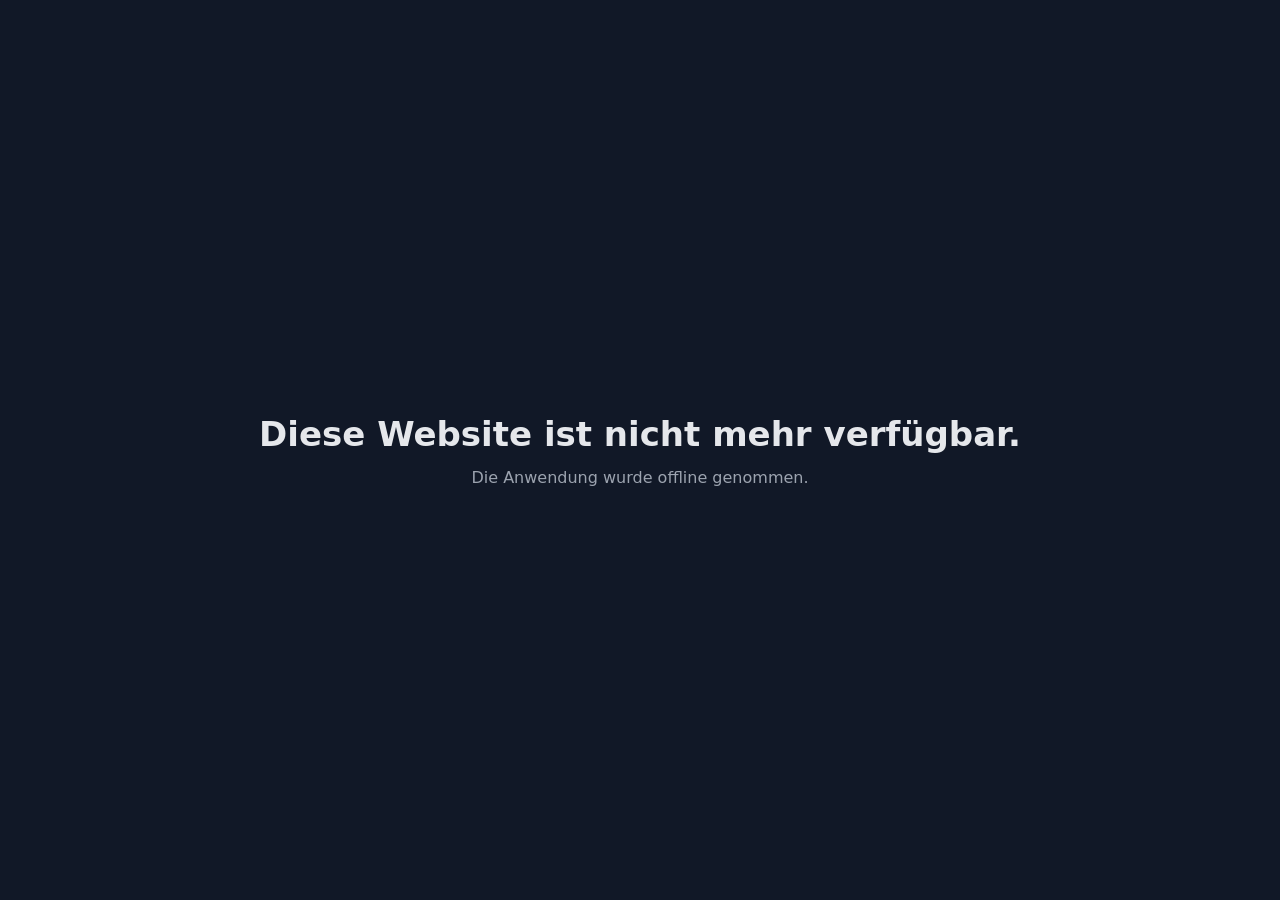
<file: bid-battle/index.html>
<!doctype html>
<html lang="de"><head><meta charset="utf-8"><meta name="viewport" content="width=device-width, initial-scale=1">
<meta name="robots" content="noindex, nofollow, noarchive">
<title>Website nicht verfügbar</title>
<style>html,body{margin:0;min-height:100%;background:#111827;color:#e5e7eb;font:16px system-ui,-apple-system,sans-serif}main{min-height:100vh;min-height:100dvh;display:flex;align-items:center;justify-content:center;text-align:center;padding:24px;box-sizing:border-box}h1{font-size:clamp(24px,6vw,34px);margin:0 0 14px}p{margin:0;color:#9ca3af}</style>
</head><body><main><div><h1>Diese Website ist nicht mehr verfügbar.</h1><p>Die Anwendung wurde offline genommen.</p></div></main></body></html>
</file>
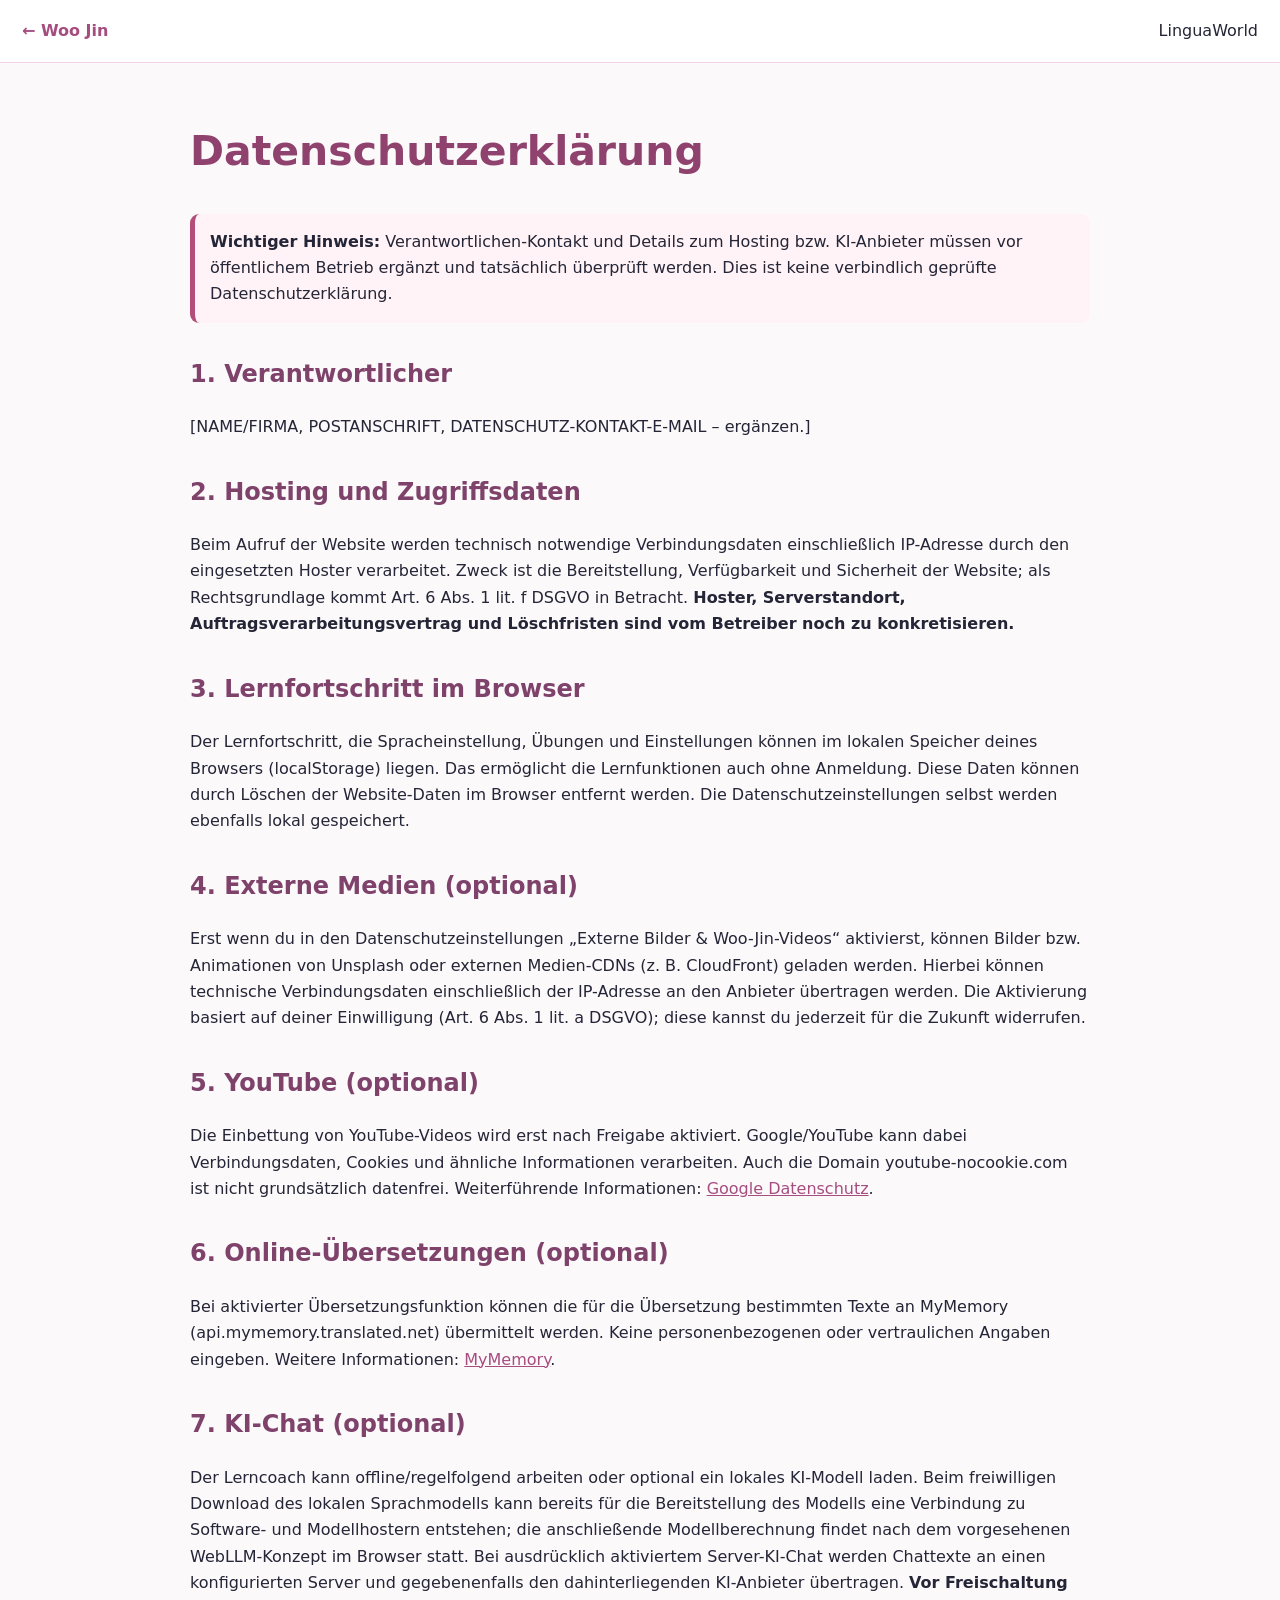
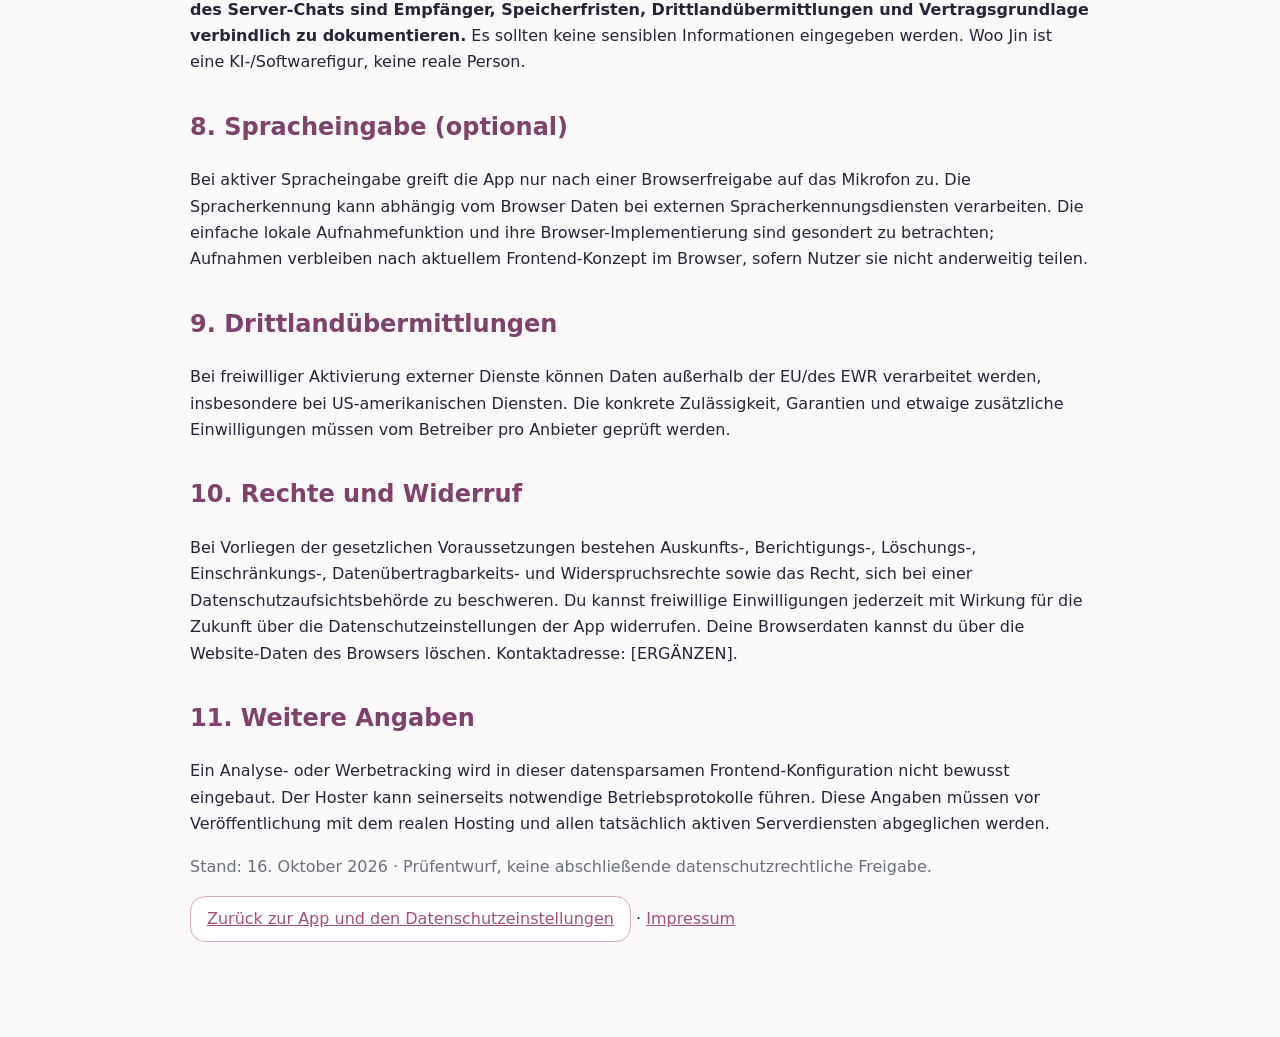
<file: datenschutz.html>
<!doctype html><html lang="de"><head><meta charset="utf-8"><meta name="viewport" content="width=device-width,initial-scale=1"><title>Datenschutzerklärung · Woo Jin / LinguaWorld</title><style>body{margin:0;background:#fcf9fb;font:16px/1.65 system-ui,-apple-system,Segoe UI,sans-serif;color:#242536}main{width:min(900px,calc(100% - 36px));margin:55px auto 95px}h1{font-size:clamp(29px,5vw,41px);color:#8e426d}h2{margin-top:32px;color:#7e426b}a{color:#a64d7f}header{padding:18px 22px;background:#fff;border-bottom:1px solid #f0d4e4;display:flex;justify-content:space-between;gap:12px}header a{text-decoration:none;font-weight:700}.note{background:#fff3f7;border-left:5px solid #b34e78;padding:15px;border-radius:9px}.light{color:#68707b}.link{display:inline-block;padding:9px 16px;border:1px solid #d7a8c1;background:#fff;border-radius:15px}</style></head><body><header><a href="./index.html">← Woo Jin</a><span>LinguaWorld</span></header><main><h1>Datenschutzerklärung</h1><p class="note"><strong>Wichtiger Hinweis:</strong> Verantwortlichen-Kontakt und Details zum Hosting bzw. KI-Anbieter müssen vor öffentlichem Betrieb ergänzt und tatsächlich überprüft werden. Dies ist keine verbindlich geprüfte Datenschutzerklärung.</p><h2>1. Verantwortlicher</h2><p>[NAME/FIRMA, POSTANSCHRIFT, DATENSCHUTZ-KONTAKT-E-MAIL – ergänzen.]</p><h2>2. Hosting und Zugriffsdaten</h2><p>Beim Aufruf der Website werden technisch notwendige Verbindungsdaten einschließlich IP-Adresse durch den eingesetzten Hoster verarbeitet. Zweck ist die Bereitstellung, Verfügbarkeit und Sicherheit der Website; als Rechtsgrundlage kommt Art. 6 Abs. 1 lit. f DSGVO in Betracht. <strong>Hoster, Serverstandort, Auftragsverarbeitungsvertrag und Löschfristen sind vom Betreiber noch zu konkretisieren.</strong></p><h2>3. Lernfortschritt im Browser</h2><p>Der Lernfortschritt, die Spracheinstellung, Übungen und Einstellungen können im lokalen Speicher deines Browsers (localStorage) liegen. Das ermöglicht die Lernfunktionen auch ohne Anmeldung. Diese Daten können durch Löschen der Website-Daten im Browser entfernt werden. Die Datenschutzeinstellungen selbst werden ebenfalls lokal gespeichert.</p><h2>4. Externe Medien (optional)</h2><p>Erst wenn du in den Datenschutzeinstellungen „Externe Bilder & Woo-Jin-Videos“ aktivierst, können Bilder bzw. Animationen von Unsplash oder externen Medien-CDNs (z. B. CloudFront) geladen werden. Hierbei können technische Verbindungsdaten einschließlich der IP-Adresse an den Anbieter übertragen werden. Die Aktivierung basiert auf deiner Einwilligung (Art. 6 Abs. 1 lit. a DSGVO); diese kannst du jederzeit für die Zukunft widerrufen.</p><h2>5. YouTube (optional)</h2><p>Die Einbettung von YouTube-Videos wird erst nach Freigabe aktiviert. Google/YouTube kann dabei Verbindungsdaten, Cookies und ähnliche Informationen verarbeiten. Auch die Domain youtube-nocookie.com ist nicht grundsätzlich datenfrei. Weiterführende Informationen: <a href="https://policies.google.com/privacy" target="_blank" rel="noopener noreferrer">Google Datenschutz</a>.</p><h2>6. Online-Übersetzungen (optional)</h2><p>Bei aktivierter Übersetzungsfunktion können die für die Übersetzung bestimmten Texte an MyMemory (api.mymemory.translated.net) übermittelt werden. Keine personenbezogenen oder vertraulichen Angaben eingeben. Weitere Informationen: <a href="https://mymemory.translated.net/doc/spec.php" target="_blank" rel="noopener noreferrer">MyMemory</a>.</p><h2>7. KI-Chat (optional)</h2><p>Der Lerncoach kann offline/regelfolgend arbeiten oder optional ein lokales KI-Modell laden. Beim freiwilligen Download des lokalen Sprachmodells kann bereits für die Bereitstellung des Modells eine Verbindung zu Software- und Modellhostern entstehen; die anschließende Modellberechnung findet nach dem vorgesehenen WebLLM-Konzept im Browser statt. Bei ausdrücklich aktiviertem Server-KI-Chat werden Chattexte an einen konfigurierten Server und gegebenenfalls den dahinterliegenden KI-Anbieter übertragen. <strong>Vor Freischaltung des Server-Chats sind Empfänger, Speicherfristen, Drittlandübermittlungen und Vertragsgrundlage verbindlich zu dokumentieren.</strong> Es sollten keine sensiblen Informationen eingegeben werden. Woo Jin ist eine KI-/Softwarefigur, keine reale Person.</p><h2>8. Spracheingabe (optional)</h2><p>Bei aktiver Spracheingabe greift die App nur nach einer Browserfreigabe auf das Mikrofon zu. Die Spracherkennung kann abhängig vom Browser Daten bei externen Spracherkennungsdiensten verarbeiten. Die einfache lokale Aufnahmefunktion und ihre Browser-Implementierung sind gesondert zu betrachten; Aufnahmen verbleiben nach aktuellem Frontend-Konzept im Browser, sofern Nutzer sie nicht anderweitig teilen.</p><h2>9. Drittlandübermittlungen</h2><p>Bei freiwilliger Aktivierung externer Dienste können Daten außerhalb der EU/des EWR verarbeitet werden, insbesondere bei US-amerikanischen Diensten. Die konkrete Zulässigkeit, Garantien und etwaige zusätzliche Einwilligungen müssen vom Betreiber pro Anbieter geprüft werden.</p><h2>10. Rechte und Widerruf</h2><p>Bei Vorliegen der gesetzlichen Voraussetzungen bestehen Auskunfts-, Berichtigungs-, Löschungs-, Einschränkungs-, Datenübertragbarkeits- und Widerspruchsrechte sowie das Recht, sich bei einer Datenschutzaufsichtsbehörde zu beschweren. Du kannst freiwillige Einwilligungen jederzeit mit Wirkung für die Zukunft über die Datenschutzeinstellungen der App widerrufen. Deine Browserdaten kannst du über die Website-Daten des Browsers löschen. Kontaktadresse: [ERGÄNZEN].</p><h2>11. Weitere Angaben</h2><p>Ein Analyse- oder Werbetracking wird in dieser datensparsamen Frontend-Konfiguration nicht bewusst eingebaut. Der Hoster kann seinerseits notwendige Betriebsprotokolle führen. Diese Angaben müssen vor Veröffentlichung mit dem realen Hosting und allen tatsächlich aktiven Serverdiensten abgeglichen werden.</p><p class="light">Stand: 16. Oktober 2026 · Prüfentwurf, keine abschließende datenschutzrechtliche Freigabe.</p><p><a class="link" href="./index.html">Zurück zur App und den Datenschutzeinstellungen</a> · <a href="impressum.html">Impressum</a></p></main></body></html>
</file>
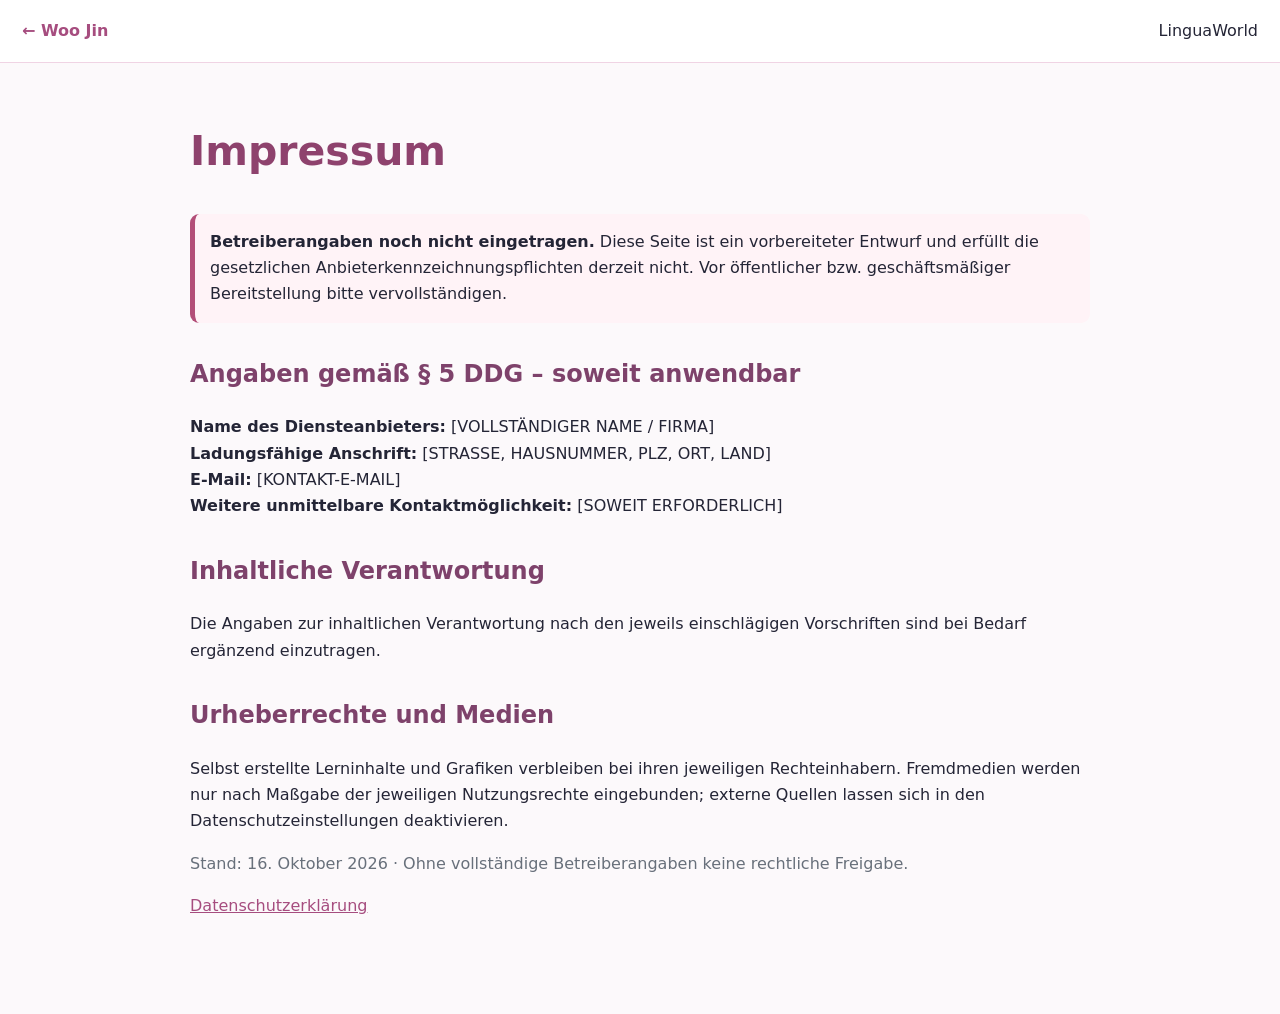
<file: impressum.html>
<!doctype html><html lang="de"><head><meta charset="utf-8"><meta name="viewport" content="width=device-width,initial-scale=1"><title>Impressum · Woo Jin / LinguaWorld</title><style>body{margin:0;background:#fcf9fb;font:16px/1.65 system-ui,-apple-system,Segoe UI,sans-serif;color:#242536}main{width:min(900px,calc(100% - 36px));margin:55px auto 95px}h1{font-size:clamp(29px,5vw,41px);color:#8e426d}h2{margin-top:32px;color:#7e426b}a{color:#a64d7f}header{padding:18px 22px;background:#fff;border-bottom:1px solid #f0d4e4;display:flex;justify-content:space-between;gap:12px}header a{text-decoration:none;font-weight:700}.note{background:#fff3f7;border-left:5px solid #b34e78;padding:15px;border-radius:9px}.light{color:#68707b}.link{display:inline-block;padding:9px 16px;border:1px solid #d7a8c1;background:#fff;border-radius:15px}</style></head><body><header><a href="./index.html">← Woo Jin</a><span>LinguaWorld</span></header><main><h1>Impressum</h1><p class="note"><strong>Betreiberangaben noch nicht eingetragen.</strong> Diese Seite ist ein vorbereiteter Entwurf und erfüllt die gesetzlichen Anbieterkennzeichnungspflichten derzeit nicht. Vor öffentlicher bzw. geschäftsmäßiger Bereitstellung bitte vervollständigen.</p><h2>Angaben gemäß § 5 DDG – soweit anwendbar</h2><p><strong>Name des Diensteanbieters:</strong> [VOLLSTÄNDIGER NAME / FIRMA]<br><strong>Ladungsfähige Anschrift:</strong> [STRASSE, HAUSNUMMER, PLZ, ORT, LAND]<br><strong>E-Mail:</strong> [KONTAKT-E-MAIL]<br><strong>Weitere unmittelbare Kontaktmöglichkeit:</strong> [SOWEIT ERFORDERLICH]</p><h2>Inhaltliche Verantwortung</h2><p>Die Angaben zur inhaltlichen Verantwortung nach den jeweils einschlägigen Vorschriften sind bei Bedarf ergänzend einzutragen.</p><h2>Urheberrechte und Medien</h2><p>Selbst erstellte Lerninhalte und Grafiken verbleiben bei ihren jeweiligen Rechteinhabern. Fremdmedien werden nur nach Maßgabe der jeweiligen Nutzungsrechte eingebunden; externe Quellen lassen sich in den Datenschutzeinstellungen deaktivieren.</p><p class="light">Stand: 16. Oktober 2026 · Ohne vollständige Betreiberangaben keine rechtliche Freigabe.</p><p><a href="datenschutz.html">Datenschutzerklärung</a></p></main></body></html>
</file>
<file: privacy-controls-v58.css>
/* LinguaWorld V58 – privacy controls and offline motion. */
#lw58-privacy-shortcut{position:fixed;z-index:900;bottom:calc(78px + env(safe-area-inset-bottom,0px));right:10px;display:flex;gap:7px;align-items:center;padding:6px 9px;border:1px solid #f2d2e2;border-radius:999px;background:#fffefaef;box-shadow:0 5px 22px #00000019;font:600 10px/1.3 system-ui,sans-serif}
#lw58-privacy-shortcut a,#lw58-privacy-shortcut button{color:#8c4270;text-decoration:none;font:inherit}
#lw58-privacy-shortcut button{border:0;background:#f7e1ed;border-radius:12px;padding:5px 8px;cursor:pointer}
#lw58-dialog{position:fixed;inset:0;z-index:100000;display:grid;place-items:center;padding:18px;background:#14131b90;font:14px/1.5 system-ui,sans-serif;color:#20232d}
#lw58-dialog .lw58-panel{box-sizing:border-box;width:min(100%,530px);max-height:min(88vh,800px);overflow:auto;background:white;border-radius:21px;padding:22px;box-shadow:0 15px 60px #0005}
#lw58-dialog .lw58-head{display:flex;align-items:center;justify-content:space-between;font-size:19px}
#lw58-dialog .lw58-close{border:0;background:#f8e9f1;border-radius:12px;padding:4px 12px;font-size:25px;cursor:pointer}
#lw58-dialog .lw58-option{display:flex;align-items:center;gap:12px;padding:11px 3px;border-bottom:1px solid #f2eff2;cursor:pointer}
#lw58-dialog .lw58-option input{width:19px;height:19px;accent-color:#c55d99}
#lw58-dialog .lw58-option strong,#lw58-dialog .lw58-option small{display:block}
#lw58-dialog .lw58-option small{font-size:12px;color:#667080}
#lw58-dialog .lw58-mini{font-size:12px;color:#606572}
#lw58-dialog a{color:#924578}
#lw58-dialog .lw58-actions{display:flex;gap:10px;justify-content:flex-end;flex-wrap:wrap;margin-top:18px}
#lw58-dialog .lw58-actions button{padding:10px 13px;border-radius:12px;cursor:pointer;font:600 13px system-ui,sans-serif}
#lw58-dialog .lw58-essential{border:1px solid #ccd0d5;background:white}
#lw58-dialog .lw58-save{border:1px solid #bc5792;background:#bd659b;color:white}
html[data-lw48] #main .lw53-hero.lw53-privacy-idle .lw53-motion::before{content:"";position:absolute;z-index:1;width:40%;height:89%;right:8%;bottom:0;background:url("woo-jin-pixel.svg") center bottom/contain no-repeat;animation:lw58Idle 4s ease-in-out infinite;transform-origin:50% 88%;filter:drop-shadow(0 8px 9px #a768a344)}
html[data-lw48] #main .lw53-hero.lw53-privacy-idle .lw53-motion::after{content:"✿  ✿";position:absolute;right:12%;top:7%;z-index:0;color:#db81ac;font-size:24px;animation:lw58Petals 8s linear infinite}
@keyframes lw58Idle{0%,100%{transform:translateY(0) rotate(0deg)}28%{transform:translateY(-6px) rotate(.8deg)}60%{transform:translateY(-3px) rotate(-.7deg)}}
@keyframes lw58Petals{0%{transform:translate(0,-10px);opacity:0}20%{opacity:.9}80%{opacity:.9}100%{transform:translate(-55px,95px) rotate(85deg);opacity:0}}
@media(max-width:580px){#lw58-privacy-shortcut{bottom:calc(68px + env(safe-area-inset-bottom,0px));left:8px;right:8px;justify-content:center;font-size:9px}html[data-lw48] #main .lw53-hero.lw53-privacy-idle .lw53-motion::before{right:2%;width:52%}}
@media(prefers-reduced-motion:reduce){html[data-lw48] #main .lw53-hero.lw53-privacy-idle .lw53-motion::before,html[data-lw48] #main .lw53-hero.lw53-privacy-idle .lw53-motion::after{animation:none}}

#lw58-dialog .lw58-delete{background:#fff6f8;border:1px solid #e9c8d2;color:#914e65;margin-right:auto}
</file>
<file: pixel-adventure-v17.css>
/* Concept-art-inspired responsive pixel-adventure theme */
:root{--px-bg:#061326;--px-panel:#0c203a;--px-line:#235784;--px-glow:#2ab8ff}
body{background:var(--px-bg)!important;color:#e8f6ff!important}
.side{background:linear-gradient(180deg,#07172c,#0b2847)!important;border-right:2px solid #27608e}
.main{max-width:1600px!important}
.panel,.tile,.stat,.wj-world-chapters,.wj-world-chapter,.wj-world-map-page,.wj-world-vocab,.wj-world-coach{border-color:#265985!important}
.wj-world-map-page,.wj-world-vocab,.wj-world-coach{color:#e7f6ff}
.wj-world-map-page h1,.wj-world-vocab h1,.wj-world-coach h1{color:#e7f6ff!important}
.wj-v17-map-art{position:relative;min-height:340px;border-radius:22px;overflow:hidden;background:radial-gradient(ellipse at 55% 30%,#2085c0,#09416f 65%,#071b39);border:3px solid #398ed2;box-shadow:0 18px 40px #0008,inset 0 0 35px #001e4c}
.wj-v17-map-art svg{width:100%;height:100%;position:absolute;inset:0;filter:drop-shadow(0 5px 1px #00182e)}
.wj-v17-map-art .wj-v17-cloud{position:absolute;font-size:32px;animation:wjCloud 13s linear infinite;opacity:.65}
.wj-v17-map-art .wj-v17-ship{position:absolute;bottom:15%;left:12%;font-size:35px;animation:wjSail 7s ease-in-out infinite}
.wj-v17-map-art .wj-v17-map-label{position:absolute;background:#08182ee8;border:1px solid #4cb7ec;border-radius:10px;color:white;padding:7px 12px;font-weight:800;box-shadow:0 3px 0 #04101e;cursor:pointer}
.wj-v17-map-art .wj-v17-map-label:hover{transform:scale(1.06);background:#124c7b}
.wj-v17-map-art .wj-v17-map-label small{display:block;color:#8ad9ff;font-size:10px}
.wj-v17-map-art .north{top:25%;left:9%}.wj-v17-map-art .south{top:67%;left:23%}.wj-v17-map-art .europe{top:21%;left:48%}.wj-v17-map-art .asia{top:35%;right:13%}.wj-v17-map-art .africa{top:69%;left:49%}.wj-v17-map-art .oceania{bottom:9%;right:6%}
.wj-v17-guide{display:flex;align-items:center;gap:12px;padding:15px;margin:12px 0;border:1px solid #367db4;border-radius:18px;background:linear-gradient(110deg,#0a2546,#164b76);color:white}
.wj-v17-avatar{display:grid;place-items:center;width:68px;height:68px;flex-shrink:0;font-size:39px;border-radius:15px;background:linear-gradient(145deg,#8b5b9d,#142d60);box-shadow:inset 0 0 0 2px #78d3ff,0 5px 0 #06162c;animation:wjFloat 4s ease-in-out infinite}
.wj-v17-guide strong{font-size:22px}.wj-v17-guide small{display:block;color:#9fd9fc}
.wj-world-chapter{transition:transform .2s,box-shadow .2s}.wj-world-chapter:hover{transform:translateY(-3px);box-shadow:0 8px 22px #36b9ff33}
.wj-world-word-stage .v40-animated-image{border:3px solid #3f9ed6;box-shadow:0 10px 24px #0006!important;animation:wjFloat 5s ease-in-out infinite}
.wj-world-word-actions button,.wj-world-tiles button{transition:transform .2s}.wj-world-word-actions button:hover,.wj-world-tiles button:hover{transform:translateY(-3px)}
@keyframes wjFloat{0%,100%{transform:translateY(0)}50%{transform:translateY(-5px)}}@keyframes wjCloud{from{transform:translateX(-40px)}to{transform:translateX(80px)}}@keyframes wjSail{50%{transform:translateX(20px) rotate(3deg)}}
@media(max-width:650px){.wj-v17-map-art{min-height:290px}.wj-v17-map-art .wj-v17-map-label{font-size:11px;padding:5px}.wj-v17-map-art .wj-v17-cloud{font-size:20px}.wj-v17-avatar{width:52px;height:52px;font-size:30px}}
@media(prefers-reduced-motion:reduce){.wj-v17-map-art *, .wj-v17-avatar,.wj-world-word-stage .v40-animated-image{animation:none!important}}
</file>
<file: language-world.css>
.wj-world-topmenu{position:relative;display:inline-flex;align-items:center;margin-left:12px;z-index:20}.wj-world-topmenu>button{border:1px solid #6a5679;background:#2a2434;color:#f0dff8;border-radius:100px;padding:9px 14px;font-size:12px;font-weight:700}.wj-world-topmenu button span{margin-left:4px}.wj-world-topmenu>div{position:absolute;top:calc(100% + 8px);right:0;min-width:190px;display:grid;gap:5px;padding:9px;background:#211b2c;border:1px solid #635273;border-radius:13px;box-shadow:0 12px 38px #0009}.wj-world-topmenu>div[hidden]{display:none}.wj-world-topmenu>div>button{border:0;background:#2d2737;color:#f1e8f7;padding:12px;border-radius:8px;text-align:left;font-size:12px}.wj-world-chooser{display:flex;align-items:center;flex-wrap:wrap;gap:8px;margin:15px auto 23px;max-width:900px}.wj-world-chooser>span{font-size:10px;color:#c7aecf;letter-spacing:.17em;font-weight:800;margin-right:4px}.wj-world-chooser button{border:1px solid #514659;background:#24212d;border-radius:100px;color:#bfb5c9;font-size:12px;padding:10px 13px}.wj-world-chooser button.selected{background:#c4acd9;color:#211629;border-color:#c4acd9}.wj-world-home,.wj-world-map-page,.wj-world-mission,.wj-world-vocab,.wj-world-videos,.wj-world-coach{max-width:900px;margin:auto;padding:30px 0 105px;color:#f4ebf7}.wj-world-eyebrow,.wj-world-home>span,.wj-world-vocab-head>small,.wj-world-videos>small{font-size:10px;color:#baa4d0;font-weight:800;letter-spacing:.17em}.wj-world-home h1,.wj-world-map-page h1,.wj-world-mission h1,.wj-world-vocab h1,.wj-world-videos h1,.wj-world-coach h1{font-family:Manrope,system-ui,sans-serif;font-size:clamp(32px,5vw,49px);letter-spacing:-.055em;margin:10px 0}.wj-world-home h1 span,.wj-world-map-page h1 span,.wj-world-vocab h1 span,.wj-world-videos h1 span,.wj-world-coach h1 span{color:#bda2db}.wj-world-home>p,.wj-world-map-page>p,.wj-world-vocab-head>p,.wj-world-videos>p,.wj-world-coach>p{font-size:13px;color:#b3a8bb;line-height:1.55}.wj-world-hero{margin:22px 0;padding:34px 28px;min-height:240px;border-radius:23px;border:1px solid #75618a;display:flex;justify-content:space-between;align-items:center;background:radial-gradient(circle at 85% 25%,#65518a,#30263f 48%,#1b1d27);overflow:hidden}.wj-world-hero small{font-size:10px;color:#d4bce2;letter-spacing:.17em}.wj-world-hero h2{font-size:clamp(24px,5vw,43px);margin:12px 0;color:#faf3fd}.wj-world-hero p{color:#c4b7ce;font-size:13px}.wj-world-hero button,.wj-world-next{background:#ccb2e2;border:0;border-radius:100px;color:#24172d;padding:12px 20px;font-weight:800;font-size:12px}.wj-world-hero-flag{font-size:clamp(70px,13vw,130px);filter:drop-shadow(0 10px 26px #0006)}.wj-world-metrics{display:grid;grid-template-columns:repeat(3,1fr);gap:12px;padding:14px 0 24px;border-bottom:1px solid #ffffff13}.wj-world-metrics div{display:grid;gap:6px}.wj-world-metrics strong{font-size:24px;color:#f4e8ff}.wj-world-metrics span{font-size:11px;color:#a599b1}.wj-world-tiles{display:grid;grid-template-columns:repeat(2,1fr);gap:12px;margin-top:22px}.wj-world-tiles button{background:#24212d;border:1px solid #51465e;border-radius:15px;padding:20px;text-align:left;display:grid;gap:8px}.wj-world-tiles button>span{color:#cbb0df;font-size:24px}.wj-world-tiles strong{color:#f8f0fa;font-size:14px}.wj-world-tiles small{color:#a99bad;font-size:11px}.wj-world-change{margin-top:25px}.wj-world-map{position:relative;min-height:700px;border-radius:24px;border:1px solid #77618c;background:radial-gradient(ellipse at 72% 19%,#4c3b6d,#27233c 50%,#111728 96%);overflow:hidden;margin:20px 0}.wj-world-map-route{position:absolute;top:8%;left:48%;height:85%;border-left:4px dashed #d6b6f0;transform:rotate(10deg);filter:drop-shadow(0 0 9px #c77bf5)}.wj-world-map-node{position:absolute;width:45%;min-height:85px;display:flex;align-items:center;text-align:left;gap:10px;border:1px solid #846fa0;border-radius:18px;background:#292139ee;color:#efe2f4;padding:12px;box-shadow:0 13px 30px #0007}.wj-world-map-node.selected{border-color:#f2b5e8;box-shadow:0 0 25px #d993d276}.wj-world-map-node.node-0{top:8%;right:8%}.wj-world-map-node.node-1{top:24%;left:8%}.wj-world-map-node.node-2{top:40%;right:7%}.wj-world-map-node.node-3{top:56%;left:8%}.wj-world-map-node.node-4{top:72%;right:7%}.wj-world-map-node.node-5{top:86%;left:8%}.wj-world-monument{font-size:31px}.wj-world-map-node span:nth-child(2){display:grid;gap:5px;flex:1;min-width:0}.wj-world-map-node small{font-size:9px;color:#cba8e5}.wj-world-map-node strong{font-size:12px;color:#f7edff;line-height:1.3}.wj-world-map-node em{font-size:10px;font-style:normal}.wj-world-chapters{border:1px solid #5e4c70;background:#201d29;border-radius:21px;padding:19px}.wj-world-chapter-head{display:flex;justify-content:space-between;gap:15px;margin-bottom:15px}.wj-world-chapter-head strong{color:#eeddf9;font-size:18px}.wj-world-chapter-head span{font-size:11px;color:#b4a6be}.wj-world-chapter{display:flex;align-items:center;gap:13px;width:100%;padding:14px;border-radius:12px;background:#2b2735;border:1px solid #ffffff10;margin-bottom:9px;text-align:left}.wj-world-chapter.locked{opacity:.55}.wj-world-chapter>span:first-child{width:44px;height:44px;display:grid;place-items:center;background:#3e344b;border-radius:12px;font-size:24px}.wj-world-chapter>span:nth-child(2){flex:1;min-width:0;display:grid;gap:5px}.wj-world-chapter small{font-size:9px;color:#bda6cc}.wj-world-chapter strong{color:#f8eefc;font-size:13px}.wj-world-chapter i{height:3px;border-radius:8px;background:#4f4658;max-width:200px;width:100%}.wj-world-chapter i b{display:block;height:100%;background:#cfb1e6}.wj-world-chapter em{font-style:normal;color:#c0b2c9;font-size:11px}.wj-world-note{font-size:11px;color:#a59aaa;line-height:1.6;margin:18px 0}.wj-world-return{border:0;color:#c5aed4;background:none;padding:6px 0 20px;font-size:13px}.wj-world-mission>small{color:#baabc7}.wj-world-mission-step{display:grid;grid-template-columns:repeat(6,1fr);gap:6px;margin:16px 0}.wj-world-mission-step button{border:1px solid #4c4059;background:#302a3d;color:#dfc7ec;border-radius:10px;padding:10px}.wj-world-mission-step button.selected{background:#cbb0e3;color:#24172c}.wj-world-mission-scene{min-height:380px;border:1px solid #735888;background:radial-gradient(circle at 65% 12%,#433154,#201e29 65%);border-radius:21px;padding:20px;text-align:center}.wj-world-scene-head{display:flex;align-items:center;justify-content:space-between;color:#d3b6e8;font-size:12px}.wj-world-scene-head img{width:59px;height:59px;image-rendering:pixelated}.wj-world-mission-scene>p{font-size:13px;color:#b4a5bd}.wj-world-mission-scene h2{color:#f1d3fa;font-size:clamp(25px,4.6vw,36px);letter-spacing:-.04em;line-height:1.3;overflow-wrap:anywhere;margin:22px 0}.wj-world-mission-scene .wj-world-gloss{font-size:17px;color:#dbcfdf}.wj-world-buttons{display:flex;gap:9px;justify-content:center;margin:20px 0}.wj-world-buttons button,.wj-world-write button{border:1px solid #665177;background:#342b40;color:#ead7f5;border-radius:100px;padding:12px 15px;font-size:12px}.wj-world-choices{display:grid;grid-template-columns:1fr 1fr;gap:9px}.wj-world-choices button{border:1px solid #584568;background:#302a3b;color:#ebdff1;border-radius:12px;padding:12px;text-align:left}.wj-world-choices button.correct{background:#24533a;border-color:#62b98c}.wj-world-choices button.incorrect{background:#522e3c;border-color:#ac6483}.wj-world-write{display:flex;gap:8px}.wj-world-write input{flex:1;min-width:0;background:#191721;color:#f8eeff;border:1px solid #58436c;padding:12px;border-radius:12px}.wj-world-next{width:100%;margin-top:15px}.wj-world-next:disabled{opacity:.4}.wj-world-vocab-head{margin-bottom:17px}.wj-world-levels{display:flex;gap:7px;overflow-x:auto;margin:16px 0}.wj-world-levels button{background:#2a2630;color:#c9b9cf;border:1px solid #544562;border-radius:100px;padding:9px 14px}.wj-world-levels button.selected{background:#ceb0e0;color:#231628}.wj-world-autocontrol{display:flex;justify-content:space-between;align-items:center;margin:12px 0}.wj-world-autocontrol button{background:#322a3e;color:#e6d1ee;border:1px solid #655174;border-radius:100px;padding:10px 13px;font-size:12px}.wj-world-autocontrol span{color:#a99eae;font-size:11px}.wj-world-feed,.wj-world-video-feed{height:min(70dvh,660px);min-height:430px;scroll-snap-type:y mandatory;overflow-y:auto;overscroll-behavior:contain;scrollbar-width:none;border-radius:19px}.wj-world-feed::-webkit-scrollbar,.wj-world-video-feed::-webkit-scrollbar{display:none}.wj-world-word,.wj-world-video{display:flex;flex-direction:column;height:100%;scroll-snap-align:start;scroll-snap-stop:always;background:#201c2a;border:1px solid #67527b;border-radius:18px;overflow:hidden}.wj-world-word-meta,.wj-world-video>small{padding:16px;color:#b9a5c9;font-size:10px;letter-spacing:.1em}.wj-world-word-stage{flex:1;min-height:0;position:relative;display:flex;flex-direction:column;align-items:center;justify-content:center;text-align:center;padding:24px;background:radial-gradient(circle at 60% 24%,#4b355d,#201e2a 75%)}.wj-world-word-stage>small{font-size:10px;letter-spacing:.2em;color:#bfa5d1}.wj-world-word-stage h2{font-size:clamp(23px,5vw,41px);line-height:1.2;color:#f3ddfd;overflow-wrap:anywhere;letter-spacing:-.045em;margin:25px 0}.wj-world-word-stage>div{height:3px;width:42px;background:#cda7e4}.wj-world-word-stage p{color:#d9cadd;font-size:17px}.wj-world-word-stage i{position:absolute;bottom:0;left:0;height:3px;background:#d3b4e4;width:0}.wj-world-word-actions{display:flex;gap:7px;padding:15px}.wj-world-word-actions button{flex:1;border:1px solid #5b476b;border-radius:100px;background:#30283a;color:#efdff7;padding:11px 7px;font-size:11px}.wj-world-word-actions button.learned{background:#244938;border-color:#73be93}.wj-world-video-frame{background:#08080c;flex:1;min-height:0}.wj-world-video-frame iframe{width:100%;height:100%;border:0}.wj-world-video-body{padding:15px}.wj-world-video-body strong{color:#f6ecf9}.wj-world-video-body p{color:#b7a9bc;font-size:12px}.wj-world-video-body>div{display:flex;justify-content:space-between;gap:10px}.wj-world-video-body button,.wj-world-video-body a,.wj-world-find-more{background:#362b43;color:#eee0f4;border:1px solid #674f79;padding:11px 13px;text-decoration:none;border-radius:100px;font-size:12px}.wj-world-find-more{margin-top:20px}.wj-world-coach #wj-world-chat{height:400px;overflow-y:auto;padding:17px;background:#201d28;border:1px solid #574765;border-radius:18px;display:flex;flex-direction:column;gap:12px}.wj-world-msg{max-width:85%;background:#343044;padding:14px;border-radius:16px}.wj-world-msg.user{align-self:flex-end;background:#57406a}.wj-world-msg strong{font-size:10px;color:#c9b4dd}.wj-world-msg p{color:#f0e6f3;font-size:13px;line-height:1.5}.wj-world-suggestions{display:flex;gap:8px;overflow-x:auto;margin:14px 0}.wj-world-suggestions button{border:1px solid #725583;background:#362b42;color:#ead8f3;border-radius:100px;padding:10px 13px;white-space:nowrap;font-size:12px}.wj-world-coach form{display:flex;gap:8px}.wj-world-coach form input{flex:1;min-width:0;padding:14px;border-radius:15px;border:1px solid #534260;background:#1d1b25;color:#fff}.wj-world-coach form button{border:0;border-radius:15px;background:#c8a9de;color:#23182b;padding:12px;font-weight:800}@media(max-width:600px){.wj-world-topmenu{margin-left:4px}.wj-world-topmenu>button{padding:8px;font-size:10px}.wj-world-chooser{padding:0 5px}.wj-world-chooser>span{flex-basis:100%}.wj-world-hero{padding:25px 19px;min-height:205px}.wj-world-hero-flag{font-size:65px}.wj-world-tiles{gap:9px}.wj-world-tiles button{padding:15px}.wj-world-map{min-height:620px}.wj-world-map-node{width:48%;min-height:74px;padding:8px;gap:6px}.wj-world-monument{font-size:24px}.wj-world-map-node strong{font-size:10px}.wj-world-map-node.node-0,.wj-world-map-node.node-2,.wj-world-map-node.node-4{right:2%}.wj-world-map-node.node-1,.wj-world-map-node.node-3,.wj-world-map-node.node-5{left:2%}.wj-world-vocab,.wj-world-mission,.wj-world-home,.wj-world-map-page,.wj-world-videos,.wj-world-coach{padding:18px 0 100px}.wj-world-feed,.wj-world-video-feed{height:calc(100dvh - 292px);min-height:415px}.wj-world-choices{grid-template-columns:1fr}}
</file>
<file: country-adventure-v18.css>
/* Country Adventure V18 – actual app layout, not a recolor of the old homepage */
:root{--v18-ink:#e9f6ff;--v18-muted:#9ab5cd;--v18-panel:#0b1d35;--v18-stroke:#245578;--v18-blue:#249ff5;--v18-night:#06101f}
html,body{background:#060f20!important;color:var(--v18-ink)!important}
body{background:radial-gradient(ellipse at 35% -5%,#17456d 0,transparent 39%),#060f20!important}
.main{max-width:1700px!important;padding:20px 30px 100px!important}
.side{background:linear-gradient(175deg,#08152a,#092444)!important;border-right:1px solid #2c5477!important}
.side .v22-sidebrand{color:#e5f6ff}.side .nav{color:#b9d2e8!important;border:1px solid transparent!important}
.side .nav.active,.side .nav:hover{color:#fff!important;background:linear-gradient(110deg,#10539d,#1483bc)!important;border-color:#50beff!important}
#main{min-height:65vh}
.v22-topbar{background:#08182c!important;border:1px solid #2a4f72!important;border-radius:18px!important;padding:10px 16px!important;margin-bottom:24px!important}
.v36-brand{color:#e9f6ff!important}
.bottom{background:#07162deb!important;border-top:1px solid #2b557e!important;backdrop-filter:blur(20px)}
.bottom button.current{color:#7bcfff!important}
.v18-shell{--v18-accent:#78caff;--v18-warm:#ffb98a;max-width:1470px;margin:auto;padding-bottom:100px;color:#e9f4ff;animation:v18Enter .4s ease both}
.v18-shell[data-lang="de"]{--v18-accent:#ffbf78;--v18-warm:#f2a6ce}
.v18-shell[data-lang="en"]{--v18-accent:#9cc9ff;--v18-warm:#ffb9b8}
.v18-kicker{display:inline-flex;align-items:center;gap:8px;font:800 11px/1.4 system-ui;letter-spacing:.16em;text-transform:uppercase;color:var(--v18-accent)}
.v18-title{font-size:clamp(28px,4.5vw,49px);line-height:1.06;margin:12px 0;letter-spacing:-.045em;color:white}
.v18-sub{font-size:14px;color:#b4cade;line-height:1.65;margin:8px 0 22px}
.v18-hero{isolation:isolate;position:relative;min-height:390px;border:1px solid #3d7098;overflow:hidden;border-radius:25px;background:#172e4a;box-shadow:0 18px 50px #0007}
.v18-hero-bg,.v18-feature-bg{position:absolute;inset:0;width:100%;height:100%;object-fit:cover;image-rendering:auto}
.v18-hero:after,.v18-feature:after{content:"";position:absolute;inset:0;background:linear-gradient(90deg,#06152af2 0%,#06172bc2 33%,#06172b33 78%),linear-gradient(0deg,#07162ed0,transparent 55%);pointer-events:none}
.v18-hero-info{position:relative;z-index:2;padding:34px;max-width:60%;display:flex;flex-direction:column;align-items:flex-start;justify-content:center;min-height:390px}
.v18-hero-info h2{font-size:clamp(36px,5vw,66px);letter-spacing:-.045em;line-height:1.06;margin:12px 0 14px;color:white}
.v18-hero-info p{color:#e2efff;font-size:15px;line-height:1.55;max-width:440px}
.v18-btn{display:inline-flex;align-items:center;justify-content:center;gap:10px;background:linear-gradient(125deg,#158ff1,#2763e0)!important;color:#fff!important;padding:13px 21px;border:1px solid #66c6ff!important;border-radius:12px;font-weight:800;box-shadow:0 5px 0 #073258,0 10px 22px #003f8270;cursor:pointer;transition:transform .18s,filter .18s}
.v18-btn:hover{transform:translateY(-3px);filter:brightness(1.12)}.v18-btn:active{transform:translateY(2px)}
.v18-btn.ghost{background:#112846cc!important;box-shadow:none;border-color:#4a83ae!important}
.v18-hero-avatar{position:absolute;right:5%;bottom:-10%;width:min(34%,270px);z-index:2;filter:drop-shadow(0 8px 0 #04132690) drop-shadow(0 20px 30px #000b);animation:v18Hover 4s ease-in-out infinite}
.v18-hero-avatar img{width:100%;height:auto;display:block;image-rendering:pixelated;border:4px solid #5da9d4;border-radius:23px;box-shadow:0 0 0 6px #06162d5e}
.v18-particles{position:absolute;inset:0;z-index:1;pointer-events:none;overflow:hidden}
.v18-particles span{position:absolute;font-size:20px;animation:v18Spark 6s ease-in-out infinite}
.v18-particles span:nth-child(1){left:65%;top:20%}.v18-particles span:nth-child(2){left:89%;top:9%;animation-delay:1.4s}.v18-particles span:nth-child(3){left:47%;top:68%;animation-delay:3.2s}
.v18-guide-strip{display:flex;align-items:center;gap:15px;background:linear-gradient(115deg,#102e4c,#0b1e37);padding:14px 18px;margin:17px 0 22px;border:1px solid #356d95;border-radius:18px}
.v18-guide-strip img{width:64px;height:68px;object-fit:cover;object-position:top;image-rendering:pixelated;border:2px solid #4e9ad2;border-radius:11px}
.v18-guide-strip strong{display:block;color:#f9fbff;font-size:18px}.v18-guide-strip p{color:#a9c7e2;margin:3px 0 0;font-size:12px}
.v18-guide-strip button{margin-left:auto;white-space:nowrap}
.v18-section-heading{display:flex;align-items:baseline;justify-content:space-between;gap:12px;margin:27px 0 12px}
.v18-section-heading h2{color:#f5faff;font-size:22px;margin:0}.v18-section-heading small{color:#91b3ce}
.v18-action-grid{display:grid;grid-template-columns:repeat(4,minmax(0,1fr));gap:13px}
.v18-action{position:relative;display:flex;flex-direction:column;align-items:flex-start;text-align:left;gap:9px;padding:19px;min-height:155px;border:1px solid #2b5b83;background:linear-gradient(165deg,#103352,#0a1d37);border-radius:19px;color:#fff;cursor:pointer;box-shadow:0 10px 23px #0003;transition:transform .2s,border-color .2s}
.v18-action:hover{transform:translateY(-5px);border-color:#72beef}.v18-action .em{font-size:32px;filter:drop-shadow(2px 4px 0 #041528)}.v18-action strong{font-size:17px}.v18-action small{font-size:11px;color:#b0cce2;line-height:1.5}.v18-action .arr{position:absolute;bottom:12px;right:14px;color:#66c6fa}
.v18-stats{display:grid;grid-template-columns:repeat(3,1fr);gap:14px;margin:18px 0}
.v18-stats div{background:#0b233d;border:1px solid #1f476a;border-radius:14px;padding:13px 17px}
.v18-stats strong{display:block;color:#f5fcff;font-size:27px}.v18-stats span{color:#a6c2d9;font-size:12px}
.v18-worlds{display:grid;grid-template-columns:repeat(3,1fr);gap:12px;margin-top:11px}
.v18-world-tile{position:relative;overflow:hidden;text-align:left;border:1px solid #356286;border-radius:17px;background:#132e4d;color:white;min-height:135px;padding:19px;cursor:pointer;transition:transform .2s,border-color .2s}
.v18-world-tile img{position:absolute;inset:0;width:100%;height:100%;object-fit:cover;opacity:.52}.v18-world-tile:after{content:"";position:absolute;inset:0;background:linear-gradient(90deg,#07192fee,transparent)}
.v18-world-tile>*:not(img){position:relative;z-index:1;display:block}
.v18-world-tile span{font-size:23px}.v18-world-tile strong{font-size:16px;margin:8px 0 4px}.v18-world-tile small{font-size:11px;color:#d6e9f6}
.v18-world-tile.selected{border:2px solid var(--v18-accent);box-shadow:0 0 18px #36a4e53d}
.v18-world-tile:hover{transform:translateY(-3px)}
.v18-map-head{display:flex;flex-wrap:wrap;align-items:center;justify-content:space-between;gap:12px;margin-bottom:20px}
.v18-country-tabs{display:flex;flex-wrap:wrap;gap:8px;margin:0 0 18px}
.v18-country-tabs button{background:#102947;border:1px solid #305f82;border-radius:11px;color:#b6cfe5;padding:10px 14px;cursor:pointer;font-weight:800;font-size:12px}
.v18-country-tabs button.selected{background:#1478c0;color:white;border-color:#6ec6ff;box-shadow:0 3px 0 #0a3355}
.v18-map-layout{display:grid;grid-template-columns:minmax(0,1.12fr) minmax(320px,.88fr);gap:15px;align-items:start}
.v18-map-canvas{position:relative;isolation:isolate;overflow:hidden;border:2px solid #38749f;border-radius:24px;min-height:600px;background:radial-gradient(ellipse at 28% 30%,#2b99bb 0%,#0b497d 62%,#072944 100%);box-shadow:0 22px 40px #0007,inset 0 0 65px #06182b}
.v18-map-canvas:before{content:"";position:absolute;inset:0;z-index:-1;background-image:radial-gradient(#d3f6ff3f 1px,transparent 2px);background-size:24px 24px}
.v18-map-svg{position:absolute;inset:3% 12%;width:76%;height:94%;filter:drop-shadow(6px 9px 0 #08294888)}
.v18-map-svg .land{stroke:#b4e2a2;stroke-width:4;stroke-linecap:round;stroke-linejoin:round}
.v18-map-svg .roads{fill:none;stroke:#f8dda3;stroke-width:2.5;stroke-dasharray:6 8;opacity:.65}
.v18-map-canvas .v18-map-cloud{position:absolute;font-size:29px;opacity:.42;animation:v18Cloud 18s ease-in-out infinite;pointer-events:none}
.v18-map-canvas .c1{top:10%;left:5%}.v18-map-canvas .c2{top:25%;right:7%;animation-delay:-9s}
.v18-map-canvas .v18-map-caption{position:absolute;left:17px;bottom:17px;background:#061830df;border:1px solid #2e759d;padding:8px 12px;border-radius:12px;color:#c4e8ff;font-size:12px}
.v18-map-pin{position:absolute;display:flex;align-items:center;gap:7px;max-width:47%;padding:5px 9px 5px 5px;border-radius:12px;background:#061c36ee;border:1px solid #72c8ed;color:#fff;box-shadow:0 5px 0 #051426,0 0 15px #011827;z-index:3;cursor:pointer;text-align:left;transition:transform .18s,background .18s}
.v18-map-pin:hover,.v18-map-pin:focus-visible{transform:translateY(-4px);background:#185b90}
.v18-map-pin.selected{border-color:#ffd58e;background:#174e82;box-shadow:0 0 0 3px #ffca6c4d,0 6px 0 #091629}
.v18-map-pin.locked{opacity:.73}.v18-map-pin .pin-icon{display:grid;place-items:center;background:#205a84;border-radius:9px;min-width:33px;height:33px;font-size:20px}
.v18-map-pin strong{font-size:11px;line-height:1.3;display:block}.v18-map-pin small{font-size:9px;color:#8dc6e5;display:block}
.v18-map-pin .v18-lock{font-size:10px}
.v18-chapters{min-width:0;background:linear-gradient(160deg,#102b49,#0a1b31);border:1px solid #315e83;border-radius:21px;padding:19px;box-shadow:0 15px 30px #0005}
.v18-chapters h2{margin:7px 0;color:white;font-size:25px}.v18-chapters>p{color:#9bbdd7;font-size:13px;line-height:1.5}
.v18-chapters .s32-world,.v18-chapters .wj-world-chapters{background:transparent!important;border:0!important;padding:0!important;box-shadow:none!important}
.v18-chapters .s32-wtitle{margin:10px 0 15px}
.v18-chapters .s32-chapters,.v18-chapters .wj-world-chapters{max-height:550px;overflow:auto}
.v18-chapters .s32-chapters button,.v18-chapters .wj-world-chapter{background:#112f4f!important;border:1px solid #2f6084!important;border-radius:13px!important;margin:8px 0!important;color:#eef8ff!important;transition:transform .18s,border-color .18s}
.v18-chapters .s32-chapters button:hover,.v18-chapters .wj-world-chapter:hover{transform:translateX(3px);border-color:#67c3ff!important}
.v18-chapters .s32-chapters strong,.v18-chapters .wj-world-chapter strong{color:white!important}
.v18-chapters .s32-chapters small,.v18-chapters .wj-world-chapter small{color:#91c7e9!important}
.v18-chapters .s32-chapters button.locked,.v18-chapters .wj-world-chapter.locked{opacity:.52}
.v18-chapters .v36-quiz-banner{margin-top:18px}
.v18-scene-strip{border:1px solid #32658d;border-radius:19px;overflow:hidden;min-height:155px;background:#0a2b4f;position:relative;margin-top:13px}
.v18-scene-strip img{width:100%;height:165px;object-fit:cover}
.v18-scene-strip>span{position:absolute;bottom:10px;left:12px;background:#061c33d9;padding:7px 12px;border-radius:10px;color:#e8f5ff;font-weight:800;font-size:12px}
.v18-guide-page{display:flex;align-items:center;gap:17px;padding:15px;margin-bottom:14px;border:1px solid #356d96;border-radius:19px;background:linear-gradient(125deg,#12365d,#0c203a)}
.v18-guide-page img{width:110px;height:115px;object-fit:cover;image-rendering:pixelated;border:3px solid #69b7eb;border-radius:15px}
.v18-guide-page h2{color:white;margin:4px 0;font-size:30px}.v18-guide-page p{font-size:13px;color:#b4d3e7;margin:5px 0}
.v18-vocab-promo{background:linear-gradient(90deg,#143252,#123c61);border:1px solid #387eaa;padding:12px 17px;border-radius:13px;color:#d7f0ff;font-size:13px;margin:0 0 14px}
.v18-shell .wj-world-home{max-width:none;padding:0}
.v18-shell .wj-world-coach,.v18-shell .v22-woojin,.v18-shell .wj-world-vocab,.v18-shell .v22-page{max-width:1100px!important}
.v18-coach-mount .wj-world-coach>h1,.v18-coach-mount .v22-wj-heading{display:none}
.v18-coach-mount .wj-open-status{margin-top:12px}
.v18-coach-mount #wj-world-chat,.v18-coach-mount #wjChat{background:#0b223d;border:1px solid #325f83}
.v18-shell .wj-world-mission-scene,.v18-shell .s32-mission-scene{background:linear-gradient(135deg,#152c4c,#15213b);border-color:#3276a5}
.v18-shell .wj-world-word,.v18-shell .v25-word{border-color:#3279a6}
.v18-shell .v40-animated-image img{max-width:100%;border-radius:14px}
.v18-illustration{width:100%;height:auto;aspect-ratio:4/3;object-fit:contain;image-rendering:pixelated;background:linear-gradient(#163c67,#244e79);border:2px solid #4b8eae;border-radius:15px}
@keyframes v18Hover{0%,100%{transform:translateY(0)}50%{transform:translateY(-12px)}}
@keyframes v18Spark{0%,100%{opacity:.3;transform:translateY(9px)}50%{opacity:1;transform:translateY(-16px)}}
@keyframes v18Cloud{0%,100%{transform:translateX(-7px)}50%{transform:translateX(35px)}}
@keyframes v18Enter{from{opacity:0;transform:translateY(12px)}to{opacity:1;transform:translateY(0)}}
@media(max-width:950px){.v18-action-grid{grid-template-columns:repeat(2,1fr)}.v18-map-layout{grid-template-columns:1fr}.v18-map-canvas{min-height:540px}}
@media(max-width:650px){
 .main{padding:12px 14px 120px!important}
 .v22-topbar{padding:9px 12px!important;margin-bottom:15px!important}
 .v18-hero{min-height:370px}
 .v18-hero-info{min-height:370px;max-width:83%;padding:22px;justify-content:flex-start}
 .v18-hero-info h2{font-size:clamp(36px,9vw,51px)}.v18-hero-info p{max-width:235px;font-size:13px}
 .v18-hero-avatar{width:38%;right:1%;bottom:6%}
 .v18-hero-avatar img{border-width:2px;border-radius:14px}
 .v18-hero:after{background:linear-gradient(90deg,#06152af2 0%,#06172bc2 45%,#06172b22),linear-gradient(0deg,#07162ed0,transparent 70%)}
 .v18-guide-strip{gap:9px;padding:11px}.v18-guide-strip img{width:47px;height:50px}.v18-guide-strip strong{font-size:15px}
 .v18-guide-strip p{font-size:10px}.v18-guide-strip .v18-btn{padding:9px;font-size:11px}
 .v18-section-heading h2{font-size:19px}
 .v18-action-grid{gap:9px}.v18-action{min-height:133px;padding:13px;gap:6px}.v18-action strong{font-size:14px}.v18-action small{font-size:10px}.v18-action .em{font-size:27px}
 .v18-worlds{gap:8px}.v18-world-tile{min-height:115px;padding:10px}.v18-world-tile strong{font-size:12px}.v18-world-tile small{font-size:10px}
 .v18-stats{gap:7px}.v18-stats div{padding:11px}.v18-stats strong{font-size:21px}.v18-stats span{font-size:10px}
 .v18-map-canvas{min-height:500px}.v18-map-pin{max-width:47%;padding:4px 5px 4px 3px;gap:3px}
 .v18-map-pin .pin-icon{min-width:24px;height:25px;font-size:15px}.v18-map-pin strong{font-size:9px}.v18-map-pin small{font-size:8px}.v18-map-pin .v18-lock{display:none}
 .v18-guide-page img{width:76px;height:86px}.v18-guide-page h2{font-size:22px}
 .v18-chapters{padding:14px}
}
@media(prefers-reduced-motion:reduce){.v18-shell,.v18-hero-avatar,.v18-particles span,.v18-map-canvas .v18-map-cloud{animation:none!important}}

.v18-side-guide{display:grid;grid-template-columns:62px 1fr;gap:4px 12px;align-items:center;background:linear-gradient(135deg,#123459,#1b3459);border:1px solid #347aab;border-radius:15px;padding:11px;margin:7px 0 20px}
.v18-side-guide img{grid-row:span 2;width:62px;height:68px;object-fit:cover;border-radius:10px;image-rendering:pixelated;border:2px solid #62b8ed}
.v18-side-guide strong{font-size:15px;color:#fff}.v18-side-guide small{font-size:11px;color:#b9d9ed}
.v18-side-langs{display:flex;gap:8px;margin-top:20px}.v18-side-langs button{flex:1;background:#13385a;border:1px solid #38759d;border-radius:10px;padding:8px;font-size:23px;cursor:pointer}
.v18-side-langs button:hover{background:#205486}
.v18-shell .s32-chapters button,.v18-shell .wj-world-chapter{cursor:pointer}
.v18-shell .s32-world{border:0!important;box-shadow:none!important}
.v18-shell .wj-world-mission,.v18-shell .s32-mission{max-width:1100px}
.v18-shell .v25-stage .v40-animated-image,.v18-shell .wj-world-word-stage .v40-animated-image{background:linear-gradient(#123455,#1b436a);border:2px solid #4890bc;border-radius:18px}
.v18-shell .v25-stage .v40-animated-image img,.v18-shell .wj-world-word-stage .v40-animated-image img{image-rendering:auto;object-fit:cover}
@media(max-width:800px){.v18-side-guide{display:none}}
</file>
<file: country-minimal-v19.css>
/* V19: calm minimalist layout, one country color palette at a time. */
html[data-learning-mode="ko"]{
 --v19-accent:#b997ef;--v19-accent2:#8b68d6;--v19-glow:#9d81e7;
 --v19-bg:#151021;--v19-bg-soft:#20182f;--v19-surface:#241b35;--v19-surface2:#2c2240;
 --v19-border:#51416c;--v19-text:#f3eafb;--v19-muted:#c6b3d6;--v19-map1:#3a2b60;--v19-map2:#201c43;
}
html[data-learning-mode="de"]{
 --v19-accent:#f3cb64;--v19-accent2:#d9a739;--v19-glow:#efc15d;
 --v19-bg:#1b1812;--v19-bg-soft:#29231a;--v19-surface:#2b261b;--v19-surface2:#362e20;
 --v19-border:#766541;--v19-text:#fff4da;--v19-muted:#ded0ac;--v19-map1:#67552c;--v19-map2:#3c3220;
}
html[data-learning-mode="en"]{
 --v19-accent:#7bb5ff;--v19-accent2:#438ce5;--v19-glow:#569af3;
 --v19-bg:#0e192b;--v19-bg-soft:#162942;--v19-surface:#192d49;--v19-surface2:#223955;
 --v19-border:#41688d;--v19-text:#ebf4ff;--v19-muted:#b6cde9;--v19-map1:#255788;--v19-map2:#152b4e;
}
html[data-learning-mode]{
 --v18-accent:var(--v19-accent);
 --v18-ink:var(--v19-text);
 --v18-panel:var(--v19-surface);
 --v18-stroke:var(--v19-border);
 color-scheme:dark;
 background:var(--v19-bg)!important;
}
html[data-learning-mode] body{
 background:radial-gradient(ellipse 75% 45% at 65% -18%,var(--v19-bg-soft) 0%,transparent 95%),var(--v19-bg)!important;
 color:var(--v19-text)!important;
}
html[data-learning-mode] .v18-shell{
 --v18-accent:var(--v19-accent)!important;
 --v18-warm:var(--v19-accent2)!important;
 color:var(--v19-text)!important;
 max-width:1150px;
}
html[data-learning-mode] .main{max-width:1480px!important}
html[data-learning-mode] .side{
 background:var(--v19-bg-soft)!important;border-right:1px solid var(--v19-border)!important;
}
html[data-learning-mode] .side .nav{color:var(--v19-muted)!important}
html[data-learning-mode] .side .nav.active,
html[data-learning-mode] .side .nav:hover{
 background:var(--v19-surface2)!important;
 color:var(--v19-text)!important;
 border-color:var(--v19-border)!important;
}
html[data-learning-mode] .bottom{background:var(--v19-bg-soft)!important;border-top:1px solid var(--v19-border)!important}
html[data-learning-mode] .bottom button.current{color:var(--v19-accent)!important}
html[data-learning-mode] .v22-topbar{
 background:var(--v19-bg-soft)!important;
 border:1px solid var(--v19-border)!important;box-shadow:none!important;
}
html[data-learning-mode] .v18-btn,
html[data-learning-mode] .v18-hero-info .v18-btn{
 background:var(--v19-accent2)!important;
 border:1px solid var(--v19-accent)!important;
 color:var(--v19-bg)!important;
 box-shadow:none!important;
 border-radius:12px!important;
}
html[data-learning-mode] .v18-btn.ghost{
 background:transparent!important;color:var(--v19-accent)!important;
 border:1px solid var(--v19-border)!important;
}
html[data-learning-mode] .v18-action,
html[data-learning-mode] .v18-chapters,
html[data-learning-mode] .v18-guide-page,
html[data-learning-mode] .v18-guide-strip,
html[data-learning-mode] .v18-stats div,
html[data-learning-mode] .v18-world-tile,
html[data-learning-mode] .v18-scene-strip,
html[data-learning-mode] .v18-vocab-promo{
 background:var(--v19-surface)!important;
 border-color:var(--v19-border)!important;box-shadow:none!important;
}
html[data-learning-mode] .v18-map-canvas{
 background:radial-gradient(ellipse at 45% 30%,var(--v19-map1),var(--v19-map2) 70%)!important;
 border-color:var(--v19-border)!important;box-shadow:inset 0 0 30px #0003!important;
}
html[data-learning-mode] .v18-map-pin{
 background:var(--v19-surface)!important;
 border-color:var(--v19-border)!important;
 box-shadow:0 3px 0 #0005!important;
}
html[data-learning-mode] .v18-map-pin.selected{
 background:var(--v19-surface2)!important;
 border-color:var(--v19-accent)!important;
 box-shadow:0 0 0 2px var(--v19-glow)!important;
}
html[data-learning-mode] .v18-map-pin .pin-icon{background:var(--v19-surface2)}
html[data-learning-mode] .v18-map-caption{background:var(--v19-bg-soft)!important;border-color:var(--v19-border)!important}
html[data-learning-mode] .v18-country-tabs button{
 background:var(--v19-surface)!important;color:var(--v19-muted)!important;
 border-color:var(--v19-border)!important;
}
html[data-learning-mode] .v18-country-tabs button.selected{
 background:var(--v19-accent2)!important;color:var(--v19-bg)!important;
 border-color:var(--v19-accent)!important;box-shadow:none!important;
}
html[data-learning-mode] .v18-chapters .s32-chapters button,
html[data-learning-mode] .v18-chapters .wj-world-chapter{
 background:var(--v19-surface2)!important;border-color:var(--v19-border)!important;
}
html[data-learning-mode] .v18-chapters .s32-chapters button:hover,
html[data-learning-mode] .v18-chapters .wj-world-chapter:hover{border-color:var(--v19-accent)!important}
html[data-learning-mode] .v18-chapters .s32-chapters small,
html[data-learning-mode] .v18-chapters .wj-world-chapter small,
html[data-learning-mode] .v18-sub,
html[data-learning-mode] .v18-chapters>p,
html[data-learning-mode] .v18-guide-page p{color:var(--v19-muted)!important}
html[data-learning-mode] .v18-scene-strip>span{background:var(--v19-bg-soft)!important;border:1px solid var(--v19-border)!important}
html[data-learning-mode] .v18-map-svg{filter:drop-shadow(3px 5px 0 #0004)}
html[data-learning-mode] .v18-map-svg .land{stroke:var(--v19-accent)}
html[data-learning-mode] .wj-world-coach,
html[data-learning-mode] .wj-world-mission,
html[data-learning-mode] .wj-world-vocab,
html[data-learning-mode] .s32-mission,
html[data-learning-mode] .v22-woojin{color:var(--v19-text)}
html[data-learning-mode] .wj-world-mission-scene,
html[data-learning-mode] .wj-world-word,
html[data-learning-mode] .v25-word,
html[data-learning-mode] .wj-world-coach #wj-world-chat,
html[data-learning-mode] .v22-woojin #wjChat,
html[data-learning-mode] .v18-guide-page{
 background:var(--v19-surface)!important;border-color:var(--v19-border)!important;
}
html[data-learning-mode] .wj-world-mission-scene h2,
html[data-learning-mode] .wj-world-coach h1,
html[data-learning-mode] .v22-woojin h1{color:var(--v19-text)!important}
html[data-learning-mode] .v25-stage,
html[data-learning-mode] .wj-world-word-stage{border-color:var(--v19-border)!important}
html[data-learning-mode] .v40-animated-image{box-shadow:none!important}
html[data-learning-mode] .wj-world-msg.bot{background:var(--v19-surface2)!important;color:var(--v19-text)!important}
html[data-learning-mode] .wj-world-msg.user{background:var(--v19-accent2)!important}
html[data-learning-mode] .wj-world-vocab .wj-world-word-actions button,
html[data-learning-mode] .wj-world-coach button{border-color:var(--v19-border)}
/* The legacy selection UI is never shown; only the three circular home flags work. */
html[data-learning-mode] #v26-welcome,
html[data-learning-mode] .v35-welcome,
html[data-learning-mode] .v27-language,
html[data-learning-mode] .wj-world-topmenu,
html[data-learning-mode] .wj-world-chooser,
html[data-learning-mode] .v18-side-langs{display:none!important}
.v19-topbar{display:flex;align-items:center;justify-content:space-between;gap:12px;min-height:64px}
.v19-top-logo{background:none;border:0;color:var(--v19-text);font-size:18px;font-weight:850;cursor:pointer;padding:7px 2px}
.v19-top-logo span{color:var(--v19-accent)}
.v19-top-actions{display:flex;align-items:center;gap:15px}
.v19-current-mode{color:var(--v19-muted);font-size:12px;font-weight:650}
.v19-top-actions .v36-progress-trigger{border-color:var(--v19-border)!important;background:var(--v19-surface2)!important}
.v19-side-brand{font-size:17px;font-weight:850;letter-spacing:.045em;color:var(--v19-text);margin:3px 7px 21px}
.v19-side-brand small{display:block;font-size:11px;letter-spacing:normal;font-weight:600;color:var(--v19-muted);margin-top:7px}
.v19-side-hint{font-size:11px;color:var(--v19-muted);margin:24px 10px;line-height:1.5}
.v19-home{max-width:1080px!important;animation:v18Enter .28s ease both}
.v19-welcome{display:flex;align-items:center;justify-content:space-between;gap:16px;margin:6px 0 20px}
.v19-welcome h1{font-size:clamp(29px,4vw,42px);font-weight:800;line-height:1.1;letter-spacing:-.03em;margin:7px 0;color:var(--v19-text)}
.v19-welcome p{font-size:13px;margin:0;color:var(--v19-muted)}
.v19-flag-picker{display:flex;align-items:center;gap:9px;flex-shrink:0}
.v19-flag{width:56px;height:56px;border-radius:50%;border:2px solid var(--v19-border);
 background:var(--v19-surface);display:grid;place-items:center;font-size:28px;
 cursor:pointer;transition:border-color .2s,transform .2s,box-shadow .2s}
.v19-flag.selected{border-color:var(--v19-accent);box-shadow:0 0 0 3px color-mix(in srgb,var(--v19-accent) 20%,transparent)}
.v19-flag:hover{transform:translateY(-3px);border-color:var(--v19-accent)}
.v19-flag:focus-visible{outline:3px solid var(--v19-accent);outline-offset:3px}
.v19-hero{position:relative;overflow:hidden;min-height:312px;isolation:isolate;background:var(--v19-surface);
 border:1px solid var(--v19-border);border-radius:20px}
.v19-scene{position:absolute;inset:0;width:100%;height:100%;object-fit:cover;opacity:.8}
.v19-shade{position:absolute;inset:0;background:linear-gradient(90deg,var(--v19-bg) 0%,color-mix(in srgb,var(--v19-bg) 85%,transparent) 35%,transparent 90%)}
.v19-hero-body{position:relative;z-index:2;display:flex;flex-direction:column;align-items:flex-start;justify-content:center;
 min-height:312px;max-width:65%;padding:28px}
.v19-country{color:var(--v19-accent);font-size:12px;font-weight:850;letter-spacing:.08em;text-transform:uppercase}
.v19-hero-body h2{font-size:clamp(34px,5.2vw,60px);margin:8px 0;color:var(--v19-text);letter-spacing:-.03em}
.v19-hero-body p{font-size:14px;max-width:300px;line-height:1.6;color:var(--v19-text);margin:2px 0 18px}
.v19-hero-avatar{position:absolute;right:6%;bottom:-13%;width:clamp(155px,26%,245px);z-index:1;
 image-rendering:pixelated;filter:drop-shadow(0 12px 18px #0008);animation:v18Hover 5s ease-in-out infinite}
.v19-guide-note{display:flex;align-items:center;gap:8px;padding:12px 2px;color:var(--v19-muted);font-size:12px}
.v19-guide-note strong{color:var(--v19-text)}
.v19-guide-dot{color:var(--v19-accent);font-size:17px}
.v19-action-grid{display:grid;grid-template-columns:repeat(3,minmax(0,1fr));gap:11px;margin:10px 0 15px}
.v19-action{display:flex;align-items:center;gap:11px;text-align:left;min-width:0;min-height:88px;
 background:var(--v19-surface);border:1px solid var(--v19-border);border-radius:14px;padding:14px;
 color:var(--v19-text);cursor:pointer;transition:transform .2s,border-color .2s}
.v19-action:hover{transform:translateY(-2px);border-color:var(--v19-accent)}
.v19-action-icon{font-size:25px}
.v19-action span:nth-child(2){min-width:0;flex:1}
.v19-action strong{display:block;font-size:14px;color:var(--v19-text)}
.v19-action small{display:block;font-size:11px;color:var(--v19-muted);margin-top:5px}
.v19-chevron{color:var(--v19-accent)}
.v19-progress{display:grid;grid-template-columns:repeat(3,minmax(0,1fr));gap:10px}
.v19-progress>div{padding:15px 19px;background:var(--v19-bg-soft);border:1px solid var(--v19-border);border-radius:13px}
.v19-progress strong{display:block;font-size:23px;color:var(--v19-accent);font-weight:850}
.v19-progress small{display:block;font-size:11px;margin-top:3px;color:var(--v19-muted)}
@media(max-width:780px){
 .v19-action-grid{grid-template-columns:1fr 1fr}
 .v19-progress{grid-template-columns:repeat(3,1fr)}
 .v19-flag{width:50px;height:50px;font-size:26px}
}
@media(max-width:550px){
 .v19-welcome{align-items:flex-start;flex-direction:column;gap:12px}
 .v19-flag-picker{align-self:flex-start}
 .v19-hero,.v19-hero-body{min-height:290px}
 .v19-hero-body{max-width:76%;padding:18px;justify-content:flex-start}
 .v19-hero-body h2{font-size:38px}
 .v19-hero-body p{font-size:12px;max-width:180px}
 .v19-hero-avatar{right:-6%;bottom:-8%;width:45%}
 .v19-action-grid{grid-template-columns:1fr;gap:8px}
 .v19-action{min-height:67px;padding:10px 14px}
 .v19-action-icon{font-size:22px}
 .v19-current-mode{font-size:11px;max-width:90px;white-space:nowrap}
 .v19-progress>div{padding:12px}.v19-progress strong{font-size:20px}
}
@media(prefers-reduced-motion:reduce){
 .v19-home,.v19-hero-avatar{animation:none!important}
 .v19-action,.v19-flag{transition:none!important}
}


/* Mother tongue is separate from the three country flags, both controls live on Home only. */
.v20-native-picker{display:flex;align-items:center;justify-content:flex-start;gap:13px;margin:-6px 0 17px;padding:11px 14px;max-width:max-content;flex-wrap:wrap;border:1px solid var(--v19-border);background:var(--v19-bg-soft);border-radius:13px}
.v20-native-picker label{color:var(--v19-muted);font-size:12px;font-weight:750;white-space:nowrap}
.v20-native-picker select{background:var(--v19-surface);border:1px solid var(--v19-border);border-radius:10px;color:var(--v19-text);font:inherit;font-size:13px;padding:8px 33px 8px 12px;min-width:160px;max-width:260px;cursor:pointer}
.v20-native-picker select:focus-visible{outline:2px solid var(--v19-accent);outline-offset:2px}
.v19-home[translate="no"]{unicode-bidi:normal}
html[data-learning-mode] .v20-native-picker{box-shadow:none}
@media(max-width:550px){.v20-native-picker{width:100%;max-width:none;justify-content:space-between;margin:0 0 15px}.v20-native-picker select{min-width:145px;flex:1}}
</file>
<file: universal-i18n-v22.css>
/* V22: Internationalised map and learning page layout */
html[lang="ja"] .v18-map-page,html[lang="ko"] .v18-map-page{line-break:strict;overflow-wrap:anywhere}
html[lang="ja"] .v18-chapters,html[lang="ko"] .v18-chapters{line-height:1.6}
.v18-map-head .v18-title{overflow-wrap:anywhere;hyphens:auto;font-size:clamp(27px,4.2vw,49px);max-width:100%}
.v18-chapters h2,.v18-chapters>p,.v18-map-page .v18-sub{overflow-wrap:break-word}
.v18-map-pin{max-width:49%;min-width:0}
.v18-map-pin span{min-width:0}
.v18-map-pin strong{display:-webkit-box!important;-webkit-box-orient:vertical;-webkit-line-clamp:2;overflow:hidden;overflow-wrap:anywhere;line-height:1.3}
.v18-chapters .wj-world-chapter,.v18-chapters .s32-chapters button{overflow-wrap:anywhere}
.v18-chapters .wj-world-chapter small,.v18-chapters .s32-chapters small{white-space:normal}
.wj-world-mission-scene>p,.s32-prompt,.wj-world-note,.v25-hint{line-height:1.55;overflow-wrap:break-word}
.v36-quiz-options button .v20-native-answer,.v36-quiz-options button [data-native-src]{overflow-wrap:anywhere}
.v20-native-picker select{max-width:100%;min-width:0}
@media(max-width:640px){
 .v18-map-head .v18-title{font-size:clamp(25px,7.1vw,36px)}
 .v18-map-canvas .v18-map-pin{max-width:51%}
 .v18-map-pin strong{font-size:10px}
 .v18-chapters>p{font-size:12px;line-height:1.5}
 .v18-chapters .wj-world-chapter{padding:12px}
}
@media(prefers-reduced-motion:reduce){.v18-map-pin{transition:none!important}}
</file>
<file: pixel-rpg-v23.css>
/* V23 PIXEL RPG DESIGN SYSTEM — every language, every page, consistent sharp geometry.
   Loaded last. Text remains readable across seven interface languages. */
html[data-learning-mode="ko"]{--px-accent:#bd9aff;--px-accent-dark:#7452b9;--px-accent-bright:#e4d4ff;--px-base:#110d1f;--px-surface:#201730;--px-surface-2:#2b1e40;--px-surface-3:#372751;--px-line:#7b60aa;--px-muted:#c6b6df;--px-text:#faf3ff;--px-map:#312456;--px-overlay:#100c1c}
html[data-learning-mode="de"]{--px-accent:#f8d56f;--px-accent-dark:#987223;--px-accent-bright:#fff0b6;--px-base:#17140e;--px-surface:#282215;--px-surface-2:#352d1c;--px-surface-3:#443624;--px-line:#a58a4a;--px-muted:#e0d0ad;--px-text:#fff7e4;--px-map:#514321;--px-overlay:#151209}
html[data-learning-mode="en"]{--px-accent:#83bbff;--px-accent-dark:#396faf;--px-accent-bright:#d7eaff;--px-base:#0b1525;--px-surface:#14263f;--px-surface-2:#203858;--px-surface-3:#28476e;--px-line:#547cae;--px-muted:#c0d5ed;--px-text:#eff8ff;--px-map:#1c4275;--px-overlay:#091529}
html[data-learning-mode]{
 --v19-accent:var(--px-accent);--v19-accent2:var(--px-accent-dark);--v19-glow:var(--px-accent);
 --v19-bg:var(--px-base);--v19-bg-soft:var(--px-surface);--v19-surface:var(--px-surface);
 --v19-surface2:var(--px-surface-2);--v19-border:var(--px-line);--v19-text:var(--px-text);--v19-muted:var(--px-muted);
 --v19-map1:var(--px-map);--v19-map2:var(--px-surface-2);
 --v18-accent:var(--px-accent);--v18-ink:var(--px-text);--v18-panel:var(--px-surface);--v18-stroke:var(--px-line);
 --px-step:3px;
 font-synthesis: none;
}
html[data-learning-mode] body{background:var(--px-base)!important;color:var(--px-text)!important}
html[data-learning-mode] body::before{content:"";position:fixed;inset:0;background:repeating-linear-gradient(0deg,transparent 0 17px,#ffffff04 17px 18px),repeating-linear-gradient(90deg,transparent 0 17px,#ffffff03 17px 18px);pointer-events:none;z-index:0}
html[data-learning-mode] .app,html[data-learning-mode] .bottom{position:relative;z-index:1}
html[data-learning-mode] .app{background:transparent!important}
html[data-learning-mode] .side{background:var(--px-surface)!important;border-right:3px solid var(--px-line)!important}
html[data-learning-mode] .bottom{background:var(--px-surface)!important;border-top:3px solid var(--px-line)!important;backdrop-filter:none!important}
html[data-learning-mode] :where(.v19-topbar,.v22-topbar,.panel,.tile,.stat,.card,.v18-hero,.v19-hero,.v19-guide-note,.v19-action,.v19-progress>div,.v18-chapters,.v18-guide-page,.v18-guide-strip,.v18-action,.v18-world-tile,.v18-stats>div,.v18-scene-strip,.v18-vocab-promo,.v18-map-canvas,.wj-world-word,.wj-world-word-stage,.wj-world-mission-scene,.s32-scene,.s32-world,.s32-chapters button,.s32-mission-scene,.wj-world-chapter,.wj-world-map,.wj-world-coach,.wj-world-vocab,.v36-level-quiz,.v36-quiz-sheet,.v36-quiz-banner,.v36-quiz-summary>div,.v36-quiz-options>button,.v25-stage,.v25-card,.v25-caption,.wj-world-msg,.wj-world-feed,.v20-native-picker,.v19-flag,.v18-map-pin){
 border-radius:0!important;
 box-shadow:4px 4px 0 var(--px-overlay)!important;
}
html[data-learning-mode] :where(.v19-topbar,.v22-topbar,.panel,.tile,.stat,.card,.v18-hero,.v19-hero,.v19-action,.v19-progress>div,.v18-chapters,.v18-guide-page,.v18-guide-strip,.v18-action,.v18-world-tile,.v18-stats>div,.v18-scene-strip,.v18-map-canvas,.wj-world-word,.wj-world-mission-scene,.s32-scene,.s32-mission-scene,.wj-world-chapter,.wj-world-coach,.wj-world-vocab,.v36-quiz-sheet,.v36-quiz-banner,.v25-stage,.v20-native-picker){
 border:2px solid var(--px-line)!important;
}
html[data-learning-mode] :where(.v19-topbar,.v22-topbar,.v19-action,.v19-progress>div,.v18-chapters,.v18-guide-page,.v18-guide-strip,.v18-action,.v18-world-tile,.v18-stats>div,.wj-world-coach,.wj-world-vocab,.wj-world-chapter,.v36-quiz-sheet,.v36-quiz-banner,.v20-native-picker){background:var(--px-surface)!important;color:var(--px-text)!important}
html[data-learning-mode] :where(.v18-map-canvas,.wj-world-map){background:var(--px-map)!important}
html[data-learning-mode] :where(.v19-action,.v18-action,.wj-world-chapter,.s32-chapters button,.v36-quiz-options button):hover{transform:translate(-2px,-2px)!important;box-shadow:6px 6px 0 var(--px-overlay)!important;border-color:var(--px-accent)!important}
html[data-learning-mode] :where(button,[role="button"],input,select,textarea){font-family:inherit}
html[data-learning-mode] :where(.v19-action,.v18-action,.wj-world-chapter,.s32-chapters button,.v18-map-pin,.v19-flag,button){transition:transform .13s steps(2,end),border-color .13s steps(2,end),background .13s steps(2,end)!important}
html[data-learning-mode] :where(button,.nav,.v19-action,.v18-action):active{transform:translate(2px,2px)!important;box-shadow:0 0 0 var(--px-overlay)!important}
html[data-learning-mode] :where(.v18-btn,.btn,.v19-action,.v36-quiz-main,.v36-quiz-secondary,.v36-quiz-back,.wj-world-next,.wj-world-return,.wj-world-buttons button,.wj-world-write button,.wj-world-word-actions button,.wj-world-autocontrol button,.wj-world-levels button,.v18-country-tabs button,.v19-flag,.v18-map-pin,.wj-world-choices button,.wj-world-coach button,.v36-quiz-options button,.v36-quiz-banner button,.s32-actions button,.s32-options button,.s32-mission button,.v19-top-logo,.v19-top-actions button,.v20-native-picker select,.side .nav,.bottom button,.v19-action,.v18-action){
 border-radius:0!important;
}
html[data-learning-mode] :where(.v18-btn,.btn,.v36-quiz-main,.wj-world-next,.wj-world-buttons button,.wj-world-word-actions button,.v36-quiz-banner button,.wj-world-write button){
 background:var(--px-accent-dark)!important;border:2px solid var(--px-accent)!important;
 color:var(--px-text)!important;text-shadow:none!important;
 box-shadow:0 4px 0 var(--px-overlay)!important;
}
html[data-learning-mode] :where(.v18-btn,.btn,.v36-quiz-main,.wj-world-next,.wj-world-buttons button,.wj-world-word-actions button,.v36-quiz-banner button,.wj-world-write button):disabled{filter:grayscale(.7);opacity:.5;cursor:not-allowed}
html[data-learning-mode] :where(.v18-btn,.btn,.v36-quiz-main,.wj-world-next):not(:disabled):hover{background:var(--px-accent)!important;color:var(--px-overlay)!important}
html[data-learning-mode] :where(.v18-btn.ghost,.btn.secondary,.v36-quiz-secondary,.v36-quiz-back,.wj-world-return){background:var(--px-surface-2)!important;color:var(--px-text)!important;border-color:var(--px-line)!important}
html[data-learning-mode] :where(.nav,.bottom button){border:2px solid transparent!important;border-radius:0!important;color:var(--px-muted)!important;background:transparent!important;box-shadow:none!important}
html[data-learning-mode] :where(.nav.active,.bottom button.current){border-color:var(--px-line)!important;background:var(--px-surface-3)!important;color:var(--px-accent-bright)!important;box-shadow:3px 3px 0 var(--px-overlay)!important}
html[data-learning-mode] :where(.v18-country-tabs button,.wj-world-levels button,.s32-levels button,.v18-map-pin){background:var(--px-surface-2)!important;color:var(--px-text)!important;border:2px solid var(--px-line)!important;box-shadow:3px 3px 0 var(--px-overlay)!important}
html[data-learning-mode] :where(.v18-country-tabs button.selected,.wj-world-levels button.selected,.s32-levels button.selected,.v18-map-pin.selected){background:var(--px-accent-dark)!important;border-color:var(--px-accent)!important;color:var(--px-text)!important}
html[data-learning-mode] :where(.v19-flag){border:3px solid var(--px-line)!important;background:var(--px-surface-2)!important;box-shadow:3px 3px 0 var(--px-overlay)!important}
html[data-learning-mode] :where(.v19-flag.selected){outline:2px dashed var(--px-accent);outline-offset:3px;border-color:var(--px-accent)!important}
html[data-learning-mode] :where(.v19-scene,.v19-hero-avatar,.v18-hero-bg,.v18-hero-avatar img,.v18-scene-strip img,.v18-guide-strip img,.v18-guide-page img,.v19-top-actions img,.v18-map-canvas .v18-map-svg,.wj-world-scene-head img,.v40-animated-image img){image-rendering:pixelated!important}
html[data-learning-mode] .v19-hero-avatar{filter:drop-shadow(5px 5px 0 var(--px-overlay))!important;animation:px-bob 1.4s steps(3,end) infinite!important}
html[data-learning-mode] :where(.v18-map-canvas .v18-map-cloud,.v18-particles span){animation:px-bob 2s steps(4,end) infinite!important}
html[data-learning-mode] :where(.v18-map-pin .pin-icon,.v19-action-icon,.v18-action .em,.v22-navico){filter:drop-shadow(2px 2px 0 var(--px-overlay))!important}
html[data-learning-mode] :where(.v19-action-icon,.v22-navico,.v18-action .em){display:inline-flex;align-items:center;justify-content:center;min-width:23px;min-height:23px}
html[data-learning-mode] .px-icon{width:24px;height:24px;display:inline-block;vertical-align:middle;flex:none;image-rendering:pixelated;shape-rendering:crispEdges}
html[data-learning-mode] .px-icon svg{width:100%;height:100%;shape-rendering:crispEdges;fill:currentColor}
html[data-learning-mode] :where(.v18-map-pin .pin-icon,.wj-world-chapter>span:first-child,.v19-action-icon){color:var(--px-accent-bright)}
html[data-learning-mode] :where(.v19-home h1,.v19-hero h2,.v18-title,.v18-chapters h2,.v36-level-quiz h1,.wj-world-mission h1,.wj-world-vocab h1,.wj-world-coach h1){
 letter-spacing:0!important;text-shadow:2px 3px 0 var(--px-overlay);font-weight:850!important;
}
html[data-learning-mode] :where(.v18-kicker,.v19-country,.v19-progress strong,.v19-action strong,.wj-world-chapter strong){letter-spacing:.025em;color:var(--px-accent-bright)}
/* Every progress element becomes a segmented HP / XP bar. */
html[data-learning-mode] :where(.s32-chapters i,.wj-world-chapter i,.v36-quiz-progress,.bar,.v19-progress-track,.v25-progress,.s32-progress,.v36-level-bar,.wj-world-word-stage i,.v22-progress-bar,.v36-progress-track){
 border-radius:0!important;overflow:hidden!important;background:var(--px-surface-3)!important;
 border:2px solid var(--px-line)!important;
}
html[data-learning-mode] :where(.s32-chapters i b,.wj-world-chapter i b,.bar>div,.v19-progress-track>div,.v25-progress>div,.s32-progress>div,.v36-level-bar>div,.v22-progress-bar>div,.v36-progress-track>div){
 border-radius:0!important;
 background:repeating-linear-gradient(90deg,var(--px-accent) 0 12px,var(--px-accent-dark) 12px 14px)!important;
 box-shadow:none!important;
}
html[data-learning-mode] .v36-quiz-progress{border:0!important;background:transparent!important;display:flex!important;gap:4px!important;overflow:visible!important}
html[data-learning-mode] .v36-quiz-progress span{border:2px solid var(--px-line)!important;border-radius:0!important;background:var(--px-surface-3)!important;box-shadow:2px 2px 0 var(--px-overlay)}
html[data-learning-mode] .v36-quiz-progress span.active,html[data-learning-mode] .v36-quiz-progress span.done{background:var(--px-accent)!important;border-color:var(--px-accent-bright)!important}
html[data-learning-mode] :where(input:not([type="checkbox"]),textarea,select,.v20-native-picker select){background:var(--px-surface-2)!important;border:2px solid var(--px-line)!important;color:var(--px-text)!important;border-radius:0!important;box-shadow:inset 3px 3px 0 var(--px-overlay)!important}
html[data-learning-mode] :where(input:focus,textarea:focus,select:focus){outline:2px solid var(--px-accent)!important;outline-offset:2px}
html[data-learning-mode] :where(.wj-world-msg,.v22-chat-bubble,.wj-chat-bubble){border:2px solid var(--px-line)!important;background:var(--px-surface-2)!important;border-radius:0!important;box-shadow:3px 3px 0 var(--px-overlay)!important}
html[data-learning-mode] :where(.wj-world-msg.user,.v22-chat-bubble.user){background:var(--px-surface-3)!important;border-color:var(--px-accent)!important}
html[data-learning-mode] :where(.wj-world-scene-head,.wj-world-word-meta,.v36-quiz-number,.v36-quiz-kicker){color:var(--px-accent-bright)}
html[data-learning-mode] :where(.wj-world-mission-step button,.v36-quiz-options button,.s32-options button){border:2px solid var(--px-line)!important;border-radius:0!important;box-shadow:2px 3px 0 var(--px-overlay)!important;background:var(--px-surface-2)!important;color:var(--px-text)!important}
html[data-learning-mode] :where(.wj-world-mission-step button.selected,.v36-quiz-options button.correct,.s32-options button.right){background:var(--px-accent-dark)!important;border-color:var(--px-accent)!important}
html[data-learning-mode] :where(.v18-map-canvas,.v19-hero,.v18-hero,.v18-scene-strip){overflow:hidden}
html[data-learning-mode] :where(.v18-map-svg .land){stroke:var(--px-accent-bright)!important;stroke-width:3!important}
html[data-learning-mode] :where(.v18-chapters .wj-world-chapter,.v18-chapters .s32-chapters button){background:var(--px-surface-2)!important;border:2px solid var(--px-line)!important}
html[data-learning-mode] :where(.v18-chapters .wj-world-chapter.locked,.v18-chapters .s32-chapters button.locked){opacity:.65}
html[data-learning-mode] :where(.wj-world-feed,.v25-feed){scrollbar-color:var(--px-accent-dark) var(--px-surface)}
html[data-learning-mode] :where(.v19-action,.v18-action,.v18-chapters,.v19-progress>div){background-image:none!important}
html[data-learning-mode] :where(.v19-guide-note,.v18-guide-strip){box-shadow:none!important}
html[data-learning-mode] .v19-guide-dot{color:var(--px-accent-bright)!important}
html[data-learning-mode] .v18-map-pin:focus-visible,html[data-learning-mode] :where(button,select,input):focus-visible{outline:3px dashed var(--px-accent)!important;outline-offset:4px}
html[data-learning-mode] .v20-native-picker option{background:var(--px-surface);color:var(--px-text)}
@keyframes px-bob{0%,100%{transform:translateY(0)}50%{transform:translateY(-5px)}}
@media(max-width:700px){
 html[data-learning-mode] .main{padding:12px 14px 110px!important}
 html[data-learning-mode] :where(.v19-topbar,.v22-topbar,.v19-hero,.v18-map-canvas,.v18-chapters){box-shadow:3px 3px 0 var(--px-overlay)!important}
 html[data-learning-mode] .v19-action{min-height:72px}
 html[data-learning-mode] .v18-map-pin{max-width:54%!important}
}
@media(prefers-reduced-motion:reduce){
 html[data-learning-mode] .v19-hero-avatar,html[data-learning-mode] :where(.v18-map-canvas .v18-map-cloud,.v18-particles span){animation:none!important}
 html[data-learning-mode] *{scroll-behavior:auto!important;transition:none!important}
}
</file>
<file: linguaworld-concept-v30.css>
/* LinguaWorld Concept V30 | independent functional game UI, not an image of the UI */
html[data-lw30="ko"]{--lw-accent:#9a55ff;--lw-bright:#51dcff;--lw-light:#ffa3f2;--lw-brown:#39215c}
html[data-lw30="de"]{--lw-accent:#f5bb51;--lw-bright:#ffdb82;--lw-light:#ffcfa2;--lw-brown:#594022}
html[data-lw30="en"]{--lw-accent:#54a8ff;--lw-bright:#5ee0ff;--lw-light:#a6c4ff;--lw-brown:#213b5c}
html[data-lw30] body{background:#080d23!important;color:#f9f7ff!important;background-image:radial-gradient(circle at 20% 0%,#31265b8a,transparent 50%),radial-gradient(circle at 100% 90%,#131f5299,transparent 60%)!important}
html[data-lw30] #main{min-width:0}
html[data-lw30] :where(.lw30,.lw30-vocab){font-family:system-ui,-apple-system,'Segoe UI',sans-serif;color:#f6f4ff}
html[data-lw30] .lw30{width:100%;max-width:1160px;margin:0 auto;box-sizing:border-box;isolation:isolate}
html[data-lw30] .lw30 *{box-sizing:border-box}
html[data-lw30] .lw30 button{font-family:inherit;cursor:pointer}
html[data-lw30] .lw30-home{padding:10px 10px 22px;display:flex;flex-direction:column;gap:12px;background:linear-gradient(130deg,#181444,#0a1632);border:3px solid #7056ca;border-radius:22px;box-shadow:inset 0 0 0 3px #070a23,0 0 0 1px #38ceff88,0 10px 35px #05091e99;overflow:hidden}
html[data-lw30] .lw30-status{display:flex;gap:12px;align-items:center;min-height:56px;padding:5px 8px;background:#0b1436e8;border:2px solid #5e63a8;border-radius:35px;box-shadow:inset 0 2px #9b7af65c;color:white;font-weight:800}
.lw30-face{display:grid;place-items:center;width:43px;height:43px;border-radius:50%;font-size:23px;background:linear-gradient(#4642a6,#130c33);border:3px solid #c2afff;box-shadow:0 0 0 2px #04071c}
.lw30-level{display:flex;flex:1;flex-direction:column;gap:6px;font-size:12px;min-width:40px}
.lw30-level i{height:12px;border-radius:14px;border:2px solid #8f85dc;background:#070c25;overflow:hidden;max-width:190px}
.lw30-level i b{display:block;width:35%;height:100%;background:linear-gradient(90deg,#00caff,#6cf7fa);box-shadow:0 0 8px #00e5ff}
.lw30-fire,.lw30-gem{white-space:nowrap;font-size:12px}
.lw30-gem{color:#caa0ff}
html[data-lw30] .lw30-status>button{border-radius:50%!important;height:40px;width:40px;min-width:40px;background:linear-gradient(#303765,#101b44)!important;border:2px solid #777db1!important;color:#fff!important;font-size:23px}
html[data-lw30] .lw30-hero-scene{height:clamp(265px,35vw,430px);position:relative;overflow:hidden;border-radius:12px;border:2px solid #8179da;background:linear-gradient(#813b96,#20215b);box-shadow:inset 0 0 0 3px #13142d}
.lw30-hero-scene>img{width:100%;height:100%;object-fit:cover;object-position:center 54%;image-rendering:auto;display:block;animation:lw30-drift 24s ease-in-out alternate infinite}
.lw30-hero-veil{position:absolute;inset:0;background:linear-gradient(180deg,#100a3a2b 0%,#100a3a06 42%,#070a2388 100%)}
.lw30-hero-words{position:absolute;top:12%;left:0;right:0;display:flex;align-items:center;flex-direction:column;text-align:center;color:white;text-shadow:0 4px 0 #200c4b,0 7px 10px #030924}
.lw30-title{font-family:Georgia,serif;font-weight:900;font-size:clamp(36px,7.2vw,69px);line-height:1.2;letter-spacing:-.05em;color:#fff3bb;-webkit-text-stroke:1px #8f5ccd}
.lw30-foreign{font-size:clamp(23px,3.4vw,34px);font-weight:950;color:#fff}
.lw30-language{font-size:14px;color:#f4c7ff}
.lw30-hero-words p{font-size:clamp(12px,1.6vw,17px);font-weight:650;color:#ffedf9;margin:9px 0}
.lw30-sakura{position:absolute;right:7%;top:6%;font-size:23px;color:#ffb7e1;filter:drop-shadow(2px 2px 0 #552151);animation:lw30-sparkle 2.5s steps(3,end) infinite}
html[data-lw30] .lw30-worlds{display:grid;grid-template-columns:repeat(3,minmax(0,1fr));gap:8px;margin-top:-27px;z-index:3;padding:0 8px}
html[data-lw30] .lw30-world{display:flex;flex-direction:column;justify-content:center;align-items:center;gap:2px;min-width:0;min-height:65px;padding:8px!important;border:2px solid #6656af!important;border-radius:10px!important;background:linear-gradient(155deg,#171a4d,#0c1232)!important;color:#eeeaff!important;box-shadow:0 4px 0 #070b29!important;transition:transform .15s,border-color .15s}
html[data-lw30] .lw30-world.selected{border-color:#a87bff!important;background:linear-gradient(155deg,#56218d,#25114f)!important;box-shadow:inset 0 0 0 1px #ad86fb,0 0 12px #9659ff66!important}
.lw30-world span{font-size:26px;line-height:1}
.lw30-world strong{font-size:12px;line-height:1.3}
.lw30-world small{font-size:10px;color:#aeb8e9}
html[data-lw30] .lw30-world:hover{transform:translateY(-3px)}
.lw30-language-options{display:flex;justify-content:center}
.lw30-language-options .v20-native-picker{max-width:100%!important;margin:0!important;padding:4px 8px!important;border:1px solid #5b5498!important;background:#121331dd!important;border-radius:7px!important}
.lw30-language-options .v20-native-picker label{font-size:11px!important}
.lw30-language-options .v20-native-picker select{padding:5px 8px!important;font-size:11px!important}
.lw30-guide{height:225px;position:relative;display:flex;align-items:flex-end;gap:8px}
.lw30-guide-person{width:38%;height:100%;position:relative;flex-shrink:0;overflow:hidden;z-index:1}
.lw30-character{width:100%;height:100%;min-height:130px;background-image:url('privacy-scene.svg');background-size:300% 100%;background-repeat:no-repeat;background-position:var(--lw30-char-x) 0;image-rendering:pixelated;filter:url(#rpg29-cyan) drop-shadow(4px 4px 0 #0b062e);animation:lw30-bob 3.5s steps(4,end) infinite}
.lw30-guide-person .lw30-character{height:245px;width:100%}
.lw30-speech{position:relative;z-index:2;flex:1;align-self:center;min-height:110px;display:flex;justify-content:center;flex-direction:column;gap:5px;padding:12px 17px;background:#fffdfc;border-radius:13px;color:#161430;box-shadow:4px 6px 0 #171336;border:2px solid #b3a4ed}
.lw30-speech:before{content:"";position:absolute;left:-11px;top:45%;border-top:10px solid transparent;border-bottom:10px solid transparent;border-right:11px solid white}
.lw30-speech small{font-size:11px;font-weight:900;color:#7e29f7}
.lw30-speech strong{font-size:clamp(16px,2.2vw,24px)}
.lw30-speech span{font-size:12px;line-height:1.3}
.lw30-quest-grid{display:grid;grid-template-columns:repeat(2,minmax(0,1fr));gap:9px}
html[data-lw30] .lw30-quest{border:2px solid #6859b3!important;border-radius:12px!important;background:linear-gradient(145deg,#1e174c,#101335)!important;color:white!important;min-height:93px;display:flex!important;align-items:center!important;gap:10px;text-align:left!important;padding:10px!important;box-shadow:inset 0 0 0 1px #8e69d448,0 5px 0 #090921!important}
.lw30-qicon{flex:0 0 49px;width:49px;height:49px;border:2px solid #c278ff;border-radius:6px;background:linear-gradient(135deg,#983ed0,#3f225c);display:grid;place-items:center;color:#f2d4ff}
.lw30-qicon svg{height:27px;width:27px}
.lw30-quest.aqua .lw30-qicon{background:#164d56;border-color:#65eddf;color:#82ffee}
.lw30-quest.rose .lw30-qicon{background:#602644;border-color:#fe81b7;color:#ffabd0}
.lw30-quest.cyan .lw30-qicon{background:#0b4165;border-color:#4fd9ff;color:#66e9ff}
.lw30-quest>span:last-child{display:flex;flex-direction:column;gap:5px;min-width:0}
.lw30-quest strong{font-size:14px}
.lw30-quest small{color:#b9bbe0;font-size:10px;line-height:1.45}
html[data-lw30] .lw30-quest:hover{transform:translateY(-3px);border-color:#ccacff!important}
html[data-lw30] #bottomNav.lw30-nav{position:sticky!important;bottom:0!important;z-index:100!important;margin:0!important;background:#09132eea!important;border:2px solid #52649d!important;border-radius:14px!important;padding:7px 4px!important;display:grid!important;grid-template-columns:repeat(5,minmax(0,1fr))!important;gap:2px!important;backdrop-filter:blur(12px);box-shadow:0 0 15px #070c20a8!important}
html[data-lw30] #bottomNav.lw30-nav button{background:transparent!important;border:0!important;border-radius:6px!important;color:#aebcf2!important;display:flex!important;flex-direction:column!important;align-items:center!important;justify-content:center!important;gap:5px!important;padding:7px 2px!important;min-width:0!important;font-size:10px!important}
#bottomNav.lw30-nav button svg{width:22px;height:22px}
html[data-lw30] #bottomNav.lw30-nav button.current{background:linear-gradient(#3c2a87,#121f58)!important;color:#fff!important;border-bottom:3px solid #49d9ff!important}
html[data-lw30] .lw30-map{padding:12px;border:3px solid #6072bb;background:#09152d;border-radius:18px}
html[data-lw30] .lw30-map-head{padding:8px 6px!important;align-items:center!important;display:flex!important;justify-content:space-between!important;gap:7px!important}
.lw30-map-head h1{font-size:clamp(21px,3vw,35px)!important;line-height:1.2!important;color:white!important;margin:8px 0!important}
.lw30-map-head p{font-size:12px!important;color:#aec4e9}
.lw30-kicker{font-size:11px;color:#7be8ff;letter-spacing:.08em;font-weight:900}
html[data-lw30] .lw30-back{order:-1;background:#101b3d!important;color:white!important;border:2px solid #738ac4!important;border-radius:12px!important;width:43px;height:43px;font-size:23px;flex-shrink:0}
html[data-lw30] .lw30-levels{display:grid!important;grid-template-columns:repeat(6,minmax(0,1fr))!important;gap:5px!important;margin:10px 0!important}
html[data-lw30] .lw30-levels button{background:#081633!important;color:#d7e8ff!important;border:1px solid #34588d!important;padding:8px 3px!important;min-width:0!important;font-size:13px!important;border-radius:7px!important;box-shadow:none!important}
html[data-lw30] .lw30-levels button.selected{background:linear-gradient(150deg,#65f2fc,#159af5)!important;color:#052445!important;border-color:#85f7ff!important;box-shadow:0 0 11px #3ce6ff88!important;font-weight:900!important}
html[data-lw30] .lw30-map .v18-map-layout{display:grid!important;grid-template-columns:minmax(0,1.5fr) minmax(290px,.8fr)!important;gap:12px!important;align-items:start!important}
html[data-lw30] .lw30-map-canvas{position:relative!important;overflow:hidden!important;min-height:680px!important;height:760px!important;background:#1b5180 var(--lw30-map-art) center/cover no-repeat!important;border:2px solid #4762a4!important;border-radius:13px!important;box-shadow:inset 0 0 30px #04122e77!important}
html[data-lw30] .lw30-map-canvas:before{content:"";position:absolute;inset:0;pointer-events:none;background:linear-gradient(0deg,#050c2d66,transparent 26%,transparent 80%,#132d5b33)}
html[data-lw30] .lw30-map-pin{z-index:8!important;display:flex!important;align-items:center!important;gap:5px!important;padding:7px 10px!important;min-width:92px!important;max-width:155px!important;border:2px solid #6edbff!important;border-radius:13px!important;color:white!important;background:linear-gradient(120deg,#061630ee,#111b4be9)!important;box-shadow:3px 5px 0 #07132a77,0 0 8px #00bfff78!important;transform:translate(-50%,-50%)!important}
html[data-lw30] .lw30-map-pin[data-pin=orange]{border-color:#ff936c!important;box-shadow:3px 5px 0 #07132a77,0 0 9px #ff8a5880!important}
.lw30-map-pin strong{font-size:13px!important;color:#fff!important}
.lw30-map-pin small{font-size:10px!important;color:#bcd8f7!important}
html[data-lw30] .lw30-map-pin:hover{filter:brightness(1.25)}
html[data-lw30] .lw30-chapters{background:#071329!important;border:2px solid #4265a3!important;border-radius:12px!important;color:white!important;padding:14px!important}
.lw30-chapters h2{font-size:20px!important;color:white!important;margin:7px 0!important}
.lw30-chapters p{font-size:12px!important;color:#acbfdd!important}
html[data-lw30] .lw30-chapter{display:flex!important;align-items:center!important;gap:9px!important;text-align:left!important;min-height:74px!important;border:2px solid #39547e!important;border-radius:10px!important;background:#08162f!important;color:#fff!important;margin:8px 0!important;padding:7px!important;box-shadow:0 4px 0 #050c1b!important}
.lw30-chapter-art{display:grid;place-items:center;background:linear-gradient(140deg,#4169a0,#4a326e);width:50px;height:50px;flex:0 0 50px;font-size:27px;border-radius:7px}
html[data-lw30] .lw30-story{border:3px solid #5479b8;border-radius:18px;background:#08162f;overflow:hidden;padding:10px!important}
.lw30-story :where(.s32-scene,.wj-world-mission-scene,.wj-world-scene){background:#0d1b39!important;border:2px solid #476aa4!important;border-radius:12px!important;padding:8px!important}
.lw30-story-art{position:relative;height:clamp(240px,35vw,410px);border-radius:8px;overflow:hidden;background-position:center;background-size:cover;box-shadow:inset 0 0 15px #030c2260;margin:0 0 18px}
.lw30-story-avatar{position:absolute;bottom:0;left:0;width:35%;height:85%;pointer-events:none}
.lw30-story-avatar .lw30-character{height:100%;width:100%}
.lw30-story-dialog{position:absolute;bottom:12px;right:10px;left:34%;min-height:89px;padding:13px;background:#fff;color:#13203d;border-radius:12px;box-shadow:3px 4px 0 #09102780;display:flex;flex-direction:column;gap:4px}
.lw30-story-dialog small{font-size:11px;font-weight:900;color:#8e3dff}
.lw30-story-dialog strong{font-size:clamp(15px,2vw,23px)}
.lw30-story-dialog span{font-size:11px}
html[data-lw30] .lw30-answer{border:2px solid #5278b9!important;border-radius:10px!important;background:#07142e!important;color:white!important;display:flex!important;align-items:center!important;gap:9px!important;padding:9px!important}
.lw30-letter{height:33px;width:33px;min-width:33px;border-radius:50%;display:grid;place-items:center;background:#dbe6fc;color:#1c3563;font-size:15px;font-weight:900}
html[data-lw30] .lw30-next{background:linear-gradient(#1da5f5,#0b54d5)!important;color:white!important;border:3px solid #35d9fc!important;box-shadow:0 0 14px #17bff7!important;border-radius:13px!important;font-weight:900!important;min-height:55px!important}
html[data-lw30] .lw30-vocab-head{padding:12px 14px;background:#09152f;border:2px solid #5167a7;border-radius:12px;margin:0 0 14px;color:white}
.lw30-vocab-head h1{font-size:clamp(21px,3vw,34px);margin:8px 0}
.lw30-vocab-cats{display:flex;gap:5px;flex-wrap:wrap;margin-top:13px}
.lw30-vocab-cats button{background:#091a36;color:#c4d0f0;border:1px solid #47659f;padding:8px 12px;border-radius:9px;font-size:12px}
.lw30-vocab-cats button.active{color:#0b294d;background:linear-gradient(#baf5ff,#58cfff);border-color:#8deeff;font-weight:900}
.lw30-vocab :where(.v25-word-card,.v18-vocab-card,.wj-world-word,.v25-vocab-card,.word-card,.vocab-card){border:2px solid #5b79ae!important;border-radius:10px!important;box-shadow:0 4px 0 #08102c!important}
@keyframes lw30-bob{0%,100%{transform:translateY(0)}50%{transform:translateY(-7px)}}
@keyframes lw30-drift{0%{transform:scale(1)}100%{transform:scale(1.035)}}
@keyframes lw30-sparkle{0%,100%{opacity:.3}50%{opacity:1}}
@media (max-width:980px){html[data-lw30] .lw30-map .v18-map-layout{grid-template-columns:1fr!important}.lw30-map-canvas{height:740px!important}}
@media (max-width:650px){
html[data-lw30] .lw30-home{padding:7px;gap:9px;border-radius:13px}
html[data-lw30] .lw30-status{gap:7px;min-height:51px}.lw30-face{width:38px;height:38px;font-size:19px}.lw30-level{font-size:11px}.lw30-fire,.lw30-gem{font-size:10px}
html[data-lw30] .lw30-hero-scene{height:277px}
.lw30-title{font-size:38px}.lw30-foreign{font-size:24px}.lw30-language{font-size:12px}.lw30-hero-words p{font-size:12px}
html[data-lw30] .lw30-worlds{gap:5px;padding:0 4px;margin-top:-16px}
html[data-lw30] .lw30-world{min-height:61px;padding:5px!important}
.lw30-world span{font-size:22px}.lw30-world strong{font-size:10px}.lw30-world small{font-size:8px}
.lw30-guide{height:190px}.lw30-guide-person{width:40%}.lw30-guide-person .lw30-character{height:210px}
.lw30-speech{min-height:104px;padding:9px 11px}.lw30-speech strong{font-size:17px}.lw30-speech span{font-size:11px}
.lw30-quest-grid{gap:6px}html[data-lw30] .lw30-quest{min-height:82px;padding:7px!important;gap:6px}.lw30-qicon{flex-basis:37px;width:37px;height:40px}.lw30-qicon svg{width:23px;height:23px}.lw30-quest strong{font-size:12px}.lw30-quest small{font-size:9px}
html[data-lw30] .lw30-map{padding:6px;border-radius:9px}
html[data-lw30] .lw30-map-head{flex-wrap:wrap}.lw30-map-head h1{font-size:20px!important}.lw30-map-head p{font-size:10px!important}
html[data-lw30] .lw30-map-canvas{height:650px!important;min-height:650px!important}
html[data-lw30] .lw30-map-pin{min-width:80px!important;max-width:118px!important;padding:5px!important}
.lw30-map-pin strong{font-size:10px!important}.lw30-map-pin small{font-size:9px!important}
html[data-lw30] .lw30-chapters{padding:8px!important}
.lw30-story-art{height:290px}.lw30-story-avatar{width:41%;height:78%}.lw30-story-dialog{left:32%;bottom:6px;right:6px;padding:8px;min-height:78px}
}
@media(prefers-reduced-motion:reduce){.lw30-character,.lw30-hero-scene>img,.lw30-sakura{animation:none!important}}

/* V30.1 concept alignment: white vocabulary tiles, comic visual-novel cards, jewel HUD */
html[data-lw30] .lw30-vocab .v25-learning{background:#07132a!important;color:#fff!important;border:3px solid #5a79bc!important;border-radius:14px!important;padding:12px!important}
html[data-lw30] .lw30-vocab .v25-track{display:grid!important;grid-template-columns:repeat(3,minmax(0,1fr))!important;gap:10px!important;max-width:100%!important;width:100%!important;overflow:visible!important;transform:none!important}
html[data-lw30] .lw30-vocab .v25-word{position:relative!important;display:flex!important;flex-direction:column!important;width:auto!important;max-width:none!important;min-width:0!important;height:auto!important;min-height:194px!important;margin:0!important;transform:none!important;opacity:1!important;filter:none!important;background:#fffdfb!important;color:#172540!important;border:2px solid #b4d3ea!important;border-radius:9px!important;box-shadow:0 3px 0 #183454!important;overflow:hidden!important;scroll-snap-align:none!important;padding:5px!important}
html[data-lw30] .lw30-vocab .v25-stage{height:110px!important;min-height:110px!important;max-height:110px!important;overflow:hidden!important;background:linear-gradient(#d8f2ff,#fff7f0)!important;border:0!important;border-radius:6px!important;position:relative!important}
html[data-lw30] .lw30-vocab .v25-stage .v40-animated-image{width:100%!important;height:100%!important;max-height:100%!important}
html[data-lw30] .lw30-vocab .v25-stage img{width:100%!important;height:100%!important;max-height:110px!important;object-fit:contain!important;image-rendering:pixelated!important}
html[data-lw30] .lw30-vocab .v25-card-head{margin:0!important;padding:2px!important;min-height:20px!important;color:#4b5480!important;font-size:9px!important}
html[data-lw30] .lw30-vocab .v25-card-head>span{font-size:8px!important}
html[data-lw30] .lw30-vocab .v25-card-head button{padding:0!important;font-size:14px!important;color:#d5487e!important}
html[data-lw30] .lw30-vocab .v25-caption{color:#101e40!important;padding:4px 2px!important;min-height:42px!important}
html[data-lw30] .lw30-vocab .v25-caption :where(h2,h3,strong){color:#13234a!important;font-size:12px!important;line-height:1.3!important;overflow-wrap:anywhere}
html[data-lw30] .lw30-vocab .v25-caption :where(p,small,span){color:#536481!important;font-size:10px!important;overflow-wrap:anywhere}
html[data-lw30] .lw30-vocab .v25-underline{margin:1px 0!important}
html[data-lw30] .lw30-vocab .v25-timeline{display:none!important}
html[data-lw30] .lw30-vocab .v25-card-foot{display:flex!important;justify-content:center!important;gap:2px!important;padding:3px!important;flex-wrap:wrap!important}
html[data-lw30] .lw30-vocab .v25-card-actions{display:flex!important;gap:3px!important;flex-wrap:wrap!important;justify-content:center!important}
html[data-lw30] .lw30-vocab .v25-card-actions button{border:1px solid #83b6e1!important;color:#165a95!important;background:#eaf6ff!important;font-size:10px!important;padding:4px!important;min-height:24px!important;border-radius:5px!important}
html[data-lw30] .lw30-vocab .v25-word:hover{border-color:#16bcf0!important;box-shadow:0 0 0 2px #50d9ff77!important}
html[data-lw30] .lw30-story .s32-msteps{display:flex!important;gap:7px!important;justify-content:space-between!important;margin:8px 0 12px!important}
html[data-lw30] .lw30-story .s32-msteps button{border:2px solid #57769e!important;background:#0e2747!important;border-radius:50%!important;min-width:29px!important;min-height:29px!important;color:#a9defd!important}
html[data-lw30] .lw30-story .s32-msteps button.done{background:#36c795!important;border-color:#71ffce!important;color:#0b1e28!important}
html[data-lw30] .lw30-story .s32-msteps button.active{background:#22aefa!important;border-color:#80f1ff!important;color:white!important;box-shadow:0 0 10px #29c8ff!important}
html[data-lw30] .lw30-story .s32-scene .s32-target-term{color:#fff!important;text-shadow:2px 2px #14214b}
html[data-lw30] .lw30-story .s32-scene .s32-meaning{font-size:14px!important;color:#c3deff!important}
html[data-lw30] .lw30-story .s32-scene .s32-actions button{background:#192b58!important;border:1px solid #64bce4!important;color:white!important;border-radius:7px!important}
html[data-lw30] .lw30-home .lw30-status,.lw30-map .lw30-map-canvas{background-clip:padding-box}
@media(max-width:550px){
html[data-lw30] .lw30-vocab .v25-learning{padding:6px!important}
html[data-lw30] .lw30-vocab .v25-track{gap:6px!important}
html[data-lw30] .lw30-vocab .v25-word{padding:3px!important;min-height:171px!important}
html[data-lw30] .lw30-vocab .v25-stage{height:87px!important;min-height:87px!important;max-height:87px!important}
html[data-lw30] .lw30-vocab .v25-stage img{max-height:87px!important}
html[data-lw30] .lw30-vocab .v25-caption{min-height:32px!important}
html[data-lw30] .lw30-vocab .v25-caption :where(h2,h3,strong){font-size:10px!important}
html[data-lw30] .lw30-vocab .v25-card-actions button{font-size:9px!important}
html[data-lw30] .lw30-vocab .v25-card-head>span{font-size:7px!important}
}
</file>
<file: linguaworld-concept-v31.css>
/* LinguaWorld V31 – playable image-to-code reconstruction of user-approved 4-panel reference */
html[data-lw31]{--lw31-navy:#07132d;--lw31-panel:#07172e;--lw31-border:#466ab1;--lw31-ice:#2fe6ff;--lw31-pink:#f695fe;--lw31-purple:#9645ff;color-scheme:dark}
html[data-lw31="ko"]{--lw31-purple:#9850fa;--lw31-tint:#b166fc;--lw31-border:#626fd2;--lw31-pink:#ffa6ec}
html[data-lw31="de"]{--lw31-purple:#c48342;--lw31-tint:#ffc45b;--lw31-border:#a48b53;--lw31-pink:#ffe39b}
html[data-lw31="en"]{--lw31-purple:#2d8add;--lw31-tint:#69beff;--lw31-border:#518bbf;--lw31-pink:#81cdff}
html[data-lw31] body{background:#050d22!important;background-image:radial-gradient(ellipse at 40% -10%,#28275a 0,transparent 52%),linear-gradient(#0b0e2c,#050d22)!important}
html[data-lw31] :where(.lw31-home,.lw31-sidebar,.lw31-map,.lw31-story,.lw31-vocab) {font-family:'Pixelify Sans',system-ui,sans-serif!important}
html[data-lw31] :where(.lw31-home,.lw31-map,.lw31-story,.lw31-vocab) :where(h1,h2,h3,.lw30-title){font-family:'Pixelify Sans',system-ui,sans-serif!important;letter-spacing:0!important}
html[data-lw31] :where(.lw31-home,.lw31-map,.lw31-story,.lw31-vocab) :where(button,small,label){font-family:'Pixelify Sans',system-ui,sans-serif!important}
html[data-lw31] :where(.lw31-home,.lw31-map,.lw31-story,.lw31-vocab) button:focus-visible,.lw31-sidebar button:focus-visible{outline:3px solid #34e8ff!important;outline-offset:3px!important}
html[data-lw31] #sideNav.lw31-sidebar{background:linear-gradient(150deg,#0b2446,#0a112b 65%,#120d31)!important;border:2px solid #526dd6!important;box-shadow:inset 0 0 0 3px #050b23,0 0 20px #060a21!important;color:white!important;padding:10px!important;border-radius:14px!important;display:flex;flex-direction:column;gap:10px;height:auto;max-height:calc(100dvh - 20px);overflow-y:auto;scrollbar-width:thin;scrollbar-color:#486ca7 #070d23}
.lw31-side-logo{display:flex;align-items:center;gap:9px;padding:7px 3px 13px;border-bottom:1px solid #5878a7}
.lw31-globe{display:grid;place-items:center;font-size:27px;border:2px solid #6be5ff;border-radius:50%;background:#083d73;min-width:42px;width:42px;height:42px;box-shadow:0 0 12px #43ccff44}
.lw31-side-logo strong{display:block;font-size:23px;font-family:'Pixelify Sans',sans-serif;color:white;line-height:1}
.lw31-side-logo small{font-size:10px;color:#b6c9e7}
.lw31-guides{display:flex;flex-direction:column;gap:7px}
html[data-lw31] .lw31-guide{position:relative;display:flex;align-items:center;width:100%;gap:6px;min-height:102px;text-align:left;overflow:hidden;padding:7px!important;border:2px solid #44689c!important;border-radius:12px!important;background:linear-gradient(110deg,#0c1b33,#242044)!important;color:white!important;box-shadow:inset 0 0 0 1px #88a5db55,0 4px 0 #030c22!important}
html[data-lw31] .lw31-guide.selected{border-color:#de89ed!important;box-shadow:inset 0 0 0 1px #fcb7ef55,0 0 11px #bb62e85c!important}
.lw31-guide img{height:95px;width:45%;object-fit:contain;object-position:center bottom;align-self:flex-end;filter:drop-shadow(2px 2px #080b28);flex:0 0 45%;margin-bottom:-7px}
.lw31-guide-copy{position:relative;z-index:2;display:flex;flex-direction:column;gap:3px;min-width:0}
.lw31-guide-copy strong{font-size:15px!important;white-space:normal;line-height:1.15;color:#fff}
.lw31-guide-copy small{font-size:10px!important;color:#c3d9f2!important;line-height:1.2}
.lw31-guide-copy em{font-style:normal;color:#e9effe;background:#08112dba;border:1px solid #3c5989;border-radius:6px;font-size:10px;padding:3px;max-width:95%;overflow-wrap:anywhere}
.lw31-guide-flag{position:absolute;top:3px;right:4px;font-size:20px;opacity:.97}
.lw31-nav-list{display:flex;flex-direction:column;gap:5px}
html[data-lw31] .lw31-nav-link{display:flex;align-items:center;gap:11px;text-align:left;padding:10px 8px!important;border:1px solid transparent!important;border-radius:8px!important;background:transparent!important;color:#e6efff!important;font-size:14px!important;min-height:40px}
.lw31-nav-link svg{width:22px;flex-shrink:0;color:#a9d9fc}
html[data-lw31] .lw31-nav-link.active{background:linear-gradient(90deg,#0460b8,#07284c)!important;border:1px solid #31ccfc!important;color:white!important;box-shadow:inset 0 0 0 1px #2b84d9,0 0 7px #27bbff55!important}
html[data-lw31] .lw31-nav-link:hover{background:#132c55!important}
.lw31-daily{display:flex;flex-direction:column;gap:5px;margin-top:auto;padding:10px 12px;color:#dceaff;border:1px solid #35527b;border-radius:10px;background:#09152d}
.lw31-daily strong{font-size:13px}.lw31-daily span,.lw31-daily small{font-size:10px;color:#b0d0f1}
.lw31-daily-track{height:9px;background:#152748;border-radius:9px;overflow:hidden;border:1px solid #3a72ae}.lw31-daily-track i{display:block;height:100%;background:linear-gradient(90deg,#11b2ff,#45e8ff)}
html[data-lw31] .lw31-home{position:relative;background:linear-gradient(165deg,#15124b,#110d33 46%,#090f2a)!important;border:3px solid #7863d9!important;box-shadow:inset 0 0 0 3px #0d0c29,0 0 25px #6935d43c!important;border-radius:15px!important}
html[data-lw31] .lw31-home:before{content:"";pointer-events:none;position:absolute;inset:8px;border:1px solid #7f6ae848;border-radius:12px}
.lw31-home .lw30-status{position:relative;z-index:6;background:linear-gradient(120deg,#0b1243,#18113f)!important;border-color:#574fa9!important;box-shadow:inset 0 1px #8f6fe3!important}
.lw31-home .lw30-face{overflow:hidden;background:radial-gradient(#362679,#0b132b)!important}
.lw31-home .lw30-face img{height:130%;width:130%;object-fit:cover;object-position:center 11%;transform:translate(-12%,-4%);image-rendering:pixelated}
.lw31-home .lw30-level strong{color:#e9f5ff;font-size:13px}
.lw31-home .lw30-level i{border-color:#625aca}
.lw31-home .lw30-level i b{background:linear-gradient(90deg,#6bffff,#2ed7fa)}
html[data-lw31] .lw31-home .lw31-hero{height:clamp(280px,35vw,430px);border:2px solid #7b6fff!important;border-radius:10px!important;box-shadow:inset 0 0 0 2px #1b164c,0 5px 0 #050b2a!important}
.lw31-hero .lw30-hero-veil{background:linear-gradient(180deg,#21105c41,#200d4115 43%,#0b0b3966 100%)!important}
.lw31-hero .lw30-hero-words{top:6%;text-shadow:0 3px #3c155c,0 4px 9px #080823;z-index:3}
.lw31-hero .lw30-title{font-size:clamp(38px,6.8vw,67px)!important;line-height:1.1!important;font-weight:700;color:#fff4dd!important;font-family:'Silkscreen','Pixelify Sans',monospace!important;text-shadow:3px 3px #6e3994,5px 5px #160729!important;-webkit-text-stroke:0!important;letter-spacing:-.06em!important}
.lw31-hero .lw30-foreign{font-family:'Pixelify Sans',sans-serif;font-size:clamp(23px,3vw,30px)!important;color:#fff!important;text-shadow:2px 3px #16083f}
.lw31-hero .lw30-language{font-size:16px!important;color:#ffe8f7}
.lw31-hero .lw30-hero-words p{font-size:clamp(13px,1.7vw,17px)!important;color:#fff6fd!important}
.lw31-hanok{position:absolute;left:12px;bottom:16px;background:#0e163fae;border:1px solid #9d88d5;border-radius:5px;color:#eee4ff;padding:5px 9px;font-size:12px;z-index:2}
.lw31-home .lw31-country-switch{margin-top:-25px!important;gap:7px!important}
html[data-lw31] .lw31-country-switch .lw30-world{min-height:75px;background:linear-gradient(135deg,#131947,#171034)!important;border:2px solid #7b65ba!important;border-radius:8px!important;box-shadow:0 4px 0 #070726,inset 0 1px #766ad855!important}
html[data-lw31] .lw31-country-switch .lw30-world.selected{background:linear-gradient(135deg,#4b208e,#181046)!important;border-color:#bc85ff!important;box-shadow:0 0 10px #8c3dff8c,inset 0 0 0 2px #7d38bf!important}
.lw31-country-switch .lw30-world strong{font-size:15px!important;color:white!important}
.lw31-country-switch .lw30-world small{font-size:11px!important;color:#c5d3f6!important}
.lw31-home .lw30-language-options{min-height:25px}
.lw31-home .lw30-guide{height:clamp(184px,22vw,245px)!important;overflow:hidden}
.lw31-home .lw30-guide-person{width:41%;overflow:visible}
.lw31-home .lw31-cutout{height:100%!important;width:100%!important;min-height:0!important;background-color:transparent!important;filter:drop-shadow(0 0 4px #1c114b)!important;animation:lw31-char-bob 3s steps(3,end) infinite!important;position:relative}
.lw31-home .lw30-guide-person:before{content:'✿';position:absolute;top:2px;left:2%;font-size:31px;color:#ffa1e1;filter:drop-shadow(0 0 4px #e86abb)}
.lw31-home .lw31-speech{background:#fefafa!important;color:#171431!important;border:2px solid #b29fe0!important;border-radius:10px!important;box-shadow:5px 5px 0 #38165b,inset 0 0 0 2px #fff!important;padding:12px!important}
.lw31-home .lw31-speech small{font-size:14px!important;color:#8742da!important;font-weight:700}
.lw31-home .lw31-speech strong{font-size:21px!important;color:#0d1530!important}
.lw31-home .lw31-speech span{font-size:14px!important;color:#2c2746!important}
.lw31-home .lw31-actions{gap:9px}
html[data-lw31] .lw31-actions .lw30-quest{min-height:104px!important;border:2px solid #8355cb!important;border-radius:9px!important;background:linear-gradient(125deg,#1b1649,#070f2d)!important;box-shadow:inset 0 0 0 1px #8565bc6c,0 4px 0 #070823!important}
html[data-lw31] .lw31-actions .lw30-quest.aqua{border-color:#3799a5!important}
html[data-lw31] .lw31-actions .lw30-quest.rose{border-color:#aa579c!important}
html[data-lw31] .lw31-actions .lw30-quest.cyan{border-color:#318cc8!important}
html[data-lw31] .lw31-actions .lw30-qicon{flex-basis:62px;width:62px;height:62px;border-radius:7px!important;border-width:3px!important;box-shadow:inset 0 0 0 2px #ffffff2e,0 0 10px #783cff57!important}
.lw31-actions .lw30-qicon svg{width:31px!important;height:31px!important;stroke-width:2.6px}
.lw31-actions .lw30-quest strong{font-size:19px!important;color:#fff!important}
.lw31-actions .lw30-quest small{font-size:12px!important;color:#b5cdf1!important}
html[data-lw31] #bottomNav.lw31-bottom{border:2px solid #5863cf!important;background:linear-gradient(#141847dd,#0b1031f3)!important;border-radius:9px!important;box-shadow:inset 0 0 0 2px #2932648a,0 0 10px #412ce579!important}
html[data-lw31] #bottomNav.lw31-bottom button.current{background:linear-gradient(165deg,#5632b4,#1b1655)!important;color:white!important;border-bottom:3px solid #9f7dff!important}
.lw31-petals{position:absolute;pointer-events:none;z-index:9;inset:0;overflow:hidden;border-radius:inherit}
.lw31-petals span{position:absolute;top:-45px;font-size:clamp(13px,2vw,22px);color:#fda5db;opacity:0;animation:lw31-fall calc(8s + var(--i)*.4s) linear infinite;filter:drop-shadow(1px 1px #7d3285)}
html[data-lw31] .lw31-map{background:linear-gradient(160deg,#081a34,#07112d)!important;border:3px solid #457ac8!important;box-shadow:0 0 13px #1177d63b,inset 0 0 0 2px #0f274e!important}
html[data-lw31] .lw31-map .lw30-map-head{border-bottom:1px solid #264b7e;margin-bottom:9px}
.lw31-map .lw30-kicker{color:#60dfff!important;font-family:'Silkscreen',monospace!important;font-size:10px!important}
.lw31-map .lw30-map-head h1{color:#f7f9ff!important;font-size:clamp(24px,3vw,35px)!important}
html[data-lw31] .lw31-map .lw30-levels button{background:linear-gradient(#0e274b,#081327)!important;border:2px solid #365b98!important;border-radius:8px!important;font-size:15px!important;min-height:39px!important}
html[data-lw31] .lw31-map .lw30-levels button.selected{background:linear-gradient(#a7ffff,#21bdfa)!important;color:#102c61!important;border:2px solid #81eeff!important;box-shadow:0 0 11px #30bcffa8!important}
html[data-lw31] .lw31-map-layout{grid-template-columns:minmax(0,1.23fr) minmax(275px,.77fr)!important;gap:12px!important}
html[data-lw31] .lw31-map .lw30-map-canvas{min-height:725px!important;height:790px!important;border:3px solid #5791dd!important;border-radius:11px!important;box-shadow:inset 0 0 30px #092348!important;image-rendering:pixelated;background-position:center!important;background-size:100% 100%!important}
html[data-lw31] .lw31-map .lw30-map-canvas:after{content:"✦  KOREA ADVENTURE";pointer-events:none;position:absolute;bottom:6px;left:9px;font-family:'Silkscreen',monospace;color:#effaff;font-size:11px;text-shadow:2px 2px #0a1839;background:#05172b91;padding:5px 9px;border:1px solid #b4d7f179;border-radius:6px}
html[data-lw31] .lw31-map .lw31-world-pin{padding:5px 9px!important;min-width:90px!important;max-width:132px!important;border:2px solid #6ad7ff!important;background:#061634e8!important;border-radius:10px!important;box-shadow:0 0 12px #27b8ff66,0 4px 0 #051f42!important;transition:scale .16s}
html[data-lw31] .lw31-map .lw31-world-pin:hover{scale:1.05}
html[data-lw31] .lw31-map .lw31-world-pin.selected{border-color:#ac9dff!important;box-shadow:0 0 0 3px #0a2681,0 0 18px #5ab7ff!important}
.lw31-world-pin strong{font-size:15px!important}.lw31-world-pin small{font-size:11px!important}
.lw31-pin-dot{position:absolute;left:-13px;top:32%;font-size:14px;color:#b7faff;background:#1c47f2;border:2px solid white;border-radius:50%;height:25px;width:25px;line-height:20px;text-align:center;box-shadow:0 0 10px #4fc4ff}
.lw31-map-sparkle{position:absolute;right:10%;top:13%;font-size:30px;color:#fef9c7;filter:drop-shadow(0 0 9px #ffcfff);animation:lw31-twinkle 3s steps(3) infinite;pointer-events:none}
html[data-lw31] .lw31-chapters{background:linear-gradient(160deg,#0a1b3b,#07132e)!important;border:2px solid #396cb4!important;border-radius:10px!important;box-shadow:inset 0 0 0 2px #0c274c!important}
.lw31-chapters-title{font-size:25px!important;color:#eaf5ff!important}
html[data-lw31] .lw31-level-chapter{display:flex!important;position:relative;min-height:73px!important;padding:7px!important;background:linear-gradient(125deg,#132d51,#081833)!important;border:2px solid #345b8f!important;border-radius:8px!important;color:white!important}
html[data-lw31] .lw31-level-chapter.locked{opacity:.57!important}
html[data-lw31] .lw31-level-chapter :where(strong,small){color:#eaf3ff!important;font-size:clamp(11px,1.25vw,15px)!important}
html[data-lw31] .lw31-level-chapter .lw30-chapter-art{background:#1b3764;border:1px solid #7394c8;font-size:25px}
.lw31-play-indicator{margin-left:auto;display:grid;place-items:center;border-radius:50%;min-width:30px;height:30px;color:#f6fcff;background:linear-gradient(#19c1ff,#0871dd);border:2px solid #75dfff;box-shadow:0 0 7px #29bcff5e;font-size:16px}
.lw31-level-chapter.locked .lw31-play-indicator{border-color:#486183;background:#12213d;box-shadow:none}
html[data-lw31] .lw31-story{background:linear-gradient(130deg,#0c1e3c,#081029)!important;border:3px solid #5585d4!important;border-radius:12px!important;box-shadow:inset 0 0 0 3px #0b2650,0 0 15px #245bcb40!important}
html[data-lw31] .lw31-story>.s32-back{background:#0b234a!important;color:#fff!important;border:2px solid #6c99d0!important;border-radius:8px!important;padding:8px 12px!important}
.lw31-story .lw31-story-title{font-size:23px!important;color:#fff!important;margin:8px 0!important}
html[data-lw31] .lw31-story .s32-msteps button{font-size:13px!important;min-width:28px}
html[data-lw31] .lw31-story .s32-scene{padding:7px!important;background:#0a1c3b!important;border:2px solid #3d6fab!important;border-radius:9px!important}
html[data-lw31] .lw31-story-art{height:clamp(355px,42vw,520px)!important;margin:0!important;border:1px solid #a4abdb!important;border-radius:8px!important;background-position:center 50%!important;image-rendering:pixelated;box-shadow:inset 0 0 35px #0a1843!important}
html[data-lw31] .lw31-story-art .lw30-story-avatar{height:72%;width:45%;bottom:-1px;left:-1px;overflow:visible}
.lw31-story-art .lw31-cutout{width:100%;height:100%;filter:drop-shadow(5px 3px 0 #0d153799)!important}
.lw31-story-art .lw31-story-bubble{background:#fff!important;position:absolute;left:43%;right:2.4%;bottom:17px;min-height:123px;z-index:3;border:2px solid #eee2f9;border-radius:11px!important;padding:10px 14px!important;box-shadow:5px 6px 0 #09122f99!important;color:#15234a!important}
.lw31-story-bubble small{font-size:13px!important;color:#8538ee!important;font-weight:700!important}
.lw31-story-bubble strong{font-size:clamp(16px,2vw,27px)!important;color:#15224c!important;overflow-wrap:anywhere}
.lw31-story-bubble span{font-size:13px!important;color:#263963!important;line-height:1.35}
html[data-lw31] .lw31-story-bubble .lw31-speaker{position:absolute;top:30%;right:8px;background:linear-gradient(#36b8ff,#117bda)!important;border:2px solid #72d5fe!important;color:white!important;border-radius:50%!important;width:36px;height:36px;padding:0!important;display:grid;place-items:center;box-shadow:0 0 10px #0d9df999!important}
html[data-lw31] .lw31-story-bubble{padding-right:44px!important}
.lw31-story-termcards{display:grid;grid-template-columns:repeat(4,minmax(0,1fr));gap:7px;margin:10px 0 14px}
html[data-lw31] .lw31-phrase-card{display:flex;flex-direction:column;align-items:center;justify-content:space-between;position:relative;gap:3px;min-width:0;padding:5px 4px!important;background:#fffdf8!important;border:2px solid #8dcbee!important;border-radius:8px!important;min-height:136px!important;color:#14254f!important;box-shadow:0 4px 0 #132b55!important;transition:transform .15s!important}
html[data-lw31] .lw31-phrase-card:hover{transform:translateY(-3px)}
.lw31-phrase-icon{height:66px;display:grid;place-items:center;font-size:47px;filter:drop-shadow(2px 2px #aac1db)}
.lw31-phrase-card strong{font-size:13px;color:#16234e!important;overflow-wrap:anywhere;text-align:center}
.lw31-phrase-card small{font-size:11px;color:#435477!important;overflow-wrap:anywhere;text-align:center}
.lw31-card-sound{color:#1589d1;font-size:13px}
html[data-lw31] .lw31-story .s32-scene-head,html[data-lw31] .lw31-story .s32-prompt,html[data-lw31] .lw31-story .s32-target-term,html[data-lw31] .lw31-story .s32-meaning{display:none!important}
html[data-lw31] .lw31-story .v24-chapter-ornament{display:none!important}
html[data-lw31] .lw31-story .s32-next,html[data-lw31] .lw31-story .lw31-next{width:100%!important;min-height:61px!important;background:linear-gradient(#26c9ff,#1261df)!important;border:3px solid #68f2ff!important;border-radius:10px!important;box-shadow:inset 0 1px #ffffff6b,0 0 15px #35d4ff86!important;color:white!important;font-size:clamp(19px,2.2vw,25px)!important;font-weight:800!important}
html[data-lw31] .lw31-story .s32-actions{display:flex;justify-content:center;gap:10px;padding:10px!important}
html[data-lw31] .lw31-vocab{background:#07132b!important;border:2px solid #3c77be;border-radius:12px;padding:9px!important}
html[data-lw31] .lw31-vocab-header{background:transparent!important;border:0!important;border-bottom:1px solid #3d5485!important;border-radius:0!important;padding:3px 4px 8px!important;margin:0 0 7px!important}
.lw31-vocab-header h1{font-size:clamp(23px,3vw,33px)!important;color:#f3faff!important;margin:2px 0 10px!important}
html[data-lw31] .lw31-vocab-header .lw30-vocab-cats{gap:7px!important}
html[data-lw31] .lw31-vocab-header .lw30-vocab-cats button{background:#0a1b37!important;border:2px solid #365a91!important;color:#bfd1ed!important;border-radius:12px!important;min-height:37px!important;padding:5px 11px!important;font-size:14px!important}
html[data-lw31] .lw31-vocab-header .lw30-vocab-cats button.active{background:linear-gradient(#8defff,#29baff)!important;border-color:#69e5ff!important;color:#092746!important}
html[data-lw31] .lw31-vocab .v25-learning{padding:8px!important;border:0!important;background:transparent!important;box-shadow:none!important}
html[data-lw31] .lw31-vocab .v25-title{display:none!important}
html[data-lw31] .lw31-vocab .v25-track{display:grid!important;grid-template-columns:repeat(3,minmax(0,1fr))!important;gap:8px!important;width:100%!important;padding:0!important}
html[data-lw31] .lw31-vocab .v25-word{min-height:187px!important;border:2px solid #a9cfee!important;background:#fcfaff!important;border-radius:9px!important;padding:5px!important;transition:transform .16s,border-color .16s!important;cursor:pointer!important;box-shadow:0 3px 0 #0d2854!important}
html[data-lw31] .lw31-vocab .v25-word.lw31-selected{border-color:#49f4f7!important;box-shadow:0 0 0 2px #1ca8e1,0 0 13px #29cbff!important;transform:translateY(-2px)!important}
html[data-lw31] .lw31-vocab .v25-word .v25-stage{height:117px!important;min-height:117px!important;max-height:117px!important;background:linear-gradient(180deg,#e9f4ff,#faf8ec)!important}
html[data-lw31] .lw31-vocab .v25-word .v25-stage img{height:117px!important;max-height:117px!important;object-fit:contain!important}
html[data-lw31] .lw31-vocab .v25-caption :where(h2,strong){font-size:16px!important;line-height:1.05!important;color:#121a38!important;font-weight:700!important}
html[data-lw31] .lw31-vocab .v25-caption p{font-size:13px!important;color:#3d4670!important}
html[data-lw31] .lw31-vocab .v25-card-head{min-height:18px!important}
html[data-lw31] .lw31-vocab .v25-card-head>span{font-size:10px!important;color:#415078!important}
html[data-lw31] .lw31-vocab .v25-card-actions button{font-size:11px!important;min-height:25px!important}
.lw31-vocab-detail{display:grid;grid-template-columns:minmax(170px,.9fr) minmax(0,1.1fr);gap:10px;padding:10px;border:2px solid #468ad0;border-radius:10px;background:linear-gradient(150deg,#0c2951,#07152e);color:white;margin:12px 0}
.lw31-detail-art{position:relative;min-height:185px;display:grid;place-items:center;overflow:hidden;border:2px solid #79a5d4;border-radius:7px;background:linear-gradient(#bfdbfc,#fff5ec)}
.lw31-detail-art img{width:100%;max-height:230px;object-fit:contain;image-rendering:pixelated}
.lw31-detail-copy{display:flex;flex-direction:column;gap:7px;padding:6px;color:#eff6ff}
.lw31-kicker{font-size:10px;font-family:'Silkscreen',monospace;color:#90eaff}
.lw31-detail-copy h2{font-size:clamp(23px,3vw,36px)!important;line-height:1.2!important;overflow-wrap:anywhere;margin:0!important;color:white!important}
.lw31-detail-copy p{font-size:clamp(15px,2vw,19px)!important;margin:0!important;color:#cfdef9!important}
.lw31-detail-meta{display:flex;align-items:center;gap:8px;flex-wrap:wrap;margin-top:auto;font-size:12px;color:#d2eafc}
html[data-lw31] .lw31-detail-audio{font-family:'Pixelify Sans',sans-serif;background:linear-gradient(#189afb,#0d60d2)!important;color:white!important;font-size:15px!important;border:2px solid #80d5ff!important;border-radius:8px!important;padding:9px!important;max-width:270px}
html[data-lw31] .lw31-vocab-more{display:block;width:100%;margin:10px 0;background:#102952!important;border:2px solid #58b4e8!important;border-radius:8px!important;color:#dcf6ff!important;padding:10px!important;font-family:'Pixelify Sans',monospace;font-size:16px}
.lw31-vocab-empty{color:#bfd7f9;font-size:13px;padding:10px}
@keyframes lw31-fall{0%{transform:translate3d(0,-5px,0) rotate(0);opacity:0}8%{opacity:.65}90%{opacity:.4}100%{transform:translate3d(48px,1100px,0) rotate(270deg);opacity:0}}
@keyframes lw31-char-bob{0%,100%{transform:translateY(1px)}50%{transform:translateY(-5px)}}
@keyframes lw31-twinkle{0%,100%{opacity:.25}50%{opacity:1}}
@media(max-width:1000px){html[data-lw31] .lw31-map-layout{grid-template-columns:1fr!important}html[data-lw31] .lw31-map .lw30-map-canvas{height:750px!important}}
@media(max-width:760px){
 html[data-lw31] #sideNav.lw31-sidebar{display:none!important}
 html[data-lw31] .lw31-home .lw31-hero{height:270px!important}
 .lw31-hero .lw30-title{font-size:clamp(30px,8.5vw,45px)!important}
 .lw31-home .lw30-guide{height:192px!important}
 html[data-lw31] .lw31-actions .lw30-quest{min-height:82px!important;padding:6px!important;gap:6px!important}
 html[data-lw31] .lw31-actions .lw30-qicon{flex:0 0 43px;width:43px;height:43px}
 .lw31-actions .lw30-qicon svg{width:26px!important;height:26px!important}
 .lw31-actions .lw30-quest strong{font-size:15px!important}
 .lw31-actions .lw30-quest small{font-size:10px!important}
 html[data-lw31] .lw31-map .lw30-map-canvas{height:690px!important;min-height:690px!important}
 html[data-lw31] .lw31-story-art{height:340px!important}
 .lw31-story-art .lw30-story-avatar{height:74%;width:51%}
 .lw31-story-art .lw31-story-bubble{left:44%;bottom:10px;right:4px;min-height:106px;padding:7px!important;padding-right:38px!important}
 .lw31-story-bubble strong{font-size:17px!important}
 .lw31-story-bubble span{font-size:11px!important}
 .lw31-story-termcards{gap:5px!important}
 html[data-lw31] .lw31-phrase-card{min-height:112px!important;padding:4px 2px!important}
 .lw31-phrase-icon{height:48px;font-size:33px}
 .lw31-phrase-card strong{font-size:10px}.lw31-phrase-card small{font-size:9px}
 html[data-lw31] .lw31-vocab .v25-word .v25-stage{height:88px!important;min-height:88px!important;max-height:88px!important}
 html[data-lw31] .lw31-vocab .v25-word .v25-stage img{height:88px!important;max-height:88px!important}
 html[data-lw31] .lw31-vocab .v25-word{min-height:160px!important;padding:3px!important}
 html[data-lw31] .lw31-vocab .v25-caption :where(h2,strong){font-size:12px!important}
 html[data-lw31] .lw31-vocab .v25-caption p{font-size:10px!important}
 html[data-lw31] .lw31-vocab .v25-card-head>span{font-size:7px!important}
 html[data-lw31] .lw31-vocab .v25-card-actions button{font-size:9px!important}
 .lw31-vocab-detail{grid-template-columns:minmax(120px,1fr) minmax(0,1.1fr);padding:6px;gap:6px}
 .lw31-detail-art{min-height:155px}
 .lw31-detail-copy{padding:3px;gap:6px}
 .lw31-detail-copy h2{font-size:19px!important}
 .lw31-detail-copy p{font-size:13px!important}
 .lw31-detail-meta{font-size:10px}
 html[data-lw31] .lw31-detail-audio{font-size:12px!important;padding:7px!important}
}
@media(max-width:380px){
.lw31-home .lw30-title{font-size:28px!important}
.lw31-country-switch .lw30-world strong{font-size:11px!important}
.lw31-country-switch .lw30-world small{font-size:9px!important}
.lw31-home .lw31-speech strong{font-size:15px!important}
.lw31-home .lw31-speech span{font-size:11px!important}
html[data-lw31] .lw31-map .lw30-map-canvas{height:610px!important;min-height:610px!important}
}
@media(prefers-reduced-motion:reduce){.lw31-petals span,.lw31-cutout,.lw31-map-sparkle{animation:none!important}}
</file>
<file: linguaworld-minimal-v32.css>
/* LinguaWorld v32 — Quiet Edition
   Clear hierarchy, less chrome, fewer distractions, accessible learning controls.
   Country identity lives in a single understated accent. Existing game logic untouched.
*/
html[data-lw32="ko"]{--ui-accent:#a78bfa;--ui-accent-soft:#352a56;--ui-accent-text:#d6cbff}
html[data-lw32="de"]{--ui-accent:#edbd72;--ui-accent-soft:#413420;--ui-accent-text:#ffe1a8}
html[data-lw32="en"]{--ui-accent:#7bc3ef;--ui-accent-soft:#203e56;--ui-accent-text:#c3e9ff}
html[data-lw32]{
 --ui-bg:#0b1120;--ui-surface:#121b2b;--ui-surface-2:#192436;
 --ui-line:#2c384c;--ui-text:#f0f4fb;--ui-sub:#a8b6cb;
 --ui-radius:14px;--ui-small:10px;
 color-scheme:dark
}
html[data-lw32] body{
 background:var(--ui-bg)!important;
 background-image:none!important;
 color:var(--ui-text)!important
}
html[data-lw32] #main{
 font-family:'Manrope',-apple-system,BlinkMacSystemFont,'Segoe UI',sans-serif!important;
 color:var(--ui-text)!important;
 min-width:0;
}
html[data-lw32] :where(#main,#sideNav,#bottomNav) :where(button,input,select,textarea){
 font-family:'Manrope',-apple-system,BlinkMacSystemFont,'Segoe UI',sans-serif!important
}
html[data-lw32] :where(#main,#sideNav,#bottomNav) :where(button){transition:background-color .15s,border-color .15s,opacity .15s!important}
html[data-lw32] :where(#main,#sideNav,#bottomNav) :where(button,a,input,textarea,select):focus-visible{
 outline:2px solid var(--ui-accent)!important;outline-offset:3px!important
}
html[data-lw32] #main :where(h1,h2,h3){
 font-family:'Manrope',-apple-system,BlinkMacSystemFont,'Segoe UI',sans-serif!important;
 letter-spacing:-.025em!important;line-height:1.2!important
}
html[data-lw32] #main :where(.lw31-kicker,.lw30-kicker,.v18-kicker,.v22-kicker){
 font-family:inherit!important;letter-spacing:.06em!important
}
html[data-lw32] #main :where(p,small){line-height:1.55}
html[data-lw32] :where(.v24-sfx-toggle,.v24-artbook,.v24-map-hero,.v24-mission-banner,.v24-vocab-flag,.v24-chapter-ornament){display:none!important}
html[data-lw32] #main :where(.rpg27-shop,.rpg27-petal-field,.rpg27-user-mark,.rpg28-floating-guild,.rpg27-map-marker){display:none!important}

/* Sidebar: one guide, five useful learning areas, small progress marker. */
html[data-lw32] #sideNav.lw32-sidebar{
 background:var(--ui-surface)!important;
 background-image:none!important;
 color:var(--ui-text)!important;
 border:1px solid var(--ui-line)!important;
 border-radius:var(--ui-radius)!important;
 box-shadow:none!important;
 padding:16px!important;
 gap:14px!important
}
.lw32-sidebar .lw31-side-logo{padding:4px 2px 14px!important;border-bottom:1px solid var(--ui-line)!important;gap:10px}
.lw32-sidebar .lw31-globe{
 min-width:36px!important;width:36px!important;height:36px!important;font-size:21px!important;
 border:none!important;border-radius:11px!important;background:var(--ui-accent-soft)!important;box-shadow:none!important
}
.lw32-sidebar .lw31-side-logo strong{font-family:'Manrope',sans-serif!important;font-size:17px!important;font-weight:800!important;letter-spacing:-.025em!important}
.lw32-sidebar .lw31-side-logo small{font-size:10px!important;color:var(--ui-sub)!important}
html[data-lw32] .lw32-sidebar .lw31-guide{
 min-height:73px!important;height:auto!important;
 display:flex!important;gap:11px!important;align-items:center!important;
 padding:8px!important;background:var(--ui-surface-2)!important;
 border:1px solid var(--ui-line)!important;border-radius:var(--ui-small)!important;
 box-shadow:none!important;overflow:hidden
}
html[data-lw32] .lw32-sidebar .lw31-guide.selected{border-color:var(--ui-line)!important;box-shadow:none!important}
.lw32-sidebar .lw31-guide img{
 height:60px!important;width:58px!important;flex:0 0 58px!important;object-fit:contain!important;
 align-self:center!important;object-position:center bottom!important;margin:0!important
}
.lw32-sidebar .lw31-guide-copy strong{font-family:inherit!important;font-size:14px!important;font-weight:800!important}
.lw32-sidebar .lw31-guide-copy small{font-size:10px!important;color:var(--ui-sub)!important}
.lw32-sidebar .lw31-guide-flag{font-size:16px!important}
.lw32-sidebar .lw31-nav-list{gap:3px!important}
html[data-lw32] .lw32-sidebar .lw31-nav-link{
 min-height:43px!important;padding:10px 12px!important;
 background:transparent!important;border:1px solid transparent!important;
 color:var(--ui-sub)!important;border-radius:9px!important;
 font-size:13px!important;font-weight:600!important;box-shadow:none!important
}
html[data-lw32] .lw32-sidebar .lw31-nav-link:hover{background:var(--ui-surface-2)!important;color:var(--ui-text)!important}
html[data-lw32] .lw32-sidebar .lw31-nav-link.active{
 background:var(--ui-accent-soft)!important;border-color:transparent!important;
 color:var(--ui-accent-text)!important;box-shadow:none!important
}
.lw32-sidebar .lw31-nav-link svg{color:currentColor!important;width:20px!important}
.lw32-sidebar .lw31-daily{
 margin-top:auto!important;background:transparent!important;border:0!important;
 border-top:1px solid var(--ui-line)!important;border-radius:0!important;
 padding:14px 3px 0!important;gap:5px!important
}
.lw32-sidebar .lw31-daily strong{font-size:12px!important;font-weight:700!important}
.lw32-sidebar .lw31-daily-track{height:7px!important;background:#263346!important;border:none!important;box-shadow:none!important}
.lw32-sidebar .lw31-daily-track i{background:var(--ui-accent)!important}
.lw32-sidebar .lw31-daily small{color:var(--ui-sub)!important}

/* Home – one calm hero, clear world switcher, 4 equal next actions */
html[data-lw32] .lw32-home{
 background:transparent!important;border:0!important;box-shadow:none!important;
 border-radius:0!important;padding:0!important;gap:16px!important;
 max-width:1050px!important;overflow:visible!important
}
html[data-lw32] .lw32-home::before{display:none!important}
html[data-lw32] .lw32-home .lw32-status{
 display:flex!important;align-items:center!important;gap:13px!important;
 min-height:58px!important;padding:10px 14px!important;background:var(--ui-surface)!important;
 border:1px solid var(--ui-line)!important;border-radius:var(--ui-radius)!important;
 box-shadow:none!important
}
.lw32-home .lw30-face{
 width:34px!important;height:34px!important;min-width:34px!important;
 border:none!important;border-radius:9px!important;
 background:var(--ui-accent-soft)!important;box-shadow:none!important
}
.lw32-home .lw30-face img{transform:translate(-10%,-2%)}
.lw32-home .lw30-level strong{font-size:12px!important;font-weight:800!important}
.lw32-home .lw30-level i{height:7px!important;background:#2a334a!important;border:0!important;border-radius:5px!important;max-width:175px!important}
.lw32-home .lw30-level i b{background:var(--ui-accent)!important;box-shadow:none!important}
.lw32-home .lw30-fire,.lw32-home .lw30-gem{
 padding:6px 8px;background:var(--ui-surface-2);border-radius:8px;
 color:var(--ui-sub)!important;font-size:11px!important
}
html[data-lw32] .lw32-home .lw30-status>button{
 border:0!important;border-radius:9px!important;
 background:var(--ui-surface-2)!important;
 font-size:17px!important;width:34px!important;height:34px!important;min-width:34px!important;
 color:var(--ui-sub)!important;box-shadow:none!important
}
html[data-lw32] .lw32-home .lw32-hero{
 position:relative;height:245px!important;min-height:245px!important;
 border:1px solid var(--ui-line)!important;
 border-radius:var(--ui-radius)!important;box-shadow:none!important;
 background:var(--ui-surface)!important;overflow:hidden
}
.lw32-hero > img{opacity:.87!important;animation:none!important}
.lw32-hero .lw30-hero-veil{
 background:linear-gradient(90deg,#0c1424bb 0%,#101c31a8 52%,#0d15214d 100%)!important
}
.lw32-hero .lw30-hero-words{
 align-items:flex-start!important;text-align:left!important;
 left:30px!important;right:20px!important;top:50%!important;
 transform:translateY(-50%)!important;
 text-shadow:none!important;gap:1px!important
}
.lw32-hero .lw30-title{
 font-family:'Manrope',sans-serif!important;
 font-size:clamp(26px,3.4vw,38px)!important;font-weight:800!important;
 line-height:1.13!important;letter-spacing:-.045em!important;
 color:#fff!important;text-shadow:none!important;-webkit-text-stroke:0!important
}
.lw32-hero .lw30-foreign{font-family:inherit!important;font-weight:700!important;font-size:18px!important;color:#f1eaff!important;text-shadow:none!important}
.lw32-hero .lw30-language{font-family:inherit!important;font-size:13px!important;color:#dbe7fa!important;text-shadow:none!important}
.lw32-hero .lw30-hero-words p{
 font-family:inherit!important;font-size:12px!important;font-weight:500!important;
 color:#e3edf8!important;text-shadow:none!important;max-width:260px!important;margin-top:12px!important
}
html[data-lw32] .lw32-countries{
 display:grid!important;grid-template-columns:repeat(3,minmax(0,1fr))!important;
 gap:10px!important;padding:0!important;margin:0!important;z-index:1!important
}
html[data-lw32] .lw32-countries .lw30-world{
 flex-direction:row!important;justify-content:center!important;gap:9px!important;
 min-height:57px!important;height:auto!important;padding:11px 9px!important;
 border:1px solid var(--ui-line)!important;border-radius:11px!important;
 background:var(--ui-surface)!important;box-shadow:none!important;color:var(--ui-text)!important
}
html[data-lw32] .lw32-countries .lw30-world.selected{
 background:var(--ui-accent-soft)!important;border-color:var(--ui-accent)!important;
 box-shadow:none!important;outline:none!important
}
.lw32-countries .lw30-world span{font-size:23px!important}
.lw32-countries .lw30-world strong{font-size:13px!important;color:var(--ui-text)!important}
.lw32-countries .lw30-world small{display:none!important}
.lw32-home .lw30-language-options{min-height:0!important;margin:-5px 0!important}
html[data-lw32] .lw32-home .v20-native-picker{
 background:transparent!important;border:0!important;padding:0 3px!important;
 color:var(--ui-sub)!important
}
.lw32-home .v20-native-picker label{color:var(--ui-sub)!important;font-size:11px!important}
.lw32-home .v20-native-picker select{font-size:12px!important;border:1px solid var(--ui-line)!important;border-radius:8px!important;background:var(--ui-surface)!important}
.lw32-home .lw30-guide{height:136px!important;min-height:136px!important;align-items:center!important;gap:16px!important}
.lw32-home .lw30-guide-person{
 width:112px!important;flex:0 0 112px!important;height:132px!important;
 background:var(--ui-surface-2)!important;border:1px solid var(--ui-line)!important;
 border-radius:13px!important;overflow:hidden!important
}
.lw32-home .lw30-guide-person:before{display:none!important}
.lw32-home .lw30-guide-person .lw31-cutout{
 animation:none!important;filter:none!important;height:132px!important;width:100%!important
}
html[data-lw32] .lw32-home .lw32-speech{
 flex:1;min-height:102px!important;padding:15px 18px!important;
 background:var(--ui-surface)!important;border:1px solid var(--ui-line)!important;
 border-radius:var(--ui-radius)!important;box-shadow:none!important;color:var(--ui-text)!important;
 display:flex!important;gap:5px!important
}
.lw32-speech:before{border-right-color:var(--ui-line)!important}
.lw32-speech small{color:var(--ui-accent)!important;font-size:12px!important;font-weight:700!important}
.lw32-speech strong{color:var(--ui-text)!important;font-size:18px!important;line-height:1.25!important}
.lw32-speech span{font-size:12px!important;color:var(--ui-sub)!important}
html[data-lw32] .lw32-actions{
 display:grid!important;grid-template-columns:repeat(2,minmax(0,1fr))!important;
 gap:12px!important
}
html[data-lw32] .lw32-actions .lw30-quest{
 min-height:87px!important;display:flex!important;gap:13px!important;
 padding:14px!important;background:var(--ui-surface)!important;border:1px solid var(--ui-line)!important;
 border-radius:var(--ui-radius)!important;box-shadow:none!important
}
html[data-lw32] .lw32-actions .lw30-quest:is(.aqua,.rose,.cyan){
 background:var(--ui-surface)!important;border-color:var(--ui-line)!important
}
html[data-lw32] .lw32-actions .lw30-quest:hover{
 background:var(--ui-surface-2)!important;border-color:var(--ui-accent)!important;
 transform:none!important
}
html[data-lw32] .lw32-actions .lw30-qicon{
 width:42px!important;height:42px!important;flex:0 0 42px!important;
 border:none!important;border-radius:10px!important;
 background:var(--ui-accent-soft)!important;color:var(--ui-accent)!important;
 box-shadow:none!important
}
.lw32-actions .lw30-qicon svg{width:22px!important;height:22px!important;stroke-width:1.8px!important}
.lw32-actions .lw30-quest strong{font-size:14px!important;font-weight:750!important;color:var(--ui-text)!important}
.lw32-actions .lw30-quest small{font-size:11px!important;color:var(--ui-sub)!important;line-height:1.35!important}

/* Smaller bottom tab bar, readable labels, active state without bright borders. */
html[data-lw32] #bottomNav.lw32-bottom{
 position:sticky!important;bottom:0!important;z-index:90!important;
 display:grid!important;grid-template-columns:repeat(5,minmax(0,1fr))!important;
 gap:2px!important;margin:0!important;padding:5px 6px calc(5px + env(safe-area-inset-bottom, 0px))!important;
 background:#121b2bf5!important;border:1px solid var(--ui-line)!important;border-radius:14px!important;
 box-shadow:none!important;backdrop-filter:blur(14px)
}
html[data-lw32] #bottomNav.lw32-bottom button{
 min-width:0!important;display:flex!important;flex-direction:column!important;
 align-items:center!important;gap:4px!important;
 padding:7px 3px!important;background:transparent!important;border:0!important;border-radius:9px!important;
 font-size:10px!important;color:var(--ui-sub)!important;box-shadow:none!important
}
html[data-lw32] #bottomNav.lw32-bottom button.is-active{
 background:var(--ui-accent-soft)!important;color:var(--ui-accent-text)!important;
 border:0!important;box-shadow:none!important
}
#bottomNav.lw32-bottom svg{height:21px!important;width:21px!important;stroke-width:1.8px!important}
#bottomNav.lw32-bottom span{font-weight:650}

/* Story map – geography remains interactive; chapter list becomes scannable. */
html[data-lw32] #main .lw32-map{
 background:transparent!important;border:0!important;border-radius:0!important;
 padding:0!important;box-shadow:none!important;max-width:1100px!important
}
html[data-lw32] .lw32-map .lw30-map-head{
 display:flex!important;gap:14px!important;align-items:center!important;justify-content:flex-start!important;
 margin:0 0 17px!important;padding:0!important;border:0!important;background:none!important;
 box-shadow:none!important
}
.lw32-map .lw30-map-head h1{font-size:clamp(23px,3.2vw,30px)!important;font-weight:800!important;margin:5px 0!important}
.lw32-map .lw30-map-head p{color:var(--ui-sub)!important;font-size:12px!important;margin:0!important}
.lw32-map .lw30-kicker{color:var(--ui-accent)!important;font-size:10px!important}
html[data-lw32] .lw32-map .lw30-back{
 order:-1!important;background:var(--ui-surface)!important;
 border:1px solid var(--ui-line)!important;color:var(--ui-text)!important;
 border-radius:10px!important;min-width:40px!important;width:40px!important;height:40px!important;
 box-shadow:none!important;font-size:19px!important
}
html[data-lw32] .lw32-map .lw30-levels{
 grid-template-columns:repeat(6,minmax(0,1fr))!important;
 gap:8px!important;margin:0 0 17px!important
}
html[data-lw32] .lw32-map .lw30-levels button{
 background:var(--ui-surface)!important;border:1px solid var(--ui-line)!important;
 border-radius:9px!important;color:var(--ui-sub)!important;
 box-shadow:none!important;min-height:40px!important;font-size:12px!important;font-weight:650!important
}
html[data-lw32] .lw32-map .lw30-levels button.selected{
 background:var(--ui-accent-soft)!important;border-color:var(--ui-accent)!important;
 color:var(--ui-accent-text)!important;box-shadow:none!important
}
html[data-lw32] .lw32-map .lw31-map-layout{
 grid-template-columns:minmax(0,1.2fr) minmax(280px,.8fr)!important;
 gap:16px!important;align-items:start!important
}
html[data-lw32] .lw32-map .lw32-map-canvas{
 height:590px!important;min-height:590px!important;
 background-color:#163d59!important;background-position:center!important;
 border:1px solid var(--ui-line)!important;
 border-radius:var(--ui-radius)!important;box-shadow:none!important;
 overflow:hidden!important
}
html[data-lw32] .lw32-map .lw30-map-canvas:before,
html[data-lw32] .lw32-map .lw30-map-canvas:after{display:none!important}
html[data-lw32] .lw32-map .lw31-world-pin{
 min-width:73px!important;max-width:119px!important;
 padding:6px 8px!important;background:#142236ed!important;
 color:var(--ui-text)!important;border:1px solid #7798ae!important;
 border-radius:9px!important;box-shadow:none!important;gap:4px!important;
 transform:translate(-50%,-50%)!important;scale:1!important
}
html[data-lw32] .lw32-map .lw31-world-pin.selected{
 border-color:var(--ui-accent)!important;background:#1c2440ed!important;
 box-shadow:0 0 0 2px #a78bfa24!important
}
html[data-lw32] .lw32-map .lw31-world-pin.locked{opacity:.7!important}
.lw32-map .lw31-world-pin strong{font-size:12px!important;font-weight:750!important}
.lw32-map .lw31-world-pin small{font-size:10px!important}
html[data-lw32] .lw32-map .lw32-chapters{
 padding:15px!important;background:var(--ui-surface)!important;
 border:1px solid var(--ui-line)!important;border-radius:var(--ui-radius)!important;box-shadow:none!important
}
.lw32-chapters h2{font-size:19px!important;color:var(--ui-text)!important}
.lw32-chapters p{font-size:11px!important;color:var(--ui-sub)!important}
html[data-lw32] .lw32-chapters .lw31-level-chapter{
 min-height:68px!important;margin:7px 0!important;padding:8px!important;
 border:1px solid var(--ui-line)!important;border-radius:10px!important;
 background:var(--ui-surface-2)!important;color:var(--ui-text)!important;
 box-shadow:none!important;gap:10px!important
}
html[data-lw32] .lw32-chapters .lw31-level-chapter.locked{opacity:.58!important}
html[data-lw32] .lw32-chapters .lw31-level-chapter:hover:not(.locked){
 border-color:var(--ui-accent)!important;background:#202b40!important
}
.lw32-chapters .lw30-chapter-art{
 width:43px!important;height:43px!important;flex:0 0 43px!important;
 border:0!important;border-radius:9px!important;background:#2a3650!important;
 font-size:24px!important
}
.lw32-chapters .lw31-play-indicator{
 background:transparent!important;border:0!important;box-shadow:none!important;
 color:var(--ui-accent)!important;font-size:15px!important;
 min-width:26px!important;width:26px!important;height:26px!important
}
.lw32-chapters .lw31-level-chapter :where(strong,small){
 font-size:12px!important;color:var(--ui-text)!important
}

/* Visual story with one clear sentence and optional practice tiles */
html[data-lw32] #main .lw32-story{
 background:var(--ui-surface)!important;
 border:1px solid var(--ui-line)!important;border-radius:var(--ui-radius)!important;
 padding:18px!important;box-shadow:none!important
}
html[data-lw32] .lw32-story>.s32-back{
 background:transparent!important;border:0!important;color:var(--ui-accent-text)!important;
 border-radius:8px!important;padding:7px 0!important;font-size:12px!important
}
.lw32-story .lw31-story-title{color:var(--ui-text)!important;font-size:24px!important;margin:9px 0 12px!important}
html[data-lw32] .lw32-story .s32-msteps{
 display:grid!important;grid-template-columns:repeat(6,1fr)!important;gap:8px!important;margin:9px 0 17px!important
}
html[data-lw32] .lw32-story .s32-msteps button{
 min-width:0!important;height:29px!important;min-height:29px!important;
 border:1px solid var(--ui-line)!important;border-radius:7px!important;
 background:var(--ui-surface-2)!important;box-shadow:none!important;color:var(--ui-sub)!important;
 font-size:11px!important
}
html[data-lw32] .lw32-story .s32-msteps button.active{
 background:var(--ui-accent-soft)!important;border-color:var(--ui-accent)!important;
 box-shadow:none!important;color:var(--ui-accent-text)!important
}
html[data-lw32] .lw32-story .s32-msteps button.done{
 background:#173f37!important;border-color:#287565!important;color:#9ce5ce!important
}
html[data-lw32] .lw32-story .s32-scene{
 padding:0!important;background:transparent!important;border:0!important;
 border-radius:0!important;box-shadow:none!important
}
html[data-lw32] .lw32-story .lw32-story-art{
 height:370px!important;min-height:0!important;
 background-size:cover!important;background-position:center 53%!important;
 border:0!important;border-radius:12px!important;box-shadow:none!important;
 overflow:hidden!important
}
.lw32-story-art .lw30-story-avatar{height:76%!important;width:38%!important;left:2%!important}
.lw32-story-art .lw31-cutout{filter:none!important;animation:none!important}
html[data-lw32] .lw32-story .lw32-story-bubble{
 left:37%!important;right:12px!important;bottom:13px!important;
 min-height:100px!important;padding:12px 43px 12px 15px!important;
 background:#f7f9fc!important;border:0!important;border-radius:11px!important;
 box-shadow:0 2px 8px #0b122555!important;color:#18263b!important
}
.lw32-story-bubble small{color:#7360a8!important;font-size:11px!important}
.lw32-story-bubble strong{color:#1e2b44!important;font-size:clamp(18px,2vw,23px)!important}
.lw32-story-bubble span{color:#4f5c71!important;font-size:12px!important}
html[data-lw32] .lw32-story .lw31-speaker{
 background:#e4e9f1!important;border:0!important;border-radius:9px!important;
 color:#344a65!important;width:31px!important;height:31px!important;
 box-shadow:none!important;font-size:14px!important
}
html[data-lw32] .lw32-story .lw32-phrase-grid{gap:10px!important;margin:13px 0 16px!important}
html[data-lw32] .lw32-story .lw31-phrase-card{
 background:var(--ui-surface-2)!important;border:1px solid var(--ui-line)!important;
 border-radius:11px!important;box-shadow:none!important;color:var(--ui-text)!important;
 min-height:121px!important;padding:9px!important;gap:5px!important
}
html[data-lw32] .lw32-story .lw31-phrase-card:hover{
 background:#222e43!important;border-color:var(--ui-accent)!important;transform:none!important
}
.lw32-story .lw31-phrase-card .lw31-phrase-icon{font-size:33px!important;height:39px!important;filter:none!important}
.lw32-story .lw31-phrase-card strong{color:var(--ui-text)!important;font-size:12px!important;line-height:1.3!important}
.lw32-story .lw31-phrase-card small{color:var(--ui-sub)!important;font-size:10px!important;line-height:1.25!important}
.lw32-story .lw31-card-sound{color:var(--ui-accent)!important;font-size:11px!important}
html[data-lw32] .lw32-story .lw32-next{
 min-height:49px!important;background:var(--ui-accent)!important;
 border:0!important;border-radius:10px!important;
 color:#111729!important;font-size:14px!important;font-weight:800!important;
 box-shadow:none!important
}
html[data-lw32] .lw32-story .s32-actions button{
 background:var(--ui-surface-2)!important;border:1px solid var(--ui-line)!important;
 border-radius:8px!important;color:var(--ui-text)!important;box-shadow:none!important
}

/* Vocabulary – 2 readable columns on phone, 3 on tablet/desktop; controls on demand */
html[data-lw32] #main.lw32-vocab{
 background:transparent!important;padding:0!important;border:0!important;box-shadow:none!important;
}
html[data-lw32] .lw32-vocab .lw32-vocab-head{
 border:0!important;background:transparent!important;border-radius:0!important;
 padding:0 0 10px!important;margin:0 0 11px!important;border-bottom:1px solid var(--ui-line)!important
}
.lw32-vocab-head h1{font-size:25px!important;color:var(--ui-text)!important;margin:7px 0 12px!important}
html[data-lw32] .lw32-vocab-head .lw30-vocab-cats{gap:7px!important}
html[data-lw32] .lw32-vocab-head .lw30-vocab-cats button{
 background:var(--ui-surface)!important;border:1px solid var(--ui-line)!important;
 border-radius:8px!important;color:var(--ui-sub)!important;
 font-size:12px!important;min-height:34px!important;padding:7px 12px!important
}
html[data-lw32] .lw32-vocab-head .lw30-vocab-cats button.active{
 background:var(--ui-accent-soft)!important;border-color:var(--ui-accent)!important;
 color:var(--ui-accent-text)!important
}
.lw32-hide-promo{display:none!important}
html[data-lw32] .lw32-vocab .v25-learning{
 background:var(--ui-surface)!important;
 border:1px solid var(--ui-line)!important;border-radius:var(--ui-radius)!important;
 padding:12px!important;box-shadow:none!important
}
html[data-lw32] .lw32-vocab .v25-levels{
 display:grid!important;grid-template-columns:repeat(6,minmax(0,1fr))!important;
 gap:6px!important;margin:0 0 8px!important
}
html[data-lw32] .lw32-vocab .v25-levels button{
 border:1px solid var(--ui-line)!important;background:var(--ui-surface-2)!important;
 color:var(--ui-sub)!important;border-radius:8px!important;font-size:11px!important;
 min-height:32px!important;padding:4px!important;box-shadow:none!important
}
html[data-lw32] .lw32-vocab .v25-levels button.active{
 background:var(--ui-accent-soft)!important;border-color:var(--ui-accent)!important;
 color:var(--ui-accent-text)!important
}
html[data-lw32] .lw32-playback{
 margin:0 0 11px!important;font-size:11px!important;color:var(--ui-sub)!important;
 border-bottom:1px solid var(--ui-line)!important;padding-bottom:8px!important
}
.lw32-playback summary{cursor:pointer;list-style:none;display:flex;justify-content:flex-end;color:var(--ui-sub);font-size:11px;padding:5px 0}
.lw32-playback summary:after{content:'⌄';margin-left:7px}
.lw32-playback[open] summary:after{content:'⌃'}
html[data-lw32] .lw32-playback .v25-settings{margin-top:5px!important;gap:8px!important;flex-wrap:wrap!important}
html[data-lw32] .lw32-playback .v25-settings button{
 background:var(--ui-surface-2)!important;border:1px solid var(--ui-line)!important;
 border-radius:8px!important;color:var(--ui-text)!important;font-size:11px!important;box-shadow:none!important
}
html[data-lw32] .lw32-vocab .v25-track{
 display:grid!important;grid-template-columns:repeat(3,minmax(0,1fr))!important;
 gap:12px!important;width:100%!important;overflow:visible!important;
 padding:0!important
}
html[data-lw32] .lw32-vocab .lw32-word-card{
 display:flex!important;flex-direction:column!important;
 background:#f5f7fb!important;border:1px solid #dce3ed!important;
 color:#26354e!important;border-radius:12px!important;
 box-shadow:none!important;padding:8px!important;
 min-height:202px!important;height:auto!important;opacity:1!important;
 transform:none!important;filter:none!important;overflow:hidden!important
}
html[data-lw32] .lw32-vocab .lw32-word-card.lw31-selected{
 border-color:var(--ui-accent)!important;box-shadow:0 0 0 2px var(--ui-accent-soft)!important
}
html[data-lw32] .lw32-vocab .lw32-word-card .v25-stage{
 height:127px!important;max-height:127px!important;min-height:127px!important;
 background:#e8eef5!important;border-radius:8px!important;overflow:hidden!important
}
html[data-lw32] .lw32-vocab .lw32-word-card .v25-stage img{
 height:127px!important;max-height:127px!important;object-fit:contain!important
}
html[data-lw32] .lw32-vocab .v25-card-head{
 min-height:21px!important;margin:0!important;padding:1px 1px 4px!important
}
html[data-lw32] .lw32-vocab .v25-card-head>span{
 color:#718099!important;font-size:10px!important
}
html[data-lw32] .lw32-vocab .v25-caption{
 margin-top:4px!important;min-height:40px!important;color:#1d2c46!important
}
html[data-lw32] .lw32-vocab .v25-caption h2{
 font-size:14px!important;line-height:1.25!important;color:#1e2d45!important;
 font-weight:800!important;overflow-wrap:anywhere
}
html[data-lw32] .lw32-vocab .v25-caption p{
 color:#68758c!important;font-size:11px!important;line-height:1.35!important
}
html[data-lw32] .lw32-vocab .v25-card-actions button{
 padding:4px 5px!important;min-height:27px!important;
 color:#365c87!important;background:#e6edf6!important;
 border:0!important;border-radius:7px!important;box-shadow:none!important
}
html[data-lw32] .lw32-vocab .lw32-word-detail{
 display:grid!important;grid-template-columns:minmax(145px,.8fr) minmax(0,1.2fr)!important;
 gap:16px!important;padding:14px!important;margin:14px 0!important;
 background:var(--ui-surface)!important;border:1px solid var(--ui-line)!important;
 border-radius:var(--ui-radius)!important;box-shadow:none!important
}
.lw32-word-detail .lw31-detail-art{
 min-height:175px!important;background:#e8eef5!important;
 border:0!important;border-radius:11px!important
}
.lw32-word-detail .lw31-detail-copy{gap:9px!important;padding:2px!important}
.lw32-word-detail .lw31-kicker{font-family:inherit!important;color:var(--ui-accent)!important}
.lw32-word-detail .lw31-detail-copy h2{font-size:clamp(20px,2vw,26px)!important;font-weight:800!important;color:var(--ui-text)!important}
.lw32-word-detail .lw31-detail-copy p{font-size:14px!important;color:var(--ui-sub)!important}
.lw32-word-detail .lw31-detail-meta{font-size:11px!important;color:var(--ui-sub)!important}
html[data-lw32] .lw32-word-detail .lw31-detail-audio{
 max-width:260px!important;background:var(--ui-accent-soft)!important;
 border:1px solid var(--ui-line)!important;border-radius:8px!important;
 color:var(--ui-accent-text)!important;box-shadow:none!important;
 font-size:12px!important;padding:8px 12px!important
}
html[data-lw32] .lw32-vocab .lw31-vocab-more{
 padding:12px!important;margin:14px 0 0!important;
 background:var(--ui-surface-2)!important;border:1px solid var(--ui-line)!important;
 border-radius:9px!important;color:var(--ui-text)!important;font-size:13px!important
}

/* Chat – central conversation, quieter status and topic controls */
html[data-lw32] #main.lw32-coach-page{max-width:950px}
html[data-lw32] .lw32-coach{
 background:transparent!important;border:0!important;padding:0!important;
 box-shadow:none!important;max-width:950px!important
}
.lw32-duplicate-guide{display:none!important}
html[data-lw32] .lw32-chat{
 background:var(--ui-surface)!important;border:1px solid var(--ui-line)!important;
 padding:19px!important;border-radius:var(--ui-radius)!important;box-shadow:none!important
}
.lw32-chat .v22-wj-heading{display:flex;gap:14px!important;align-items:center;margin:0 0 16px!important}
.lw32-chat .v22-wj-photo{
 width:62px!important;height:62px!important;min-width:62px!important;
 background:var(--ui-accent-soft)!important;border:0!important;border-radius:13px!important;
 box-shadow:none!important;overflow:hidden!important
}
.lw32-chat .v22-wj-photo img{width:100%!important;height:100%!important;object-fit:contain!important}
.lw32-chat .v22-wj-heading h1{font-size:23px!important;margin:2px 0!important;color:var(--ui-text)!important}
.lw32-chat .v22-wj-heading p{font-size:12px!important;color:var(--ui-sub)!important}
.lw32-chat .v22-kicker{color:var(--ui-accent)!important;font-size:10px!important}
.lw32-chat .v22-dot{color:var(--ui-accent)!important}
html[data-lw32] .lw32-chat .wj-open-status{
 background:var(--ui-surface-2)!important;border:1px solid var(--ui-line)!important;
 border-radius:11px!important;box-shadow:none!important;padding:12px!important
}
.lw32-chat .wj-open-badge strong{color:var(--ui-text)!important;font-size:12px!important}
.lw32-chat .wj-open-badge small{color:var(--ui-sub)!important;font-size:11px!important}
html[data-lw32] .lw32-chat .wj-open-status button{
 background:var(--ui-accent-soft)!important;border:1px solid var(--ui-line)!important;
 border-radius:9px!important;box-shadow:none!important;color:var(--ui-accent-text)!important;font-size:12px!important
}
html[data-lw32] .lw32-chat .v22-wj-scenes{
 display:flex;gap:6px!important;flex-wrap:wrap;margin:15px 0!important
}
html[data-lw32] .lw32-chat .v22-wj-scenes button{
 background:var(--ui-surface-2)!important;border:1px solid var(--ui-line)!important;
 color:var(--ui-sub)!important;border-radius:8px!important;padding:8px 12px!important;
 font-size:11px!important;box-shadow:none!important
}
html[data-lw32] .lw32-chat .v22-wj-scenes button.active{
 background:var(--ui-accent-soft)!important;border-color:var(--ui-accent)!important;
 color:var(--ui-accent-text)!important
}
html[data-lw32] .lw32-chat .v22-wj-topic{
 background:transparent!important;border:0!important;padding:0 2px!important;
 margin-bottom:12px!important;box-shadow:none!important
}
.lw32-chat .v22-wj-topic span{font-size:10px!important;color:var(--ui-sub)!important}
.lw32-chat .v22-wj-topic strong{font-size:14px!important;color:var(--ui-text)!important}
.lw32-chat .v22-wj-topic small{font-size:11px!important;color:var(--ui-sub)!important}
html[data-lw32] .lw32-chat .v22-wj-chat{
 background:#0d1625!important;border:1px solid var(--ui-line)!important;
 border-radius:11px!important;box-shadow:none!important;padding:13px!important;
 min-height:240px!important;max-height:470px!important;overflow-y:auto!important
}
html[data-lw32] .lw32-chat .wj-bubble{
 border:1px solid var(--ui-line)!important;
 background:var(--ui-surface-2)!important;border-radius:11px!important;
 padding:12px!important;box-shadow:none!important;color:var(--ui-text)!important
}
.lw32-chat .wj-korean{color:var(--ui-text)!important;font-size:13px!important}
.lw32-chat .wj-de{color:var(--ui-sub)!important;font-size:12px!important}
html[data-lw32] .lw32-chat .wj-audio{
 background:transparent!important;color:var(--ui-accent)!important;
 border:0!important;font-size:11px!important;padding:4px!important
}
html[data-lw32] .lw32-chat .wj-compose{
 background:var(--ui-surface-2)!important;border:1px solid var(--ui-line)!important;
 border-radius:11px!important;padding:7px!important;box-shadow:none!important
}
.lw32-chat .wj-compose input{
 background:transparent!important;border:0!important;color:var(--ui-text)!important;
 box-shadow:none!important;font-size:13px!important
}
html[data-lw32] .lw32-chat .wj-compose button{
 background:var(--ui-accent-soft)!important;border:0!important;border-radius:9px!important;
 color:var(--ui-accent-text)!important;box-shadow:none!important
}
html[data-lw32] .lw32-chat .v22-extras{
 border-top:1px solid var(--ui-line)!important;margin-top:16px!important;
 padding-top:12px!important;color:var(--ui-sub)!important
}

/* Media and progress: single purpose cards and readable metrics */
html[data-lw32] #main.lw32-media-page,
html[data-lw32] #main.lw32-progress-page{max-width:960px}
html[data-lw32] .lw32-media{
 background:transparent!important;border:0!important;box-shadow:none!important
}
.lw32-media .v26-reels-title{padding:0 0 17px!important;gap:12px!important}
.lw32-media .v26-reels-title h1{font-size:27px!important;color:var(--ui-text)!important}
.lw32-media .v26-reels-title p{font-size:12px!important;color:var(--ui-sub)!important}
html[data-lw32] .lw32-media .v26-reels-title button{
 background:var(--ui-surface)!important;border:1px solid var(--ui-line)!important;
 color:var(--ui-text)!important;border-radius:9px!important;box-shadow:none!important;
 font-size:11px!important
}
html[data-lw32] .lw32-media .v26-video-card{
 background:var(--ui-surface)!important;border:1px solid var(--ui-line)!important;
 border-radius:var(--ui-radius)!important;box-shadow:none!important;overflow:hidden!important
}
.lw32-media .v26-video-card :where(h2,strong){color:var(--ui-text)!important}
.lw32-media .v26-video-bottom p{color:var(--ui-sub)!important}
.lw32-media .v26-video-actions button,
.lw32-media .v26-video-actions a{
 background:var(--ui-surface-2)!important;border:1px solid var(--ui-line)!important;
 border-radius:8px!important;color:var(--ui-text)!important;box-shadow:none!important
}
html[data-lw32] #main.lw32-progress-page>h1{font-size:26px!important;margin:4px 0 19px!important}
html[data-lw32] #main.lw32-progress-page .stats{
 display:grid!important;grid-template-columns:repeat(2,minmax(0,1fr))!important;gap:11px!important
}
html[data-lw32] #main.lw32-progress-page .stat{
 background:var(--ui-surface)!important;border:1px solid var(--ui-line)!important;
 border-radius:11px!important;box-shadow:none!important;padding:17px!important
}
#main.lw32-progress-page .stat strong{font-size:27px!important;color:var(--ui-text)!important}
#main.lw32-progress-page .stat span{font-size:11px!important;color:var(--ui-sub)!important}
html[data-lw32] #main.lw32-progress-page .panel{
 background:var(--ui-surface)!important;border:1px solid var(--ui-line)!important;
 border-radius:var(--ui-radius)!important;box-shadow:none!important;padding:18px!important;margin-top:14px!important
}
#main.lw32-progress-page .panel h2{font-size:17px!important;color:var(--ui-text)!important}
#main.lw32-progress-page .panel .tiny{color:var(--ui-sub)!important}

/* Other existing pages use the same low-chrome default */
html[data-lw32] #main.lw32-other-page :where(.panel,.card,.v18-shell,.v22-page){
 background:var(--ui-surface)!important;border:1px solid var(--ui-line)!important;
 border-radius:var(--ui-radius)!important;box-shadow:none!important
}
html[data-lw32] #main.lw32-other-page :where(.btn,button.btn){
 border-radius:9px!important;box-shadow:none!important
}

/* Responsive reading sizes and uncluttered composition */
@media(max-width:1050px){
 html[data-lw32] .lw32-map .lw31-map-layout{grid-template-columns:1fr!important}
 html[data-lw32] .lw32-map .lw32-map-canvas{height:650px!important;min-height:650px!important}
}
@media(max-width:760px){
 html[data-lw32] #sideNav.lw32-sidebar{display:none!important}
 html[data-lw32] #main{width:100%;min-width:0}
 html[data-lw32] .lw32-home{gap:12px!important;padding:0 1px 0!important}
 html[data-lw32] .lw32-home .lw32-status{min-height:50px!important;padding:7px 10px!important}
 html[data-lw32] .lw32-home .lw32-hero{height:205px!important;min-height:205px!important}
 .lw32-hero .lw30-hero-words{left:18px!important}
 .lw32-hero .lw30-title{font-size:29px!important}
 .lw32-hero .lw30-foreign{font-size:16px!important}
 .lw32-hero .lw30-hero-words p{font-size:11px!important;max-width:195px!important}
 html[data-lw32] .lw32-countries{gap:7px!important}
 html[data-lw32] .lw32-countries .lw30-world{min-height:51px!important;gap:5px!important;padding:8px 4px!important}
 .lw32-countries .lw30-world strong{font-size:11px!important}
 .lw32-countries .lw30-world span{font-size:19px!important}
 .lw32-home .lw30-guide{height:105px!important;min-height:105px!important;gap:10px!important}
 .lw32-home .lw30-guide-person{width:92px!important;flex-basis:92px!important;height:101px!important}
 .lw32-home .lw30-guide-person .lw31-cutout{height:101px!important}
 html[data-lw32] .lw32-home .lw32-speech{min-height:92px!important;padding:10px 12px!important}
 .lw32-speech small{font-size:11px!important}
 .lw32-speech strong{font-size:16px!important}
 .lw32-speech span{font-size:11px!important}
 html[data-lw32] .lw32-actions{gap:8px!important}
 html[data-lw32] .lw32-actions .lw30-quest{min-height:86px!important;padding:10px!important;gap:8px!important}
 html[data-lw32] .lw32-actions .lw30-qicon{width:35px!important;height:35px!important;flex:0 0 35px!important}
 .lw32-actions .lw30-qicon svg{width:19px!important;height:19px!important}
 .lw32-actions .lw30-quest strong{font-size:12px!important}
 .lw32-actions .lw30-quest small{font-size:10px!important}
 html[data-lw32] .lw32-map .lw32-map-canvas{height:570px!important;min-height:570px!important}
 html[data-lw32] .lw32-map .lw30-map-head h1{font-size:22px!important}
 html[data-lw32] .lw32-map .lw30-levels{gap:5px!important}
 html[data-lw32] .lw32-map .lw30-levels button{min-height:36px!important}
 html[data-lw32] .lw32-story{padding:11px!important}
 html[data-lw32] .lw32-story .lw32-story-art{height:295px!important}
 .lw32-story-art .lw30-story-avatar{width:44%!important;height:72%!important}
 html[data-lw32] .lw32-story .lw32-story-bubble{
  left:39%!important;right:7px!important;bottom:9px!important;
  min-height:99px!important;padding:9px 37px 9px 10px!important
 }
 .lw32-story-bubble strong{font-size:17px!important}
 .lw32-story-bubble span{font-size:11px!important}
 html[data-lw32] .lw32-story .lw32-phrase-grid{
  grid-template-columns:repeat(2,minmax(0,1fr))!important;gap:8px!important
 }
 html[data-lw32] .lw32-story .lw31-phrase-card{min-height:99px!important}
 html[data-lw32] .lw32-vocab .v25-track{grid-template-columns:repeat(2,minmax(0,1fr))!important;gap:10px!important}
 html[data-lw32] .lw32-vocab .lw32-word-card{min-height:210px!important;padding:7px!important}
 html[data-lw32] .lw32-vocab .lw32-word-card .v25-stage{height:122px!important;min-height:122px!important;max-height:122px!important}
 html[data-lw32] .lw32-vocab .lw32-word-card .v25-stage img{height:122px!important;max-height:122px!important}
 html[data-lw32] .lw32-vocab .v25-caption h2{font-size:13px!important}
 html[data-lw32] .lw32-vocab .v25-caption p{font-size:11px!important}
 html[data-lw32] .lw32-vocab .lw32-word-detail{gap:9px!important;padding:9px!important}
 html[data-lw32] .lw32-vocab .lw32-word-detail .lw31-detail-art{min-height:145px!important}
 html[data-lw32] .lw32-chat{padding:13px!important}
 html[data-lw32] #main.lw32-progress-page .stats{gap:8px!important}
}
@media(max-width:390px){
 html[data-lw32] .lw32-home .lw32-status{gap:7px!important}
 .lw32-home .lw30-fire,.lw32-home .lw30-gem{font-size:10px!important;padding:5px!important}
 .lw32-hero .lw30-title{font-size:26px!important}
 html[data-lw32] .lw32-countries .lw30-world{gap:4px!important}
 .lw32-countries .lw30-world strong{font-size:10px!important}
 html[data-lw32] .lw32-actions{grid-template-columns:repeat(2,minmax(0,1fr))!important}
 html[data-lw32] .lw32-actions .lw30-qicon{width:31px!important;height:31px!important;flex-basis:31px!important}
 html[data-lw32] .lw32-story .lw32-story-art{height:270px!important}
 html[data-lw32] .lw32-map .lw32-map-canvas{height:530px!important;min-height:530px!important}
}
@media(prefers-reduced-motion:reduce){
 html[data-lw32] *,html[data-lw32] *::before,html[data-lw32] *::after{animation:none!important;scroll-behavior:auto!important}
}

/* V32.1 usability refinement: navigation is always reachable, no duplicate floating widget. */
html[data-lw32] #wj-float{display:none!important}
html[data-lw32] .lw32-chat .lw32-ai-note{
 width:100%;margin-top:10px!important;border-top:1px solid var(--ui-line)!important;
 padding:8px 2px 1px!important;background:transparent!important;
 color:var(--ui-sub)!important;font-size:11px!important
}
.lw32-ai-note summary{
 cursor:pointer;list-style:none;color:var(--ui-sub)!important;
 font-size:11px!important;padding:4px 0!important
}
.lw32-ai-note summary::after{content:'⌄';margin-left:7px}
.lw32-ai-note[open] summary::after{content:'⌃'}
.lw32-ai-note p{font-size:11px!important;color:var(--ui-sub)!important;line-height:1.55!important;margin:9px 0 2px!important}
@media(max-width:850px){
 html[data-lw32] #sideNav.lw32-sidebar{display:none!important}
 html[data-lw32] #bottomNav.lw32-bottom{
  position:fixed!important;z-index:150!important;
  left:10px!important;right:10px!important;width:auto!important;
  bottom:calc(8px + env(safe-area-inset-bottom, 0px))!important;
  margin:0!important;padding:5px 6px!important;box-sizing:border-box!important;
  box-shadow:0 6px 22px #03091660!important
 }
 html[data-lw32] #main.lw32-main{padding-bottom:96px!important}
}
@media(min-width:851px){
 html[data-lw32] #bottomNav.lw32-bottom{display:none!important}
}
</file>
<file: linguaworld-clean-swipe-v33.css>
/* V33 – CLEANER SIZES + REAL SWIPE LEARNING
   This is the final presentation layer; no change to curriculum or saved state.
*/
html[data-lw33]{--lw33-bg:#0b1120;--lw33-panel:#141e2e;--lw33-ink:#f3f6fb;--lw33-muted:#aebcd0;--lw33-outline:#2e3c50}
html[data-lw33] #main.lw33-main{width:100%;max-width:1100px;margin-inline:auto}
html[data-lw33] #main :where(h1,h2,h3){text-wrap:balance}
html[data-lw33] #main .lw33-home{max-width:980px!important;gap:14px!important}
html[data-lw33] #main .lw33-hero{height:220px!important;min-height:220px!important}
html[data-lw33] #main .lw33-hero .lw30-title{font-size:clamp(28px,3.5vw,38px)!important}
html[data-lw33] #main .lw33-home .lw30-status{max-height:58px!important}
html[data-lw33] #main .lw33-home .lw30-guide{height:115px!important;min-height:115px!important}
html[data-lw33] #main .lw33-home .lw30-guide-person{height:110px!important;flex-basis:104px!important;width:104px!important}
html[data-lw33] #main .lw33-home .lw30-guide-person .lw31-cutout{height:110px!important}
html[data-lw33] #main .lw33-home .lw32-speech{min-height:88px!important;padding:12px 15px!important}
html[data-lw33] #main .lw33-actions .lw30-quest{min-height:80px!important;padding:12px!important}
html[data-lw33] #main .lw33-actions .lw30-quest strong{font-size:14px!important}
html[data-lw33] #main .lw33-actions .lw30-quest small{font-size:11px!important;line-height:1.35!important}
html[data-lw33] #main .lw33-map .lw32-map-canvas{height:575px!important;min-height:575px!important}
html[data-lw33] #main .lw33-story .lw32-story-art{height:min(44vw,350px)!important}
html[data-lw33] #main .lw33-chat{max-width:780px!important;margin-inline:auto}

/* Original vocabulary feed: restore one big card vertically, not a multi-column grid. */
html[data-lw33] #main.lw33-swipe{
 max-width:900px!important;
 background:transparent!important;
 color:var(--lw33-ink)!important;
 padding:0 2px 85px!important;
}
html[data-lw33] #main.lw33-swipe .v18-shell{
 max-width:900px!important;
 padding:0!important;
 border:0!important;
 background:transparent!important;
 box-shadow:none!important;
}
html[data-lw33] #main.lw33-swipe .lw30-vocab-head,
html[data-lw33] #main.lw33-swipe .v18-vocab-promo,
html[data-lw33] #main.lw33-swipe .lw31-vocab-detail,
html[data-lw33] #main.lw33-swipe .lw31-vocab-more{display:none!important}
html[data-lw33] #main.lw33-swipe :where(.v25-learning,.wj-world-vocab){
 width:100%!important;max-width:675px!important;
 margin:0 auto!important;
 padding:10px 0 20px!important;
 color:var(--lw33-ink)!important;
 background:transparent!important;
 border:0!important;
 border-radius:0!important;
 box-shadow:none!important;
}
html[data-lw33] #main.lw33-swipe :where(.v25-title,.wj-world-vocab-head){
 display:block!important;
 padding:0 3px!important;
 margin:0 0 10px!important;
 border:0!important;
 background:transparent!important;
}
html[data-lw33] #main.lw33-swipe .v25-title>div>span,
html[data-lw33] #main.lw33-swipe .wj-world-vocab-head>small{
 display:block!important;
 color:var(--ui-accent,#a78bfa)!important;
 letter-spacing:.04em!important;font-size:10px!important;
 font-weight:700!important;
 margin:0 0 4px!important;
}
html[data-lw33] #main.lw33-swipe :where(.v25-title h1,.wj-world-vocab-head h1){
 color:#f5f7fc!important;
 font-family:Manrope,-apple-system,system-ui,sans-serif!important;
 font-size:clamp(25px,3.3vw,34px)!important;
 font-weight:800!important;letter-spacing:-.035em!important;
 line-height:1.2!important;
 margin:3px 0 5px!important;
}
html[data-lw33] #main.lw33-swipe .v25-title h1 b,
html[data-lw33] #main.lw33-swipe .wj-world-vocab-head h1 span{color:var(--ui-accent,#a78bfa)!important}
html[data-lw33] #main.lw33-swipe :where(.v25-title p,.wj-world-vocab-head>p){
 color:#abb9cf!important;font-size:12px!important;line-height:1.5!important;
 padding:0!important;margin:0 0 9px!important;
}
html[data-lw33] #main.lw33-swipe :where(.v25-levels,.wj-world-levels){
 display:grid!important;grid-template-columns:repeat(6,minmax(0,1fr))!important;
 gap:6px!important;overflow:visible!important;
 margin:10px 0 8px!important;
 padding:0!important;
}
html[data-lw33] #main.lw33-swipe :where(.v25-levels,.wj-world-levels) button{
 min-width:0!important;min-height:37px!important;
 padding:7px 4px!important;
 background:#141f30!important;border:1px solid #30425b!important;
 color:#bbc8dc!important;border-radius:9px!important;
 box-shadow:none!important;font-size:12px!important;font-weight:700!important;
}
html[data-lw33] #main.lw33-swipe :where(.v25-levels,.wj-world-levels) button:is(.active,.selected){
 background:var(--ui-accent-soft,#352a56)!important;
 border-color:var(--ui-accent,#a78bfa)!important;
 color:var(--ui-accent-text,#e2d8ff)!important;
}
html[data-lw33] #main.lw33-swipe .lw32-playback{
 margin:0 0 8px!important;padding:0!important;
 border:0!important;background:transparent!important;
}
html[data-lw33] #main.lw33-swipe .lw32-playback summary{
 justify-content:flex-end!important;color:#aebcd0!important;
 font-size:11px!important;padding:7px 2px!important;
}
html[data-lw33] #main.lw33-swipe .v25-settings{
 margin:4px 0 8px!important;gap:7px!important;flex-wrap:wrap!important;
}
html[data-lw33] #main.lw33-swipe .v25-settings button{
 background:#1d2a3d!important;border:1px solid #35465f!important;
 color:#e4ebf9!important;border-radius:8px!important;
 box-shadow:none!important;min-height:35px!important;
 padding:7px 10px!important;font-size:11px!important;
}
html[data-lw33] #main.lw33-swipe .v25-settings>span{
 color:#afbdd1!important;font-size:11px!important;
}
html[data-lw33] #main.lw33-swipe .wj-world-autocontrol{
 display:flex!important;align-items:center!important;gap:10px!important;
 margin:9px 0 8px!important;padding:0!important;
}
html[data-lw33] #main.lw33-swipe .wj-world-autocontrol button{
 border-radius:8px!important;border:1px solid #35465f!important;
 background:#1d2a3d!important;color:#e4ebf9!important;
 padding:8px 11px!important;min-height:36px!important;
 box-shadow:none!important;font-size:11px!important;
}
html[data-lw33] #main.lw33-swipe .wj-world-autocontrol span{color:#afbdd1!important;font-size:11px!important}
html[data-lw33] #main.lw33-swipe .lw33-swipe-tip{
 color:#9aacc5!important;
 font-size:11px!important;
 text-align:center!important;
 margin:4px 0 10px!important;
 padding:0!important;
}
html[data-lw33] #main.lw33-swipe :where(#v25-track,#wj-world-feed){
 position:relative!important;
 display:block!important;
 width:100%!important;max-width:675px!important;
 height:min(68dvh,585px)!important;min-height:405px!important;
 padding:0!important;margin:0 auto!important;
 overflow-x:hidden!important;overflow-y:auto!important;
 overflow-anchor:none!important;
 overscroll-behavior-y:contain!important;
 scroll-snap-type:y mandatory!important;
 scroll-behavior:smooth!important;
 touch-action:pan-y!important;
 scrollbar-width:thin!important;
 scrollbar-color:#475875 #111a29!important;
 border:0!important;border-radius:13px!important;
 background:#111b2c!important;
 box-shadow:none!important;
}
html[data-lw33] #main.lw33-swipe :where(#v25-track,#wj-world-feed)::-webkit-scrollbar{width:4px}
html[data-lw33] #main.lw33-swipe :where(#v25-track,#wj-world-feed)::-webkit-scrollbar-thumb{background:#455773;border-radius:3px}
html[data-lw33] #main.lw33-swipe :where(#v25-track .v25-word,#wj-world-feed .wj-world-word){
 display:flex!important;
 flex-direction:column!important;
 flex-shrink:0!important;
 width:100%!important;max-width:none!important;
 height:100%!important;min-height:100%!important;
 padding:0!important;margin:0!important;
 opacity:1!important;transform:none!important;
 position:relative!important;
 scroll-snap-align:start!important;scroll-snap-stop:always!important;
 border:1px solid #334257!important;
 border-radius:13px!important;
 background:#141f30!important;
 color:#f1f5fc!important;
 box-shadow:none!important;
 filter:none!important;overflow:hidden!important;
}
html[data-lw33] #main.lw33-swipe :where(.v25-card-head,.wj-world-word-meta){
 display:flex!important;align-items:center!important;justify-content:space-between!important;
 flex:none!important;min-height:40px!important;
 padding:9px 16px!important;margin:0!important;
 border:0!important;border-bottom:1px solid #29394d!important;
 background:#141f30!important;
 color:#a9b9cd!important;
 font-family:Manrope,system-ui,sans-serif!important;
 font-size:11px!important;font-weight:650!important;
 letter-spacing:0!important;
}
html[data-lw33] #main.lw33-swipe .v25-card-head button{
 background:transparent!important;border:0!important;box-shadow:none!important;
 color:#d5a7cb!important;font-size:21px!important;line-height:1!important;
 padding:1px 6px!important;
}
html[data-lw33] #main.lw33-swipe :where(.v25-stage,.wj-world-word-stage){
 position:relative!important;
 display:flex!important;flex:1 1 auto!important;
 justify-content:center!important;align-items:center!important;flex-direction:column!important;
 width:100%!important;height:auto!important;
 max-height:none!important;min-height:0!important;
 gap:10px!important;
 padding:12px 16px 14px!important;
 background:linear-gradient(180deg,#1f2c42,#182437)!important;
 color:#eef2fb!important;
 overflow:hidden!important;
}
html[data-lw33] #main.lw33-swipe :where(.v25-stage-orbit,.v39-scene,.v25-timeline){pointer-events:none}
html[data-lw33] #main.lw33-swipe :where(.v25-stage,.wj-world-word-stage) .v40-animated-image{
 position:relative!important;
 display:block!important;
 width:min(78%,360px)!important;
 height:clamp(115px,21dvh,197px)!important;
 max-width:360px!important;min-width:0!important;
 min-height:0!important;flex:none!important;
 margin:0 auto 4px!important;
 background:#dfe9f5!important;
 border:0!important;border-radius:11px!important;
 box-shadow:none!important;
 overflow:hidden!important;
}
html[data-lw33] #main.lw33-swipe .v40-animated-image img{
 display:block!important;width:100%!important;height:100%!important;
 max-height:none!important;object-fit:cover!important;image-rendering:auto!important;
}
html[data-lw33] #main.lw33-swipe .v25-caption{
 position:relative!important;inset:auto!important;
 display:flex!important;align-items:center!important;justify-content:center!important;
 gap:8px!important;
 min-height:0!important;flex:0 1 auto!important;
 width:100%!important;max-width:100%!important;
 padding:0 8px!important;margin:0!important;
 color:#eef2fb!important;text-align:center!important;
}
html[data-lw33] #main.lw33-swipe .v25-caption>span,
html[data-lw33] #main.lw33-swipe .wj-world-word-stage>small{
 color:#aebed4!important;
 font-size:10px!important;letter-spacing:.07em!important;font-weight:700!important;
}
html[data-lw33] #main.lw33-swipe .v25-caption h2,
html[data-lw33] #main.lw33-swipe .wj-world-word-stage h2{
 color:#f3f5fd!important;
 font-family:Manrope,system-ui,sans-serif!important;
 font-size:clamp(21px,3.4vw,31px)!important;
 font-weight:800!important;line-height:1.22!important;
 letter-spacing:-.02em!important;
 margin:1px 0!important;padding:0 3px!important;
 text-align:center!important;overflow-wrap:anywhere!important;
}
html[data-lw33] #main.lw33-swipe :where(.v25-caption p,.wj-world-word-stage p){
 color:#c8d5e6!important;
 font-family:Manrope,system-ui,sans-serif!important;
 font-size:clamp(14px,2.2vw,17px)!important;
 line-height:1.38!important;
 text-align:center!important;margin:2px 0!important;
 overflow-wrap:anywhere!important;
}
html[data-lw33] #main.lw33-swipe .v25-underline{
 width:35px!important;height:2px!important;background:var(--ui-accent,#a78bfa)!important;
 margin:2px auto!important;
}
html[data-lw33] #main.lw33-swipe .v25-timeline{
 position:absolute!important;bottom:0!important;left:0!important;right:0!important;
 height:3px!important;background:#47597445!important;
}
html[data-lw33] #main.lw33-swipe .v25-timeline i{background:var(--ui-accent,#a78bfa)!important}
html[data-lw33] #main.lw33-swipe :where(.v25-card-foot,.wj-world-word-actions){
 flex:none!important;
 background:#141f30!important;
 color:#ebf0f9!important;
 padding:13px 14px!important;
 border-top:1px solid #2d3b51!important;
 box-shadow:none!important;
}
html[data-lw33] #main.lw33-swipe :where(.v25-card-actions,.wj-world-word-actions){
 display:flex!important;align-items:center!important;justify-content:center!important;
 gap:7px!important;
}
html[data-lw33] #main.lw33-swipe :where(.v25-card-actions,.wj-world-word-actions) button{
 flex:1 1 0!important;
 min-height:43px!important;min-width:0!important;
 background:#233145!important;
 border:1px solid #3a4c66!important;
 border-radius:9px!important;box-shadow:none!important;
 padding:8px 7px!important;color:#eff3fc!important;
 font-family:Manrope,system-ui,sans-serif!important;
 font-size:clamp(10px,1.6vw,13px)!important;font-weight:700!important;
 line-height:1.3!important;
}
html[data-lw33] #main.lw33-swipe :where(.v25-card-actions,.wj-world-word-actions) button:hover{
 border-color:var(--ui-accent,#a78bfa)!important;background:#2a3b51!important;
}
html[data-lw33] #main.lw33-swipe :where(.v25-card-actions,.wj-world-word-actions) button.active{
 background:#1d463b!important;border-color:#3e9975!important;color:#bcf2d9!important;
}
html[data-lw33] #main.lw33-swipe .v25-card-foot>small{
 display:block!important;margin:7px 0 0!important;
 color:#9eafc5!important;
 font-size:10px!important;line-height:1.35!important;
 text-align:center!important;
}
html[data-lw33] #main.lw33-swipe .v25-hint{
 color:#95a6bd!important;font-size:11px!important;
 text-align:center!important;line-height:1.5!important;
 max-width:580px!important;margin:12px auto!important;padding:0 8px!important;
}
/* Constrain main content on any screen and retain comfortable tap targets. */
@media(max-width:850px){
 html[data-lw33] #main.lw33-main{max-width:100%!important}
 html[data-lw33] #main .lw33-hero{height:200px!important;min-height:200px!important}
 html[data-lw33] #main .lw33-map .lw32-map-canvas{height:570px!important}
 html[data-lw33] #main.lw33-swipe{padding-bottom:98px!important}
 html[data-lw33] #main.lw33-swipe :where(.v25-learning,.wj-world-vocab){padding:2px 0 5px!important}
 html[data-lw33] #main.lw33-swipe :where(#v25-track,#wj-world-feed){
   height:min(62dvh,560px)!important;min-height:365px!important;
 }
}
@media(max-width:500px){
 html[data-lw33] #main .lw33-home{gap:11px!important}
 html[data-lw33] #main .lw33-actions .lw30-quest{min-height:77px!important}
 html[data-lw33] #main .lw33-actions .lw30-quest strong{font-size:12px!important}
 html[data-lw33] #main .lw33-actions .lw30-quest small{font-size:10px!important}
 html[data-lw33] #main.lw33-swipe{padding-inline:4px!important}
 html[data-lw33] #main.lw33-swipe :where(#v25-track,#wj-world-feed){
  height:min(60dvh,510px)!important;min-height:350px!important;
 }
 html[data-lw33] #main.lw33-swipe :where(.v25-card-head,.wj-world-word-meta){
  padding:8px 11px!important;font-size:10px!important;min-height:35px!important
 }
 html[data-lw33] #main.lw33-swipe :where(.v25-stage,.wj-world-word-stage){padding:9px 10px!important;gap:6px!important}
 html[data-lw33] #main.lw33-swipe :where(.v25-stage,.wj-world-word-stage) .v40-animated-image{
  width:min(83%,300px)!important;height:clamp(112px,19dvh,165px)!important;
 }
 html[data-lw33] #main.lw33-swipe :where(.v25-card-foot,.wj-world-word-actions){padding:10px!important}
 html[data-lw33] #main.lw33-swipe :where(.v25-card-actions,.wj-world-word-actions) button{
  min-height:42px!important;padding:7px 3px!important;font-size:11px!important
 }
 html[data-lw33] #main.lw33-swipe .v25-caption h2,
 html[data-lw33] #main.lw33-swipe .wj-world-word-stage h2{font-size:clamp(20px,5vw,26px)!important}
 html[data-lw33] #main.lw33-swipe :where(.v25-caption p,.wj-world-word-stage p){font-size:14px!important}
}
@media(max-height:680px){
 html[data-lw33] #main.lw33-swipe :where(#v25-track,#wj-world-feed){height:clamp(330px,61dvh,470px)!important;min-height:330px!important}
 html[data-lw33] #main.lw33-swipe :where(.v25-stage,.wj-world-word-stage) .v40-animated-image{height:100px!important}
}
@media(prefers-reduced-motion:reduce){
 html[data-lw33] #main.lw33-swipe :where(#v25-track,#wj-world-feed){scroll-behavior:auto!important}
}
</file>
<file: linguaworld-instapixel-v34.css>
/* LinguaWorld V34 – pixel details, Instagram-level restraint, responsive spacing */
html[data-lw34="ko"]{--ig-accent:#ae8dff;--ig-soft:#33294b}
html[data-lw34="de"]{--ig-accent:#efc783;--ig-soft:#453820}
html[data-lw34="en"]{--ig-accent:#85caff;--ig-soft:#244057}
html[data-lw34]{--ig-bg:#0a1020;--ig-panel:#141d30;--ig-line:#293448;--ig-muted:#a5b2c6;--ig-ink:#f6f8fc;color-scheme:dark}
html[data-lw34] body{background:var(--ig-bg)!important;background-image:none!important}
html[data-lw34] #main.lw34-main{max-width:1040px!important;margin:0 auto!important;padding-top:4px}
html[data-lw34] #main :where(button,input,select){font-family:system-ui,-apple-system,'Segoe UI',sans-serif!important}
html[data-lw34] #main :where(h1,h2,h3){font-family:system-ui,-apple-system,'Segoe UI',sans-serif!important;letter-spacing:-.025em!important}
html[data-lw34] .lw34-topbar{display:flex;align-items:center;justify-content:space-between;gap:12px;padding:8px 5px 17px;margin:0 0 9px;background:transparent;color:var(--ig-ink)}
.lw34-brand{display:flex;gap:7px;align-items:center}
.lw34-brand strong{font-size:clamp(18px,2vw,23px);font-weight:850;letter-spacing:-.045em}
.lw34-brand small{font-size:16px;margin-left:2px}
.lw34-brand-icon{color:var(--ig-accent);font-size:24px;text-shadow:0 0 12px var(--ig-soft)}
html[data-lw34] .lw34-heart{display:grid;place-items:center;background:transparent!important;border:0!important;box-shadow:none!important;color:var(--ig-ink)!important;width:42px;height:42px;padding:7px;border-radius:12px!important;cursor:pointer}
html[data-lw34] .lw34-heart:hover{background:var(--ig-panel)!important;color:var(--ig-accent)!important}
.lw34-top-actions{display:flex;align-items:center;gap:8px}
html[data-lw34] #main.lw34-is-home .lw34-topbar{margin-bottom:5px}
html[data-lw34] #main .lw34-home{gap:14px!important;padding:0!important;max-width:920px!important}
html[data-lw34] #main .lw34-home .lw34-hero{height:235px!important;min-height:235px!important;border:1px solid var(--ig-line)!important;border-radius:17px!important;overflow:hidden;box-shadow:none!important}
html[data-lw34] #main .lw34-home .lw34-hero .lw30-title{font-size:clamp(30px,4vw,43px)!important;font-weight:850!important}
html[data-lw34] #main .lw34-home .lw34-hero .lw30-foreign{font-size:17px!important}
html[data-lw34] #main .lw34-home .lw34-hero .lw30-hero-words{left:27px!important;right:20px!important}
html[data-lw34] #main .lw34-home .lw34-status{order:2;min-height:51px!important;border-radius:13px!important;background:var(--ig-panel)!important;border:1px solid var(--ig-line)!important;padding:8px 12px!important}
html[data-lw34] #main .lw34-home .lw30-guide{order:3;min-height:110px!important}
html[data-lw34] #main .lw34-home .lw34-greeting{background:var(--ig-panel)!important;border:1px solid var(--ig-line)!important;border-radius:12px!important;box-shadow:none!important}
html[data-lw34] #main .lw34-home .lw34-quicklinks{order:4;grid-template-columns:repeat(2,minmax(0,1fr))!important;gap:11px!important}
html[data-lw34] #main .lw34-home .lw34-quicklinks .lw30-quest{min-height:91px!important;border:1px solid var(--ig-line)!important;background:var(--ig-panel)!important;border-radius:13px!important;box-shadow:none!important}
html[data-lw34] #main .lw34-home .lw34-quicklinks .lw30-quest:hover{border-color:var(--ig-accent)!important}
html[data-lw34] #main .lw34-home .lw30-qicon{width:43px!important;height:43px!important;flex-basis:43px!important;background:var(--ig-soft)!important;border-radius:11px!important}
html[data-lw34] #main .lw34-home .lw30-quest strong{font-size:14px!important}
html[data-lw34] #main .lw34-home .lw30-quest small{font-size:11px!important}
html[data-lw34] #bottomNav.lw34-nav{background:#111a2beb!important;border:1px solid var(--ig-line)!important;border-radius:14px!important;box-shadow:none!important}
html[data-lw34] #bottomNav.lw34-nav .lw34-nav-item{display:flex!important;flex-direction:column!important;align-items:center!important;justify-content:center!important;gap:5px!important;min-width:0!important;padding:8px 4px!important;font-size:10px!important;background:transparent!important;color:var(--ig-muted)!important;border:0!important;box-shadow:none!important;border-radius:10px!important}
html[data-lw34] #bottomNav.lw34-nav .lw34-nav-item svg{width:21px;height:21px}
html[data-lw34] #bottomNav.lw34-nav .lw34-nav-item.active{background:var(--ig-soft)!important;color:var(--ig-accent)!important}
html[data-lw34] #sideNav.lw34-sidebar{background:var(--ig-panel)!important;border:1px solid var(--ig-line)!important;box-shadow:none!important}
html[data-lw34] .lw34-sidebar .lw31-nav-link.active{background:var(--ig-soft)!important;color:var(--ig-accent)!important}

/* Freestanding welcome flow */
.lw34-welcome{position:fixed;inset:0;z-index:10000;display:grid;place-items:center;background:#080e1d;color:#fff;overflow-y:auto;padding:24px 18px;isolation:isolate}
.lw34-welcome-art{position:absolute;inset:0;background:linear-gradient(180deg,#080d1f86,#080d1f7c 34%,#080d1fe9 85%),url('privacy-scene.svg') center/cover no-repeat;opacity:.9;z-index:-1}
.lw34-welcome-content{width:min(100%,560px);display:flex;flex-direction:column;align-items:center;gap:13px;text-align:center}
.lw34-kicker{color:#c4a4ff;font-size:12px;font-weight:800;letter-spacing:.15em;margin-bottom:4px}
.lw34-welcome h1{font-size:clamp(30px,6vw,53px);line-height:1.1;letter-spacing:-.045em;font-weight:850;margin:0;max-width:540px;text-shadow:0 2px 18px #0a102ccc}
.lw34-welcome p{color:#e0dff0;font-size:15px;line-height:1.5;margin:0 0 13px}
.lw34-world-cards{display:grid;grid-template-columns:repeat(3,minmax(0,1fr));gap:12px;width:100%}
.lw34-world{display:flex;flex-direction:column;gap:8px;align-items:center;justify-content:center;min-width:0;min-height:155px;background:#142039d9;color:#f6f7ff;border:1px solid #5e6d93;border-radius:17px;padding:18px 7px;cursor:pointer;transition:transform .16s,border-color .16s,background-color .16s}
.lw34-world.selected{border:2px solid #ba8fff;background:#382657ea;box-shadow:0 0 0 3px #ac82ee22}
.lw34-world:hover{transform:translateY(-3px);border-color:#ba8fff}
.lw34-world-flag{font-size:46px;line-height:1.1}
.lw34-world strong{font-size:14px}
.lw34-world small{font-size:11px;color:#b4c0d4}
.lw34-enter{margin-top:16px;min-width:220px;min-height:49px;background:#b293ff;color:#141024;border:0;border-radius:12px;font-size:15px;font-weight:850;cursor:pointer;box-shadow:0 4px 0 #4e347c}
.lw34-enter:hover{background:#d0b8ff}
.lw34-enter span{font-size:18px;margin-left:7px}
.lw34-tagline{font-size:12px;color:#c8d2e8;margin-top:6px}

/* Heart -> non-navigational stats sheet */
body.lw34-no-scroll{overflow:hidden!important}
.lw34-stats-overlay{position:fixed;inset:0;z-index:11000;display:flex;justify-content:flex-end;align-items:stretch;color:#f4f7fc}
.lw34-stats-backdrop{position:absolute;inset:0;background:#030817b8;backdrop-filter:blur(4px)}
.lw34-stats-panel{position:relative;z-index:1;width:min(100%,430px);height:100%;overflow-y:auto;padding:28px 24px;background:#111b2d;border-left:1px solid #31405b;box-shadow:-10px 0 40px #02081588;display:flex;flex-direction:column;gap:25px}
.lw34-stats-panel header{display:flex;align-items:center;justify-content:space-between;gap:12px}
.lw34-stats-panel h2{font-size:25px;font-weight:850;letter-spacing:-.035em;margin:4px 0}
.lw34-eyebrow{font-size:10px;color:#bca1ff;letter-spacing:.14em;font-weight:800}
.lw34-stats-close{background:#1d2a40;border:0;border-radius:10px;width:36px;height:36px;color:#f3f5fc;font-size:26px;cursor:pointer}
.lw34-metrics{display:grid;grid-template-columns:repeat(2,minmax(0,1fr));gap:12px}
.lw34-metric{min-height:123px;background:#19253a;border:1px solid #2e3b51;border-radius:13px;padding:17px;display:flex;flex-direction:column;gap:9px}
.lw34-metric span{font-size:21px}.lw34-metric strong{font-size:27px;font-weight:850}.lw34-metric small{font-size:12px;color:#a9bad1}
.lw34-progress{padding:17px;border:1px solid #2e3b51;border-radius:13px;background:#19253a}
.lw34-progress>div{display:flex;justify-content:space-between;gap:10px;font-size:12px;color:#c5d2e4;margin-bottom:13px}
.lw34-progress progress{width:100%;height:10px;border:0;border-radius:10px;overflow:hidden;appearance:none;background:#354259}
.lw34-progress progress::-webkit-progress-bar{background:#354259;border-radius:10px}
.lw34-progress progress::-webkit-progress-value{background:#b293ff;border-radius:10px}
.lw34-progress progress::-moz-progress-bar{background:#b293ff}
.lw34-stats-foot{font-size:12px;color:#9fabca;text-align:center}

/* Keep original V33 vertical swipe feed. No grid overrides here. */
html[data-lw34] #main.lw34-vocab .lw34-scroll-feed{scroll-snap-type:y mandatory!important;touch-action:pan-y!important}
html[data-lw34] #main.lw34-vocab .lw34-vocab-slide{scroll-snap-align:start!important}
html[data-lw34] #main.lw34-vocab :where(.v25-card-head,.v25-title){font-family:system-ui,-apple-system,sans-serif!important}
@media(max-width:850px){
html[data-lw34] #sideNav.lw34-sidebar{display:none!important}
html[data-lw34] #main.lw34-main{padding-bottom:95px!important}
html[data-lw34] #bottomNav.lw34-nav{position:fixed!important;left:10px!important;right:10px!important;bottom:calc(8px + env(safe-area-inset-bottom,0px))!important;z-index:150!important;width:auto!important;margin:0!important;display:grid!important;grid-template-columns:repeat(5,minmax(0,1fr))!important}
}
@media(min-width:851px){html[data-lw34] #bottomNav.lw34-nav{display:none!important}}
@media(max-width:550px){
html[data-lw34] #main .lw34-home{gap:12px!important}
html[data-lw34] #main .lw34-home .lw34-hero{height:202px!important;min-height:202px!important}
.lw34-hero .lw30-hero-words{left:17px!important}
html[data-lw34] #main .lw34-home .lw30-guide{height:111px!important}
html[data-lw34] #main .lw34-home .lw34-quicklinks{gap:8px!important}
html[data-lw34] #main .lw34-home .lw34-quicklinks .lw30-quest{min-height:78px!important;padding:10px!important}
.lw34-welcome{padding:22px 13px}
.lw34-world-cards{gap:7px}
.lw34-world{min-height:127px;padding:12px 3px;border-radius:12px;gap:7px}
.lw34-world-flag{font-size:34px}.lw34-world strong{font-size:12px}.lw34-world small{font-size:9px}
.lw34-stats-panel{width:100%;padding:25px 18px}
}
@media(prefers-reduced-motion:reduce){.lw34-world{transition:none}.lw34-welcome-art{animation:none}}
</file>
<file: linguaworld-refined-v35.css>
/* LinguaWorld V35 · Social Pixel Minimal.
   Final restrained layout layer. No curriculum, quizzes or progress are changed. */
html[data-lw35="ko"]{--v35-accent:#b4a0fa;--v35-soft:#322b51}
html[data-lw35="de"]{--v35-accent:#f0ce9a;--v35-soft:#433728}
html[data-lw35="en"]{--v35-accent:#8dc9ec;--v35-soft:#263d56}
html[data-lw35]{
 --v35-page:#0b101a;--v35-panel:#151c29;--v35-raised:#1c2635;
 --v35-border:#303a4b;--v35-muted:#a9b5c8;--v35-text:#f4f5fa;
 color-scheme:dark
}
html[data-lw35] body{background:var(--v35-page)!important;background-image:none!important;color:var(--v35-text)!important}
html[data-lw35] #main{font-family:Inter,'Manrope',-apple-system,system-ui,sans-serif!important;max-width:1040px!important}
html[data-lw35] #main :where(h1,h2,h3){font-family:Inter,'Manrope',-apple-system,system-ui,sans-serif!important;letter-spacing:-.035em!important}
html[data-lw35] #main :where(button,input,select,textarea){font-family:inherit!important}
html[data-lw35] #main :where(button,article,section){-webkit-tap-highlight-color:transparent}
html[data-lw35] .lw35-header{
 max-width:1010px!important;margin:0 auto 13px!important;
 padding:10px 2px 15px!important;min-height:58px!important;
 display:flex!important;align-items:center!important;
 border-bottom:1px solid var(--v35-border)!important;background:transparent!important
}
.lw35-header .lw34-brand{display:flex;align-items:center;gap:8px}
.lw35-header .lw35-wordmark{
 color:var(--v35-text)!important;
 font-size:clamp(19px,2vw,24px)!important;letter-spacing:-.045em!important;
 font-weight:790!important
}
.lw35-header .lw34-brand-icon{font-size:18px!important;text-shadow:none!important;color:var(--v35-accent)!important}
.lw35-header .lw34-brand small{display:none!important}
.lw35-header .lw34-top-actions{display:flex;align-items:center;gap:6px}
html[data-lw35] .lw35-header .lw35-current-world,
html[data-lw35] .lw35-header .lw35-heart{
 width:39px!important;height:39px!important;min-width:39px!important;
 border:0!important;border-radius:12px!important;
 display:grid!important;place-items:center!important;
 background:transparent!important;box-shadow:none!important;
 color:var(--v35-text)!important;cursor:pointer!important;padding:4px!important
}
html[data-lw35] .lw35-header .lw35-current-world{font-size:24px!important}
html[data-lw35] .lw35-header .lw35-heart svg{height:24px!important;width:24px!important}
html[data-lw35] .lw35-header :is(.lw35-heart,.lw35-current-world):hover{background:var(--v35-raised)!important}
html[data-lw35] .lw35-header :is(.lw35-heart,.lw35-current-world):focus-visible{outline:2px solid var(--v35-accent);outline-offset:2px}

/* Hero: editorial image, not a poster full of decoration. */
html[data-lw35] #main .lw35-home{max-width:910px!important;gap:14px!important;padding:0!important}
html[data-lw35] #main .lw35-home .lw35-hero{
 height:240px!important;min-height:240px!important;
 border-radius:15px!important;border:1px solid var(--v35-border)!important;
 background:var(--v35-panel)!important;box-shadow:none!important;overflow:hidden!important
}
.lw35-hero .lw30-hero-words{left:27px!important;right:22px!important}
.lw35-hero .lw30-title{font-size:clamp(31px,4.6vw,46px)!important;font-weight:800!important}
.lw35-hero .lw30-foreign{font-size:18px!important}
.lw35-hero .lw30-language{font-size:12px!important}
.lw35-hero .lw30-hero-words p{margin-top:9px!important;font-size:12px!important}
html[data-lw35] #main .lw35-home .lw35-status{
 display:flex!important;align-items:center!important;
 min-height:56px!important;padding:9px 13px!important;
 border:1px solid var(--v35-border)!important;background:var(--v35-panel)!important;
 border-radius:13px!important;box-shadow:none!important
}
.lw35-home .lw30-face{border:0!important;border-radius:10px!important;box-shadow:none!important}
.lw35-home .lw30-level i{height:7px!important}
.lw35-home .lw30-level i b{background:var(--v35-accent)!important;box-shadow:none!important}
.lw35-home .lw30-fire,.lw35-home .lw30-gem{background:var(--v35-raised)!important;border-radius:9px!important}
html[data-lw35] #main .lw35-home .lw30-guide{
 min-height:120px!important;height:120px!important;gap:13px!important;
 align-items:center!important
}
html[data-lw35] #main .lw35-home .lw30-guide-person{
 width:104px!important;flex:0 0 104px!important;height:113px!important;
 border-radius:12px!important;background:var(--v35-raised)!important;
 border:1px solid var(--v35-border)!important;overflow:hidden!important
}
html[data-lw35] #main .lw35-home .lw30-guide-person .lw31-cutout{
 height:113px!important;animation:none!important
}
html[data-lw35] #main .lw35-home .lw35-greeting{
 padding:15px!important;min-height:104px!important;
 background:var(--v35-panel)!important;border:1px solid var(--v35-border)!important;
 border-radius:12px!important;box-shadow:none!important
}
.lw35-greeting:before{border-right-color:var(--v35-border)!important}
.lw35-greeting small{font-size:11px!important;color:var(--v35-accent)!important}
.lw35-greeting strong{font-size:18px!important}
.lw35-greeting span{font-size:12px!important;color:var(--v35-muted)!important}
html[data-lw35] #main .lw35-home .lw35-actions{
 display:grid!important;grid-template-columns:repeat(2,minmax(0,1fr))!important;
 gap:12px!important
}
html[data-lw35] #main .lw35-home .lw35-actions .lw30-quest{
 min-height:94px!important;padding:13px!important;gap:12px!important;
 background:var(--v35-panel)!important;border:1px solid var(--v35-border)!important;
 border-radius:13px!important;box-shadow:none!important
}
html[data-lw35] #main .lw35-home .lw35-actions .lw30-quest:hover{
 background:var(--v35-raised)!important;border-color:var(--v35-accent)!important;transform:none!important
}
html[data-lw35] #main .lw35-home .lw35-actions .lw30-qicon{
 width:43px!important;height:43px!important;flex:0 0 43px!important;
 background:var(--v35-soft)!important;color:var(--v35-accent)!important;
 border:0!important;border-radius:10px!important;box-shadow:none!important
}
.lw35-actions .lw30-quest strong{font-size:14px!important;color:var(--v35-text)!important}
.lw35-actions .lw30-quest small{font-size:11px!important;color:var(--v35-muted)!important}

/* Welcome: three simple, large flag targets at equal widths. */
html[data-lw35] .lw34-welcome.lw35-welcome{
 padding:22px!important;
 background:#090f1beE!important;backdrop-filter:blur(12px)!important
}
.lw35-welcome .lw34-welcome-content{max-width:640px!important;padding:26px!important}
.lw35-welcome .lw34-kicker{font-size:12px!important;letter-spacing:.09em!important;color:var(--v35-accent)!important}
.lw35-welcome h1{
 font-family:Inter,'Manrope',system-ui,sans-serif!important;
 font-weight:810!important;font-size:clamp(30px,6vw,44px)!important;
 letter-spacing:-.05em!important;line-height:1.12!important
}
.lw35-welcome p{font-size:14px!important;color:var(--v35-muted)!important;margin-bottom:26px!important}
.lw35-welcome .lw34-world-cards{
 display:grid!important;grid-template-columns:repeat(3,minmax(0,1fr))!important;
 gap:10px!important;max-width:100%!important
}
html[data-lw35] .lw35-welcome .lw34-world{
 min-height:144px!important;gap:10px!important;padding:12px 4px!important;
 border-radius:13px!important;background:var(--v35-panel)!important;
 border:1px solid var(--v35-border)!important;box-shadow:none!important;
 transition:background .15s,border-color .15s!important
}
html[data-lw35] .lw35-welcome .lw34-world:hover,
html[data-lw35] .lw35-welcome .lw34-world:focus-visible,
html[data-lw35] .lw35-welcome .lw34-world.selected{
 background:var(--v35-soft)!important;border-color:var(--v35-accent)!important;
 transform:none!important
}
.lw35-welcome .lw34-world-flag{
 width:66px!important;height:66px!important;display:grid!important;place-items:center!important;
 margin:auto auto 0!important;border-radius:50%!important;
 background:var(--v35-raised)!important;font-size:36px!important
}
.lw35-welcome .lw34-world strong{font-size:13px!important;color:var(--v35-text)!important}
.lw35-welcome .lw34-world small{font-size:10px!important;color:var(--v35-muted)!important}
.lw35-welcome .lw34-enter{display:none!important}
.lw35-welcome .lw34-tagline{font-size:12px!important;color:var(--v35-muted)!important}

/* Repeatable country picker from the top-left flag, without rerendering the app. */
.lw35-world-overlay{
 position:fixed;inset:0;z-index:10003;display:flex;align-items:center;justify-content:center;
 padding:20px;background:#050912dd;backdrop-filter:blur(12px)
}
.lw35-world-panel{
 position:relative;width:min(100%,570px);background:var(--v35-panel,#151c29);
 border:1px solid var(--v35-border,#303a4b);border-radius:19px;
 padding:30px 21px;color:var(--v35-text,#f4f5fa);box-shadow:0 18px 70px #0008;text-align:center
}
.lw35-world-mark{font-size:14px;color:var(--v35-accent,#a78bfa);font-weight:800;letter-spacing:.02em}
.lw35-world-panel h1{font-size:clamp(23px,4vw,31px);line-height:1.2;margin:13px 0 22px;font-weight:800}
.lw35-world-grid{display:grid;grid-template-columns:repeat(3,minmax(0,1fr));gap:11px}
.lw35-world-grid button{
 display:flex;flex-direction:column;gap:13px;align-items:center;justify-content:center;
 min-height:127px;padding:12px 4px;color:var(--v35-text,#f4f5fa);
 border:1px solid var(--v35-border,#303a4b);border-radius:12px;background:var(--v35-raised,#1c2635);
 cursor:pointer;box-shadow:none
}
.lw35-world-grid button:hover,.lw35-world-grid button:focus-visible{border-color:var(--v35-accent,#a78bfa);outline:none;background:var(--v35-soft,#33294b)}
.lw35-flag{display:grid;place-items:center;width:64px;height:64px;border-radius:50%;background:var(--v35-panel,#151c29);font-size:35px}
.lw35-world-grid strong{font-size:12px}
.lw35-dismiss{
 position:absolute;top:11px;right:11px;width:32px;height:32px;display:grid;place-items:center;
 border:0;border-radius:9px;background:transparent;color:var(--v35-muted,#a9b5c8);cursor:pointer;font-size:24px
}

/* Vocabulary: native vertical scrolling, one large picture card focused at a time. */
html[data-lw35] #main.lw35-vocab{
 max-width:850px!important;margin-inline:auto!important;padding-bottom:90px!important
}
html[data-lw35] #main.lw35-vocab :where(.v25-learning,.wj-world-vocab){
 max-width:645px!important;margin-inline:auto!important;
 background:transparent!important;border:0!important;box-shadow:none!important
}
html[data-lw35] #main.lw35-vocab .lw35-feed{
 display:block!important;grid-template-columns:none!important;overflow-y:auto!important;
 overflow-x:hidden!important;overscroll-behavior-y:contain!important;
 scroll-snap-type:y mandatory!important;scroll-behavior:smooth!important;
 -webkit-overflow-scrolling:touch!important;
 height:min(67dvh,600px)!important;min-height:350px!important;
 padding:4px 7px!important;margin:0!important;
 scrollbar-width:thin;scrollbar-color:#435166 transparent
}
html[data-lw35] #main.lw35-vocab .lw35-feed>.lw35-card{
 width:100%!important;max-width:100%!important;min-width:0!important;
 position:relative!important;display:flex!important;flex-direction:column!important;
 height:calc(min(67dvh,600px) - 8px)!important;min-height:342px!important;
 padding:13px!important;margin:0 0 8px!important;opacity:1!important;
 transform:none!important;filter:none!important;
 scroll-snap-align:start!important;scroll-snap-stop:always!important;
 background:var(--v35-panel)!important;border:1px solid var(--v35-border)!important;
 border-radius:16px!important;box-shadow:none!important;overflow:hidden!important;
 color:var(--v35-text)!important
}
html[data-lw35] #main.lw35-vocab .lw35-feed .v25-card-head{padding:2px!important;margin-bottom:8px!important;color:var(--v35-muted)!important}
html[data-lw35] #main.lw35-vocab .lw35-feed .v25-stage{
 display:flex!important;align-items:center!important;justify-content:center!important;
 flex:1 1 auto!important;max-height:none!important;min-height:180px!important;
 background:var(--v35-raised)!important;border-radius:12px!important;
 margin:0 0 11px!important;padding:9px!important;overflow:hidden!important
}
html[data-lw35] #main.lw35-vocab .lw35-feed .v25-stage img{
 height:100%!important;max-height:100%!important;object-fit:contain!important;
 image-rendering:pixelated!important
}
html[data-lw35] #main.lw35-vocab .lw35-feed .v25-caption{
 min-height:60px!important;display:block!important;margin:0!important;
 color:var(--v35-text)!important;padding:4px 3px 10px!important
}
html[data-lw35] #main.lw35-vocab .lw35-feed .v25-caption h2{
 font-size:clamp(23px,3vw,30px)!important;color:var(--v35-text)!important;
 font-weight:800!important;margin:3px 0!important;line-height:1.2!important
}
html[data-lw35] #main.lw35-vocab .lw35-feed .v25-caption p{
 font-size:14px!important;color:var(--v35-muted)!important;line-height:1.35!important
}
html[data-lw35] #main.lw35-vocab .lw35-feed .v25-card-foot{
 flex:0 0 auto!important;margin-top:auto!important;padding:9px 1px!important;
 border-top:1px solid var(--v35-border)!important
}
html[data-lw35] #main.lw35-vocab .lw35-feed .v25-card-actions{
 display:flex!important;justify-content:space-between!important;gap:8px!important
}
html[data-lw35] #main.lw35-vocab .lw35-feed .v25-card-actions button{
 min-height:43px!important;border:1px solid var(--v35-border)!important;
 border-radius:9px!important;background:var(--v35-raised)!important;
 color:var(--v35-text)!important;font-size:12px!important;box-shadow:none!important;padding:7px!important
}
html[data-lw35] #main.lw35-vocab .lw35-feed-controls{
 max-width:645px;display:flex;align-items:center;justify-content:center;
 gap:14px;margin:12px auto 0;padding:4px;color:var(--v35-muted);font-size:12px
}
html[data-lw35] #main.lw35-vocab .lw35-feed-controls button{
 display:grid;place-items:center;width:42px;height:38px;
 border:1px solid var(--v35-border)!important;border-radius:10px!important;
 color:var(--v35-text)!important;background:var(--v35-panel)!important;box-shadow:none!important;
 font-size:18px!important
}
.lw35-feed-controls .lw35-counter{min-width:70px;text-align:center;white-space:nowrap;font-weight:650}
html[data-lw35] #main.lw35-vocab .lw33-swipe-tip{
 text-align:center;margin:9px 0 10px!important;color:var(--v35-muted)!important;font-size:11px!important
}
html[data-lw35] #main.lw35-vocab :where(.v25-timeline,.v25-settings,.v25-hint,.v25-controls){
 border-color:var(--v35-border)!important;box-shadow:none!important
}
/* Map, story, coach and media: consistent card geometry. */
html[data-lw35] #main :where(.lw32-map,.lw32-story,.lw32-chat,.lw32-media,.lw32-progress){
 border-radius:14px!important;box-shadow:none!important
}
html[data-lw35] #main :where(.lw31-level-chapter,.lw31-phrase-card,.v26-video-card,.wj-bubble){
 box-shadow:none!important;border-radius:11px!important
}
html[data-lw35] #main :where(.lw32-map,.lw32-story) h1{font-size:clamp(23px,3vw,29px)!important}
html[data-lw35] #main .lw32-story-art{max-height:420px!important}
html[data-lw35] #bottomNav.lw35-nav{box-shadow:none!important}
html[data-lw35] #sideNav.lw35-side{box-shadow:none!important}

/* Pixel touches are precise and minimal, not dozens of borders. */
.lw35-home .lw30-qicon svg{shape-rendering:crispEdges}
.lw35-home .lw30-status i{image-rendering:pixelated}
@media(max-width:760px){
 html[data-lw35] #main .lw35-home{gap:11px!important}
 html[data-lw35] #main .lw35-home .lw35-hero{height:205px!important;min-height:205px!important}
 .lw35-hero .lw30-hero-words{left:19px!important}
 .lw35-hero .lw30-title{font-size:30px!important}
 html[data-lw35] #main .lw35-home .lw35-actions{gap:8px!important}
 html[data-lw35] #main .lw35-home .lw35-actions .lw30-quest{min-height:79px!important;padding:10px!important}
 html[data-lw35] #main .lw35-home .lw35-actions .lw30-qicon{width:37px!important;height:37px!important;flex-basis:37px!important}
 html[data-lw35] #main.lw35-vocab .lw35-feed{height:min(65dvh,555px)!important;min-height:335px!important}
 html[data-lw35] #main.lw35-vocab .lw35-feed>.lw35-card{height:calc(min(65dvh,555px) - 8px)!important;min-height:330px!important;padding:10px!important}
 html[data-lw35] #main.lw35-vocab .lw35-feed .v25-stage{min-height:145px!important}
 html[data-lw35] #main.lw35-vocab .lw35-feed .v25-caption h2{font-size:23px!important}
 html[data-lw35] #main.lw35-vocab .lw35-feed .v25-caption p{font-size:13px!important}
 .lw35-world-panel{padding:26px 14px}
}
@media(max-width:400px){
 html[data-lw35] #main .lw35-home .lw35-hero{height:190px!important;min-height:190px!important}
 .lw35-hero .lw30-title{font-size:27px!important}
 html[data-lw35] .lw35-welcome .lw34-welcome-content{padding:15px!important}
 .lw35-world-grid{gap:6px}
 .lw35-world-grid button{min-height:110px}
 .lw35-flag{width:53px;height:53px;font-size:29px}
 html[data-lw35] .lw35-welcome .lw34-world{min-height:123px!important}
 .lw35-welcome .lw34-world-flag{width:55px!important;height:55px!important;font-size:30px!important}
 html[data-lw35] #main.lw35-vocab .lw35-feed .v25-stage{min-height:135px!important}
}
@media(prefers-reduced-motion:reduce){
 html[data-lw35] .lw35-feed{scroll-behavior:auto!important}
}
</file>
<file: linguaworld-flags-v36.css>
/* V36: restored world-selection start screen, three equal flags in one row. */
.lw36-welcome{position:fixed;inset:0;z-index:100000;display:flex;align-items:center;justify-content:center;overflow-y:auto;padding:calc(22px + env(safe-area-inset-top,0px)) 20px calc(22px + env(safe-area-inset-bottom,0px));background:radial-gradient(ellipse at 50% 14%,#272247 0%,#101829 47%,#090e19 100%);font-family:Inter,system-ui,-apple-system,'Segoe UI',sans-serif;color:#f4f6fb;isolation:isolate}
.lw36-welcome *{box-sizing:border-box}
.lw36-glow{pointer-events:none;position:absolute;width:360px;height:360px;top:10%;left:50%;transform:translateX(-50%);background:radial-gradient(circle,#a393f015 0%,transparent 70%);filter:blur(24px)}
.lw36-entry{position:relative;width:min(100%,740px);display:flex;align-items:center;flex-direction:column;text-align:center;gap:12px;animation:lw36-in .3s ease-out}
.lw36-logo{font-size:19px;font-weight:800;letter-spacing:-.035em;color:#f6f7ff;display:flex;align-items:center;gap:9px;margin-bottom:38px}
.lw36-logo span{font-size:26px;color:#b3a3f4}
.lw36-eyebrow{font-size:11px;letter-spacing:.13em;text-transform:uppercase;font-weight:700;color:#b2a4e9}
.lw36-entry h1{font-family:inherit;font-size:clamp(28px,5vw,45px);font-weight:800;line-height:1.15;letter-spacing:-.045em;color:#fff;margin:0}
.lw36-entry p{font-size:clamp(13px,1.8vw,16px);color:#aebbd0;line-height:1.5;margin:0 0 30px}
.lw36-flags{display:grid;grid-template-columns:repeat(3,minmax(0,1fr));gap:16px;width:100%}
.lw36-flag{position:relative;min-width:0;min-height:194px;display:flex;align-items:center;justify-content:center;flex-direction:column;gap:11px;padding:20px 12px;background:#172134;border:1px solid #334158;border-radius:17px;color:#f5f6fd;cursor:pointer;font:inherit;transition:transform .16s,border-color .16s,background-color .16s}
.lw36-flag:hover{transform:translateY(-4px);background:#202b41;border-color:#9185ce}
.lw36-flag:active{transform:scale(.97)}
.lw36-flag:focus-visible{outline:3px solid #c6b3ff;outline-offset:4px}
.lw36-flag-circle{display:grid;place-items:center;width:74px;height:74px;font-size:40px;line-height:1;background:#2a354c;border:1px solid #465675;border-radius:50%}
.lw36-flag strong{font-size:17px;letter-spacing:-.025em;font-weight:750}
.lw36-flag small{font-size:12px;color:#a6b5ce}
.lw36-flag-arrow{position:absolute;right:14px;top:11px;font-size:16px;color:#8d9ebc}
.lw36-footer{margin-top:33px;color:#67768f;font-size:10px;font-weight:700;letter-spacing:.1em;display:flex;gap:12px;align-items:center;flex-wrap:wrap;justify-content:center}
.lw36-footer span{color:#a795e8}
@keyframes lw36-in{from{opacity:0;transform:translateY(10px)}to{opacity:1;transform:translateY(0)}}
@media(max-width:590px){.lw36-welcome{padding-left:12px;padding-right:12px}.lw36-entry{gap:9px}.lw36-logo{margin-bottom:34px}.lw36-entry h1{font-size:clamp(24px,7vw,35px)}.lw36-entry p{margin-bottom:23px}.lw36-flags{gap:8px}.lw36-flag{min-height:149px;padding:17px 5px;gap:10px;border-radius:13px}.lw36-flag-circle{width:58px;height:58px;font-size:32px}.lw36-flag strong{font-size:13px}.lw36-flag small{font-size:10px}.lw36-flag-arrow{top:7px;right:8px;font-size:11px}.lw36-footer{margin-top:30px;font-size:9px;gap:7px}}
@media(max-width:360px){.lw36-flags{gap:6px}.lw36-flag strong{font-size:12px}.lw36-flag small{font-size:9px}.lw36-flag-circle{width:52px;height:52px;font-size:28px}}
@media(prefers-reduced-motion:reduce){.lw36-entry{animation:none}.lw36-flag{transition:none}}
</file>
<file: linguaworld-photo-vocab-v37.css>
/* LinguaWorld V37 – photo-backed vocabulary cards; calm Instagram-style UI.
   Existing scroll-snap feed, sound, memorization, and word order are untouched. */
html[data-lw37]{--v37-bg:#0e1118;--v37-panel:#171d2b;--v37-line:#333e53;--v37-ink:#f8f8fb;--v37-muted:#a5b0c3}
html[data-lw37="ko"]{--v37-accent:#b9a0f5;--v37-soft:#302640}
html[data-lw37="de"]{--v37-accent:#f5cd9b;--v37-soft:#403325}
html[data-lw37="en"]{--v37-accent:#87cdf2;--v37-soft:#20374a}
html[data-lw37] #main.lw37-vocab{width:100%;max-width:1040px;margin:0 auto;padding-inline:3px!important}
html[data-lw37] #main.lw37-vocab :where(h1,h2,h3,button){font-family:Inter,system-ui,-apple-system,'Segoe UI',sans-serif!important}
html[data-lw37] #main.lw37-vocab .v25-learning{
 background:transparent!important;border:0!important;box-shadow:none!important;
 padding:0!important;border-radius:0!important
}
html[data-lw37] #main.lw37-vocab .v25-title{
 display:flex!important;justify-content:space-between!important;align-items:center!important;
 font-size:14px!important;font-weight:700!important;line-height:1.4!important;
 color:var(--v37-ink)!important;letter-spacing:-.01em!important;margin:7px 0 11px!important
}
html[data-lw37] #main.lw37-vocab .v25-levels{
 display:grid!important;grid-template-columns:repeat(6,minmax(0,1fr))!important;
 gap:8px!important;margin:4px 0 12px!important
}
html[data-lw37] #main.lw37-vocab .v25-levels button{
 padding:10px 2px!important;min-height:40px!important;border-radius:10px!important;
 border:1px solid var(--v37-line)!important;background:#1a2232!important;
 color:var(--v37-muted)!important;font-weight:650!important;font-size:12px!important;box-shadow:none!important
}
html[data-lw37] #main.lw37-vocab .v25-levels button.active{
 color:var(--v37-accent)!important;background:var(--v37-soft)!important;
 border-color:var(--v37-accent)!important;box-shadow:none!important
}
html[data-lw37] #main.lw37-vocab .lw33-swipe-tip{
 font-size:12px!important;font-weight:500!important;color:var(--v37-muted)!important;
 margin:9px 0 13px!important;text-align:center!important;opacity:.85!important
}
html[data-lw37] #main.lw37-vocab #v25-track{
 display:block!important;overflow-y:auto!important;overflow-x:hidden!important;
 scroll-snap-type:y mandatory!important;overscroll-behavior-y:contain!important;
 touch-action:pan-y!important;scrollbar-width:thin;
 scrollbar-color:#5c687f transparent;
 background:transparent!important;border:0!important;padding:0 0 5px!important;
 box-shadow:none!important;width:100%!important;max-width:100%!important;
 height:min(66dvh,620px)!important;min-height:400px!important;
 scroll-padding-top:3px!important
}
html[data-lw37] #main.lw37-vocab #v25-track>.lw37-card{
 position:relative!important;display:flex!important;flex-direction:column!important;
 width:100%!important;max-width:100%!important;height:calc(min(66dvh,620px) - 8px)!important;
 min-height:390px!important;margin:0 0 9px!important;opacity:1!important;
 transform:none!important;filter:none!important;
 border:1px solid var(--v37-line)!important;border-radius:18px!important;
 background:var(--v37-panel)!important;color:var(--v37-ink)!important;
 box-shadow:none!important;padding:12px!important;scroll-snap-align:start!important;
 overflow:hidden!important
}
html[data-lw37] #main.lw37-vocab .lw37-card .v25-card-head{
 display:flex!important;justify-content:space-between!important;align-items:center!important;
 padding:4px 4px 10px!important;min-height:41px!important;color:var(--v37-muted)!important;
 border-bottom:1px solid var(--v37-line)!important;font-weight:650!important;
 letter-spacing:.035em!important;font-size:11px!important;margin:0 0 9px!important
}
html[data-lw37] #main.lw37-vocab .lw37-card .v25-card-head span{
 font-size:11px!important;color:var(--v37-muted)!important
}
html[data-lw37] #main.lw37-vocab .lw37-card .v25-card-head button{
 color:#d3a5c8!important;border:0!important;box-shadow:none!important;
 background:transparent!important;font-size:26px!important;padding:0 5px!important;
 min-width:32px!important;min-height:30px!important
}
html[data-lw37] #main.lw37-vocab .lw37-card .lw37-visual{
 position:relative!important;display:flex!important;flex-direction:column!important;
 gap:0!important;flex:1 1 auto!important;min-height:0!important;
 border:0!important;border-radius:12px!important;
 background:#202a3b!important;padding:0!important;
 box-shadow:none!important;overflow:hidden!important
}
html[data-lw37] #main.lw37-vocab .lw37-card .v40-animated-image{
 position:relative!important;display:flex!important;align-items:center!important;
 justify-content:center!important;width:100%!important;height:59%!important;
 flex:1 1 auto!important;min-height:140px!important;max-height:none!important;
 background:linear-gradient(150deg,#252e45,#313952)!important;
 border-radius:10px 10px 0 0!important;margin:0!important;
 overflow:hidden!important
}
html[data-lw37] #main.lw37-vocab .lw37-card .v40-animated-image img{
 display:block!important;height:100%!important;width:100%!important;
 max-height:none!important;max-width:100%!important;
 object-fit:contain!important;margin:auto!important
}
html[data-lw37] #main.lw37-vocab .lw37-card .lw37-photo-frame{
 position:relative;flex:1 1 auto;min-height:145px;width:100%;
 overflow:hidden;background:#222c3c;border-radius:10px 10px 0 0;
 display:none
}
html[data-lw37] #main.lw37-vocab .lw37-card .lw37-visual.lw37-has-photo .lw37-photo-frame{display:block}
html[data-lw37] #main.lw37-vocab .lw37-card .lw37-visual.lw37-has-photo>.v40-animated-image{display:none!important}
html[data-lw37] #main.lw37-vocab .lw37-card .lw37-photo{
 display:block;width:100%;height:100%;object-fit:cover;object-position:center;
 transition:transform .4s ease
}
html[data-lw37] #main.lw37-vocab .lw37-card .lw37-credit{
 position:absolute;right:8px;bottom:7px;color:#f6f9ff!important;
 background:#0d1724b8;border-radius:6px;padding:4px 6px;font-size:10px!important;
 text-decoration:none!important;opacity:.88;z-index:2
}
html[data-lw37] #main.lw37-vocab .lw37-card .v25-stage-orbit{display:none!important}
html[data-lw37] #main.lw37-vocab .lw37-card .lw37-caption{
 display:flex!important;flex:0 0 auto!important;flex-direction:column!important;
 align-items:center!important;justify-content:center!important;
 gap:5px!important;margin:0!important;padding:12px 10px!important;
 min-height:108px!important;background:#202a3b!important;color:var(--v37-ink)!important;
 border-radius:0 0 10px 10px!important;text-align:center!important
}
html[data-lw37] #main.lw37-vocab .lw37-card .lw37-caption>span{
 color:var(--v37-muted)!important;font-size:10px!important;letter-spacing:.06em!important;
 text-transform:uppercase!important;font-weight:750!important
}
html[data-lw37] #main.lw37-vocab .lw37-card .lw37-caption h2{
 color:var(--v37-ink)!important;font-size:clamp(24px,4vw,36px)!important;
 font-weight:800!important;line-height:1.1!important;
 margin:2px 0!important;letter-spacing:-.035em!important;text-align:center!important;
 overflow-wrap:anywhere!important
}
html[data-lw37] #main.lw37-vocab .lw37-card .v25-underline{
 height:3px!important;width:42px!important;min-height:3px!important;
 background:var(--v37-accent)!important;margin:3px auto!important;
 border:0!important;border-radius:6px!important;box-shadow:none!important
}
html[data-lw37] #main.lw37-vocab .lw37-card .lw37-caption p{
 color:var(--v37-muted)!important;font-size:clamp(13px,2vw,16px)!important;
 line-height:1.35!important;margin:0!important;text-align:center!important
}
html[data-lw37] #main.lw37-vocab .lw37-card .v25-timeline{
 position:relative!important;flex:0 0 auto!important;display:block!important;
 height:4px!important;min-height:4px!important;
 margin:0!important;background:#121a29!important;border:0!important;border-radius:0!important
}
html[data-lw37] #main.lw37-vocab .lw37-card .v25-timeline i{
 height:100%!important;border:0!important;border-radius:0!important;
 background:var(--v37-accent)!important;box-shadow:none!important
}
html[data-lw37] #main.lw37-vocab .lw37-card .lw37-footer{
 flex:0 0 auto!important;background:transparent!important;padding:13px 0 2px!important;
 border:0!important;box-shadow:none!important;display:flex!important;flex-direction:column!important;gap:8px!important
}
html[data-lw37] #main.lw37-vocab .lw37-card .v25-card-actions{
 display:grid!important;grid-template-columns:repeat(3,minmax(0,1fr))!important;
 gap:9px!important;width:100%!important;align-items:stretch!important
}
html[data-lw37] #main.lw37-vocab .lw37-card .v25-card-actions button{
 display:flex!important;align-items:center!important;justify-content:center!important;
 min-width:0!important;min-height:47px!important;
 border:1px solid var(--v37-line)!important;border-radius:10px!important;
 background:#222b3b!important;color:var(--v37-ink)!important;
 box-shadow:none!important;font-size:13px!important;font-weight:700!important;
 padding:8px 4px!important;line-height:1.2!important;white-space:nowrap!important
}
html[data-lw37] #main.lw37-vocab .lw37-card .v25-card-actions button:hover{
 background:var(--v37-soft)!important;border-color:var(--v37-accent)!important
}
html[data-lw37] #main.lw37-vocab .lw37-card .v25-card-foot>small{
 font-size:11px!important;color:var(--v37-muted)!important;text-align:center!important;line-height:1.3!important
}
html[data-lw37] #main.lw37-vocab :where(.lw35-swipe-controls,.lw35-controls){
 margin:11px auto!important;max-width:360px!important
}
html[data-lw37] #main.lw37-vocab :where(.lw35-swipe-controls,.lw35-controls) button{
 border:1px solid var(--v37-line)!important;background:var(--v37-panel)!important;
 color:var(--v37-ink)!important;border-radius:11px!important;box-shadow:none!important;
 width:45px!important;height:45px!important
}
html[data-lw37] #main.lw37-vocab .lw35-counter{font-size:12px!important;color:var(--v37-muted)!important}
@media(max-width:620px){
 html[data-lw37] #main.lw37-vocab #v25-track{
 height:clamp(410px,65dvh,600px)!important;min-height:410px!important
 }
 html[data-lw37] #main.lw37-vocab #v25-track>.lw37-card{
 height:calc(clamp(410px,65dvh,600px) - 7px)!important;
 min-height:403px!important;padding:10px!important
 }
 html[data-lw37] #main.lw37-vocab .lw37-card .v25-card-head{
 padding:2px 3px 7px!important;min-height:35px!important;margin-bottom:7px!important
 }
 html[data-lw37] #main.lw37-vocab .lw37-card .lw37-caption{
 min-height:95px!important;padding:9px 7px!important;gap:3px!important
 }
 html[data-lw37] #main.lw37-vocab .lw37-card .lw37-caption h2{
 font-size:clamp(21px,7vw,29px)!important
 }
 html[data-lw37] #main.lw37-vocab .lw37-card .lw37-caption p{font-size:13px!important}
 html[data-lw37] #main.lw37-vocab .lw37-card .v25-card-actions{gap:6px!important}
 html[data-lw37] #main.lw37-vocab .lw37-card .v25-card-actions button{
 min-height:43px!important;font-size:11px!important
 }
 html[data-lw37] #main.lw37-vocab .lw37-card .lw37-footer{padding-top:9px!important}
}
@media(max-height:690px){
 html[data-lw37] #main.lw37-vocab #v25-track{height:clamp(390px,64dvh,490px)!important;min-height:390px!important}
 html[data-lw37] #main.lw37-vocab #v25-track>.lw37-card{height:calc(clamp(390px,64dvh,490px) - 8px)!important;min-height:380px!important}
 html[data-lw37] #main.lw37-vocab .lw37-card .lw37-caption{min-height:84px!important}
}
@media(prefers-reduced-motion:reduce){
 html[data-lw37] .lw37-photo{transition:none!important}
}
/* V37.1: Keep lazy-loaded photos in the layout so browsers fetch them.
   Overlay photo after successful decode; existing animated art is a safe fallback. */
html[data-lw37] #main.lw37-vocab .lw37-card .lw37-visual{isolation:isolate!important}
html[data-lw37] #main.lw37-vocab .lw37-card .lw37-photo-frame{
 display:block!important;position:absolute!important;top:0!important;left:0!important;right:0!important;
 height:calc(100% - 108px)!important;min-height:110px!important;z-index:2!important;
 border-radius:10px 10px 0 0!important;opacity:0!important;pointer-events:none!important;
 transition:opacity .22s ease!important
}
html[data-lw37] #main.lw37-vocab .lw37-card .lw37-has-photo .lw37-photo-frame{
 opacity:1!important;pointer-events:auto!important
}
html[data-lw37] #main.lw37-vocab .lw37-card .lw37-has-photo>.v40-animated-image{
 display:flex!important;visibility:visible!important
}
html[data-lw37] #main.lw37-vocab .lw37-card .lw37-photo-frame img{
 display:block!important;width:100%!important;height:100%!important;object-fit:cover!important
}
html[data-lw37] #main.lw37-vocab .lw37-card .lw37-caption{position:relative!important;z-index:3!important}
@media(max-width:620px){
 html[data-lw37] #main.lw37-vocab .lw37-card .lw37-photo-frame{height:calc(100% - 95px)!important}
}
@media(prefers-reduced-motion:reduce){
 html[data-lw37] #main.lw37-vocab .lw37-card .lw37-photo-frame{transition:none!important}
}
</file>
<file: linguaworld-app-language-v38.css>
/* V38 – independent, always-discoverable app language switcher */
.lw38-welcome-language{width:100%;display:flex;align-items:center;justify-content:center;margin:0 0 13px}
.lw38-picker{display:flex;align-items:center;gap:10px;position:relative;color:#c8d5eb;font-family:Inter,system-ui,-apple-system,'Segoe UI',sans-serif;font-weight:650}
.lw38-picker-title{font-size:12px;white-space:nowrap;letter-spacing:0}
.lw38-select{appearance:auto;max-width:100%;min-width:134px;min-height:38px;padding:8px 11px;border-radius:10px;border:1px solid #52617b;background:#19253a;color:#eef3ff;font-family:inherit;font-size:12px;cursor:pointer;box-shadow:none}
.lw38-select:focus-visible{outline:2px solid #a999f7;outline-offset:2px}
.lw38-picker-welcome{padding:10px 14px;border:1px solid #394b64;border-radius:12px;background:#132137d9;gap:14px}
.lw38-picker-welcome .lw38-select{background:#202e47;border-color:#697a9a;min-width:164px;font-size:13px}
#main .lw34-topbar .lw34-top-actions{display:flex!important;align-items:center!important;gap:9px!important;min-width:0}
#main .lw34-topbar .lw38-picker-header{padding:0;gap:6px}
#main .lw34-topbar .lw38-picker-header .lw38-picker-title{font-size:11px;color:#b8c7e1}
#main .lw34-topbar .lw38-picker-header .lw38-select{min-width:132px;min-height:35px;padding:7px 8px;background:#192439;border-color:#39475e;border-radius:9px;color:#edf3fc}
@media(max-width:590px){
 .lw38-welcome-language{margin:0 0 12px}
 .lw38-picker-welcome{padding:9px 10px;gap:8px}
 .lw38-picker-welcome .lw38-picker-title{font-size:11px}
 .lw38-picker-welcome .lw38-select{min-width:128px;max-width:153px;padding:6px 7px;font-size:12px}
 #main .lw34-topbar .lw38-picker-header .lw38-picker-title{display:none}
 #main .lw34-topbar .lw38-picker-header .lw38-select{min-width:105px;max-width:120px;padding:6px 4px;font-size:11px}
}
@media(max-width:370px){#main .lw34-topbar .lw38-picker-header .lw38-select{min-width:90px;max-width:103px;font-size:10px}}
</file>
<file: linguaworld-tutor-v39.css>
/* LinguaWorld Tutor V39 — quiet, consistent conversational trainer interface. */
.lw39-coach-header{display:flex;align-items:center;gap:10px;margin:14px 0 10px;padding:11px 13px;border:1px solid #30405b;border-radius:12px;background:#172237;color:#eef4ff}
.lw39-icon{display:grid;place-items:center;width:32px;height:32px;flex:0 0 32px;border-radius:9px;background:#383055;color:#cab6ff;font-size:18px}
.lw39-coach-header>div{display:flex;flex-direction:column;gap:3px;min-width:0}
.lw39-coach-header strong{font-size:13px;font-weight:750}
.lw39-coach-header small{font-size:11px;color:#acbad0}
.lw39-hint{margin-left:auto;font-size:10px;color:#a9bdd4;white-space:nowrap}
.lw39-practice{display:grid;grid-template-columns:repeat(4,minmax(0,1fr));gap:7px;margin:11px 0 15px}
.lw39-practice-btn{display:flex;align-items:center;justify-content:center;gap:6px;min-height:42px;padding:9px 6px!important;border:1px solid #35435b!important;background:#1c273c!important;color:#e7eefc!important;border-radius:9px!important;font-size:12px!important;box-shadow:none!important}
.lw39-practice-btn:hover{background:#263753!important;border-color:#8b7fd0!important}
.lw39-practice-btn span:first-child{color:#c7adff;font-size:14px}
@media(max-width:660px){.lw39-coach-header{margin:10px 0 7px;padding:9px}.lw39-hint{font-size:9px}.lw39-practice{grid-template-columns:repeat(2,minmax(0,1fr));gap:6px}.lw39-practice-btn{min-height:38px;font-size:11px!important}}
</file>
<file: linguaworld-daylight-v43.css>
/* LinguaWorld V43 — daylight editorial redesign. Preserves course logic. */
:root{--day-bg:#f7f8f5;--day-panel:#fff;--day-card:#fff;--day-ink:#172126;--day-muted:#637078;--day-stroke:#e4e8e4;--day-green:#32836e;--day-soft:#e6f2ec;--day-shadow:0 5px 20px #1e332014;color-scheme:light}
html[data-lw35],html[data-lw37]{color-scheme:light!important}
html[data-lw35] body{background:var(--day-bg)!important;background-image:none!important;color:var(--day-ink)!important;font-family:Inter,-apple-system,BlinkMacSystemFont,"Segoe UI",sans-serif!important}
html[data-lw35] body :where(.app,.main){background:transparent!important;color:var(--day-ink)!important}
html[data-lw35] #main{width:100%!important;max-width:790px!important;padding:8px 15px calc(104px + env(safe-area-inset-bottom,0px))!important;margin:auto!important;color:var(--day-ink)!important}
html[data-lw35] #main :where(h1,h2,h3,strong){color:var(--day-ink)!important;text-shadow:none!important}
html[data-lw35] #main :where(p,small){text-shadow:none!important}
html[data-lw35] #main button:focus-visible,.lw36-welcome button:focus-visible{outline:2px solid var(--day-green)!important;outline-offset:2px}
#socialHeader{display:none!important}
html[data-lw35] .lw35-header{background:none!important;background-image:none!important;min-height:57px!important;padding:9px 1px!important;border:0!important;border-bottom:1px solid var(--day-stroke)!important;border-radius:0!important;box-shadow:none!important;backdrop-filter:none!important}
html[data-lw35] .lw35-header:before,html[data-lw35] .lw35-header:after{display:none!important;content:none!important}
html[data-lw35] .lw35-header .lw35-wordmark{font-size:22px!important;font-weight:800!important;letter-spacing:-.045em!important;color:var(--day-ink)!important;-webkit-text-fill-color:var(--day-ink)!important;background:none!important;text-shadow:none!important}
html[data-lw35] .lw35-header .lw34-brand-icon{color:var(--day-green)!important;text-shadow:none!important}
html[data-lw35] .lw35-header :is(.lw35-heart,.lw35-current-world){border:0!important;background:transparent!important;color:var(--day-ink)!important;box-shadow:none!important}
.lw36-welcome{background:#f7f8f5!important;background-image:none!important;color:var(--day-ink)!important}
.lw36-welcome:before,.lw36-glow{display:none!important}
.lw36-entry{width:min(100%,640px)!important;padding:15px!important;background:transparent!important;border:0!important;box-shadow:none!important;backdrop-filter:none!important}
.lw36-logo{font-size:25px!important;color:var(--day-ink)!important;font-weight:850!important;text-shadow:none!important;margin-bottom:25px!important}
.lw36-logo span,.lw36-eyebrow{color:var(--day-green)!important}
.lw36-entry h1{color:var(--day-ink)!important;text-shadow:none!important;font-size:clamp(31px,7vw,44px)!important}
.lw36-entry p{color:var(--day-muted)!important;font-size:14px!important;margin-bottom:24px!important}
.lw36-flags{display:grid!important;grid-template-columns:repeat(3,minmax(0,1fr))!important;gap:9px!important}
.lw36-flag,.lw36-flag[data-world=ko],.lw36-flag[data-world=de],.lw36-flag[data-world=en]{min-height:166px!important;padding:16px 5px!important;border-radius:17px!important;border:1px solid var(--day-stroke)!important;background:#fff!important;background-image:none!important;box-shadow:var(--day-shadow)!important;color:var(--day-ink)!important;transform:none!important}
.lw36-flag:is(:hover,:focus-visible){border-color:var(--day-green)!important;box-shadow:0 5px 20px #32836e20!important}
.lw36-flag-circle{width:62px!important;height:62px!important;font-size:36px!important;background:#eef4f0!important;border:0!important;box-shadow:none!important}
.lw36-flag strong{font-size:clamp(12px,3vw,15px)!important;color:var(--day-ink)!important;text-shadow:none!important}
.lw36-flag small{font-size:10px!important;color:var(--day-muted)!important;text-shadow:none!important}
.lw36-flag-arrow{display:none!important}.lw36-footer{color:#83928c!important}
html[data-lw35] #main .lw35-home{gap:12px!important}
html[data-lw35] #main .lw35-home .lw35-hero{height:clamp(220px,36vw,295px)!important;min-height:220px!important;background:linear-gradient(90deg,#eff8f5f8,#f4f8f2cd 48%,#f4f8f244),url('privacy-scene.svg') center/cover!important;border:1px solid var(--day-stroke)!important;border-radius:20px!important;box-shadow:none!important}
html[data-lw35] #main .lw35-home .lw35-hero :is(.lw30-title,.lw30-foreign,.lw30-language,p){color:#183a33!important;text-shadow:none!important}
html[data-lw35] #main .lw35-home .lw35-hero .lw30-title{font-size:clamp(29px,5vw,43px)!important;font-weight:850!important}
html[data-lw35] #main .lw35-home .lw35-status{border:1px solid var(--day-stroke)!important;background:#fff!important;border-radius:16px!important;box-shadow:var(--day-shadow)!important}
html[data-lw35] #main .lw35-home .lw35-actions{display:grid!important;grid-template-columns:repeat(2,minmax(0,1fr))!important;gap:10px!important}
html[data-lw35] #main .lw35-home .lw35-actions .lw30-quest,html[data-lw35] #main .lw35-home .lw35-actions .lw30-quest:nth-child(2n){min-height:112px!important;padding:14px!important;border:1px solid var(--day-stroke)!important;border-radius:16px!important;background:#fff!important;box-shadow:var(--day-shadow)!important;color:var(--day-ink)!important;transform:none!important}
html[data-lw35] #main .lw35-home .lw35-actions .lw30-quest:hover{border-color:#81ad9e!important;background:#fbfdfb!important}
html[data-lw35] #main .lw35-home .lw35-actions .lw30-qicon{width:42px!important;height:42px!important;flex-basis:42px!important;border-radius:12px!important;background:var(--day-soft)!important;color:var(--day-green)!important}
html[data-lw35] #main .lw35-home .lw35-actions .lw30-quest strong{font-size:15px!important;color:var(--day-ink)!important}
html[data-lw35] #main .lw35-home .lw35-actions .lw30-quest small{font-size:11px!important;color:var(--day-muted)!important}
html[data-lw35] #main .lw35-home :is(.lw35-greeting,.lw30-guide-person){background:#fff!important;border-color:var(--day-stroke)!important;border-radius:15px!important;box-shadow:none!important;color:var(--day-ink)!important}
html[data-lw35] #main .lw35-home .lw35-greeting :is(strong,span){color:var(--day-ink)!important}
html[data-lw35] #main :is(.lw30-map,.lw31-map,.lw32-map,.lw33-map,.lw34-map,.lw35-map,.wj-v17-map-art){border:1px solid var(--day-stroke)!important;border-radius:18px!important;box-shadow:none!important}
html[data-lw35] #main :is(.lw30-story,.lw31-story,.lw32-story,.lw33-story) article{background:#fff!important;border:1px solid var(--day-stroke)!important;border-radius:16px!important;box-shadow:none!important;color:var(--day-ink)!important}
html[data-lw37] #main.lw37-vocab .v25-levels{display:grid!important;grid-template-columns:repeat(6,minmax(0,1fr))!important;gap:5px!important;margin:6px 0 12px!important}
html[data-lw37] #main.lw37-vocab .v25-levels button{min-height:39px!important;min-width:0!important;padding:5px 2px!important;border:1px solid var(--day-stroke)!important;border-radius:10px!important;background:#fff!important;color:#526460!important;font-size:12px!important;box-shadow:none!important}
html[data-lw37] #main.lw37-vocab .v25-levels button.active{background:var(--day-green)!important;border-color:var(--day-green)!important;color:#fff!important;box-shadow:none!important}
html[data-lw37] #main.lw37-vocab .v25-title{color:var(--day-ink)!important;font-size:17px!important}
html[data-lw37] #main.lw37-vocab .lw33-swipe-tip{color:var(--day-muted)!important;font-size:11px!important}
html[data-lw37] #main.lw37-vocab :is(select,.lw35-options){color:var(--day-ink)!important;background:#fff!important;border-color:var(--day-stroke)!important;border-radius:10px!important}
html[data-lw37] #main.lw37-vocab #v25-track{height:clamp(425px,66dvh,610px)!important;min-height:425px!important}
html[data-lw37] #main.lw37-vocab #v25-track>.lw37-card{height:calc(clamp(425px,66dvh,610px) - 7px)!important;min-height:415px!important;padding:12px!important;border:1px solid var(--day-stroke)!important;border-radius:18px!important;background:#fff!important;box-shadow:var(--day-shadow)!important;color:var(--day-ink)!important}
html[data-lw37] #main.lw37-vocab .lw37-card .v25-card-head{color:var(--day-muted)!important;border:0!important}
html[data-lw37] #main.lw37-vocab .lw37-card .v25-card-head span{color:var(--day-muted)!important}
html[data-lw37] #main.lw37-vocab .lw37-card .v25-card-head button{color:#528e7b!important}
html[data-lw37] #main.lw37-vocab .lw37-card .lw37-visual{background:#f4f6f3!important;border:0!important;border-radius:13px!important;box-shadow:none!important}
html[data-lw37] #main.lw37-vocab .lw37-card .lw37-caption{background:#f5f8f5!important;background-image:none!important;min-height:112px!important;padding:10px!important;color:var(--day-ink)!important}
html[data-lw37] #main.lw37-vocab .lw37-card .lw37-caption:before{display:none!important}
html[data-lw37] #main.lw37-vocab .lw37-card .lw37-caption>span{color:var(--day-muted)!important}
html[data-lw37] #main.lw37-vocab .lw37-card .lw37-caption h2{color:var(--day-ink)!important;font-size:clamp(23px,5vw,33px)!important;text-shadow:none!important}
html[data-lw37] #main.lw37-vocab .lw37-card .lw37-caption p{color:#57645f!important;font-size:clamp(13px,3.3vw,17px)!important}
html[data-lw37] #main.lw37-vocab .lw37-card .v25-underline{background:var(--day-green)!important;box-shadow:none!important}
html[data-lw37] #main.lw37-vocab .lw37-card .v25-timeline{background:#e3e9e5!important}
html[data-lw37] #main.lw37-vocab .lw37-card .v25-timeline i{background:var(--day-green)!important}
html[data-lw37] #main.lw37-vocab .lw37-card .lw37-footer{background:transparent!important}
html[data-lw37] #main.lw37-vocab .lw37-card .v25-card-actions button{min-height:42px!important;background:#f5f7f5!important;color:var(--day-ink)!important;border:1px solid var(--day-stroke)!important;border-radius:10px!important;font-size:12px!important;box-shadow:none!important}
html[data-lw37] #main.lw37-vocab .lw37-card .v25-card-actions button:last-child{background:var(--day-green)!important;border-color:var(--day-green)!important;color:#fff!important;box-shadow:none!important}
html[data-lw37] #main.lw37-vocab .lw37-card .v25-card-foot>small{color:var(--day-muted)!important}
html[data-lw37] #main.lw37-vocab :is(.lw35-feed-controls,.lw35-controls) button{background:#fff!important;color:var(--day-ink)!important;border:1px solid var(--day-stroke)!important;border-radius:10px!important;box-shadow:none!important}
html[data-lw35] #bottomNav.lw42-nav{position:fixed!important;z-index:9999!important;left:50%!important;right:auto!important;bottom:calc(8px + env(safe-area-inset-bottom,0px))!important;transform:translateX(-50%)!important;width:min(calc(100% - 20px),740px)!important;height:69px!important;min-height:69px!important;display:grid!important;grid-template-columns:repeat(5,minmax(0,1fr))!important;gap:2px!important;padding:5px!important;border:1px solid var(--day-stroke)!important;border-radius:17px!important;background:#fffffff2!important;box-shadow:0 8px 24px #263b2917!important;backdrop-filter:blur(12px)}
html[data-lw35] #bottomNav.lw42-nav>button{width:100%!important;min-width:0!important;height:56px!important;min-height:56px!important;padding:5px 1px!important;display:flex!important;flex-direction:column!important;align-items:center!important;justify-content:center!important;gap:3px!important;background:transparent!important;color:#77847f!important;border:0!important;border-radius:11px!important;box-shadow:none!important;font-size:11px!important}
html[data-lw35] #bottomNav.lw42-nav>button>span{font-size:11px!important;color:inherit!important;white-space:nowrap!important;line-height:1.1!important}
html[data-lw35] #bottomNav.lw42-nav>button>svg{width:19px!important;height:19px!important;color:inherit!important;filter:none!important}
html[data-lw35] #bottomNav.lw42-nav>button.active{color:var(--day-green)!important;background:var(--day-soft)!important;box-shadow:none!important}
html[data-lw35] #main :is(input,textarea){background:white!important;color:var(--day-ink)!important;border:1px solid var(--day-stroke)!important;border-radius:11px!important}
@media(max-width:380px){html[data-lw35] #main{padding-left:10px!important;padding-right:10px!important}.lw36-flags{gap:6px!important}.lw36-flag{padding:12px 3px!important}html[data-lw35] #bottomNav.lw42-nav>button>span{font-size:10px!important}}
</file>
<file: linguaworld-app-language-v43.css>
/* V43: app menu language is separate from the three learning-world flags. */
html[data-lw43] #main .lw34-topbar .lw38-picker-header{display:none!important}
html[data-lw43] #main .lw34-topbar .lw34-top-actions{
 display:flex!important;align-items:center!important;gap:8px!important;min-width:0!important
}
html[data-lw43] #main .lw43-app-language{
 display:inline-flex;align-items:center;justify-content:center;gap:6px;position:relative;
 min-height:37px;min-width:109px;max-width:160px;padding:7px 10px;
 background:#202b3d;border:1px solid #46566e;border-radius:10px;color:#e9f0ff;
 font-family:Inter,system-ui,sans-serif;font-size:12px;font-weight:650;line-height:1.2;
 white-space:nowrap;cursor:pointer;box-sizing:border-box;flex-shrink:0
}
html[data-lw43] #main .lw43-app-language:hover{background:#2b394d;border-color:#73829e}
html[data-lw43] #main .lw43-app-language:focus-within{outline:2px solid #b8a6ff;outline-offset:2px}
.lw43-app-language .lw43-icon{font-size:17px;line-height:1}
.lw43-app-language .lw43-label{overflow:hidden;text-overflow:ellipsis}
.lw43-app-language .lw43-chevron{font-size:15px;color:#bac4d4;margin-left:auto}
.lw43-app-language .lw43-select{
 position:absolute!important;inset:0!important;opacity:0!important;width:100%!important;
 height:100%!important;min-height:0!important;cursor:pointer!important;z-index:2!important;
 appearance:auto
}
html[data-lw43] .lw43-welcome-language{
 display:flex!important;align-items:center;justify-content:center;margin:8px 0 22px!important;
 opacity:1!important;visibility:visible!important
}
html[data-lw43] .lw43-welcome-language .lw38-picker-welcome{
 background:#17253d!important;border:1px solid #5c718d!important;border-radius:12px!important;
 padding:9px 12px!important;display:flex!important;align-items:center!important;gap:10px!important
}
html[data-lw43] .lw43-welcome-language .lw38-picker-title{display:inline!important;color:#eaf1ff!important;font-size:12px!important}
html[data-lw43] .lw43-welcome-language .lw38-select{min-height:38px!important;min-width:128px!important;color:#fff!important}
@media(max-width:600px){
 html[data-lw43] #main .lw43-app-language{min-width:96px;max-width:117px;padding:7px 8px;font-size:11px;gap:5px}
 html[data-lw43] #main .lw43-app-language .lw43-icon{font-size:15px}
 html[data-lw43] .lw43-welcome-language .lw38-picker-welcome{gap:7px!important;padding:8px!important}
 html[data-lw43] .lw43-welcome-language .lw38-picker-title{font-size:11px!important}
 html[data-lw43] .lw43-welcome-language .lw38-select{min-width:112px!important;max-width:145px!important;font-size:11px!important}
}
</file>
<file: linguaworld-layout-fix-v44.css>
/* LinguaWorld V44 — targeted readability / safe-area layout repair */
html[data-lw35] body{background:#f7f8f5!important;color:#18252b!important}
html[data-lw35] #main{padding-top:calc(14px + env(safe-area-inset-top,0px))!important;padding-bottom:calc(145px + env(safe-area-inset-bottom,0px))!important}
html[data-lw35] #main :is(.lw35-header,.lw34-topbar){margin-top:0!important}
html[data-lw35] #main .lw35-home .lw35-hero{position:relative!important;background:linear-gradient(90deg,#f6f9f4f2 0%,#f8faf0c9 56%,#ffffff20 100%),url('privacy-scene.svg') center/cover!important}
html[data-lw35] #main .lw35-home .lw35-hero .lw30-hero-veil{opacity:0!important;background:transparent!important}
html[data-lw35] #main .lw35-home .lw35-hero :is(.lw30-hero-words,.lw30-title,.lw30-foreign,.lw30-language,.lw30-hero-words p){color:#162b28!important;-webkit-text-fill-color:#162b28!important;text-shadow:none!important;opacity:1!important}
html[data-lw35] #main .lw35-home .lw35-hero .lw30-hero-words{z-index:4!important}
html[data-lw35] #main .lw35-home .lw35-hero .lw30-title{font-size:clamp(27px,6vw,37px)!important}
html[data-lw35] #main .lw35-home .lw30-guide,.lw35-home .lw35-greeting{color:#1d2930!important}
html[data-lw35] #main .lw35-home .lw35-greeting :is(small,span,strong){color:#22322e!important;-webkit-text-fill-color:#22322e!important;opacity:1!important}
html[data-lw35] #main .lw35-home .lw35-actions .lw30-quest :is(strong,small){font-family:Inter,-apple-system,system-ui,sans-serif!important;letter-spacing:normal!important;text-transform:none!important;line-height:1.4!important}
html[data-lw35] #main .lw35-home .lw35-actions .lw30-quest strong{font-size:15px!important;font-weight:720!important}
html[data-lw35] #main .lw35-home .lw35-actions .lw30-quest small{font-size:12px!important}
html[data-lw35] #main :is(.lw30-map,.lw31-map,.lw32-map,.lw33-map,.v18-map-page) :is(h1,h2,h3,p,small){font-family:Inter,-apple-system,system-ui,sans-serif!important;letter-spacing:normal!important}
html[data-lw35] #main :is(.lw30-map,.lw31-map,.lw32-map,.lw33-map,.v18-map-page) :is(.lw30-map-pin,.lw31-map-label,.lw30-map-label,.lw31-chapter-badge,.lw30-map-node){background:#ffffffed!important;color:#15372f!important;border:1px solid #c2d7ce!important;text-shadow:none!important;box-shadow:0 2px 10px #15201920!important}
html[data-lw35] #main :is(.lw30-map,.lw31-map,.lw32-map,.lw33-map,.v18-map-page) :is(.lw30-map-pin,.lw31-map-label,.lw30-map-label,.lw31-chapter-badge,.lw30-map-node) *{color:#15372f!important;-webkit-text-fill-color:#15372f!important}
html[data-lw35] #main :is(.lw30-map,.lw31-map,.lw32-map,.lw33-map) .lw30-kicker{color:#327c68!important}
html[data-lw35] #main :is(.lw30-map,.lw31-map,.lw32-map,.lw33-map) .lw30-map-head p{color:#637078!important}
html[data-lw37] #main.lw37-vocab :is(.v25-title,.v25-learning h1,.v25-learning h2){color:#19282a!important;-webkit-text-fill-color:#19282a!important;opacity:1!important}
html[data-lw37] #main.lw37-vocab .lw37-card .v25-card-head{background:#f4f7f5!important;color:#3c5550!important;border-radius:10px 10px 0 0!important;padding:7px!important}
html[data-lw37] #main.lw37-vocab .lw37-card .v25-card-head :is(span,button){color:#376b5b!important}
html[data-lw37] #main.lw37-vocab .lw37-card .lw37-caption :is(span,h2,p){color:#19282a!important;-webkit-text-fill-color:#19282a!important}
html[data-lw37] #main.lw37-vocab .v25-title,.v25-learning{opacity:1!important}
html[data-lw35] #main .v26-reels,html[data-lw35] #main .v26-reel,html[data-lw35] #main .v26-reels :is(article,section){border-radius:17px!important}
html[data-lw35] #main .v26-reels :is(.v26-reels-header,.v26-meta,.v26-caption){color:#263735!important}
html[data-lw35] #main .v26-reels :is(h1,h2,p,small){-webkit-text-fill-color:currentColor}
html[data-lw35] #main :is(.v22-woojin,.lw32-chat,.wj-open-status,.wj-coach,.v18-coach-mount){color:#e8edf6!important}
html[data-lw35] #main :is(.v22-woojin,.lw32-chat,.wj-open-status,.wj-coach,.v18-coach-mount) :is(h1,h2,h3,strong,p,small){color:inherit!important;-webkit-text-fill-color:currentColor!important}
html[data-lw35] #main :is(.v22-woojin,.lw32-chat,.wj-open-status,.wj-coach) :is(button,textarea,input){font-family:Inter,-apple-system,system-ui,sans-serif!important}
html[data-lw35] #main :is(.v22-woojin,.lw32-chat,.wj-open-status,.wj-coach) :is(button,input,textarea){max-width:100%!important}
html[data-lw35] #main :is(.v22-woojin,.lw32-chat,.wj-open-status,.wj-coach) :is(h1,h2,h3){font-size:clamp(18px,4.7vw,26px)!important}
html[data-lw35] #main :is(.v22-woojin,.lw32-chat,.wj-open-status,.wj-coach) :is(.wj-open-chat,.wj-open-status){border-radius:16px!important}
html[data-lw35] #main .lw35-header{position:relative!important;min-height:52px!important}
html[data-lw35] #main .lw35-header :is(button,select){max-height:40px!important}
html[data-lw35] #bottomNav.lw42-nav{bottom:calc(11px + env(safe-area-inset-bottom,0px))!important;max-width:calc(100vw - 24px)!important}
html[data-lw35] #bottomNav.lw42-nav>button{font-family:Inter,-apple-system,system-ui,sans-serif!important;font-weight:600!important;letter-spacing:0!important}
html[data-lw35] #bottomNav.lw42-nav>button span{font-size:clamp(10px,2.6vw,12px)!important}
@media(max-width:420px){html[data-lw35] #main{padding-left:12px!important;padding-right:12px!important}html[data-lw35] #main .lw35-header .lw35-wordmark{font-size:20px!important}html[data-lw35] #main .lw35-home .lw35-actions .lw30-quest{padding:10px!important}}
</file>
<file: linguaworld-welcome-v45.css>
/* V45: Reference-matched full-screen cinematic daylight welcome. All other pages untouched. */
.lw36-welcome.lw45-welcome{box-sizing:border-box!important;position:fixed!important;inset:0!important;z-index:100000!important;overflow-x:hidden!important;overflow-y:auto!important;display:block!important;padding:0!important;background:#f9faf8!important;background-image:none!important;color:#101c2b!important;font-family:Inter,-apple-system,BlinkMacSystemFont,"Segoe UI",sans-serif!important;isolation:isolate!important}
.lw45-welcome *{box-sizing:border-box}
.lw45-welcome:before,.lw45-welcome .lw36-glow{display:none!important}
.lw45-scene{position:absolute;inset:0 0 25% 0;background:linear-gradient(180deg,#ffffff08 0%,#ffffff00 52%,#f9faf8 99%),url('privacy-scene.svg') center/cover no-repeat;pointer-events:none}
.lw45-content{position:relative;z-index:1;width:min(100%,480px);min-height:100dvh;margin:0 auto;padding:calc(64px + env(safe-area-inset-top,0px)) 20px calc(36px + env(safe-area-inset-bottom,0px));display:flex;flex-direction:column;justify-content:space-between;gap:130px}
.lw45-heading{align-self:stretch}
.lw45-wordmark{display:flex;align-items:center;font-size:clamp(30px,8.4vw,45px);font-weight:850;letter-spacing:-.065em;line-height:1.06;color:#111b30}
.lw45-wordmark span:first-child{color:#31826d}
.lw45-leaf{font-size:24px!important;display:inline-block;transform:rotate(-32deg);color:#79b29e!important;margin-left:8px}
.lw45-subline{font-size:clamp(15px,4.2vw,21px);line-height:1.26;letter-spacing:-.02em;color:#526071;margin-top:10px}
.lw45-lower{margin-top:auto;padding-top:45px}
.lw45-lower h1{font-size:clamp(32px,9vw,46px)!important;letter-spacing:-.055em!important;font-weight:850!important;margin:0 0 9px!important;line-height:1.08!important;color:#111b30!important;text-shadow:none!important}
.lw45-lower p{font-size:clamp(15px,4vw,20px)!important;line-height:1.4!important;margin:0 0 24px!important;color:#5e6874!important}
.lw45-worlds{display:grid;grid-template-columns:repeat(3,minmax(0,1fr));gap:10px;width:100%}
.lw45-world{position:relative!important;display:flex!important;flex-direction:column!important;align-items:center!important;justify-content:flex-start!important;gap:6px!important;width:100%!important;min-width:0!important;height:clamp(190px,53vw,255px)!important;padding:17px 5px 0!important;overflow:visible!important;border:1px solid #e2e7e4!important;border-radius:16px!important;background:#ffffffec!important;background-image:none!important;box-shadow:0 5px 19px #1a25241c!important;color:#121e2b!important;cursor:pointer;transform:none!important;font:inherit}
.lw45-world.selected{border:2px solid #398d75!important;padding-top:16px!important;box-shadow:0 5px 17px #38826b20!important}
.lw45-world .lw45-flag{font-size:clamp(29px,8vw,40px);line-height:1.1}
.lw45-world strong{font-size:clamp(12px,3vw,15px);font-weight:750;line-height:1.2;color:#192328!important;white-space:nowrap}
.lw45-world-image{display:block;flex:1;min-height:0;width:calc(100% + 2px);margin-top:6px;background-position:center bottom;background-size:cover;background-repeat:no-repeat;border-radius:0 0 15px 15px}
.lw45-world[data-world=ko] .lw45-world-image{background-image:url('privacy-scene.svg')}
.lw45-world[data-world=de] .lw45-world-image{background-image:url('privacy-scene.svg')}
.lw45-world[data-world=en] .lw45-world-image{background-image:url('privacy-scene.svg')}
.lw45-arrow{position:absolute;left:50%;bottom:-17px;transform:translateX(-50%);width:35px;height:35px;border:1px solid #e2e7e4;border-radius:50%;background:#fff;display:grid;place-items:center;font-size:23px;color:#273343;box-shadow:0 2px 9px #0002}
.lw45-world.selected .lw45-arrow{background:#32836e;color:#fff;border-color:#32836e}
.lw45-world:focus-visible{outline:2px solid #32836e!important;outline-offset:4px}
@media(max-width:380px){.lw45-content{padding-left:14px;padding-right:14px}.lw45-worlds{gap:7px}.lw45-world{height:190px!important}.lw45-world strong{font-size:11px}.lw45-lower p{margin-bottom:19px!important}}
@media(max-height:740px){.lw45-content{gap:55px;padding-top:calc(35px + env(safe-area-inset-top,0px))}.lw45-lower{padding-top:18px}.lw45-world{height:185px!important}}

/* V47: real scene assets from reference-based artwork; no unrelated rainy imagery. */
html body .lw36-welcome.lw45-welcome{background:#fbfaf7!important;background-image:none!important;color:#111b2a!important}
html body .lw45-welcome .lw45-scene{position:absolute!important;inset:0!important;background-image:linear-gradient(180deg,rgba(255,250,243,.02) 0%,rgba(255,255,255,0) 44%,rgba(251,250,247,.15) 59%,rgba(251,250,247,.92) 79%,#fbfaf7 90%),url("privacy-scene.svg")!important;background-repeat:no-repeat!important;background-position:center center!important;background-size:cover!important;filter:none!important;opacity:1!important}
html body .lw45-welcome .lw45-content{width:min(100%,480px)!important;min-height:100dvh!important;padding-top:calc(50px + env(safe-area-inset-top,0px))!important;padding-bottom:calc(54px + env(safe-area-inset-bottom,0px))!important;gap:clamp(60px,18vh,160px)!important}
html body .lw45-welcome .lw45-wordmark{color:#111c2f!important;font-weight:850!important;text-shadow:none!important}
html body .lw45-welcome .lw45-wordmark span:first-child{color:#30846f!important}
html body .lw45-welcome .lw45-subline{color:#546273!important;font-size:clamp(15px,4vw,20px)!important;opacity:1!important}
html body .lw45-welcome .lw45-lower{padding-top:24px!important;margin-top:auto!important}
html body .lw45-welcome .lw45-lower h1{font-size:clamp(34px,9vw,46px)!important;color:#111b30!important}
html body .lw45-welcome .lw45-lower p{color:#505d6b!important;margin-bottom:24px!important}
html body .lw45-welcome .lw45-world{height:clamp(191px,53vw,248px)!important;border-color:#e6e9e5!important;box-shadow:0 7px 24px #2d37321c!important}
html body .lw45-welcome .lw45-world.selected{border-color:#32866f!important}
html body .lw45-welcome .lw45-world-image{background-image:url("privacy-scene.svg")!important;background-repeat:no-repeat!important;background-size:300% auto!important;min-height:0!important}
html body .lw45-welcome .lw45-world[data-world=ko] .lw45-world-image{background-position:left center!important}
html body .lw45-welcome .lw45-world[data-world=de] .lw45-world-image{background-position:center center!important}
html body .lw45-welcome .lw45-world[data-world=en] .lw45-world-image{background-position:right center!important}
html body .lw45-welcome .lw45-arrow{bottom:-18px!important}
@media(max-height:740px){html body .lw45-welcome .lw45-content{padding-top:calc(29px + env(safe-area-inset-top,0px))!important;padding-bottom:calc(34px + env(safe-area-inset-bottom,0px))!important;gap:40px!important}html body .lw45-welcome .lw45-lower{padding-top:12px!important}html body .lw45-welcome .lw45-world{height:180px!important}}
@media(max-width:360px){html body .lw45-welcome .lw45-content{padding-left:14px!important;padding-right:14px!important}html body .lw45-welcome .lw45-worlds{gap:7px!important}html body .lw45-welcome .lw45-world strong{font-size:11px!important}}
</file>
<file: linguaworld-home-v48.css>
/* LinguaWorld V48 — reference-inspired warm-white home, true HTML controls */
html[data-lw48] body{background:#fbfaf7!important;color:#101827!important}
html[data-lw48] #main{max-width:790px!important;margin:0 auto!important;padding-bottom:calc(105px + env(safe-area-inset-bottom,0px))!important}
html[data-lw48] #main .lw43-app-language,html[data-lw48] #main .lw38-picker-header{display:none!important}
html[data-lw48] #main .lw48-home{box-sizing:border-box!important;max-width:520px!important;width:100%!important;margin:0 auto!important;padding:0 0 15px!important;display:flex!important;flex-direction:column!important;gap:0!important;color:#121827!important;font-family:Inter,-apple-system,BlinkMacSystemFont,"Segoe UI",sans-serif!important}
html[data-lw48] #main .lw48-home *{box-sizing:border-box!important}
html[data-lw48] #main .lw48-header{display:flex!important;align-items:center!important;justify-content:space-between!important;gap:9px!important;min-height:53px!important;padding:1px 0 9px!important;margin-bottom:9px!important;border:0!important;background:transparent!important;box-shadow:none!important}
html[data-lw48] #main .lw48-brand{display:block!important;flex-shrink:0!important;font-size:clamp(21px,5.9vw,29px)!important;font-weight:850!important;letter-spacing:-.065em!important;line-height:1.1!important;color:#101725!important;white-space:nowrap!important}
html[data-lw48] #main .lw48-brand span{color:#32836c!important}
html[data-lw48] #main .lw48-header-actions{display:flex!important;align-items:center!important;justify-content:flex-end!important;gap:5px!important;min-width:0!important}
html[data-lw48] #main :is(.lw48-world-pill,.lw48-settings-btn){appearance:none!important;position:relative!important;display:flex!important;justify-content:center!important;align-items:center!important;gap:5px!important;flex:none!important;height:37px!important;min-height:37px!important;max-height:37px!important;padding:0 10px!important;border:1px solid #e8ebe8!important;border-radius:22px!important;background:#fff!important;color:#18242a!important;box-shadow:0 2px 10px #17272012!important;font:600 12px Inter,system-ui,sans-serif!important;white-space:nowrap!important;transform:none!important}
html[data-lw48] #main .lw48-world-pill>span:first-child{font-size:17px!important}
html[data-lw48] #main .lw48-world-pill strong{font-size:12px!important;color:#1d292b!important}
html[data-lw48] #main .lw48-caret{font-size:17px!important;margin-left:2px!important;color:#52625e!important}
html[data-lw48] #main .lw48-settings-btn{width:37px!important;min-width:37px!important;padding:0!important}
html[data-lw48] #main .lw48-settings-btn svg{width:18px!important;height:18px!important}
html[data-lw48] #main .lw48-hero{position:relative!important;isolation:isolate!important;width:100%!important;height:clamp(236px,70vw,333px)!important;min-height:236px!important;margin:0!important;padding:29px 11px 22px!important;display:block!important;overflow:hidden!important;border:0!important;border-radius:0!important;background-image:url("privacy-scene.svg")!important;background-color:#fbfaf7!important;background-size:cover!important;background-repeat:no-repeat!important;background-position:center center!important;box-shadow:none!important}
html[data-lw48] #main .lw48-hero:after{content:"";position:absolute;inset:0;pointer-events:none;background:linear-gradient(90deg,#fbfaf7b0,transparent 63%);z-index:0}
html[data-lw48] #main .lw48-hero-text{position:relative;z-index:1;width:62%;max-width:305px}
html[data-lw48] #main .lw48-greeting{font-size:clamp(14px,3.8vw,18px)!important;font-weight:540!important;color:#1b2930!important;margin:0 0 5px!important;line-height:1.2!important}
html[data-lw48] #main .lw48-hero h1{font-size:clamp(27px,7.1vw,40px)!important;line-height:1.08!important;letter-spacing:-.05em!important;font-weight:850!important;color:#111729!important;margin:0 0 13px!important;overflow-wrap:normal!important;text-shadow:none!important}
html[data-lw48] #main .lw48-description{color:#667181!important;font-size:clamp(12px,3vw,16px)!important;line-height:1.48!important;font-weight:500!important;margin:0!important;max-width:290px!important;text-shadow:none!important}
html[data-lw48] #main .lw48-progress{position:relative!important;z-index:2!important;display:flex!important;flex-direction:column!important;gap:14px!important;margin:-15px 0 12px!important;padding:17px 18px 18px!important;min-height:88px!important;background:#fffffffa!important;border:1px solid #ecefeb!important;border-radius:19px!important;box-shadow:0 4px 18px #2533280d!important;color:#111827!important}
html[data-lw48] #main .lw48-progress-heading,html[data-lw48] #main .lw48-progress-bottom{display:flex!important;align-items:center!important;justify-content:space-between!important;gap:14px!important;min-width:0!important}
html[data-lw48] #main .lw48-progress-heading strong{font-size:15px!important;font-weight:800!important;color:#15202b!important}
html[data-lw48] #main .lw48-progress-heading>span{font-size:13px!important;color:#576775!important;font-weight:600!important;white-space:nowrap!important}
html[data-lw48] #main .lw48-track{position:relative!important;flex:1!important;height:9px!important;min-height:9px!important;max-height:9px!important;min-width:0!important;background:#e7eae7!important;border-radius:999px!important;overflow:hidden!important}
html[data-lw48] #main .lw48-track>span{display:block!important;height:100%!important;background:#439783!important;border-radius:999px!important}
html[data-lw48] #main .lw48-xp{font-size:11px!important;color:#6b7880!important;white-space:nowrap!important;font-weight:560!important}
html[data-lw48] #main .lw48-feature-grid{width:100%!important;display:grid!important;grid-template-columns:repeat(2,minmax(0,1fr))!important;gap:11px!important}
html[data-lw48] #main .lw48-feature{appearance:none!important;position:relative!important;display:flex!important;flex-direction:column!important;align-items:flex-start!important;justify-content:flex-start!important;min-width:0!important;width:100%!important;height:155px!important;min-height:155px!important;max-height:155px!important;margin:0!important;padding:18px 16px!important;border:1px solid #eaece8!important;border-radius:18px!important;background:#ffffff!important;box-shadow:0 3px 13px #1528210d!important;color:#1c2834!important;text-align:left!important;transform:none!important;transition:background .15s,border-color .15s!important}
html[data-lw48] #main .lw48-feature:is(:hover,:focus-visible){border-color:#95bbae!important;background:#fafffc!important}
html[data-lw48] #main .lw48-feature-art{display:flex!important;align-items:center!important;justify-content:center!important;width:42px!important;height:42px!important;margin:0 0 11px!important;flex:0 0 42px!important;border-radius:10px!important;background:#e6f3f5!important;color:#2786d5!important}
html[data-lw48] #main .lw48-feature-cards .lw48-feature-art{color:#328a76!important;background:#e5f4ee!important}
html[data-lw48] #main .lw48-feature-bot .lw48-feature-art{color:#488d9d!important;background:#e9f5f7!important}
html[data-lw48] #main .lw48-feature-art svg{width:31px!important;height:31px!important;stroke-width:2!important;filter:none!important}
html[data-lw48] #main .lw48-feature strong{font-size:15px!important;font-weight:800!important;letter-spacing:-.025em!important;color:#192530!important;margin:0 0 4px!important;line-height:1.1!important}
html[data-lw48] #main .lw48-feature-sub{display:block!important;max-width:calc(100% - 12px)!important;font-size:11px!important;line-height:1.32!important;font-weight:500!important;color:#64717d!important;text-wrap:pretty!important}
html[data-lw48] #main .lw48-feature-arrow{position:absolute!important;right:12px!important;bottom:13px!important;width:28px!important;height:28px!important;display:grid!important;place-items:center!important;border:1px solid #edf0ed!important;border-radius:50%!important;background:#fff!important;color:#344b4c!important;box-shadow:0 2px 7px #15251a12!important}
html[data-lw48] #main .lw48-feature-arrow svg{width:15px!important;height:15px!important}
/* Make the legacy menu look exactly like a compact native bottom bar on all pages. */
html[data-lw48] #bottomNav.lw42-nav{box-sizing:border-box!important;left:50%!important;right:auto!important;bottom:calc(7px + env(safe-area-inset-bottom,0px))!important;transform:translateX(-50%)!important;width:min(calc(100% - 24px),520px)!important;min-height:62px!important;height:62px!important;max-height:62px!important;border:1px solid #e6eae6!important;border-radius:17px!important;background:#fffffffa!important;box-shadow:0 4px 18px #142c1d17!important;display:grid!important;grid-template-columns:repeat(5,minmax(0,1fr))!important;padding:4px!important}
html[data-lw48] #bottomNav.lw42-nav>button{min-width:0!important;width:100%!important;min-height:52px!important;max-height:52px!important;height:52px!important;padding:4px 1px!important;display:flex!important;flex-direction:column!important;align-items:center!important;justify-content:center!important;gap:3px!important;background:transparent!important;border:0!important;border-radius:10px!important;color:#98a3ae!important;box-shadow:none!important;font-size:10px!important}
html[data-lw48] #bottomNav.lw42-nav>button>span{color:inherit!important;font-size:10px!important;font-weight:600!important;white-space:nowrap!important;letter-spacing:0!important}
html[data-lw48] #bottomNav.lw42-nav>button svg{height:20px!important;width:20px!important;filter:none!important;color:inherit!important}
html[data-lw48] #bottomNav.lw42-nav>button.active{background:#ebf6f0!important;color:#2e826b!important}
html[data-lw48] #main .lw48-other-settings{width:36px!important;height:36px!important;min-width:36px!important;padding:7px!important;background:#fff!important;color:#367e6a!important;border:1px solid #d8e5dc!important;border-radius:12px!important;box-shadow:none!important}
html[data-lw48] #main .lw48-other-settings svg{width:19px;height:19px}
/* Dedicated settings panel, not an app-language dropdown in the page header. */
html body.lw48-modal-open{overflow:hidden!important}
.lw48-settings-layer{box-sizing:border-box;position:fixed;inset:0;z-index:200000;display:flex;align-items:center;justify-content:center;padding:20px;background:#07152185;backdrop-filter:blur(3px);font-family:Inter,-apple-system,system-ui,sans-serif;color:#18252b}
.lw48-settings-panel{box-sizing:border-box;width:min(100%,440px);max-height:calc(100dvh - 40px);overflow-y:auto;padding:22px;background:#fff;border-radius:22px;box-shadow:0 22px 65px #09192540}
.lw48-settings-heading{display:flex;align-items:center;justify-content:space-between;gap:10px;margin-bottom:22px}
.lw48-settings-heading h2{color:#19262d;font-size:23px;font-weight:800;letter-spacing:-.03em;margin:0}
.lw48-settings-heading button{display:grid;place-items:center;width:37px;height:37px;border:1px solid #e4e8e5;border-radius:50%;background:#f9faf9;color:#344a46}
.lw48-field{display:block;padding:0 0 22px;margin-bottom:20px;border-bottom:1px solid #edf0ed}
.lw48-field:last-child{border:0;margin:0;padding:0}
.lw48-field label{font-size:15px;font-weight:800;color:#1c2c2f}
.lw48-field p{margin:5px 0 12px;font-size:12px;line-height:1.45;color:#78817f}
.lw48-field select{box-sizing:border-box;width:100%;min-height:46px;padding:11px 12px;border-radius:11px;border:1px solid #dce4dc;background:#f7faf7;color:#182b29;font-size:15px;font-family:inherit}
.lw48-setting-row{display:flex;align-items:center;justify-content:space-between;gap:10px}
.lw48-setting-row strong{color:#2b7562;font-size:14px}
.lw48-change-world{flex:none;padding:9px 13px;min-height:38px;border:1px solid #c7dbd0;border-radius:11px;background:#eaf5ef;color:#2c806b;font-weight:700}
@media(max-width:400px){html[data-lw48] #main .lw48-home{max-width:100%!important}html[data-lw48] #main .lw48-header{gap:4px!important}html[data-lw48] #main .lw48-brand{font-size:22px!important}html[data-lw48] #main .lw48-world-pill{padding:0 8px!important}html[data-lw48] #main .lw48-feature{height:145px!important;min-height:145px!important;max-height:145px!important;padding:14px 12px!important}html[data-lw48] #main .lw48-feature-sub{font-size:10.5px!important}html[data-lw48] #main .lw48-hero{height:245px!important;padding-top:26px!important}html[data-lw48] #main .lw48-hero-text{width:64%!important}}
@media(prefers-reduced-motion:reduce){html[data-lw48] #main .lw48-feature{transition:none!important}}

/* V48.1 illustrated feature tiles, matching the reference mockup. */
html[data-lw48] #main .lw48-feature-art{display:block!important;flex:0 0 48px!important;width:48px!important;height:48px!important;min-height:48px!important;margin:0 0 7px!important;background-image:url("privacy-scene.svg")!important;background-size:200% 200%!important;background-repeat:no-repeat!important;background-color:#fafaf7!important;border:0!important;border-radius:10px!important}
html[data-lw48] #main .lw48-feature-book .lw48-feature-art{background-position:0 0!important}
html[data-lw48] #main .lw48-feature-cards .lw48-feature-art{background-position:100% 0!important}
html[data-lw48] #main .lw48-feature-headphones .lw48-feature-art{background-position:0 100%!important}
html[data-lw48] #main .lw48-feature-bot .lw48-feature-art{background-position:100% 100%!important}
html[data-lw48] #main .lw48-feature-art svg{display:none!important}
html[data-lw48] #main .lw48-feature strong{margin-bottom:4px!important}
@media(max-width:400px){html[data-lw48] #main .lw48-feature-art{width:44px!important;height:44px!important;min-height:44px!important;flex-basis:44px!important;margin-bottom:6px!important}}
</file>
<file: linguaworld-sakura-v49.css>
/* V49 polished iPhone homepage, true transparent user-uploaded Sakura logo. */
:root{--lw49-ink:#111a32;--lw49-green:#2f8b73;--lw49-soft:#e8f4ed;--lw49-logo:url("privacy-scene.svg");--lw49-icons:url("privacy-scene.svg");}
html[data-lw48] body{background:#fbfaf8!important}
html[data-lw48] #main{overflow:visible!important}
html.lw49-ios[data-lw48] #main:has(.lw48-home){padding-top:max(74px,env(safe-area-inset-top,0px))!important}
html.lw49-ios[data-lw48] #main:has(.lw34-topbar){padding-top:max(74px,env(safe-area-inset-top,0px))!important}
/* Original PNG has transparent padding. Image placed as a tightly centered background crop,
   preserving all original lettering and Sakura artwork without remaking the brand. */
.lw49-brand-image{display:block!important;width:100%!important;height:100%!important;min-height:0!important;background-image:var(--lw49-logo)!important;background-repeat:no-repeat!important;background-size:100% auto!important;background-position:center center!important}
html[data-lw48] #main .lw48-brand.lw49-branded{display:block!important;flex:0 0 auto!important;width:clamp(153px,46vw,196px)!important;height:52px!important;margin:0!important;padding:0!important;overflow:hidden!important;color:transparent!important;line-height:0!important}
html[data-lw48] #main .lw48-brand .lw49-brand-image{height:52px!important;width:100%!important}
html[data-lw48] #main .lw48-header{min-height:60px!important;padding:1px 0 7px!important;margin-bottom:7px!important}
html[data-lw48] #main .lw48-header-actions{gap:5px!important;flex:0 1 auto!important;min-width:0!important}
html[data-lw48] #main .lw48-world-pill{border:1px solid #e7eae6!important;border-radius:20px!important;max-width:161px!important;min-width:0!important;height:38px!important;min-height:38px!important;padding:0 10px!important;gap:5px!important;font-size:12px!important}
html[data-lw48] #main .lw48-world-pill strong{max-width:94px!important;min-width:0!important;overflow:hidden!important;text-overflow:ellipsis!important;font-size:12px!important}
html[data-lw48] #main .lw48-settings-btn{width:37px!important;min-width:37px!important;flex:0 0 37px!important}
/* Make the active navigation calm green on all three learning worlds. */
html[data-lw48] #bottomNav.lw42-nav>button.active,html[data-lw48][data-lw34] #bottomNav.lw34-nav .lw34-nav-item.active{background:#e4f3ea!important;color:#268469!important;box-shadow:none!important;border:0!important}
html[data-lw48] #bottomNav.lw42-nav>button.active :is(svg,span){color:#268469!important}
/* Sprite fallback: old shorthand background rules had erased cards and coach background-image. */
html[data-lw48] #main .lw48-feature.lw48-feature-book .lw48-feature-art,
html[data-lw48] #main .lw48-feature.lw48-feature-cards .lw48-feature-art,
html[data-lw48] #main .lw48-feature.lw48-feature-headphones .lw48-feature-art,
html[data-lw48] #main .lw48-feature.lw48-feature-bot .lw48-feature-art{background-image:var(--lw49-icons)!important;background-color:#fafaf7!important;background-repeat:no-repeat!important;background-size:200% 200%!important;border-radius:9px!important}
html[data-lw48] #main .lw48-feature.lw48-feature-book .lw48-feature-art{background-position:left top!important}
html[data-lw48] #main .lw48-feature.lw48-feature-cards .lw48-feature-art{background-position:right top!important}
html[data-lw48] #main .lw48-feature.lw48-feature-headphones .lw48-feature-art{background-position:left bottom!important}
html[data-lw48] #main .lw48-feature.lw48-feature-bot .lw48-feature-art{background-position:right bottom!important}
html[data-lw48] #main .lw48-feature-art svg{display:none!important}
html[data-lw48] #main .lw48-feature{border:1px solid #e9ece9!important;box-shadow:0 5px 21px #121d1b0b!important}
html[data-lw48] #main .lw48-hero{border-radius:0!important}
html[data-lw48] #main .lw48-hero:after{background:linear-gradient(90deg,#fbfaf8b5 0%,transparent 68%)!important}
html[data-lw48] #main .lw48-feature-sub{max-width:calc(100% - 22px)!important;line-height:1.35!important}
html[data-lw48] #main .lw48-progress{border:1px solid #e9eeeb!important;box-shadow:0 4px 20px #10251a0c!important}
/* Other screens, shared header artwork. */
html[data-lw48] #main .lw34-topbar .lw34-brand:has(.lw49-brand-image){display:flex!important;align-items:center!important;min-width:0!important}
html[data-lw48] #main .lw34-topbar .lw34-brand .lw34-brand-icon[hidden]{display:none!important}
html[data-lw48] #main .lw34-topbar .lw34-brand .lw49-branded{display:block!important;flex:0 0 auto!important;height:45px!important;width:clamp(144px,43vw,190px)!important;overflow:hidden!important;font-size:0!important}
html[data-lw48] #main .lw34-topbar .lw49-brand-image{height:45px!important}
/* Welcome screen logo: original image, no approximation. */
.lw45-welcome .lw45-wordmark.lw49-branded{display:block!important;width:clamp(226px,64vw,320px)!important;height:80px!important;margin:0!important;overflow:hidden!important;line-height:0!important}
.lw45-welcome .lw45-wordmark .lw49-brand-image{height:80px!important}
.lw45-welcome .lw45-subline{margin-top:0!important}
@media(max-width:390px){
 html[data-lw48] #main .lw48-brand.lw49-branded{width:clamp(142px,43vw,174px)!important;height:48px!important}
 html[data-lw48] #main .lw48-brand .lw49-brand-image{height:48px!important}
 html[data-lw48] #main .lw48-world-pill{padding:0 7px!important;max-width:144px!important}
 html[data-lw48] #main .lw48-world-pill strong{max-width:82px!important;font-size:11px!important}
 html[data-lw48] #main .lw48-settings-btn{width:35px!important;min-width:35px!important}
 html[data-lw48] #main .lw48-feature-sub{font-size:10.5px!important}
}
</file>
<file: linguaworld-motion-v50.css>
/* V50: animated cityscape preview, fixed real single-tap & double-tap flow */
html body .lw36-welcome.lw45-welcome.lw50-welcome{background:#fbfaf7!important;isolation:isolate!important}
html body .lw50-welcome .lw45-scene{position:fixed!important;inset:0!important;overflow:hidden!important;z-index:0!important;background-position:center!important;background-size:cover!important;background-repeat:no-repeat!important;filter:none!important}
html body .lw50-welcome .lw50-video{position:absolute!important;top:0!important;left:0!important;right:0!important;bottom:0!important;width:100%!important;height:100%!important;object-fit:cover!important;object-position:center center!important;opacity:0;transition:opacity .45s ease!important;pointer-events:none!important;transform:translateZ(0)}
html body .lw50-welcome .lw45-content{position:relative!important;z-index:2!important;width:min(100%,480px)!important;min-height:100dvh!important;min-height:100svh!important;padding-top:calc(46px + env(safe-area-inset-top,0px))!important;padding-bottom:calc(47px + env(safe-area-inset-bottom,0px))!important;gap:clamp(45px,16vh,130px)!important}
html body .lw50-welcome .lw45-heading{position:relative;z-index:4;flex:none}
html body .lw50-welcome .lw45-wordmark.lw49-branded{width:clamp(225px,61vw,309px)!important;height:70px!important}
html body .lw50-welcome .lw45-wordmark .lw49-brand-image{height:70px!important}
html body .lw50-welcome .lw45-subline{font-size:clamp(15px,4.1vw,20px)!important;line-height:1.27!important;color:#4b5a6a!important;text-shadow:0 1px 8px #ffffffaa!important}
html body .lw50-welcome .lw45-lower{position:relative!important;z-index:4!important;margin-top:auto!important;padding-top:0!important;padding-bottom:0!important}
html body .lw50-welcome .lw45-lower h1{font-size:clamp(33px,9vw,47px)!important;line-height:1.04!important;letter-spacing:-.055em!important;color:#11192f!important;margin:0 0 9px!important;text-shadow:0 1px 12px #ffffffaa!important}
html body .lw50-welcome .lw45-lower p{font-size:clamp(15px,3.9vw,20px)!important;line-height:1.37!important;color:#536173!important;margin:0 0 22px!important;text-shadow:0 1px 8px #ffffffbb!important}
html body .lw50-welcome .lw45-worlds{gap:clamp(7px,2vw,13px)!important}
html body .lw50-welcome .lw45-world{height:clamp(185px,54vw,240px)!important;padding:17px 5px 0!important;background:#fffefcf2!important;border:1.5px solid #e8e9e4!important;border-radius:17px!important;box-shadow:0 5px 20px #2a343026!important;touch-action:manipulation!important;user-select:none!important;-webkit-user-select:none!important;-webkit-tap-highlight-color:transparent!important}
html body .lw50-welcome .lw45-world.selected{border-color:#268e75!important;border-width:2px!important;padding-top:16px!important;box-shadow:0 0 0 1px #37927a13,0 7px 20px #285a4230!important}
html body .lw50-welcome .lw45-world .lw45-world-image{flex:1!important;background-size:300% auto!important}
html body .lw50-welcome .lw45-arrow{bottom:-16px!important}
html body .lw50-welcome .lw50-instruction{margin-top:26px!important;text-align:center!important;color:#63766e!important;font-size:clamp(10px,2.5vw,12px)!important;letter-spacing:.005em!important;line-height:1.3!important;text-shadow:0 1px 5px #fff!important}
@media(max-height:760px){html body .lw50-welcome .lw45-content{padding-top:calc(23px + env(safe-area-inset-top,0px))!important;padding-bottom:calc(27px + env(safe-area-inset-bottom,0px))!important;gap:25px!important}html body .lw50-welcome .lw45-world{height:168px!important}html body .lw50-welcome .lw45-lower p{margin-bottom:14px!important}html body .lw50-welcome .lw50-instruction{margin-top:22px!important}}
@media(prefers-reduced-motion:reduce){html body .lw50-welcome .lw50-video{display:none!important;transition:none!important}}
</file>
<file: linguaworld-motion-v51.css>
/* LinguaWorld V51 — stronger cinematic motion / three distinct accents.
   Korea: sakura-pink · Germany: sunny yellow · England: cool blue.
   Page background stays white; selected styling only alters card and accents. */
html body .lw36-welcome.lw45-welcome.lw50-welcome{background:#fbfaf7!important;color:#11192f!important}
html body .lw50-welcome{--lw51-accent:#f45092;--lw51-soft:rgba(255,103,163,.13);--lw51-dark:#a92a58}
html body .lw50-welcome[data-preview="ko"]{--lw51-accent:#f45092;--lw51-soft:rgba(255,103,163,.13);--lw51-dark:#a92a58}
html body .lw50-welcome[data-preview="de"]{--lw51-accent:#ffd531;--lw51-soft:rgba(255,213,49,.16);--lw51-dark:#805e00}
html body .lw50-welcome[data-preview="en"]{--lw51-accent:#198cf0;--lw51-soft:rgba(25,140,240,.12);--lw51-dark:#1260a7}
html body .lw50-welcome .lw45-world.selected{border:2px solid var(--lw51-accent)!important;box-shadow:0 0 0 2px var(--lw51-soft),0 9px 24px #2c323b2b!important}
html body .lw50-welcome .lw45-world.selected .lw45-arrow{background:var(--lw51-accent)!important;border:1px solid var(--lw51-accent)!important;box-shadow:0 7px 18px var(--lw51-soft)!important;color:#fff!important}
html body .lw50-welcome[data-preview="de"] .lw45-world.selected .lw45-arrow{color:#273044!important}
html body .lw50-welcome .lw45-world:active{transform:scale(.985)!important}
html body .lw50-welcome .lw50-video{transition:opacity .7s ease!important;will-change:opacity}
html body .lw50-welcome .lw45-scene{background-color:#fbfaf7!important}
html body .lw50-welcome .lw45-scene:after{content:"";position:absolute;inset:0;pointer-events:none;z-index:1;background:linear-gradient(to bottom,rgba(255,255,255,0) 43%,rgba(251,250,247,.08) 64%,rgba(251,250,247,.85) 82%,#fbfaf7 96%)!important}
html body .lw50-welcome .lw50-instruction{color:var(--lw51-dark)!important;font-weight:600!important;background:#ffffffb8!important;padding:6px 8px!important;border-radius:10px!important}
html body .lw50-welcome .lw45-lower h1{color:#10182d!important}
html body .lw50-welcome .lw45-wordmark.lw49-branded{filter:none!important}
@media(prefers-reduced-motion:reduce){html body .lw50-welcome .lw50-video{display:none!important}}
</file>
<file: linguaworld-woojin-avatar-v53.css>
/* V53 -- Woo Jin as an animated, tappable character in the Seoul homepage hero */
html[data-lw48] #main .lw48-hero.lw53-hero{background-image:url("privacy-scene.svg")!important;background-position:center center!important;background-size:cover!important;isolation:isolate!important;overflow:visible!important}
html[data-lw48] #main .lw53-hero .lw53-motion{position:absolute;z-index:0;inset:0;overflow:hidden;pointer-events:none;background:transparent;border-radius:0}
html[data-lw48] #main .lw53-hero .lw53-video{display:block;width:100%;height:100%;position:absolute;inset:0;object-fit:cover;object-position:center center;pointer-events:none}
html[data-lw48] #main .lw53-hero:after{z-index:1!important;background:linear-gradient(90deg,rgba(251,250,247,.77),rgba(251,250,247,.05) 66%)!important}
html[data-lw48] #main .lw53-hero .lw48-hero-text{position:relative;z-index:2!important;pointer-events:none}
html[data-lw48] #main .lw53-hero .lw53-avatar{position:absolute!important;z-index:3!important;right:0!important;top:0!important;width:52%!important;height:94%!important;min-height:0!important;background:transparent!important;border:0!important;box-shadow:none!important;cursor:pointer!important;-webkit-tap-highlight-color:transparent;color:#164d45;outline-offset:-5px!important;padding:0!important;touch-action:manipulation!important}
html[data-lw48] #main .lw53-hero .lw53-avatar-label{position:absolute;bottom:11px;right:8px;display:flex;align-items:center;gap:6px;padding:6px 9px;background:#ffffffdc;color:#1f5b50;font-size:11px;font-weight:750;border-radius:999px;border:1px solid #dfebe3;box-shadow:0 3px 14px #31463e1f;backdrop-filter:blur(7px)}
html[data-lw48] #main .lw53-hero .lw53-dot{width:7px;height:7px;border-radius:100%;background:#30ac81;box-shadow:0 0 0 3px #39b78a18;flex:none}
html[data-lw48] #main .lw53-hero.lw53-open .lw53-avatar-label,html[data-lw48] #main .lw53-hero.lw53-listening .lw53-avatar-label{background:#e8f7ef}
html[data-lw48] #main .lw53-hero.lw53-speaking .lw53-dot{animation:lw53-pulse .55s ease-in-out infinite alternate}
@keyframes lw53-pulse{from{box-shadow:0 0 0 1px #1fa37320}to{box-shadow:0 0 0 8px #1fa37325}}
html[data-lw48] #main .lw53-hero .lw53-panel{position:absolute;z-index:15;right:0;top:calc(100% - 8px);width:min(100%,295px);padding:13px 14px;background:#fffffff9;border:1px solid #dcebe3;border-radius:15px;box-shadow:0 12px 30px #1a303e26;backdrop-filter:blur(8px);color:#1c2731}
html[data-lw48] #main .lw53-hero .lw53-panel[hidden]{display:none!important}
html[data-lw48] #main .lw53-hero .lw53-panel-top{display:flex;align-items:center;justify-content:space-between}
html[data-lw48] #main .lw53-hero .lw53-panel-top strong{font-size:15px;color:#132c29;font-weight:800}
html[data-lw48] #main .lw53-hero .lw53-close{display:grid;place-items:center;width:30px;height:30px;min-width:30px;padding:0;background:#f5f8f5;color:#334b45;font-size:20px;border:1px solid #e1e9e4;border-radius:50%}
html[data-lw48] #main .lw53-hero .lw53-panel p{font-size:12px;color:#4f6065;line-height:1.46;margin:5px 0 11px}
html[data-lw48] #main .lw53-hero .lw53-panel-actions{display:grid;grid-template-columns:repeat(2,minmax(0,1fr));gap:7px}
html[data-lw48] #main .lw53-hero .lw53-panel-actions button{font-size:11px;font-weight:650;padding:10px 7px;min-width:0;min-height:40px;border-radius:10px;border:1px solid #dfebe4;background:#eef7f1;color:#245e4d;box-shadow:none!important}
html[data-lw48] #main .lw53-hero .lw53-panel-actions .lw53-coach{grid-column:1/-1;background:#2c8a6c;color:#fff;border-color:#2c8a6c}
html[data-lw48] #main .lw53-hero .lw53-panel .lw53-status{margin:6px 0 0;font-size:11px;color:#516861}
html[data-lw48] #main .lw53-hero .lw53-status:empty{display:none}
html[data-lw48] #main .lw53-hero:has(.lw53-panel:not([hidden])){margin-bottom:155px!important}
@media(max-width:400px){html[data-lw48] #main .lw53-hero .lw53-avatar-label{font-size:10px;padding:5px 7px;right:2px;bottom:8px}html[data-lw48] #main .lw53-hero .lw53-avatar{width:49%!important}html[data-lw48] #main .lw53-hero .lw53-panel{width:min(100%,280px)}}
@media(prefers-reduced-motion:reduce){html[data-lw48] #main .lw53-hero .lw53-video{display:none!important}html[data-lw48] #main .lw53-hero .lw53-dot{animation:none!important}}

/* V53.1: when Woo Jin speaks, the popover must stack above progress and cards. */
html[data-lw48] #main .lw53-hero:has(.lw53-panel:not([hidden])){z-index:1000!important;isolation:isolate!important}
html[data-lw48] #main .lw53-hero .lw53-panel:not([hidden]){z-index:1500!important}

/* V53.2 — hide stray Korean/Asian glyphs burned into the top-left of the generated video. The UI's live text stays above this mask. */
html[data-lw48] #main .lw53-hero::before{
 content:"";position:absolute!important;z-index:1!important;
 top:0!important;left:0!important;width:64%!important;height:59%!important;
 pointer-events:none!important;
 background:linear-gradient(90deg,#fbfaf8 0%,#fbfaf8 48%,rgba(251,250,248,.96) 67%,rgba(251,250,248,0) 100%)!important;
 -webkit-mask-image:linear-gradient(180deg,#000 0%,#000 52%,transparent 100%)!important;
 mask-image:linear-gradient(180deg,#000 0%,#000 52%,transparent 100%)!important;
}

/* V55: Two-state avatar. Quiet idle is always playing; greeting is only a short overlay. */
html[data-lw48] #main .lw53-hero .lw53-motion{isolation:isolate!important}
html[data-lw48] #main .lw53-hero .lw53-motion .lw55-idle-video{z-index:0!important;opacity:1!important;visibility:visible!important}
html[data-lw48] #main .lw53-hero .lw53-motion .lw55-greeting-video{
 z-index:2!important;visibility:hidden!important;opacity:0!important;
 transition:opacity .24s ease!important;will-change:opacity;
}
html[data-lw48] #main .lw53-hero.lw55-greeting-active .lw53-motion .lw55-greeting-video{
 visibility:visible!important;opacity:1!important;
}
/* A very light drifting blossom breeze persists during both animation states. */
html[data-lw48] #main .lw53-hero .lw53-motion::after{
 content:"";position:absolute;z-index:3;inset:0;pointer-events:none;
 background-image:radial-gradient(ellipse 4px 3px at 80% 34%,#f6bfdbba 60%,transparent 72%),radial-gradient(ellipse 3px 5px at 90% 70%,#f3b1caaa 60%,transparent 72%),radial-gradient(ellipse 4px 3px at 61% 19%,#ffd0e2ac 60%,transparent 72%);
 animation:lw55-breeze 12s ease-in-out infinite alternate;
 opacity:.7;
}
@keyframes lw55-breeze{from{transform:translate3d(8px,-4px,0);opacity:.42}to{transform:translate3d(-12px,13px,0);opacity:.78}}
@media(prefers-reduced-motion:reduce){
 html[data-lw48] #main .lw53-hero .lw53-motion .lw55-idle-video,
 html[data-lw48] #main .lw53-hero .lw53-motion .lw55-greeting-video{display:none!important}
 html[data-lw48] #main .lw53-hero .lw53-motion::after{display:none!important}
}

/* V56 – no translucent double-character when greeting and idle transition. */
html[data-lw48] #main .lw53-hero .lw53-motion .lw55-idle-video{
 visibility:visible!important;opacity:1!important;transition:none!important;
}
html[data-lw48] #main .lw53-hero.lw55-greeting-active .lw53-motion .lw55-idle-video{
 visibility:hidden!important;opacity:0!important;transition:none!important;
}
html[data-lw48] #main .lw53-hero .lw53-motion .lw55-greeting-video{
 visibility:hidden!important;opacity:0!important;transition:none!important;
}
html[data-lw48] #main .lw53-hero.lw55-greeting-active .lw53-motion .lw55-greeting-video{
 visibility:visible!important;opacity:1!important;transition:none!important;
}

/* V57: idle renders continuously. It stays decoding at zero opacity only while greeting is visible.
   Neither clip is exposed through a translucent transition, so no double-image. */
html[data-lw48] #main .lw53-hero .lw53-motion .lw55-idle-video{visibility:visible!important;opacity:1!important;transition:none!important;will-change:opacity!important}
html[data-lw48] #main .lw53-hero.lw55-greeting-active .lw53-motion .lw55-idle-video{visibility:visible!important;opacity:0!important;transition:none!important}
html[data-lw48] #main .lw53-hero .lw53-motion .lw55-greeting-video{opacity:0!important;visibility:hidden!important;transition:none!important}
html[data-lw48] #main .lw53-hero.lw55-greeting-active .lw53-motion .lw55-greeting-video{opacity:1!important;visibility:visible!important;transition:none!important}
/* Subtle continuous independent breeze motion; never covers the coach interaction. */
html[data-lw48] #main .lw53-hero .lw53-motion::after{
 animation:lw57-breeze 7.5s ease-in-out infinite alternate!important;
 background-image:
 radial-gradient(ellipse 4px 3px at 80% 34%,#f6bfdac0 65%,transparent 75%),
 radial-gradient(ellipse 3px 5px at 90% 70%,#f3b1cbbb 65%,transparent 75%),
 radial-gradient(ellipse 4px 3px at 61% 19%,#ffd0e2b5 65%,transparent 75%),
 radial-gradient(ellipse 3px 3px at 72% 55%,#ffbbd49e 65%,transparent 75%),
 radial-gradient(ellipse 3px 4px at 94% 25%,#ffc5dbac 65%,transparent 75%)!important;
}
@keyframes lw57-breeze{0%{transform:translate3d(15px,-9px,0);opacity:.42}50%{opacity:.78}100%{transform:translate3d(-19px,15px,0);opacity:.55}}
@media(prefers-reduced-motion:reduce){html[data-lw48] #main .lw53-hero .lw53-motion::after{animation:none!important;display:none!important}}
</file>
